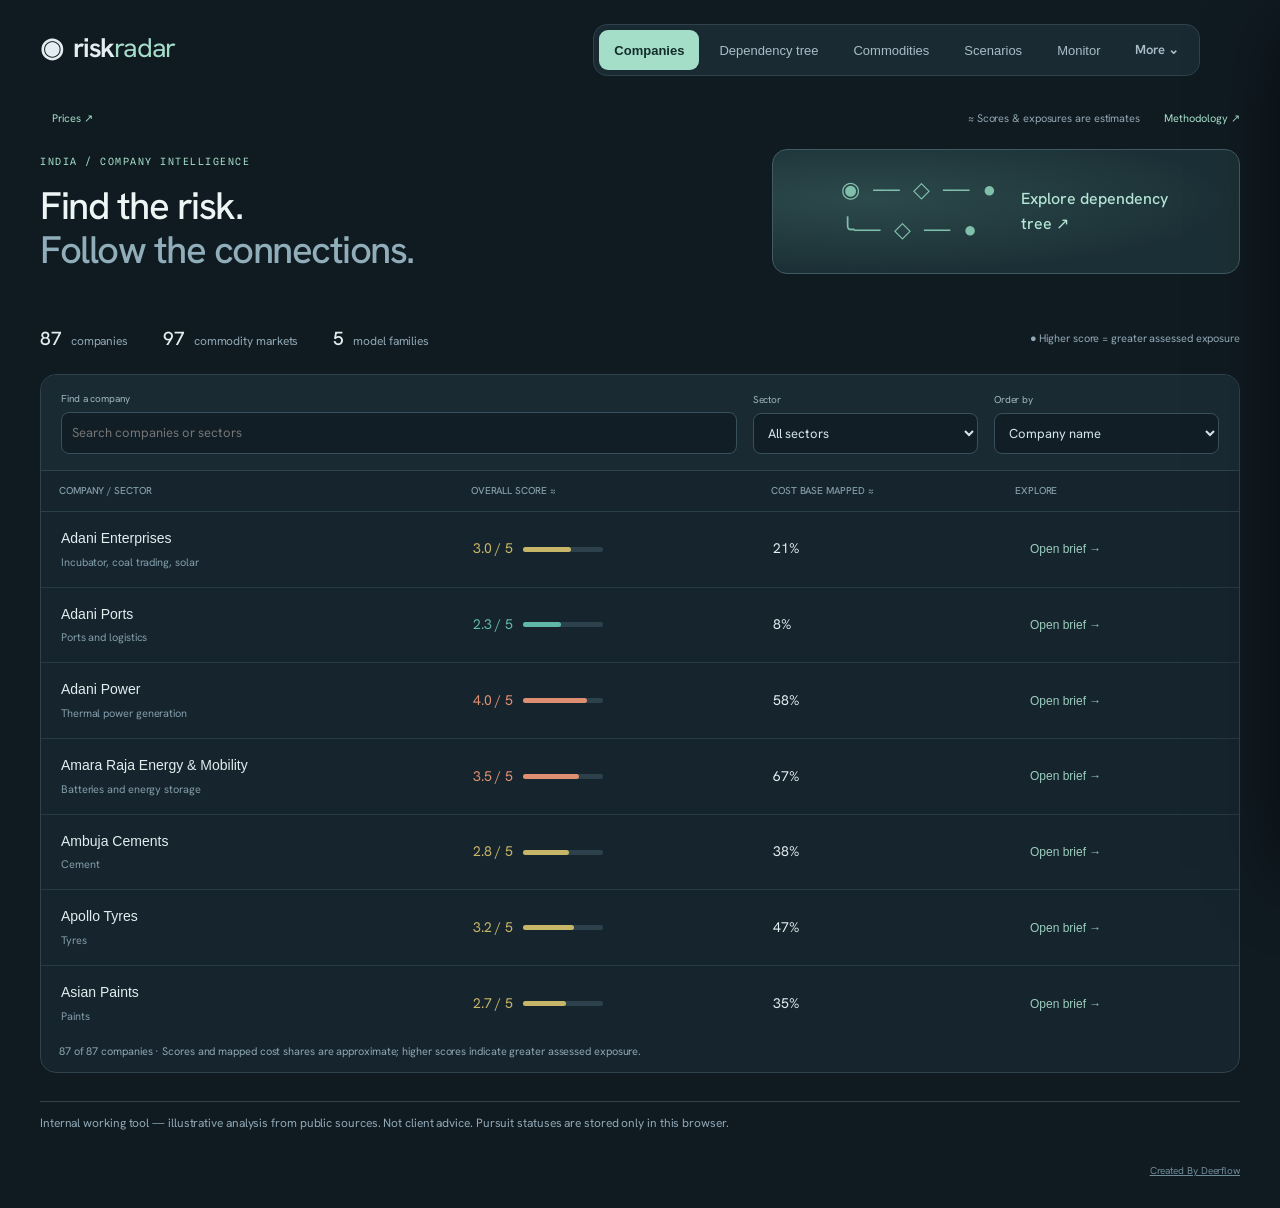
<file: index.html>
<!DOCTYPE html>
<html lang="en">
<head>
<meta charset="utf-8">
<meta name="viewport" content="width=device-width, initial-scale=1">
<title>Commodity &amp; Treasury Risk Radar — India</title>
<meta name="build" content="2026-09-07-engine-mcp-v19">
<link rel="icon" href="data:image/svg+xml,%3Csvg xmlns='http://www.w3.org/2000/svg' viewBox='0 0 100 100'%3E%3Ccircle cx='50' cy='50' r='44' fill='%23002FA7'/%3E%3Ccircle cx='50' cy='50' r='26' fill='none' stroke='white' stroke-width='7'/%3E%3Ccircle cx='50' cy='50' r='8' fill='white'/%3E%3C/svg%3E">
<link rel="preconnect" href="https://fonts.googleapis.com">
<link rel="preconnect" href="https://fonts.gstatic.com" crossorigin>
<link href="https://fonts.googleapis.com/css2?family=Instrument+Serif&family=Hanken+Grotesk:wght@400;500;600;700&family=Spline+Sans+Mono:wght@400;500;600&display=swap" rel="stylesheet">
<style>
:root{--bg:#faf9f5;--card:#ffffff;--ink:#1a1a19;--ink2:#52514e;--ink3:#898781;--line:rgba(0,0,0,.12);--accent:#185FA5;--red:#A32D2D;--redbg:#FCEBEB;--amber:#854F0B;--amberbg:#FAEEDA;--teal:#0F6E56;--tealbg:#E1F5EE}
@media(prefers-color-scheme:dark){:root{--bg:#1a1a19;--card:#242423;--ink:#f0efec;--ink2:#c3c2b7;--ink3:#898781;--line:rgba(255,255,255,.14);--accent:#85B7EB;--red:#F09595;--redbg:#501313;--amber:#FAC775;--amberbg:#412402;--teal:#9FE1CB;--tealbg:#04342C}}
*{box-sizing:border-box}
body{margin:0;background:var(--bg);color:var(--ink);font:15px/1.6 -apple-system,"Segoe UI",Roboto,sans-serif;padding:24px}
.wrap{max-width:960px;margin:0 auto}
h1{font-size:21px;font-weight:600;margin:0 0 2px}
h2{font-size:16px;font-weight:600;margin:26px 0 10px}
.sub{color:var(--ink3);font-size:13px;margin:0 0 20px}
.card{background:var(--card);border:1px solid var(--line);border-radius:12px;padding:16px 20px;margin:10px 0}
.grid{display:flex;flex-wrap:wrap;gap:8px;margin:12px 0}
.co{border:1px solid var(--line);border-radius:8px;padding:5px 12px;font-size:13px;cursor:pointer;background:var(--card);color:var(--ink)}
.co:hover{border-color:var(--accent)}
.co.on{border-color:var(--accent);color:var(--accent);font-weight:600}
.co .n{color:var(--ink3);font-weight:400;font-size:12px}
.badge{display:inline-block;font-size:12px;font-weight:600;padding:2px 10px;border-radius:6px;margin-left:8px;vertical-align:2px}
.b-urgent{background:var(--redbg);color:var(--red)}
.b-material{background:var(--amberbg);color:var(--amber)}
.b-watch{background:var(--tealbg);color:var(--teal)}
.b-none{background:var(--tealbg);color:var(--teal)}
.pill{display:inline-block;font-size:12px;border:1px solid var(--line);border-radius:6px;padding:2px 9px;margin:2px 4px 2px 0;color:var(--ink2)}
.lbl{font-size:12px;color:var(--ink3);text-transform:uppercase;letter-spacing:.04em;margin:14px 0 4px;font-weight:600}
.svc{border-left:3px solid var(--accent);padding:2px 0 2px 12px;margin:8px 0;font-size:14px}
ol,ul{margin:6px 0;padding-left:22px}
li{margin:6px 0}
a{color:var(--accent);word-break:break-all}
input[type=search]{width:100%;max-width:420px;padding:8px 12px;border:1px solid var(--line);border-radius:8px;background:var(--card);color:var(--ink);font-size:14px}
.meta{font-size:12px;color:var(--ink3)}
details{margin:8px 0}
summary{cursor:pointer;font-weight:600;font-size:14px}
.cite{font-size:12px;color:var(--ink3)}
.crow{display:flex;align-items:center;gap:10px;font-size:13px;margin:5px 0}
.crow .cn{width:150px;text-align:right}
.cbar{flex:1;height:10px;background:var(--bg);border:1px solid var(--line);border-radius:3px;overflow:hidden;max-width:180px}
.cbar span{display:block;height:100%;background:var(--accent)}
.tag{font-size:11px;font-weight:600;padding:1px 8px;border-radius:5px;white-space:nowrap}
.ptbl{display:flex;flex-wrap:wrap;gap:4px;margin:6px 0 2px}
.ptile{width:64px;height:52px;border:none;border-radius:8px;background:var(--card2);color:var(--ink);
  cursor:pointer;padding:4px 3px;display:flex;flex-direction:column;align-items:center;justify-content:center;
  line-height:1.1;transition:transform .12s,box-shadow .12s;border-left:3px solid transparent}
.ptile:hover{transform:translateY(-2px);box-shadow:0 6px 18px -8px rgba(16,16,19,.35)}
.ptile.on{outline:2px solid var(--accent);outline-offset:1px}
.ptile b{font-size:13px;font-weight:600;font-family:'Spline Sans Mono',monospace}
.ptile span{font-size:8.5px;color:var(--ink3);text-align:center;overflow:hidden;max-height:20px;margin-top:2px}
.pfam{display:flex;align-items:baseline;gap:8px;margin:14px 0 2px}
.pfam h4{margin:0;font-size:12px;font-weight:600;letter-spacing:.04em;text-transform:uppercase;color:var(--ink2)}
.pfam .n{font-size:11px;color:var(--ink3)}
.hbar{display:flex;height:20px;border-radius:5px;overflow:hidden;margin:4px 0 2px;max-width:520px}
.hbar span{display:block}
.sbar{display:flex;align-items:center;gap:8px;font-size:12px;margin:2px 0}
.sbar i{display:block;height:9px;border-radius:3px;background:var(--accent);opacity:.75;flex:none}
.sbar em{font-style:normal;color:var(--ink3);width:44px;text-align:right;font-family:'Spline Sans Mono',monospace}
.sbar u{text-decoration:none;flex:1;color:var(--ink2)}
.hedgecard{border-radius:10px;padding:12px 14px;margin:10px 0}
.tt{width:100%;border-collapse:collapse;font-size:12.5px}
.tt td{padding:5px 8px;border-top:1px solid var(--line);vertical-align:top}
.tt td:first-child{color:var(--ink3);white-space:nowrap;width:130px}
.mrow{display:flex;flex-wrap:wrap;gap:20px;margin:10px 0;font-size:13px;color:var(--ink2)}
.mrow b{color:var(--ink);font-weight:600;font-size:15px}
.cdot{display:inline-block;width:8px;height:8px;border-radius:2px;margin-right:7px;vertical-align:0}
.tabs{display:flex;gap:6px;flex-wrap:wrap;margin:18px 0 14px}
.tabbtn{border:1px solid var(--line);background:var(--card);color:var(--ink2);border-radius:8px;padding:6px 14px;font-size:13px;cursor:pointer;font-weight:600}
.tabbtn.on{color:var(--accent);border-color:var(--accent)}
.kpis{display:grid;grid-template-columns:repeat(auto-fit,minmax(140px,1fr));gap:10px;margin:12px 0}
.kpi{background:var(--card);border:1px solid var(--line);border-radius:10px;padding:12px 14px}
.kpi b{font-size:22px;font-weight:600;display:block}
.kpi span{font-size:12px;color:var(--ink3)}
table.t{width:100%;border-collapse:collapse;font-size:13px}
.t th{text-align:left;color:var(--ink3);font-size:12px;font-weight:600;padding:6px 8px;border-bottom:1px solid var(--line)}
.t td{padding:7px 8px;border-bottom:1px solid var(--line);vertical-align:top}
.t tr[data-go]{cursor:pointer}
.t tr[data-go]:hover td{background:var(--bg)}
select.st{padding:3px 6px;border:1px solid var(--line);border-radius:6px;background:var(--card);color:var(--ink);font-size:12px}
body{-webkit-font-smoothing:antialiased}
h1{letter-spacing:-0.015em}
.tabs{position:sticky;top:0;z-index:30;background:var(--bg);padding:10px 0;margin:14px 0 16px;border-bottom:1px solid var(--line)}
.tabbtn{transition:color .15s,border-color .15s}
.tabbtn:hover{border-color:var(--accent);color:var(--accent)}
.co{transition:border-color .15s,transform .12s,box-shadow .12s}
.co:hover{transform:translateY(-1px);box-shadow:0 2px 8px rgba(0,0,0,.10)}
.hub{transition:background .15s}
.card{box-shadow:0 1px 2px rgba(0,0,0,.05)}
button:focus-visible,select:focus-visible,input:focus-visible{outline:2px solid var(--accent);outline-offset:2px}
.kpi b{font-variant-numeric:tabular-nums}
.kcap{font-size:11.5px;color:var(--ink3);margin-top:4px;line-height:1.45}
.cbar span{border-radius:3px}
a{cursor:pointer}
@media print{body.brief .wrap>*:not(#tab-companies){display:none!important}body.brief #tab-companies>*:not(#panel){display:none!important}body{background:#fff}.no-print{display:none!important}}
:root{--bg:#FFFFFF;--card:#F5F5F3;--card2:#EBEBE8;--ink:#101013;--ink2:#43434A;--ink3:#6B6B72;--line:rgba(16,16,19,.08);--accent:#002FA7;--redbg:#F7E9E6;--red:#A63A22;--amberbg:#F3ECDC;--amber:#7D591A;--tealbg:#E4EFE8;--teal:#1E5F43}
@media(prefers-color-scheme:dark){:root{--bg:#0A0A0C;--card:#151518;--card2:#1E1E22;--ink:#F2F2F0;--ink2:#C0C0C6;--ink3:#9C9CA3;--line:rgba(242,242,240,.09);--accent:#6787FF;--redbg:#2A1410;--red:#F0937E;--amberbg:#251C0B;--amber:#E3B562;--tealbg:#0E241B;--teal:#82CDA6}}
body{font-family:'Inter',-apple-system,'Segoe UI',Roboto,sans-serif;padding:36px 40px;font-size:14.5px}
h1{font-size:26px;font-weight:700;letter-spacing:-0.03em;text-wrap:balance}
h2{font-size:11px;font-weight:600;letter-spacing:.1em;text-transform:uppercase;color:var(--ink3);margin:36px 0 14px}
.sub{font-size:13px;max-width:72ch}
.card{border:none;border-radius:16px;box-shadow:none;padding:22px 26px;margin:14px 0}
.kpi{border:none;border-radius:16px;padding:18px 20px;cursor:pointer;transition:transform .15s cubic-bezier(.22,1,.36,1),box-shadow .15s cubic-bezier(.22,1,.36,1)}
.kpi:hover{transform:scale(1.01);box-shadow:0 10px 32px -14px rgba(16,16,19,.22)}
.kpi b{font-size:34px;font-weight:700;letter-spacing:-0.025em}
.kpi span{text-transform:uppercase;letter-spacing:.08em;font-size:10px;font-weight:600}
.lbl{text-transform:uppercase;letter-spacing:.1em;font-size:10px;font-weight:600}
.mrow b{font-size:22px;letter-spacing:-0.015em}
.co{border:none;background:var(--card);border-radius:10px;padding:7px 14px;transition:transform .15s,box-shadow .15s,background .15s}
.co:hover{transform:translateY(-1px) scale(1.01);box-shadow:0 6px 20px -10px rgba(16,16,19,.28)}
.co.on{background:var(--accent);color:#fff;font-weight:600}
.pill{border:none;background:var(--card2)}
.tag{border:none}
.cbar{border:none;background:var(--card2)}
input[type=search]{border:none;background:var(--card);border-radius:10px;padding:10px 14px}
select.st{border:none;background:var(--card2)}
.t th{border-bottom:1px solid var(--line);text-transform:uppercase;letter-spacing:.07em;font-size:10px}
.svc{border-left:none;border-radius:10px;background:var(--card2);padding:9px 14px;margin:8px 0;font-size:13.5px}
.svc::before{content:"→ ";color:var(--accent);font-weight:700}
.badge{border-radius:7px}
.ghost{font-size:12px;font-weight:500;padding:6px 13px;border:none;border-radius:9px;background:var(--card2);color:var(--ink2);cursor:pointer;transition:background .15s,color .15s}
.ghost:hover{background:var(--accent);color:#fff}
.tabs{position:fixed;top:0;left:0;bottom:0;width:198px;flex-direction:column;gap:2px;padding:118px 14px 20px;margin:0;border-bottom:none;border-right:1px solid var(--line);background:var(--bg);z-index:40;overflow-y:auto}
.tabbtn{border:none;background:transparent;text-align:left;border-radius:9px;padding:8px 12px;color:var(--ink2);font-weight:500}
.tabbtn:hover{background:var(--card);color:var(--ink)}
.tabs .tabbtn.on{background:var(--card);color:var(--accent);font-weight:600}
.wrap{margin-left:222px;max-width:1010px}
.brand{position:fixed;top:20px;left:26px;z-index:41;width:170px;font-weight:700;font-size:14px;letter-spacing:-0.02em;display:flex;flex-direction:column;gap:7px;color:var(--ink)}
.brand .brow{display:flex;gap:6px;align-items:center;flex-wrap:wrap}
.kbd{font-size:10.5px;color:var(--ink3);border:1px solid var(--line);border-radius:6px;padding:2px 8px;cursor:pointer;background:var(--card);font-weight:500;align-self:flex-start}
#evb .tabbtn,.card .tabbtn{background:var(--card2);border-radius:999px;padding:6px 15px;text-align:center}
#evb .tabbtn.on,.card .tabbtn:hover,#evb .tabbtn:hover{background:var(--accent);color:#fff;box-shadow:none}
#cmdk{position:fixed;inset:0;background:rgba(10,10,14,.45);display:none;z-index:100;align-items:flex-start;justify-content:center;padding-top:13vh}
#cmdk.open{display:flex}
.cmdbox{width:580px;max-width:92vw;background:var(--bg);border-radius:16px;box-shadow:0 30px 90px -18px rgba(0,0,0,.4);overflow:hidden}
.cmdbox input{width:100%;border:none;background:transparent;padding:17px 22px;font-size:15px;color:var(--ink);outline:none;font-family:inherit}
.cmdlist{max-height:330px;overflow:auto;border-top:1px solid var(--line);padding:7px}
.cmditem{padding:10px 15px;border-radius:9px;font-size:13.5px;display:flex;gap:10px;align-items:baseline;cursor:pointer;color:var(--ink)}
.cmditem .k{color:var(--ink3);font-size:10px;margin-left:auto;text-transform:uppercase;letter-spacing:.07em}
.cmditem.sel,.cmditem:hover{background:var(--card)}
@media(max-width:920px){.tabs{position:sticky;top:0;left:auto;right:auto;bottom:auto;flex-direction:row;width:auto;border-right:none;border-bottom:1px solid var(--line);padding:10px 0;overflow-x:auto}.wrap{margin-left:0}.brand{display:none}body{padding:20px}}
@media print{.wrap{margin-left:0}.brand,#cmdk{display:none!important}}
@media(prefers-reduced-motion:reduce){*{transition-duration:.01ms!important;animation-duration:.01ms!important}}
:root{--bg:#0B100E;--card:#141B17;--card2:#1C2521;--ink:#ECEAE1;--ink2:#BCBFB3;--ink3:#8E948A;--line:rgba(236,234,225,.09);--accent:#5D8BFF;--redbg:#2B1512;--red:#F49380;--amberbg:#271F0C;--amber:#E8BC66;--tealbg:#10251C;--teal:#86D0A8}
body{font-family:'Spline Sans Mono',ui-monospace,'Cascadia Code',monospace;font-size:13.5px;letter-spacing:-0.006em}
.sub,.kcap,.meta,p{font-family:'Hanken Grotesk','Spline Sans Mono',sans-serif}
body::before{content:"";position:fixed;inset:0;pointer-events:none;z-index:0;background:radial-gradient(900px 520px at 12% -8%,rgba(93,139,255,.08),transparent 60%),repeating-linear-gradient(0deg,rgba(236,234,225,.013) 0 1px,transparent 1px 3px)}
.wrap{position:relative;z-index:1}
h1{font-family:'Instrument Serif',Georgia,serif;font-weight:400;font-size:36px;letter-spacing:0}
.brand{font-family:'Instrument Serif',Georgia,serif;font-weight:400;font-size:20px}
.kpi b,.mrow b{font-family:'Spline Sans Mono',ui-monospace,monospace;font-weight:600}
.kpi b{font-size:29px;letter-spacing:-0.02em}
.kbd,.cmditem .k{font-family:'Spline Sans Mono',ui-monospace,monospace}
.tabs{border-right-color:var(--line)}
::selection{background:var(--accent);color:#fff}
::-webkit-scrollbar{width:10px;height:10px}
::-webkit-scrollbar-thumb{background:var(--card2);border-radius:6px}
::-webkit-scrollbar-track{background:transparent}
@keyframes rise{from{opacity:0;transform:translateY(10px)}to{opacity:1;transform:none}}
h1{animation:rise .45s cubic-bezier(.22,1,.36,1) backwards}
.kpi{animation:rise .5s cubic-bezier(.22,1,.36,1) backwards}
.kpis .kpi:nth-child(1){animation-delay:.04s}.kpis .kpi:nth-child(2){animation-delay:.09s}.kpis .kpi:nth-child(3){animation-delay:.14s}.kpis .kpi:nth-child(4){animation-delay:.19s}.kpis .kpi:nth-child(5){animation-delay:.24s}.kpis .kpi:nth-child(6){animation-delay:.29s}
.tabs .tabbtn{animation:rise .4s cubic-bezier(.22,1,.36,1) backwards}
.tabs .tabbtn:nth-child(1){animation-delay:.02s}.tabs .tabbtn:nth-child(2){animation-delay:.05s}.tabs .tabbtn:nth-child(3){animation-delay:.08s}.tabs .tabbtn:nth-child(4){animation-delay:.11s}.tabs .tabbtn:nth-child(5){animation-delay:.14s}.tabs .tabbtn:nth-child(6){animation-delay:.17s}.tabs .tabbtn:nth-child(7){animation-delay:.2s}.tabs .tabbtn:nth-child(8){animation-delay:.23s}.tabs .tabbtn:nth-child(9){animation-delay:.26s}
@media print{:root{--bg:#fff;--card:#F5F5F3;--card2:#EBEBE8;--ink:#101013;--ink2:#43434A;--ink3:#6B6B72;--line:rgba(16,16,19,.1);--accent:#002FA7;--redbg:#F7E9E6;--red:#A63A22;--amberbg:#F3ECDC;--amber:#7D591A;--tealbg:#E4EFE8;--teal:#1E5F43}body::before{display:none}}
input[type=range]{-webkit-appearance:none;appearance:none;height:22px;background:transparent;cursor:pointer}
input[type=range]::-webkit-slider-runnable-track{height:4px;border-radius:3px;background:var(--card2)}
input[type=range]::-moz-range-track{height:4px;border-radius:3px;background:var(--card2)}
input[type=range]::-webkit-slider-thumb{-webkit-appearance:none;appearance:none;width:16px;height:16px;border-radius:50%;background:var(--accent);margin-top:-6px;box-shadow:0 0 0 4px color-mix(in srgb,var(--accent) 18%,transparent);transition:box-shadow .15s}
input[type=range]::-moz-range-thumb{width:16px;height:16px;border:none;border-radius:50%;background:var(--accent);box-shadow:0 0 0 4px color-mix(in srgb,var(--accent) 18%,transparent)}
input[type=range]:hover::-webkit-slider-thumb{box-shadow:0 0 0 6px color-mix(in srgb,var(--accent) 24%,transparent)}
input[type=range]:active::-webkit-slider-thumb{box-shadow:0 0 0 8px color-mix(in srgb,var(--accent) 28%,transparent)}
/* Editorial theme — units.gr-inspired bright minimalism: true off-white, charcoal ink, generous air, one confident accent */
body.editorial{--bg:#FBFBFA;--card:#F3F3F1;--card2:#EAEAE7;--ink:#16171A;--ink2:#54555B;--ink3:#87888E;--line:rgba(20,22,26,.09);--accent:#1B3BB3;--redbg:#F7E9E6;--red:#A3341C;--amberbg:#F3ECDA;--amber:#7A5410;--tealbg:#E2EFE7;--teal:#1B5E40}
body.editorial::before{background:radial-gradient(760px 440px at 88% -6%,rgba(27,59,179,.05),transparent 62%)}
body.editorial h1{letter-spacing:-0.035em}
body.editorial .card{box-shadow:0 1px 2px rgba(16,16,19,.05)}
body.editorial ::selection{background:var(--accent);color:#fff}
.themebtn{font-family:'Spline Sans Mono',ui-monospace,monospace;font-size:10px;letter-spacing:.06em;color:var(--ink3);border:1px solid var(--line);border-radius:6px;padding:3px 9px;cursor:pointer;background:var(--card);text-transform:uppercase}
.themebtn:hover{color:var(--accent);border-color:var(--accent)}
body.client .bd{display:none!important}
/* Per-tab hue, glass surfaces, hero cover art */
:root{--th:#5D8BFF}
#tabhero{position:relative;border-radius:16px;overflow:hidden;padding:24px 28px;margin:0 0 24px;min-height:96px;display:flex;flex-direction:column;justify-content:center;background:linear-gradient(115deg,color-mix(in srgb,var(--th) 20%,transparent),transparent 60%),color-mix(in srgb,var(--card) 82%,transparent);backdrop-filter:blur(10px);-webkit-backdrop-filter:blur(10px);animation:rise .5s cubic-bezier(.22,1,.36,1) backwards}
#tabhero .ht{font-family:'Instrument Serif',Georgia,serif;font-size:29px;line-height:1.05;position:relative;z-index:1;color:var(--ink)}
#tabhero .hs{font-family:'Hanken Grotesk',sans-serif;font-size:13px;color:var(--ink2);position:relative;z-index:1;max-width:62ch;margin-top:5px}
#tabhero .hmotif{position:absolute;right:0;top:0;bottom:0;width:44%;z-index:0;pointer-events:none;mask-image:linear-gradient(90deg,transparent,#000 55%);-webkit-mask-image:linear-gradient(90deg,transparent,#000 55%)}
.tabs{background:color-mix(in srgb,var(--bg) 66%,transparent);backdrop-filter:blur(18px) saturate(1.5);-webkit-backdrop-filter:blur(18px) saturate(1.5)}
.tabs .tabbtn.on{background:color-mix(in srgb,var(--th) 15%,transparent);color:var(--th);box-shadow:inset 2px 0 0 var(--th);font-weight:600}
.card{background:color-mix(in srgb,var(--card) 76%,transparent);backdrop-filter:blur(9px);-webkit-backdrop-filter:blur(9px)}
.kpi{background:color-mix(in srgb,var(--card) 72%,transparent);backdrop-filter:blur(9px);-webkit-backdrop-filter:blur(9px)}
.kpi:hover{box-shadow:0 12px 34px -14px color-mix(in srgb,var(--th) 55%,transparent)}
.pill{background:color-mix(in srgb,var(--card2) 68%,transparent);backdrop-filter:blur(6px);-webkit-backdrop-filter:blur(6px)}
#evb .tabbtn,.card .tabbtn{background:color-mix(in srgb,var(--card2) 64%,transparent);backdrop-filter:blur(6px);-webkit-backdrop-filter:blur(6px)}
#evb .tabbtn.on{background:var(--accent);color:#fff}
h2{color:var(--th)}
#live{box-shadow:inset 0 2px 0 color-mix(in srgb,var(--th) 50%,transparent)}
.cmdbox{background:color-mix(in srgb,var(--bg) 82%,transparent);backdrop-filter:blur(22px) saturate(1.5);-webkit-backdrop-filter:blur(22px) saturate(1.5)}
@media(max-width:920px){.tabs{backdrop-filter:blur(12px)}#tabhero .hmotif{display:none}}
/* Cockpit v1 — personas, priority risks, exposure heatmap, drawer, brief modal */
.persona{display:inline-flex;gap:2px;background:var(--card2);border-radius:9px;padding:3px}
.persona button{font-family:'Spline Sans Mono',ui-monospace,monospace;font-size:10.5px;letter-spacing:.04em;text-transform:uppercase;border:none;background:transparent;color:var(--ink3);padding:5px 11px;border-radius:7px;cursor:pointer;transition:background .15s,color .15s}
.persona button.on{background:var(--accent);color:#fff;font-weight:600}
.rk{background:color-mix(in srgb,var(--card) 76%,transparent);border-radius:14px;padding:16px 18px;cursor:pointer;transition:transform .15s,box-shadow .15s;position:relative;overflow:hidden}
.rk:hover{transform:translateY(-2px);box-shadow:0 14px 40px -18px rgba(0,0,0,.4)}
.rk::before{content:"";position:absolute;left:0;top:0;bottom:0;width:4px;background:var(--sv)}
.rk .rkt{font-size:15px;font-weight:600;color:var(--ink);line-height:1.25;font-family:'Spline Sans Mono',ui-monospace,monospace}
.chip{display:inline-flex;align-items:center;gap:4px;font-family:'Spline Sans Mono',ui-monospace,monospace;font-size:10px;font-weight:600;letter-spacing:.04em;text-transform:uppercase;padding:2px 8px;border-radius:6px}
.sev5{background:var(--redbg);color:var(--red)}.sev4{background:color-mix(in srgb,var(--red) 16%,transparent);color:var(--red)}.sev3{background:var(--amberbg);color:var(--amber)}.sev2{background:var(--tealbg);color:var(--teal)}.sev1{background:var(--card2);color:var(--ink3)}
.lab{font-family:'Spline Sans Mono',ui-monospace,monospace;font-size:9.5px;letter-spacing:.11em;text-transform:uppercase;color:var(--ink3);font-weight:600}
.hx{border-collapse:separate;border-spacing:3px;font-size:11px}
.hx th{font-weight:500;color:var(--ink3);font-size:10px;padding:3px;text-align:center;white-space:nowrap}
.hx th.rw{text-align:right;padding-right:8px;max-width:130px}
.hx td{width:52px;height:34px;text-align:center;border-radius:6px;cursor:pointer;font-family:'Spline Sans Mono',monospace;font-weight:600;font-size:11px;transition:transform .12s,outline .12s;position:relative}
.hx td:hover{transform:scale(1.08);outline:2px solid var(--ink);z-index:2}
.hx td .cnt{font-size:8.5px;opacity:.72;font-weight:400}
.oc{background:color-mix(in srgb,var(--card) 76%,transparent);border-radius:14px;padding:15px 17px;cursor:pointer;transition:transform .15s,box-shadow .15s}
.oc:hover{transform:translateY(-2px);box-shadow:0 12px 34px -16px color-mix(in srgb,var(--th) 60%,transparent)}
#scrim{position:fixed;inset:0;background:rgba(6,8,7,.5);z-index:90;display:none;backdrop-filter:blur(3px)}
#scrim.open{display:block}
.drawer{position:fixed;top:0;right:0;bottom:0;width:560px;max-width:94vw;background:color-mix(in srgb,var(--bg) 94%,transparent);backdrop-filter:blur(24px) saturate(1.4);-webkit-backdrop-filter:blur(24px) saturate(1.4);z-index:95;box-shadow:-24px 0 70px -30px rgba(0,0,0,.6);transform:translateX(100%);transition:transform .32s cubic-bezier(.22,1,.36,1);overflow-y:auto;padding:28px 30px}
.drawer.open{transform:none}
.drawer h3{font-family:'Instrument Serif',Georgia,serif;font-weight:400;font-size:25px;margin:0 0 2px;color:var(--ink)}
.dsect{margin:18px 0 0}
.dsect>.lab{display:block;margin-bottom:7px}
.path{display:flex;align-items:center;gap:7px;flex-wrap:wrap;font-size:12.5px}
.path .node{background:var(--card2);border-radius:7px;padding:4px 10px;font-family:'Spline Sans Mono',monospace}
.path .ar{color:var(--th);font-weight:700}
.ev{background:var(--card);border-radius:10px;padding:11px 13px;margin:7px 0;font-size:12.5px}
.ev .evh{display:flex;gap:8px;align-items:center;margin-bottom:4px;flex-wrap:wrap}
.act{background:var(--card);border-radius:10px;padding:11px 13px;margin:7px 0}
.act .acth{font-weight:600;font-size:13.5px;font-family:'Spline Sans Mono',monospace;color:var(--ink)}
.actmeta{display:flex;gap:14px;flex-wrap:wrap;font-size:11px;color:var(--ink3);margin-top:5px}
.actmeta b{color:var(--ink2);font-weight:600}
.btn{font-family:'Spline Sans Mono',ui-monospace,monospace;font-size:11.5px;font-weight:600;letter-spacing:.03em;border:none;border-radius:9px;padding:9px 15px;cursor:pointer;transition:transform .12s,box-shadow .15s}
.btn.pri{background:var(--accent);color:#fff}.btn.pri:hover{transform:translateY(-1px);box-shadow:0 8px 22px -10px var(--accent)}
.btn.sec{background:var(--card2);color:var(--ink2)}.btn.sec:hover{color:var(--accent)}
.modal{position:fixed;inset:0;z-index:100;display:none;align-items:flex-start;justify-content:center;padding:6vh 16px;background:rgba(6,8,7,.55);backdrop-filter:blur(4px);overflow-y:auto}
.modal.open{display:flex}
.mbox{width:760px;max-width:96vw;background:var(--bg);border-radius:16px;box-shadow:0 40px 100px -30px rgba(0,0,0,.6);overflow:hidden}
.mbox .mh{display:flex;align-items:center;gap:10px;padding:16px 22px;border-bottom:1px solid var(--line)}
.mbody{padding:8px 26px 22px;max-height:66vh;overflow-y:auto}
.mbody h4{font-family:'Spline Sans Mono',monospace;font-size:11px;letter-spacing:.09em;text-transform:uppercase;color:var(--th);margin:18px 0 5px}
.mbody p,.mbody li{font-family:'Hanken Grotesk',sans-serif;font-size:13.5px;line-height:1.6;color:var(--ink2)}
.mbody .doc-h1{font-family:'Instrument Serif',Georgia,serif;font-size:26px;color:var(--ink);margin:6px 0 2px}
@media(max-width:920px){.drawer{width:100%;padding:22px}}
</style>
<link rel="stylesheet" href="app/radar-workbench.css">
</head>
<body>
<div class="brand no-print"><span>Risk Radar</span><span class="brow"><button class="kbd" onclick="cmdOpen()" title="Open command menu">Ctrl K</button><button class="themebtn" id="themebtn" onclick="toggleTheme()" title="Switch visual theme">Terminal</button><button class="themebtn" id="clientbtn" onclick="toggleClient()" title="Client-safe mode hides the pipeline, pursuit statuses, talking points and rival activity">Internal</button></span></div>
<div class="wrap">
<div style="display:flex;justify-content:space-between;align-items:flex-start;gap:16px;flex-wrap:wrap">
  <div>
    <h1>Risk Radar</h1>
    <p class="sub" style="margin:2px 0 0">Commodity and treasury research for India large caps. Public sources and labelled research assumptions.</p>
  </div>
  <div class="no-print" style="display:flex;flex-direction:column;align-items:flex-end;gap:7px">
    <div class="persona" id="persona">
      <button data-persona="partner" class="on">Partner</button>
      <button data-persona="director">Director</button>
      <button data-persona="analyst">Analyst</button>
      <button data-persona="treasury">Treasury</button>
      <button data-persona="commodity">Commodity</button>
    </div>
    <span class="lab" id="lastupd">updated —</span>
  </div>
</div>

<div class="card" id="live">
  <div style="font-weight:600">Live market tracking <span class="meta" id="livestatus">connecting…</span></div>
  <div class="mrow" id="liverates"></div>
  <div id="livesignal" style="font-size:13px;color:var(--ink2)"></div>
</div>

<div class="tabs no-print">
  <button class="tabbtn on" data-tab="cockpit">Cockpit</button>
  <button class="tabbtn" data-tab="models">Model lab</button>
  <button class="tabbtn" data-tab="companies">Who is exposed</button>
  <button class="tabbtn" data-tab="deepdive">Company deep dive</button>
  <button class="tabbtn" data-tab="scenarios">Stress lab</button>
  <button class="tabbtn" data-tab="commodities">Commodity map</button>
  <button class="tabbtn bd" data-tab="pipeline">Advisory pipeline</button>
  <button class="tabbtn" data-tab="calendar">Deadlines</button>
  <button class="tabbtn" data-tab="overview">Risk landscape</button>
  <button class="tabbtn bd" data-tab="cycles">Evidence log</button>
  <button class="tabbtn" data-tab="methodology">Methodology</button>
</div>

<div id="tabhero" class="no-print"></div>

<div id="tab-cockpit">
  <div class="kpis" id="ckHero"></div>
  <div id="ckThresholds" style="margin:2px 0 4px"></div>
  <div id="ckBody"></div>
</div>

<div id="tab-models" style="display:none">
  <div style="display:flex;gap:12px;align-items:center;flex-wrap:wrap;margin:0 0 14px">
    <label class="lab">Risk item</label>
    <select id="mdlsel" style="min-width:280px;padding:8px 12px;border:none;border-radius:10px;background:var(--card);color:var(--ink);font-size:14px"></select>
    <span class="lab" id="mdlregime"></span>
  </div>
  <div id="mdltabs" style="display:flex;gap:6px;flex-wrap:wrap;margin:0 0 14px"></div>
  <div id="mdlbody"></div>
</div>

<div id="tab-overview" style="display:none">
  <p class="sub" id="firsttime" style="margin:0 0 10px;display:none">First time here? <a onclick="tab('methodology')">Open the 60-second reader's guide</a> — every term, color, and policy explained in plain English. <span class="lab" style="cursor:pointer" onclick="document.getElementById('firsttime').style.display='none';try{localStorage.setItem('tpm-seen','1')}catch(e){}">dismiss ✕</span></p>
  <div class="kpis" id="kpis"></div>
  <div id="gradestrip"></div>
  <h2>Risk landscape</h2>
  <div class="card" style="overflow-x:auto" id="quad"></div>
  <h2 class="bd">Priority targets</h2>
  <div class="card bd" style="overflow-x:auto"><table class="t" id="toptargets"></table></div>
  <h2>Next hard dates</h2>
  <div class="card" id="minical"></div>
</div>

<div id="tab-companies" style="display:none">
<p class="sub" style="margin-bottom:10px">Colored square = overall balanced risk across six lenses · badge = policy impact status from the latest cycle. Click a company for its full brief.</p>
<input type="search" id="q" placeholder="Filter companies — Titan, Tata Steel, HUL…">
<div class="grid" id="cogrid"></div>

<h2 style="margin-top:26px">Hedgeability matrix — what can actually be covered</h2>
<p class="sub" style="margin-bottom:10px">Every company's cost base crossed with whether an instrument exists for each input. Ranked by the share with <b>no market instrument at all</b> — the part of the risk that has to be managed by contract, inventory and sourcing rather than by treasury. Sorting by this rather than by exposure size surfaces a different, and usually more actionable, set of names. Click a row for the full brief.</p>
<div class="card" id="hedgetbl" style="overflow-x:auto"></div>

<div id="panel"></div>
</div>

<div id="tab-deepdive" style="display:none">
  <h2>Company deep dive</h2>
  <p class="sub" style="margin-bottom:10px">One company end to end: supply chain traced to source, product vulnerability, current policy exposure, and shock sensitivity.</p>
  <div style="margin:0 0 12px"><select id="ddsel" style="min-width:260px;padding:8px 12px;border:none;border-radius:10px;background:var(--card);color:var(--ink);font-size:14px"></select></div>
  <div id="ddout"></div>
</div>

<div id="tab-scenarios" style="display:none">
  <h2>Stress lab</h2>
  <p class="sub" style="margin-bottom:18px">Stack real events, then fine-tune with custom dials in either direction. Company margin impact applies sector-specific cost pass-through (editable below), not a flat rate. <b style="color:var(--ink2)">Modelled estimate, not a forecast.</b></p>
  <div class="lbl">Preset events — click to stack, combine as many as you like</div>
  <div id="evb" style="display:flex;flex-wrap:wrap;gap:7px;margin:10px 0 6px"></div>
  <div style="display:flex;gap:8px;flex-wrap:wrap;margin:12px 0 2px">
    <button class="ghost" onclick="scReset()">Reset all</button>
    <button class="ghost" onclick="scClearManual()">Clear custom dials</button>
  </div>
  <p id="evd" class="sub" style="margin:8px 0 22px;min-height:20px"></p>
  <div class="lbl">Custom shock dials — drag to override a preset or add your own</div>
  <div class="card" id="scdials" style="margin:10px 0 22px"></div>
  <div class="lbl">Assumption editor — how the shock hits margin</div>
  <div class="card" id="scassume" style="margin:10px 0 22px"></div>
  <div class="lbl">Saved configurations — freeze this shock + assumptions as a scoreable risk item</div>
  <div class="card" id="sccfg" style="margin:10px 0 22px">
    <div style="display:flex;gap:8px;flex-wrap:wrap;align-items:center">
      <input id="cfgname" type="text" placeholder="Name this configuration (e.g. FY27 budget stress)" style="flex:1;min-width:220px;padding:8px 12px;border:none;border-radius:10px;background:var(--card2);color:var(--ink);font-size:13px">
      <button class="btn pri" onclick="saveConfig()">Save configuration</button>
    </div>
    <div id="cfglist" style="margin-top:12px"></div>
  </div>
  <div class="lbl">Combined direct shock applied</div>
  <div id="evchips" style="display:flex;flex-wrap:wrap;gap:7px;margin:10px 0 26px;min-height:26px"></div>
  <h2 style="font-size:15px">Company margin impact — after pass-through, hedge & inventory</h2>
  <div class="card" id="evimp"></div>
  <h2 style="font-size:15px">Most exposed products</h2>
  <div class="card" id="evprod"></div>
</div>

<div id="tab-commodities" style="display:none">
  <h2>Commodity map — 97 markets, 10 families</h2>
  <p class="sub" style="margin-bottom:10px">Every market an Indian corporate cost base touches, broken down the way a commodity handbook does it — what it is, who supplies it, how it trades — plus the layer a handbook leaves out: <b>whether an Indian client can hedge it at all</b>, on which venue, in which currency, and what basis they inherit if they try. Tap any tile for the full profile.</p>
  <div class="card">
    <div style="display:flex;gap:14px;align-items:center;flex-wrap:wrap;font-size:12.5px;margin-bottom:2px">
      <span class="lbl" style="margin:0">Colour tiles by</span>
      <label style="cursor:pointer"><input type="radio" name="ptmode" value="hedge" checked onchange="ptMode(this.value)"> hedgeability</label>
      <label style="cursor:pointer"><input type="radio" name="ptmode" value="conc" onchange="ptMode(this.value)"> supply concentration</label>
      <label style="cursor:pointer"><input type="radio" name="ptmode" value="dep" onchange="ptMode(this.value)"> India import dependence</label>
      <label style="cursor:pointer"><input type="radio" name="ptmode" value="exp" onchange="ptMode(this.value)"> exposed companies</label>
      <span style="flex:1"></span>
      <input type="search" id="pq" placeholder="Filter — copper, jet fuel, urea…" style="padding:6px 10px;border:none;border-radius:8px;background:var(--card2);color:var(--ink);font-size:12.5px;min-width:180px">
    </div>
    <div id="ptlegend" class="meta" style="margin:4px 0 0"></div>
    <div id="ptable"></div>
  </div>
  <div class="card" id="comdetail"></div>
  <h2 style="margin-top:22px">Deep-tier supply chain — sector pilot</h2>
  <div style="display:flex;gap:12px;align-items:center;flex-wrap:wrap;margin:0 0 10px">
    <select id="sankeysel" style="min-width:260px;padding:8px 12px;border:none;border-radius:10px;background:var(--card);color:var(--ink);font-size:13.5px">
      <option value="chips">Semiconductors — machines that make the machines</option>
      <option value="steel">Steel — ore &amp; coking coal to construction</option>
      <option value="energy">Oil &amp; gas — crude sources to end demand</option>
      <option value="pharma">Pharma — China KSMs to global generics</option>
      <option value="battery">EV &amp; battery — mines to vehicles</option>
      <option value="gold">Gold &amp; jewellery — mines to weddings</option>
    </select>
    <span class="lab">six sectors · same template</span>
  </div>
  <div class="card" id="sankeybox" style="overflow-x:auto"></div>
  <div class="card" id="corrbox" style="overflow-x:auto"></div>
</div>


<div id="tab-pipeline" class="bd" style="display:none">
  <h2>Engagement pipeline</h2>
  <p class="sub" style="margin-bottom:10px">Opportunities generated by the service-mapper agent from the latest cycle. Pursuit status is saved locally in this browser and survives regeneration.</p>
  <div class="card" style="overflow-x:auto"><table class="t" id="pipetable"></table></div>
</div>

<div id="tab-calendar" style="display:none">
  <h2>Regulatory calendar</h2>
  <p class="sub" style="margin-bottom:10px">Hard dates from official documents; countdowns computed live each time the file opens.</p>
  <div class="card" style="overflow-x:auto" id="caltl"></div>
  <div class="card" style="overflow-x:auto"><table class="t" id="caltable"></table></div>
</div>

<div id="tab-cycles" class="bd" style="display:none">
<h2>Cycle reports</h2>
<div id="cycles"></div>
</div>

<div id="tab-methodology" style="display:none">
  <h2>Methodology and reader's guide</h2>

  <div class="card">
    <div style="font-weight:600;margin-bottom:6px">The 60-second tour</div>
    <p style="font-size:14px;margin:4px 0">This product answers: <b>what changed, who is exposed, how bad it gets under stress, what breached, and what to do next.</b> Suggested path: start on <b>Cockpit</b> (top movers, priority risks, breaches), switch persona to reframe it, click any risk for the drill-down drawer, then open the <b>Stress lab</b> to combine shocks and edit pass-through assumptions.</p>
    <details><summary>What each tab does</summary><ul style="font-size:14px">
      <li><b>Cockpit</b> — the workbench: top movers, composite-scored priority risks, exposure map, concentration and breach queues, and the output center. Reorders by persona.</li>
      <li><b>Who is exposed</b> — every company's full brief: composite risk scores, commodity dependencies, products, weaknesses, and policy impacts.</li>
      <li><b>Company deep dive</b> — one company end to end: where every input physically comes from, product-by-product vulnerability, and its sensitivity to every shock.</li>
      <li><b>Stress lab</b> — stack real or custom shocks in either direction, edit sector pass-through / hedge / inventory assumptions, and rank company margin impact by band.</li>
      <li><b>Commodity map</b> — the relationship map: what is made from what, whose prices move together, and which countries control supply.</li>
      <li><b>Advisory pipeline</b> — the resulting engagement opportunities with deadlines and a pursuit tracker.</li>
      <li><b>Deadlines</b> — dated regulatory obligations with live countdowns.</li>
      <li><b>Risk landscape / Evidence log</b> — the analytical quadrant, and the raw weekly research reports with every source cited.</li>
    </ul></details>
    <details><summary>How to read the colors and shapes</summary><ul style="font-size:14px">
      <li><b>Red / amber / green nodes and squares</b> — supply concentration: red means one country or a handful of suppliers controls the market (cobalt-style chokepoint); green means supply is spread out.</li>
      <li><b>Badges on companies</b> — "overall" is the blended six-lens risk grade; "policy" is how hard current regulation hits them (urgent / material / watch).</li>
      <li><b>Red bars vs green bars in scenarios</b> — red = input costs rise; green = the company produces that commodity and gains when its price spikes.</li>
      <li><b>Solid arrows on the map</b> — physical transformation ("becomes"): crude oil → diesel. <b>Dashed blue</b> — prices move together. <b>Dotted amber</b> — same country controls supply of both.</li>
      <li><b>Blue vs coral cells in the correlation matrix</b> — blue = prices historically move together; coral = they move opposite; the number is the strength (−1 to +1).</li>
    </ul></details>
  </div>

  <div class="card">
    <div style="font-weight:600;margin-bottom:6px">Glossary — the technical terms, in plain English</div>
    <details><summary>Money and risk basics</summary><ul style="font-size:14px">
      <li><b>Commodity</b> — a raw or semi-processed material bought in bulk where one supplier's tonne is like another's: crude oil, steel, cocoa, gold.</li>
      <li><b>Exposure</b> — how much money is at stake when a price moves. If palm oil is 12% of your costs and it rises 50%, you lose ~6% of your cost base.</li>
      <li><b>Cost base / input costs</b> — everything a company spends to make its products. "Steel = 14% of cost base" means 14 rupees of every 100 spent go to steel.</li>
      <li><b>Volatility</b> — how violently a price swings. Cocoa tripling in 2024 = extreme volatility; milk prices barely moving = low.</li>
      <li><b>Supply concentration</b> — how few places supply the world. DRC mines 73% of cobalt: one political crisis can reprice the whole market.</li>
      <li><b>Import dependence</b> — the share of India's consumption bought abroad. High import share means a weaker rupee directly raises costs even if the world price is flat.</li>
      <li><b>Chokepoint</b> — a single origin, plant, or route whose failure breaks the whole chain (Ukraine made ~half the world's chip-grade neon before 2022).</li>
      <li><b>Pass-through</b> — how much of a cost rise travels to the next buyer. Our model assumes 50% survives each processing step: crude +40% → diesel +20%.</li>
      <li><b>Correlation (ρ)</b> — a number from −1 to +1 measuring whether two prices move together. +0.8 = nearly always together; 0 = unrelated; −0.5 = tend to move opposite.</li>
      <li><b>Net beneficiary</b> — a company that produces a commodity gains when its price spikes. ONGC pumps oil, so an oil shock helps it — that's the green bar.</li>
      <li><b>Windfall levy</b> — an extra tax governments impose on producers when prices spike, capping the benefit.</li>
    </ul></details>
    <details><summary>Treasury and hedging terms</summary><ul style="font-size:14px">
      <li><b>Treasury</b> — the corporate function that manages cash, debt, currencies, and financial risk.</li>
      <li><b>Hedging</b> — paying a little today to lock a price for tomorrow; insurance against price and currency moves.</li>
      <li><b>Forward contract</b> — an agreement to exchange currency at a fixed rate on a future date; the workhorse of Indian corporate FX hedging.</li>
      <li><b>Cancel-and-rebook</b> — the old habit of cancelling a forward and re-striking it when the market moved your way. The RBI barred this on 1 April 2026 (A.P. (DIR Series) Circular No. 03) — which is why every corporate hedge policy needs a rewrite.</li>
      <li><b>NDF (non-deliverable forward)</b> — an offshore bet on the rupee settled in dollars, without actually exchanging rupees. The RBI barred banks from offering these to residents and non-residents on 1 April 2026, pushing hedging onshore.</li>
      <li><b>FCNR(B) deposit</b> — a foreign-currency account NRIs hold at Indian banks. From 8 June 2026 the RBI absorbed banks' full hedging cost (~280–300 bp) on fresh 3–5 year deposits via a swap facility, to pull dollars into India and defend the rupee. <b>The deposit window closed early on 31 Aug 2026</b> (announced 15 Aug, brought forward from 30 Sep) after the scheme drew $52.3bn of FCNR(B) money and $56.9bn across all three routes; banks had to 11 Sep to execute the swaps. The parallel <b>ECB and OFCB</b> legs — foreign-currency borrowing rather than deposits — run to 31 Dec 2026 and are where the remaining funding-cost opportunity sits.</li>
      <li><b>ECB (external commercial borrowing)</b> — a foreign-currency loan taken by an Indian company; cheap until the rupee falls and repayment gets expensive.</li>
      <li><b>UFCE (unhedged foreign currency exposure)</b> — an RBI rule forcing banks to hold extra capital against borrowers who haven't hedged their FX debt — which makes unhedged clients expensive for banks.</li>
      <li><b>EUA (EU emissions allowance)</b> — the tradeable permit price of one tonne of CO2 in Europe; the price CBAM bills are calculated from, and a brand-new hedgeable risk for Indian exporters.</li>
      <li><b>Natural hedge</b> — when exposures cancel out on their own: ONGC earns dollar-linked revenue, so its dollar costs hurt less.</li>
    </ul></details>
  </div>

  <div class="card">
    <div style="font-weight:600;margin-bottom:6px">Policy guide — each regulation in one breath</div>
    <details><summary>CBAM — the EU's carbon border tax (live since 1 Jan 2026)</summary><p style="font-size:14px">European factories pay for their CO2 emissions; CBAM makes importers pay the same, so foreign steel can't undercut European steel on carbon. Anyone selling steel, aluminum, cement, fertilizer, hydrogen, or electricity into the EU must count the emissions embedded in their goods and buy certificates priced off the EU carbon market. The liability started accruing 1 Jan 2026; certificates go on sale 1 Feb 2027; the first bill is due 30 Sep 2027. From 2027, importers must hold certificates covering 50% of embedded emissions each quarter (the Omnibus cut this from 80%), and 2027 purchases are priced off the 2026 quarterly-average ETS price. For Indian steel and aluminum exporters this is a new cost line and a new financial risk (the EUA price) their treasuries have never managed. Source: European Commission.</p></details>
    <details><summary>EUDR — the EU deforestation rule (applies 30 Dec 2026)</summary><p style="font-size:14px">To sell cocoa, coffee, palm oil, rubber, soy, wood, or cattle products in the EU, you must prove — with GPS coordinates of the farm plots — that the land wasn't deforested after 2020. Applies to large companies from 30 Dec 2026 (postponed twice; smaller firms mid-2027). For Indian FMCG and paper exporters this means traceability systems and possibly switching suppliers. Source: Regulation (EU) 2025/2650.</p></details>
    <details><summary>EU–India FTA — the trade deal (concluded 27 Jan 2026, not yet in force)</summary><p style="font-size:14px">The largest trade agreement either side has ever negotiated: tariffs dismantled both ways across a market of two billion people. Indian pharma, textiles, and auto components gain EU access; EU cars, wines, and machinery gain Indian access. It only takes effect after ratification (Council decision, EP consent, Indian Cabinet) — entry into force is expected in early 2027, with EU legal scrubbing concluding around July 2026. That timeline is the pitch window: companies whose euro revenue will grow are under-hedged today. Source: European Commission IP/26/184.</p></details>
    <details><summary>RBI 2026 rupee defense — April rules, June funding package</summary><p style="font-size:14px">With the rupee sliding past 95/$, the RBI moved in two steps. <b>1 April 2026</b> — A.P. (DIR Series) Circular No. 03: banks barred from offering INR NDFs to residents or non-residents, rebooking of cancelled INR forwards banned, related-party INR derivatives barred. Every corporate forward-rolling playbook became non-compliant that day. <b>5–8 June 2026</b> — the funding package: the RBI absorbed banks' full hedging cost (~280–300 bp) on fresh 3–5 year FCNR(B) deposits (USD deposit rates jumped to 5.5–7.1%), plus concessional currency swaps on state-owned companies' foreign loans. <b>Update 15 Aug 2026:</b> the FCNR(B) deposit leg was closed a month early, on 31 Aug instead of 30 Sep, after drawing $52.3bn ($56.9bn across all three routes to 13 Aug); swaps were executable to 11 Sep. The ECB and OFCB legs remain open to 31 Dec 2026. Net effect: the deposit arbitrage is gone, the borrowing arbitrage is live for another quarter, and the 1 April rules still make every unreformed forward-rolling policy non-compliant — that re-papering is now the durable trigger. Sources: RBI circular of 1 Apr 2026; RBI June 2026 package; Business Standard and Gulf News on the 15 Aug early closure.</p></details>
    <details><summary>US Section 232 — metal tariffs (restructured Apr–Jun 2026)</summary><p style="font-size:14px">US national-security tariffs on metals: 50% on goods that are almost entirely steel/aluminum/copper, 25% on metal-heavy derivatives, a temporary 15% on industrial equipment until end-2027, and exemption below 15% metal content. Keeps the US market expensive for Indian metal exporters — pushing volumes toward the EU, where CBAM is waiting. Source: White House proclamations, Apr and Jun 2026.</p></details>
    <details><summary>China export controls — the refining chokepoint</summary><p style="font-size:14px">China dominates the processing (not necessarily mining) of many critical inputs — ~65–70% of lithium refining, ~90% of graphite, most rare earths, the majority of India's pharma raw materials (APIs). Since 2023 it has progressively required export licenses on several of these. For India this is a supply-security risk that no hedge fixes — only dual sourcing and inventories. Sources: IEA; Dept of Pharmaceuticals.</p></details>
    <details><summary>India's own levers — gold duty and the carbon market</summary><p style="font-size:14px">India raised bullion import duty from 6% to 15% (10% basic customs duty + 5% AIDC, silver included) effective 13 May 2026, explicitly to slow dollar outflows and defend the rupee (gold imports hit a record $72B in FY26 — hitting jewellers like Titan directly). Separately, India's Carbon Credit Trading Scheme (CCTS) is phasing in a domestic carbon price that will eventually reach cement, steel, and power — CBAM logic, applied at home. Sources: CBIC/Commerce Ministry; Ministry of Power.</p></details>
  </div>

  <div class="card">
    <div class="lbl">Six-lens scoring (1 = low risk, 5 = high risk)</div>
    <table class="t">
      <tr><th>Lens</th><th>How it is scored</th></tr>
      <tr><td>Commodity</td><td>Computed: Σ (cost-base weight × 0.4 supply concentration + 0.4 India import share + 0.2 price volatility). Weights from annual reports where disclosed, otherwise labeled estimates; concentration and import shares from USGS, PPAC, IEA, USDA, ICCO, Ministry of Steel.</td></tr>
      <tr><td>Policy</td><td>Computed from the latest weekly cycle's impact status (urgent 5, material 4, watch 3, none 1). Official documents only.</td></tr>
      <tr><td>Currency</td><td>Qualitative rating from disclosed FX structures: foreign-currency debt, royalty flows, revenue/cost currency mismatch.</td></tr>
      <tr><td>Financial</td><td>Qualitative rating from disclosed balance-sheet posture (net cash vs capex leverage vs refinancing dependence).</td></tr>
      <tr><td>Concentration</td><td>Qualitative rating: product, customer, geography, or single-segment profit dependence per segment disclosures.</td></tr>
      <tr><td>Transition</td><td>Qualitative rating: decarbonization exposure, technology shifts, documented competitive disruption.</td></tr>
    </table>
    <div class="lbl">Data pipeline</div>
    <p style="font-size:14px">A six-agent research cycle (planner → document scout → risk analyst → company mapper → rival monitor → service mapper) scans EUR-Lex, European Commission DGs, Consilium, RBI, DGFT, CBIC, PIB, WTO, USTR, Federal Register, and exchange filings. Reasoning is recorded before conclusions in each cycle JSON. Secondary sources are tagged and queued for primary retrieval. Cycle cadence is currently manual — cycle 2026-W28 (7 Jul 2026) is embedded; scheduled weekly automation ships with the live-data pipeline. Live market data: a daily GitHub Actions pipeline (scripts/pipeline.py, 18:30 IST) writes data/latest.json — ECB daily reference FX (frankfurter), EIA Brent/WTI/Henry Hub and IMF PCPS commodity indices (FRED, keyless), the LBMA gold PM fix, spot FX/gold (open.er-api.com / gold-api.com), and EUA plus the official CBAM certificate reference as dated manual marks. The page fetches it same-origin, with the embedded dated snapshot as offline fallback; an optional Alpha Vantage key remains as an analyst override for the correlation matrix.</p>
    <div class="lbl">Live data pipeline — computed statistics</div>
    <ul style="font-size:14px">
      <li><b>Volatility</b> — daily series (Brent, WTI, Henry Hub, LBMA gold, USD/INR): EWMA σ with λ = 0.94 (RiskMetrics), monthly = daily × √21. Monthly series (IMF PCPS): rolling 36-month std of monthly log returns. Feeds the Monte-Carlo model's σ (clamped 2–25%/month) where a real series exists; ratings remain the fallback for steel, coking coal, APIs, TiO2 and lithium, which have no free series.</li>
      <li><b>Correlations</b> — Pearson on up to 60 overlapping monthly log returns (minimum 24) across ~15 series; drives the commodity-map edges and the copula model's dependence matrix.</li>
      <li><b>Regime</b> — 0.5 × average 5-year vol percentile (Brent, Henry Hub, gold, USD/INR) + 0.3 × INR 20-day momentum (+3% = max) + 0.2 × breadth (share of series moving &gt;5%); thresholds 45 / 60 / 75 → elevated / stressed / crisis.</li>
      <li><b>Velocity</b> — |20-day move|, capped (commodities 15%, FX 4%), where a daily series exists (the oil, gold and USD/INR risks); other risks keep curated velocity and are scored accordingly. Exposure and concentration remain curated in P1 — computing them from cost-base data is a P2 item.</li>
      <li><b>Score history</b> — each pipeline run appends every risk's composite score to data/history.json; sparklines and "what moved" read this real history (first point 17 Jul 2026).</li>
      <li><b>₹ figures</b> — modelled impact % × FY26 disclosed cost base (revenue − EBITDA) from data/financials.json; each entry carries its source and as-of date. Verified at entry — re-verify before client use.</li>
    </ul>
    <div class="lbl">Caveats</div>
    <ul style="font-size:14px">
      <li>Company cost-share weights are estimates where issuers do not disclose input-cost breakdowns; anchored figures cite their filing.</li>
      <li>Qualitative lens scores are structured judgments from public facts — a prioritization layer, not measurements.</li>
      <li>Scenario mathematics assume 50% cost pass-through per processing step, no hedging or inventories — structural exposure, not price forecasts.</li>
    </ul>
    <p class="meta">Illustrative analysis assembled from public official sources and company disclosures for internal business development. Not audit evidence, investment research, or client advice. Verify primary sources before any external use.</p>
  </div>

  <div class="card">
    <div style="font-weight:600;margin-bottom:6px">Model governance — inventory and validation status</div>
    <div style="overflow-x:auto"><table class="t"><tr><th>Model</th><th>Family</th><th>Version</th><th>Validation</th><th>Owner</th><th>Next review</th></tr>
      <tr><td>Objective rules</td><td>objective</td><td>1.2</td><td>Not yet validated — see Model lab → Validation</td><td>Risk analytics</td><td>Quarterly</td></tr>
      
      <tr><td>Monte Carlo quant</td><td>quant</td><td>1.2</td><td>Backtest harness; deterministic seed audit</td><td>Risk analytics</td><td>Quarterly</td></tr>
      <tr><td>EVT + copula tail</td><td>tail</td><td>2.0</td><td>Price-history tail fits where sufficient observations exist; inspect coverage and assumptions</td><td>Risk analytics</td><td>Quarterly</td></tr>
      <tr><td>Network contagion</td><td>network</td><td>1.1</td><td>Graph audit vs disclosed cost shares</td><td>Risk analytics</td><td>Semi-annual</td></tr>
      <tr><td>Regime pressure index</td><td>forecast</td><td>1.3 (heuristic)</td><td>Unfitted ranking coefficients — see Model lab → Validation</td><td>Risk analytics</td><td>Monthly until fitted</td></tr>
      <tr><td>Ensemble</td><td>ensemble</td><td>1.2</td><td>Disagreement monitoring live; weight optimization Phase 3</td><td>Head of risk</td><td>Quarterly</td></tr>
    </table></div>
    <p class="meta" style="margin:8px 0 0">Every model's constants and blind spots are disclosed in its card under "Parameters &amp; limits". No validation metrics exist yet: backtesting needs realised outcomes and the tool has not run long enough to have any. Model lab → Validation reports the real score history accumulating in data/history.json and states what is still missing. The previous synthetic-outcome backtest was removed because its mock was constructed so the ensemble won.</p>
  </div>
</div>

<p class="meta no-print" style="margin-top:28px;border-top:1px solid var(--line);padding-top:12px">Internal working tool — illustrative analysis from public sources. Not client advice. Pursuit statuses are stored only in this browser.</p>

<div id="cmdk" role="dialog" aria-label="Command menu"><div class="cmdbox"><input id="cmdq" placeholder="Jump to a company, commodity, scenario, or view…" autocomplete="off"><div class="cmdlist" id="cmdlist"></div></div></div>

<div id="scrim" onclick="closeDrawer()"></div>
<aside class="drawer" id="drawer" role="dialog" aria-label="Risk detail"></aside>
<div class="modal" id="briefmodal" role="dialog" aria-label="Generated brief"><div class="mbox"><div class="mh"><span class="lab" id="briefkind">brief</span><span style="flex:1"></span><button class="btn sec" onclick="copyBrief()">Copy</button><button class="btn sec" onclick="downloadBrief()">Download .md</button><button class="btn sec" onclick="printBriefDoc()">Print</button><button class="btn sec" onclick="closeBrief()">Close</button></div><div class="mbody" id="briefbody"></div></div></div>

<script>
const DATA = {
  companies: [
    {"id":"reliance","name":"Reliance Industries","sector":"Energy, petchem, retail, telecom"},
    {"id":"tcs","name":"TCS","sector":"IT services"},
    {"id":"hdfcbank","name":"HDFC Bank","sector":"Banking"},
    {"id":"bhartiairtel","name":"Bharti Airtel","sector":"Telecom"},
    {"id":"icicibank","name":"ICICI Bank","sector":"Banking"},
    {"id":"sbi","name":"State Bank of India","sector":"Banking"},
    {"id":"infosys","name":"Infosys","sector":"IT services"},
    {"id":"hul","name":"Hindustan Unilever","sector":"FMCG"},
    {"id":"itc","name":"ITC","sector":"FMCG, tobacco, paper"},
    {"id":"lic","name":"LIC","sector":"Insurance"},
    {"id":"bajajfinance","name":"Bajaj Finance","sector":"NBFC"},
    {"id":"bajajfinserv","name":"Bajaj Finserv","sector":"Financial services"},
    {"id":"lt","name":"Larsen & Toubro","sector":"Engineering and construction"},
    {"id":"hcltech","name":"HCL Tech","sector":"IT services"},
    {"id":"kotakbank","name":"Kotak Mahindra Bank","sector":"Banking"},
    {"id":"sunpharma","name":"Sun Pharma","sector":"Pharmaceuticals"},
    {"id":"maruti","name":"Maruti Suzuki","sector":"Automotive"},
    {"id":"mm","name":"Mahindra & Mahindra","sector":"Automotive and farm"},
    {"id":"ultratech","name":"UltraTech Cement","sector":"Cement"},
    {"id":"axisbank","name":"Axis Bank","sector":"Banking"},
    {"id":"ntpc","name":"NTPC","sector":"Power generation"},
    {"id":"titan","name":"Titan","sector":"Jewellery and watches"},
    {"id":"adaniports","name":"Adani Ports","sector":"Ports and logistics"},
    {"id":"wipro","name":"Wipro","sector":"IT services"},
    {"id":"tatamotors","name":"Tata Motors","sector":"Automotive"},
    {"id":"tatasteel","name":"Tata Steel","sector":"Steelmaking"},
    {"id":"jswsteel","name":"JSW Steel","sector":"Steelmaking"},
    {"id":"hindalco","name":"Hindalco","sector":"Aluminum and copper"},
    {"id":"nestleindia","name":"Nestlé India","sector":"Food"},
    {"id":"asianpaints","name":"Asian Paints","sector":"Paints"},
    {"id":"coalindia","name":"Coal India","sector":"Mining"},
    {"id":"powergrid","name":"Power Grid","sector":"Transmission"},
    {"id":"adanient","name":"Adani Enterprises","sector":"Incubator, coal trading, solar"},
    {"id":"ongc","name":"ONGC","sector":"Oil and gas production"},
    {"id":"interglobe","name":"InterGlobe Aviation (IndiGo)","sector":"Airlines"},
    {"id":"iocl","name":"Indian Oil Corporation","sector":"Refining and marketing"},
    {"id":"bpcl","name":"Bharat Petroleum","sector":"Refining and marketing"},
    {"id":"gail","name":"GAIL (India)","sector":"Gas transmission and petrochemicals"},
    {"id":"petronet","name":"Petronet LNG","sector":"LNG regasification"},
    {"id":"gujgas","name":"Gujarat Gas","sector":"City gas distribution"},
    {"id":"igl","name":"Indraprastha Gas","sector":"City gas distribution"},
    {"id":"tatapower","name":"Tata Power","sector":"Power generation and distribution"},
    {"id":"adanipower","name":"Adani Power","sector":"Thermal power generation"},
    {"id":"oilindia","name":"Oil India","sector":"Oil and gas production"},
    {"id":"vedanta","name":"Vedanta","sector":"Diversified natural resources"},
    {"id":"hindzinc","name":"Hindustan Zinc","sector":"Zinc, lead and silver mining"},
    {"id":"nalco","name":"National Aluminium","sector":"Alumina and aluminium"},
    {"id":"sail","name":"Steel Authority of India","sector":"Steelmaking"},
    {"id":"jindalsteel","name":"Jindal Steel & Power","sector":"Steelmaking"},
    {"id":"apollotyre","name":"Apollo Tyres","sector":"Tyres"},
    {"id":"mrf","name":"MRF","sector":"Tyres"},
    {"id":"balkrishna","name":"Balkrishna Industries","sector":"Off-highway tyres"},
    {"id":"coromandel","name":"Coromandel International","sector":"Fertilisers and crop protection"},
    {"id":"chambal","name":"Chambal Fertilisers","sector":"Urea and agri-inputs"},
    {"id":"srf","name":"SRF","sector":"Specialty chemicals and packaging films"},
    {"id":"tatachem","name":"Tata Chemicals","sector":"Soda ash and specialty chemicals"},
    {"id":"deepaknitrite","name":"Deepak Nitrite","sector":"Intermediates and phenolics"},
    {"id":"upl","name":"UPL","sector":"Crop protection"},
    {"id":"pidilite","name":"Pidilite Industries","sector":"Adhesives and construction chemicals"},
    {"id":"bergerpaints","name":"Berger Paints","sector":"Paints and coatings"},
    {"id":"britannia","name":"Britannia Industries","sector":"Packaged foods"},
    {"id":"marico","name":"Marico","sector":"Consumer staples"},
    {"id":"godrejcp","name":"Godrej Consumer Products","sector":"Home and personal care"},
    {"id":"awl","name":"AWL Agri Business","sector":"Edible oils and foods"},
    {"id":"tataconsumer","name":"Tata Consumer Products","sector":"Beverages and foods"},
    {"id":"varunbev","name":"Varun Beverages","sector":"Beverages bottling"},
    {"id":"balrampur","name":"Balrampur Chini Mills","sector":"Sugar and ethanol"},
    {"id":"polycab","name":"Polycab India","sector":"Wires and cables"},
    {"id":"havells","name":"Havells India","sector":"Electrical consumer goods"},
    {"id":"dixon","name":"Dixon Technologies","sector":"Electronics manufacturing"},
    {"id":"motherson","name":"Samvardhana Motherson","sector":"Auto components"},
    {"id":"bharatforge","name":"Bharat Forge","sector":"Forgings and defence"},
    {"id":"exide","name":"Exide Industries","sector":"Lead-acid and lithium batteries"},
    {"id":"amararaja","name":"Amara Raja Energy & Mobility","sector":"Batteries and energy storage"},
    {"id":"bajajauto","name":"Bajaj Auto","sector":"Two and three-wheelers"},
    {"id":"heromoto","name":"Hero MotoCorp","sector":"Two-wheelers"},
    {"id":"ambuja","name":"Ambuja Cements","sector":"Cement"},
    {"id":"gesco","name":"Great Eastern Shipping","sector":"Shipping"},
    {"id":"concor","name":"Container Corporation","sector":"Rail logistics"},
    {"id":"welspunliving","name":"Welspun Living","sector":"Home textiles"},
    {"id":"vardhman","name":"Vardhman Textiles","sector":"Yarn and fabric"},
    {"id":"jkpaper","name":"JK Paper","sector":"Paper and packaging board"},
    {"id":"waaree","name":"Waaree Energies","sector":"Solar module manufacturing"},
    {"id":"cipla","name":"Cipla","sector":"Pharmaceuticals"},
    {"id":"aurobindo","name":"Aurobindo Pharma","sector":"Pharmaceuticals"},
    {"id":"kalyan","name":"Kalyan Jewellers","sector":"Jewellery retail"},
    {"id":"supremeind","name":"Supreme Industries","sector":"Plastic piping and products"}
  ],
  commodities: {
    "gold":["Gold",3,2,99,[],"China 10% · Russia 10% · Australia 9% · India imports 99%"],
    "pallad":["Palladium",5,4,100,[],"Russia 44% · South Africa 35% · Canada 8% · India imports 100%"],
    "platinum":["Platinum",4,5,100,[],"South Africa 67% · Russia 11% · Zimbabwe 8% · India imports 100%"],
    "diamonds":["Rough Diamonds",3,3,100,[],"Russia 30% · Botswana 20% · Canada 13% · India imports 100%"],
    "silver":["Silver",4,3,85,[],"Mexico 24% · China 14% · Peru 13% · India imports 85%"],
    "alumina":["Alumina",4,4,15,["bauxite","caustic"],"China 57% · Australia 15% · Brazil 8% · India imports 15%"],
    "alum":["Aluminium",4,4,10,["alumina","elec"],"China 59% · India 6% · Russia 6% · India imports 10%"],
    "bauxite":["Bauxite",2,3,0,[],"Australia 27% · Guinea 24% · China 16%"],
    "cement":["Cement",2,1,0,["limestone","petcoke","coal","elec"],"China 51% · India 9% · Vietnam 3%"],
    "copper":["Copper",4,3,45,[],"Chile 23% · DRC 13% · Peru 11% · India imports 45%"],
    "ferroalloy":["Ferroalloys",3,4,30,["elec"],"China 55% · South Africa 12% · India 9% · India imports 30%"],
    "scrap":["Ferrous Scrap",3,3,25,[],"European Union 20% · United States 18% · Japan 8% · India imports 25%"],
    "hrc":["HRC Steel",4,3,5,["steel"],"China 53% · India imports 5%"],
    "ironore":["Iron Ore",4,2,0,[],"Australia 36% · Brazil 17% · China 14%"],
    "lead":["Lead",3,3,25,[],"China 44% · Australia 8% · United States 6% · India imports 25%"],
    "limestone":["Limestone",1,1,0,[],"China 45% · India 8%"],
    "nickel":["Nickel",5,4,100,[],"Indonesia 55% · Philippines 10% · Russia 5% · India imports 100%"],
    "steel":["Steel",3,3,5,["ironore","metcoal","elec","scrap"],"China 53% · India 8% · Japan 4% · India imports 5%"],
    "tin":["Tin",4,4,90,[],"China 25% · Indonesia 20% · Myanmar 15% · India imports 90%"],
    "tio2":["Titanium Dioxide",3,4,60,[],"China 55% · United States 10% · India imports 60%"],
    "zinc":["Zinc",4,2,5,[],"China 33% · Peru 11% · Australia 9% · India imports 5%"],
    "antimony":["Antimony & Tungsten",5,4,95,[],"China 48% · Tajikistan 15% · Russia 10% · India imports 95%"],
    "cobalt":["Cobalt",4,5,100,[],"DRC 74% · Indonesia 12% · India imports 100%"],
    "fluorspar":["Fluorspar",3,5,95,[],"China 63% · Mexico 15% · Mongolia 7% · India imports 95%"],
    "graphite":["Graphite",3,5,95,[],"China 77% · Madagascar 6% · Mozambique 5% · India imports 95%"],
    "lithium":["Lithium",5,5,100,[],"Australia 38% · Chile 24% · China 18% · India imports 100%"],
    "poly":["Polysilicon",4,5,100,["elec"],"China 93% · Germany 3% · United States 2% · India imports 100%"],
    "ree":["Rare Earths",4,5,95,[],"China 69% · United States 12% · Myanmar 8% · India imports 95%"],
    "chips":["Semiconductors",3,4,95,["poly","copper","pallad"],"Taiwan 60% · South Korea 17% · China 8% · India imports 95%"],
    "uranium":["Uranium",3,4,70,[],"Kazakhstan 43% · Canada 15% · Namibia 11% · India imports 70%"],
    "bitumen":["Bitumen",3,3,30,["crude"],"No exchange · India imports 30%"],
    "crude":["Crude Oil (Brent)",4,1,89,[],"United States 20% · Saudi Arabia 11% · Russia 11% · India imports 89%"],
    "diesel":["Diesel / Gasoil",4,3,0,["crude"],"ICE (Low Sulphur Gasoil) · CME (ULSD) · Platts Singapore (Gasoil 10ppm)"],
    "dubai":["Dubai / Oman Crude",4,4,89,[],"Saudi Arabia 25% · Iraq 15% · UAE 13% · India imports 89%"],
    "gasoline":["Gasoline",4,3,0,["crude"],"CME (RBOB) · Platts Singapore (Mogas 92/95)"],
    "jet":["Jet Fuel / ATF",4,3,0,["crude"],"Platts Singapore (Jet Kero) · ICE · CME - all via swaps rather than a dominant future"],
    "lpg":["LPG",4,3,60,["crude","natgas"],"United States 25% · Middle East 30% · India imports 60%"],
    "naphtha":["Naphtha",4,3,0,["crude"],"Platts (MOPJ, C+F Japan) · ICE swaps"],
    "petcoke":["Petcoke",4,3,35,["crude"],"United States 40% · China 15% · India 10% · India imports 35%"],
    "metcoal":["Coking Coal",5,5,85,[],"Australia 52% · United States 17% · Canada 10% · India imports 85%"],
    "apmgas":["Domestic APM Gas",1,2,0,[],"No exchange"],
    "elec":["Electricity",3,2,0,["coal","natgas"],"India generation mix - coal 70% · Renewables 15% · Hydro 8%"],
    "ttf":["Europe TTF Gas",5,4,0,[],"Norway 30% · United States (LNG) 25%"],
    "lng":["LNG (JKM)",5,3,50,["natgas"],"United States 22% · Qatar 20% · Australia 20% · India imports 50%"],
    "natgas":["Natural Gas (Henry Hub)",5,4,50,[],"United States 25% · Russia 15% · Iran 6% · India imports 50%"],
    "coal":["Thermal Coal",4,3,25,[],"China 52% · India 12% · Indonesia 9% · India imports 25%"],
    "benzene":["Benzene",4,2,45,["naphtha"],"China 30% · South Korea 12% · United States 10% · India imports 45%"],
    "carbonblack":["Carbon Black",3,3,20,["crude"],"China 45% · India 10% · United States 8% · India imports 20%"],
    "caustic":["Caustic Soda",3,3,15,["elec"],"China 45% · United States 12% · India 6% · India imports 15%"],
    "ethylene":["Ethylene",3,3,10,["naphtha","natgas"],"China 30% · United States 20% · Middle East 15% · India imports 10%"],
    "meg":["Ethylene Glycol",3,4,40,["ethylene"],"China 45% · Middle East 20% · United States 12% · India imports 40%"],
    "methanol":["Methanol",4,4,90,["natgas","coal"],"China 55% · Iran 10% · United States 6% · India imports 90%"],
    "pta":["PTA",3,5,25,["benzene"],"China 65% · India 8% · South Korea 5% · India imports 25%"],
    "pvc":["PVC",3,3,55,["ethylene","caustic"],"China 45% · United States 15% · India imports 55%"],
    "api":["Pharma APIs & KSMs",3,5,70,["benzene","methanol"],"China 55% · India 20% · European Union 10% · India imports 70%"],
    "phenol":["Phenol & Acetone",3,3,35,["benzene","propylene"],"China 40% · United States 15% · India imports 35%"],
    "plastics":["Polymers (PE / PP / PVC)",3,2,20,["ethylene","propylene"],"China 35% · United States 15% · Middle East 15% · India imports 20%"],
    "propylene":["Propylene",3,3,15,["naphtha","lpg"],"China 40% · United States 15% · India imports 15%"],
    "sodaash":["Soda Ash",3,3,25,["limestone","elec"],"China 40% · United States 25% · Turkey 10% · India imports 25%"],
    "styrene":["Styrene",4,3,85,["benzene","ethylene"],"China 40% · United States 15% · South Korea 10% · India imports 85%"],
    "sbr":["Synthetic Rubber",3,2,60,["crude","naphtha"],"China 35% · United States 12% · South Korea 10% · India imports 60%"],
    "vam":["Vinyl Acetate Monomer",4,2,100,["ethylene"],"United States 25% · China 25% · Taiwan 12% · India imports 100%"],
    "castor":["Castor Seed & Oil",4,2,0,[],"India 85% · Mozambique 5% · China 4%"],
    "cocoa":["Cocoa",5,3,75,[],"Cote d'Ivoire 38% · Ghana 15% · Ecuador 9% · India imports 75%"],
    "coffee":["Coffee",5,3,0,[],"Brazil 38% · Vietnam 17% · Colombia 8%"],
    "copra":["Copra & Coconut Oil",4,3,0,[],"Philippines 30% · Indonesia 28% · India 20%"],
    "cotton":["Cotton",4,2,0,[],"India 24% · China 23% · United States 13%"],
    "milk":["Dairy",3,1,0,[],"India 24% · European Union 18% · United States 12%"],
    "ethanol":["Ethanol",2,1,0,["sugar","maize"],"United States 50% · Brazil 27% · European Union 5%"],
    "tobacco":["Leaf Tobacco",2,1,0,[],"China 38% · India 11% · Brazil 11%"],
    "lumber":["Lumber & Timber",3,1,40,[],"United States 15% · Canada 10% · Russia 8% · India imports 40%"],
    "maize":["Maize / Corn",3,2,5,[],"United States 31% · China 24% · Brazil 11% · India imports 5%"],
    "mustard":["Mustard / Rapeseed",3,2,5,[],"European Union 25% · Canada 20% · China 17% · India imports 5%"],
    "natrub":["Natural Rubber",4,3,40,[],"Thailand 33% · Indonesia 22% · Vietnam 9% · India imports 40%"],
    "palm":["Palm Oil",4,5,96,[],"Indonesia 58% · Malaysia 26% · Thailand 4% · India imports 96%"],
    "pulp":["Pulp & Paper",3,2,50,[],"Brazil 25% · United States 15% · Canada 10% · India imports 50%"],
    "rice":["Rice",3,2,0,[],"India 25% · China 24% · Bangladesh 7%"],
    "shrimp":["Shrimp & Prawns",3,2,0,[],"Ecuador 25% · India 18% · Vietnam 12%"],
    "soyoil":["Soybean Oil",4,3,60,[],"China 30% · United States 20% · Brazil 17% · India imports 60%"],
    "spices":["Spices",4,2,0,[],"India 43% · China 12%"],
    "sugar":["Sugar",4,2,0,[],"Brazil 22% · India 18% · Thailand 7%"],
    "sunoil":["Sunflower Oil",5,3,90,[],"Ukraine 30% · Russia 27% · Argentina 7% · India imports 90%"],
    "tea":["Tea",3,2,0,[],"China 47% · India 21% · Kenya 8%"],
    "wheat":["Wheat",4,2,0,[],"China 17% · India 14% · Russia 11%"],
    "ammonia":["Ammonia",5,2,30,["natgas"],"China 30% · Russia 9% · United States 9% · India imports 30%"],
    "dap":["Phosphate (DAP)",4,2,60,["ammonia","sulphur"],"China 30% · Morocco 15% · United States 10% · India imports 60%"],
    "potash":["Potash (MOP)",3,3,100,[],"Canada 32% · Russia 20% · Belarus 15% · India imports 100%"],
    "sulphur":["Sulphur & Sulphuric Acid",5,1,90,["crude"],"China 18% · United States 12% · Russia 11% · India imports 90%"],
    "urea":["Urea",4,2,20,["natgas","ammonia"],"China 25% · India 15% · Russia 10% · India imports 20%"],
    "container":["Container Freight",5,5,0,["bunker"],"Baltic Exchange (index) · EEX and SGX (FFA clearing)"],
    "crudetanker":["Crude Tankers",5,4,0,["bunker"],"Baltic Exchange (index) · EEX and SGX (FFA clearing)"],
    "drybulk":["Dry Bulk Freight",5,4,0,["bunker"],"Baltic Exchange (index) · EEX and SGX (FFA clearing)"],
    "bunker":["Marine Fuel",4,3,0,["crude"],"Baltic Exchange (index) · EEX and SGX (FFA clearing)"],
    "eua":["EU Carbon Allowance",4,3,0,[],"ICE Endex (dominant) · EEX (primary auctions)"],
    "ccts":["India CCTS Carbon Credits",3,2,0,[],"Power exchanges (IEX, PXIL) under the Bureau of Energy Efficiency framework"],
    "rec":["Renewable Energy Certificates",2,2,0,[],"IEX and PXIL"],
    "vcm":["Voluntary Carbon Credits",3,3,0,[],"India 15% · China 12% · Brazil 10%"]
  },
  prod: {
    "ongc":{"crude":0.70,"natgas":0.15},
    "coalindia":{"coal":0.85},
    "tatasteel":{"steel":0.80},
    "jswsteel":{"steel":0.80},
    "hindalco":{"alum":0.45},
    "oilindia":{"crude": 0.62, "natgas": 0.22},
    "vedanta":{"alum": 0.3, "zinc": 0.18, "crude": 0.08, "silver": 0.04, "ironore": 0.04},
    "hindzinc":{"zinc": 0.62, "silver": 0.18, "lead": 0.12},
    "nalco":{"alumina": 0.38, "alum": 0.52},
    "sail":{"steel": 0.88},
    "jindalsteel":{"steel": 0.82},
    "tatachem":{"sodaash": 0.55},
    "balrampur":{"sugar": 0.6, "ethanol": 0.28},
    "gesco":{"crudetanker": 0.45, "drybulk": 0.25}
  },
  deps: {
    "reliance":{"crude":0.50,"natgas":0.04},
    "bhartiairtel":{"elec":0.05,"diesel":0.03,"chips":0.02,"copper":0.01},
    "hul":{"palm":0.12,"plastics":0.06,"tea":0.05,"sodaash":0.02,"milk":0.02},
    "itc":{"tobacco":0.08,"wheat":0.06,"pulp":0.05,"palm":0.03,"plastics":0.03,"milk":0.02},
    "lt":{"steel":0.12,"cement":0.08,"diesel":0.04,"copper":0.03,"alum":0.02},
    "sunpharma":{"api":0.18,"plastics":0.03},
    "maruti":{"steel":0.14,"plastics":0.07,"alum":0.05,"chips":0.05,"copper":0.03,"pallad":0.02,"natrub":0.01},
    "mm":{"steel":0.13,"plastics":0.06,"chips":0.05,"alum":0.04,"copper":0.03,"natrub":0.01},
    "ultratech":{"coal":0.12,"petcoke":0.10,"limestone":0.06,"diesel":0.06,"elec":0.06},
    "ntpc":{"coal":0.55,"natgas":0.03},
    "titan":{"gold":0.55,"diamonds":0.08},
    "adaniports":{"diesel":0.05,"elec":0.03},
    "tatamotors":{"steel":0.12,"chips":0.06,"plastics":0.06,"alum":0.05,"copper":0.03,"lithium":0.02,"pallad":0.02,"natrub":0.01},
    "tatasteel":{"metcoal":0.25,"elec":0.06,"ironore":0.05,"natgas":0.02},
    "jswsteel":{"metcoal":0.25,"ironore":0.22,"elec":0.06},
    "hindalco":{"alum":0.20,"coal":0.15,"bauxite":0.05},
    "nestleindia":{"milk":0.18,"wheat":0.05,"palm":0.04,"sugar":0.04,"cocoa":0.04,"coffee":0.03,"plastics":0.04},
    "asianpaints":{"tio2":0.18,"plastics":0.15,"diesel":0.02},
    "coalindia":{"diesel":0.08,"elec":0.02},
    "powergrid":{"alum":0.03,"steel":0.03},
    "adanient":{"coal":0.15,"diesel":0.03,"poly":0.03},
    "ongc":{"diesel":0.04,"steel":0.03},
    "interglobe":{"jet": 0.38, "elec": 0.01},
    "iocl":{"dubai": 0.7, "crude": 0.04, "natgas": 0.02, "elec": 0.02},
    "bpcl":{"dubai": 0.72, "crude": 0.04, "elec": 0.02},
    "gail":{"lng": 0.3, "apmgas": 0.18, "elec": 0.05, "ethylene": 0.04},
    "petronet":{"lng": 0.72, "elec": 0.03},
    "gujgas":{"lng": 0.42, "apmgas": 0.22, "elec": 0.03},
    "igl":{"apmgas": 0.42, "lng": 0.18, "elec": 0.03},
    "tatapower":{"coal": 0.3, "drybulk": 0.05, "poly": 0.04, "elec": 0.02},
    "adanipower":{"coal": 0.48, "drybulk": 0.08, "elec": 0.02},
    "oilindia":{"diesel": 0.05, "steel": 0.04, "elec": 0.03},
    "vedanta":{"alumina": 0.11, "coal": 0.14, "elec": 0.09, "bauxite": 0.04, "caustic": 0.03},
    "hindzinc":{"coal": 0.1, "elec": 0.08, "diesel": 0.05},
    "nalco":{"coal": 0.17, "elec": 0.14, "caustic": 0.06, "diesel": 0.03},
    "sail":{"metcoal": 0.27, "elec": 0.06, "ferroalloy": 0.03, "ironore": 0.02},
    "jindalsteel":{"metcoal": 0.23, "ironore": 0.11, "elec": 0.06},
    "apollotyre":{"natrub": 0.23, "carbonblack": 0.11, "sbr": 0.09, "crude": 0.02, "container": 0.02},
    "mrf":{"natrub": 0.25, "carbonblack": 0.11, "sbr": 0.08, "crude": 0.02},
    "balkrishna":{"natrub": 0.21, "carbonblack": 0.12, "sbr": 0.08, "container": 0.04},
    "coromandel":{"dap": 0.19, "ammonia": 0.15, "sulphur": 0.1, "potash": 0.08, "drybulk": 0.04},
    "chambal":{"natgas": 0.38, "potash": 0.06, "dap": 0.05},
    "srf":{"fluorspar": 0.13, "methanol": 0.05, "elec": 0.06, "pta": 0.05, "crude": 0.03},
    "tatachem":{"coal": 0.13, "elec": 0.1, "limestone": 0.05, "natgas": 0.05},
    "deepaknitrite":{"benzene": 0.21, "propylene": 0.08, "methanol": 0.05, "elec": 0.04},
    "upl":{"benzene": 0.07, "methanol": 0.05, "phenol": 0.04, "elec": 0.03, "container": 0.03},
    "pidilite":{"vam": 0.15, "plastics": 0.06, "crude": 0.03, "elec": 0.02},
    "bergerpaints":{"tio2": 0.16, "plastics": 0.13, "crude": 0.02, "elec": 0.02},
    "britannia":{"wheat": 0.15, "palm": 0.1, "sugar": 0.08, "milk": 0.07, "plastics": 0.05},
    "marico":{"copra": 0.21, "palm": 0.08, "crude": 0.04, "plastics": 0.06},
    "godrejcp":{"palm": 0.19, "plastics": 0.06, "sodaash": 0.03, "crude": 0.02},
    "awl":{"palm": 0.4, "soyoil": 0.17, "sunoil": 0.08, "plastics": 0.04, "drybulk": 0.03},
    "tataconsumer":{"tea": 0.17, "coffee": 0.08, "plastics": 0.04, "sugar": 0.03},
    "varunbev":{"sugar": 0.15, "plastics": 0.14, "alum": 0.05, "elec": 0.04},
    "balrampur":{"coal": 0.04, "elec": 0.03, "diesel": 0.02},
    "polycab":{"copper": 0.41, "alum": 0.09, "pvc": 0.1, "plastics": 0.04},
    "havells":{"copper": 0.19, "alum": 0.08, "plastics": 0.08, "steel": 0.06},
    "dixon":{"chips": 0.21, "plastics": 0.1, "copper": 0.06, "steel": 0.04},
    "motherson":{"plastics": 0.17, "copper": 0.1, "alum": 0.06, "steel": 0.05, "chips": 0.04},
    "bharatforge":{"steel": 0.34, "elec": 0.07, "natgas": 0.03, "container": 0.02},
    "exide":{"lead": 0.56, "plastics": 0.07, "elec": 0.03, "lithium": 0.02},
    "amararaja":{"lead": 0.54, "plastics": 0.07, "lithium": 0.03, "elec": 0.03},
    "bajajauto":{"steel": 0.15, "alum": 0.09, "plastics": 0.06, "natrub": 0.03, "chips": 0.03, "copper": 0.02},
    "heromoto":{"steel": 0.16, "alum": 0.08, "plastics": 0.06, "natrub": 0.03, "chips": 0.02},
    "ambuja":{"petcoke": 0.11, "coal": 0.1, "diesel": 0.06, "elec": 0.06, "limestone": 0.05},
    "gesco":{"bunker": 0.21, "elec": 0.01},
    "concor":{"diesel": 0.13, "elec": 0.06, "container": 0.03},
    "welspunliving":{"cotton": 0.4, "elec": 0.05, "plastics": 0.03, "container": 0.04},
    "vardhman":{"cotton": 0.53, "elec": 0.09, "plastics": 0.02},
    "jkpaper":{"pulp": 0.29, "coal": 0.1, "elec": 0.08, "caustic": 0.04},
    "waaree":{"poly": 0.33, "alum": 0.08, "silver": 0.05, "sodaash": 0.03, "container": 0.02},
    "cipla":{"api": 0.19, "plastics": 0.03, "elec": 0.02},
    "aurobindo":{"api": 0.23, "plastics": 0.03, "elec": 0.03},
    "kalyan":{"gold": 0.71, "diamonds": 0.05},
    "supremeind":{"pvc": 0.46, "plastics": 0.1, "elec": 0.03}
  },
  anchors: {
    "reliance":"O2C is the largest segment and crude the dominant cost (AR FY25). India imports 88.6% of its crude (PPAC).",
    "bhartiairtel":"Network energy (grid + tower diesel) is a disclosed cost line; imported electronics embed chip exposure.",
    "hul":"AR flags palm-oil derivatives and crude-linked chemicals as key input-cost drivers; India is the world's largest palm importer.",
    "itc":"AR names leaf tobacco, wheat, paperboard pulp, and edible oils as principal inputs; shares estimated.",
    "lt":"Steel and cement are the largest bought-out EPC materials (AR commentary); contracts often carry escalation clauses.",
    "sunpharma":"India imports ≥70% of many APIs/KSMs from China (Dept of Pharmaceuticals, 2026); in-house API plants partially offset.",
    "maruti":"Raw materials ≈ 75% of net sales (AR); steel largest. 2021 chip shortage forced production cuts.",
    "mm":"Estimated: AR names steel, aluminum, and semiconductors as key inputs; cost shares not disclosed.",
    "ultratech":"Energy (coal/petcoke) plus freight (diesel) ≈ half of cement cost (AR commentary); captive limestone.",
    "ntpc":"Fuel ≈ 60% of expenses but regulated tariffs pass fuel costs through to DISCOMs (AR).",
    "titan":"Jewellery ≈ 90% of revenue (AR); gold dominant. Record $72B national gold imports FY2025-26; duty 6%→15% w.e.f. 13 May 2026.",
    "adaniports":"Fuel and power are the main commodity inputs; low overall intensity.",
    "tatamotors":"Steel largest input (AR); JLR lost ~100k units to the 2021 chip shortage; EVs add lithium exposure.",
    "tatasteel":"Captive mines cover ~100% of Indian iron-ore needs; coking coal ~85% imported (Ministry of Steel). Produces steel — partly a price beneficiary.",
    "jswsteel":"Limited captive ore — buys iron ore domestically, imports most coking coal (AR). Produces steel.",
    "hindalco":"Smelters run on captive coal power; Novelis largely passes aluminum prices through (AR). Produces aluminum.",
    "nestleindia":"AR: fresh milk is the largest raw material; cocoa and coffee cost pressure flagged in FY2024-25.",
    "asianpaints":"Raw materials ≈ 55-60% of revenue (AR); TiO2 and crude-linked monomers dominate; TiO2 substantially imported.",
    "coalindia":"World's largest coal miner; diesel for mining equipment is the main input. Produces coal — beneficiary of coal spikes.",
    "powergrid":"Conductor metals matter for capex, not opex; regulated returns limit commodity risk.",
    "adanient":"Coal trading (IRM) legacy business; solar module manufacturing adds polysilicon exposure.",
    "ongc":"India's largest oil and gas producer — net beneficiary of energy price spikes; realizations track Brent.",
    "interglobe":"Fuel is the largest single line in an Indian carrier's cost base, typically 35-40% of operating cost (DGCA and company disclosure). Aircraft leases, a large share of maintenance and much of the spares bill are USD-denominated against almost entirely INR revenue - so a rupee move hits the P&L and the lease liability at the same time. Cost shares estimated from disclosed operating-cost breakdown.",
    "iocl":"Crude is essentially the entire cost base of a refiner. India's basket is roughly three-quarters Dubai/Oman-linked sour crude, so the correct benchmark is Dubai, not Brent or WTI. Retail fuel prices are administratively smoothed, which means the refining margin and the marketing margin move on different clocks.",
    "bpcl":"Same structure as IOC: crude-dominated cost base, Dubai-linked basket, administratively smoothed retail pricing. LPG under-recovery is a government-receivable timing exposure rather than a market one.",
    "gail":"GAIL's gas book mixes long-term oil-indexed LNG contracts (including US Henry-Hub-linked volumes), domestic administered APM gas, and spot JKM cargoes. Those are three different pricing regimes inside one portfolio, and each needs a different hedge. The petrochemical arm adds a gas-to-polymer spread on top.",
    "petronet":"Long-term Qatari and Australian contracts on Brent-slope pricing plus spot JKM cargoes. The tolling model insulates a large share of earnings, but the marketing margin on own-account cargoes carries direct price and volume risk - Indian buyers step away above roughly $10-12/MMBtu.",
    "gujgas":"Gujarat Gas serves an industrial customer base - Morbi ceramics above all - that switches to propane or coal gasifiers when spot LNG runs hot. So the exposure is not just cost but volume: a price spike destroys the demand it was meant to be passed through to.",
    "igl":"IGL's margin depends on how much cheap administered APM gas it is allocated versus how much it must buy at market rates. That allocation has been cut repeatedly, and each cut is a direct margin event with no market instrument against it.",
    "tatapower":"The Mundra imported-coal plant has been the recurring loss centre because the tariff was bid on a coal price assumption Indonesia later legislated away. The renewables and solar-manufacturing arms carry a polysilicon and module-cost exposure instead.",
    "adanipower":"Predominantly imported-coal generation, so landed cost is the entire story: seaborne coal price, calorific grade, ocean freight and the rupee, against PPAs whose fuel pass-through is contested and slow.",
    "oilindia":"An upstream producer, so it is long crude and gas - a price spike is an earnings gain, not a cost. The windfall levy on domestic crude, imposed and withdrawn episodically since 2022, is the policy risk that cuts the other way.",
    "vedanta":"A basket of long positions - aluminium, zinc, silver, oil, iron ore - against a short position in coal and power. That makes group-level commodity risk a net exposure across correlated markets rather than a sum of individual ones, which is exactly the case a copula model is for.",
    "hindzinc":"One of the world's lowest-cost zinc producers, and structurally long three metals at once - zinc, lead and by-product silver. Silver has become a material share of earnings as solar demand lifted the price.",
    "nalco":"Integrated from captive bauxite through alumina to metal, which makes it one of the few Indian smelters insulated from alumina price spikes - and a beneficiary of them, since it exports surplus alumina.",
    "sail":"Integrated blast-furnace producer with captive iron ore, so the exposure concentrates almost entirely in imported coking coal - roughly 85% Australian-origin - and in the rupee that pays for it.",
    "jindalsteel":"Partially integrated - captive coal and some iron ore - but still a large coking-coal importer. Spot iron ore purchases add a second unhedged input on top.",
    "apollotyre":"Roughly half the raw material bill is rubber - natural and synthetic - with carbon black adding another tenth. Natural rubber is the rare Indian input with a genuinely well-matched offshore hedge in SICOM TSR20, and European operations add a EUR leg.",
    "mrf":"The largest Indian tyre maker by revenue with the same rubber-plus-carbon-black cost structure. Historically conservative on derivatives, which makes the unhedged input exposure larger in absolute rupee terms than any peer.",
    "balkrishna":"An export business - the large majority of sales are outside India, mostly Europe - so it is short USD-priced inputs and long EUR and USD receivables. That partial natural offset is rarely quantified, and the residual is what should actually be hedged.",
    "coromandel":"A phosphatic fertiliser maker squeezed between internationally set input costs - phosphoric acid, ammonia, sulphur, all imported and USD-priced - and a domestically controlled maximum retail price, with a Nutrient Based Subsidy that adjusts on a lag. When world prices spike, the company funds the gap until the subsidy catches up.",
    "chambal":"A urea producer, so roughly 25-28 MMBtu of natural gas per tonne is the cost base - but gas is supplied under a pooled administered mechanism and urea sells at a statutorily fixed farmgate price with subsidy covering the gap. Almost every economic variable is administered, which changes the nature of the risk entirely.",
    "srf":"Fluorspar sits at the head of the fluorochemicals chain and India has essentially no domestic supply - it comes from China, Mexico, South Africa and Vietnam with no hedge available. The refrigerant business also carries a Kigali HFC phase-down schedule that is a demand risk, not a cost one.",
    "tatachem":"A soda ash producer - so it is long the price, with energy as the dominant input. Global operations in the UK, US and Kenya add currency and energy-regime exposure in three more jurisdictions.",
    "deepaknitrite":"Benzene is the dominant input and prices off FOB Korea assessments with no derivative available. The phenol-acetone plant substituted a large share of India's imports, which turned an import-cost exposure into a domestic-spread exposure.",
    "upl":"A global agrochemicals business with revenue in dozens of currencies, manufacturing concentrated in India and China, and a Latin American receivables book that carries both FX and credit risk on a long collection cycle.",
    "pidilite":"Vinyl acetate monomer is the single largest input and India imports 100% of it, from a global market with very little redundancy - plant outages in Taiwan, the US or Saudi Arabia have moved the price by multiples. There is no derivative anywhere in the world for VAM.",
    "bergerpaints":"Titanium dioxide is typically the largest single raw material in a paint formulation and India imports the majority. Anti-dumping duty on Chinese TiO2 cuts against paint makers - it protects domestic pigment producers and raises the coating industry's cost.",
    "britannia":"A four-commodity basket - wheat, palm oil, sugar and dairy - of which only palm has any hedging venue and that one is offshore, MYR-denominated and periodically suspended domestically. Wheat and sugar are policy-priced; dairy is unhedgeable.",
    "marico":"Copra is the largest single input and there is no copra derivative anywhere in the world. Marico buys a very large share of India's edible-grade copra, so it is exposed to the price and large enough to move it - a rare combination that makes procurement timing itself a market-impact problem.",
    "godrejcp":"Palm oil and its derivatives dominate the soap cost base, and the company also owns palm plantations in Indonesia - so it sits on both sides of the same commodity, an internal offset that group treasury should be netting rather than hedging twice.",
    "awl":"Effectively a physical commodity trading business with a consumer brand attached. Edible oil is around 60% import-dependent for India, the inventory position is large relative to margin, and SEBI's suspension of agricultural derivatives removed the domestic hedging venue for years.",
    "tataconsumer":"Tea is bought at auction with enormous quality dispersion, so there is no single price to hedge. Coffee is different - it is liquid on ICE, and the group has both a plantation side that is long and a roasting side that is short, an internal offset rarely netted.",
    "varunbev":"Sugar and PET resin are the two dominant inputs, with aluminium cans a growing third as packaging mix shifts. Sugar is policy-priced in India, PET tracks PTA and crude, and aluminium is fully hedgeable on MCX - three inputs with three completely different risk characters.",
    "balrampur":"A sugar mill whose economics are now set almost entirely by government: the Fair and Remunerative Price for cane on the input side, the minimum selling price and export quota for sugar, and the notified procurement price for ethanol by feedstock route. Ethanol has become the dominant earnings driver and it is 100% administratively priced.",
    "polycab":"Copper alone is over 40% of the cost base - one of the highest single-commodity intensities in Indian manufacturing - and MCX offers a liquid INR contract against it. The order book is typically priced with a copper pass-through, which means the real exposure is the lag between purchase and repricing, not the price level.",
    "havells":"A diversified electricals portfolio where copper and aluminium drive the cable and motor lines while plastics and steel drive appliances. Consumer-facing pricing means pass-through is slower than in the industrial cable business.",
    "dixon":"Contract manufacturing on thin margins, which makes input availability a bigger risk than input price - a component shortage stops a line, and unbuilt units are lost revenue rather than expensive cost. Most components are imported and USD-priced against INR customer contracts.",
    "motherson":"Operations in dozens of countries make this one of the most complex FX books among Indian-listed companies, with polymer and copper inputs bought locally in each region. Most customer contracts carry raw-material pass-through clauses, so the exposure is the lag and the clause coverage, not the price.",
    "bharatforge":"Alloy and special steel is the dominant input with no usable Indian hedge, and a large export book into Europe and North America creates EUR and USD receivables against an INR cost base.",
    "exide":"Lead is roughly 60-65% of a lead-acid battery's material cost - among the highest single-input intensities of any listed Indian manufacturer - and MCX offers a liquid INR-denominated lead contract. Recycled lead supplies over half of Indian demand, which adds an informal-sector ESG and regulatory dimension to the supply chain.",
    "amararaja":"The same lead-dominated cost structure as Exide, with a lithium gigafactory programme layering a second, completely different commodity risk on top - one that has no usable hedge and is priced CIF China.",
    "bajajauto":"A metal-intensive cost base with a substantial export book into Africa and Latin America - so it carries emerging-market currency risk on receivables alongside USD-linked input costs, and those markets are exactly where currency crises happen.",
    "heromoto":"The largest two-wheeler maker by volume with a domestic-heavy revenue base and a metal-intensive cost structure. Price sensitivity in the mass segment limits how much input inflation can be passed on.",
    "ambuja":"Cement itself is unhedgeable and regionally priced. The hedgeable part of the P&L is entirely upstream - petcoke and imported coal, both USD, plus diesel freight and power. The fuel-mix switch between coal and petcoke is a real option with a calculable threshold.",
    "gesco":"A shipowner is long freight rates and short bunker fuel - the mirror image of every importer on this list. Both legs are hedgeable: FFAs on the revenue side, Singapore bunker swaps on the cost side, both in USD, which is also the revenue currency, so the currency mismatch is small.",
    "concor":"Rail haulage charges paid to Indian Railways are the dominant cost and are administratively set; diesel and traction power are the market-linked remainder. Volume tracks EXIM trade, so container freight rates matter for demand rather than for cost.",
    "welspunliving":"Cotton is around 40% of cost with no functioning Indian derivative - SEBI's agri-derivative suspension removed it - and the customer base is concentrated in a small number of large US retailers, so the same shock hits input cost and negotiating position together.",
    "vardhman":"Over half the cost base is cotton, unhedgeable domestically, against yarn prices set by a global market where Chinese and Vietnamese demand is the swing factor. The MSP floor from the Cotton Corporation of India truncates the downside in a way no futures curve reflects.",
    "jkpaper":"Wood pulp is the dominant input and India imports around half of it, priced off index assessments with no derivative. Captive plantation and farm-forestry programmes are the structural hedge that Indian mills have pursued in place of a financial one.",
    "waaree":"Polysilicon and cells are the dominant input, made overwhelmingly in China, with silver paste and aluminium frames adding hedgeable components. ALMM domestic-content rules and customs duty make the landed cost a policy variable as much as a market one.",
    "cipla":"APIs and key starting materials are largely Chinese-sourced, and a large share of revenue is USD-denominated - which creates a natural offset between USD input costs and USD receivables that group treasury should be netting before hedging either.",
    "aurobindo":"Among the most API-intensive of the large Indian pharma companies, with substantial in-house API manufacturing that reduces but does not remove Chinese KSM dependence, and a US-heavy revenue base.",
    "kalyan":"Gold is over 70% of the cost base and India imports essentially all of it, so the exposure is metal price, rupee and import duty at once. The May 2026 duty hike from 6% to 15% repriced landed cost by roughly nine percentage points in a single session - and no listed instrument hedges a duty change.",
    "supremeind":"PVC resin is nearly half the cost base, India imports over half its PVC, and there is no accessible derivative. Anti-dumping duties and BIS quality control orders make the landed cost a regulatory variable, and inventory gains and losses on resin swings drive reported margin more than volume does.",
    "_default":"No material direct commodity inputs. Exposure is indirect — via loan books, client sectors, or investment portfolios."
  },
  watch: {
    "reliance":[
      {"t":"FX / funding","w":"Large USD borrowing program plus a crude import bill priced in USD — INR depreciation hits both debt service and working capital at once (AR).","a":"Pitch a consolidated FX-book review under the RBI 2026 cancel/rebook rules — few corporates have re-papered a book this size yet."},
      {"t":"Margin cyclicality","w":"O2C earnings swing with refining cracks and petchem spreads; product export levies have been imposed and removed episodically since 2022.","a":"Propose crack-spread hedging plus a levy-reintroduction scenario playbook for the export book."}
    ],
    "tcs":[
      {"t":"FX / concentration","w":"USD revenue ~half of book, BFSI clients ~30% of revenue (investor factsheet); INR strength compresses margin guidance.","a":"Receivables-hedging optimization: layered forward program tuned to the new NDF restrictions — low commodity risk does not mean low treasury need."}
    ],
    "infosys":[
      {"t":"FX / concentration","w":"US-heavy revenue and BFSI concentration mirror TCS; margin guidance is FX-sensitive (AR).","a":"Same receivables-hedging play; differentiate with volatility-regime triggers rather than static hedge ratios."}
    ],
    "hcltech":[{"t":"FX","w":"USD/EUR service exports with INR cost base; translation risk on guidance (AR).","a":"Layered receivables hedge review."}],
    "wipro":[{"t":"FX","w":"Same exporter profile; additionally mid-cycle restructuring pressure on margins.","a":"Hedge-ratio audit against peers as a benchmarking pitch."}],
    "hdfcbank":[
      {"t":"Regulatory / channel","w":"RBI's unhedged foreign currency exposure (UFCE) framework forces banks to collect borrower hedging data and hold capital against unhedged clients.","a":"Channel play: offer borrower-facing hedge audits that reduce the bank's UFCE provisioning — the bank sources clients, you deliver."},
      {"t":"Concentration","w":"Commodity-sector loan exposure (steel, power, infra) makes credit costs cyclical with commodity prices.","a":"Sector stress-testing service for the credit risk team using the commodity dependency data in this dashboard."}
    ],
    "icicibank":[{"t":"Regulatory / channel","w":"Same UFCE data-collection burden on corporate borrowers.","a":"Same channel play — borrower hedge audits co-branded with the bank."}],
    "sbi":[{"t":"Regulatory / channel","w":"Largest corporate loan book — biggest UFCE surface and PSU borrower base.","a":"UFCE audit channel play at scale; PSU ECB swap-window advisory (RBI June 2026) for its borrowers."}],
    "kotakbank":[{"t":"Channel","w":"Smaller corporate book; treasury products for mid-caps are a growth push.","a":"White-label hedging advisory for mid-cap clients the big banks underserve."}],
    "axisbank":[{"t":"Regulatory / channel","w":"UFCE framework as above.","a":"Borrower hedge-audit channel play."}],
    "lic":[{"t":"Concentration","w":"Outsized single-name equity positions and sovereign-linked mandate; limited commodity/FX advisory surface.","a":"Low priority — monitor only."}],
    "bajajfinance":[{"t":"Funding","w":"Wholesale funding cost sensitivity to rate cycles; no commodity surface.","a":"Low priority — monitor only."}],
    "bajajfinserv":[{"t":"Funding","w":"Holding-company structure; exposure via lending/insurance arms.","a":"Low priority — monitor only."}],
    "bhartiairtel":[
      {"t":"FX","w":"USD debt against INR/African-currency revenues; Nigerian naira and other African devaluations have repeatedly hit reported earnings (AR segment disclosures).","a":"Africa currency-risk framework: exposure mapping and proxy-hedge design where local markets are illiquid."},
      {"t":"Capex","w":"5G/network capex is import-heavy (equipment, chips) and USD-priced.","a":"Hedge the capex import schedule, not just opex — a commonly missed book."}
    ],
    "hul":[
      {"t":"FX / royalty","w":"Royalty and central-service fees to Unilever plc are GBP-linked and stepped up in recent years (disclosed); palm import bill is USD-priced.","a":"Combine palm+INR hedging with a royalty FX plan — one integrated cost-line review."},
      {"t":"Demand","w":"Rural volumes track monsoon and food inflation (management commentary).","a":"Monsoon-scenario stress tests linking commodity costs, pricing power, and FX."}
    ],
    "itc":[
      {"t":"Regulatory","w":"Majority of profit still from cigarettes — GST/compensation-cess changes are a recurring budget risk (AR segment data).","a":"Tax-shock scenario planning tied to cash-flow hedging of the agri/paper export book."},
      {"t":"Policy","w":"EUDR due-diligence on paper and agri exports from 30 Dec 2026.","a":"EUDR compliance costing with FX overlay (already in the service map)."}
    ],
    "lt":[
      {"t":"FX / orders","w":"Middle East hydrocarbon orders are a large order-book share — oil-price dependent, with AED/SAR/USD receivables (AR order-book disclosures).","a":"Project-currency hedging plus an escalation-clause audit across live EPC contracts."},
      {"t":"Working capital","w":"EPC working-capital cycles stretch when clients defer milestones.","a":"Milestone-linked hedge laddering."}
    ],
    "sunpharma":[
      {"t":"Regulatory","w":"US FDA inspection risk at key plants is a recurring, documented earnings risk (past warning letters disclosed); US is the largest market.","a":"FX contingency planning for remediation-cost scenarios; EUR build-out plan for the FTA opening."},
      {"t":"Supply chain","w":"China API/KSM dependence (≥70% for many molecules — DoP 2026).","a":"Dual-sourcing cost model with currency overlay (CNY vs INR vs domestic PLI)."}
    ],
    "maruti":[
      {"t":"FX","w":"JPY royalty to Suzuki plus JPY-linked component imports — a disclosed, structural INR/JPY exposure most peers do not carry.","a":"JPY hedge-program review under the new RBI derivative rules — a precise, differentiated pitch."},
      {"t":"Demand / transition","w":"Small-car demand weakness and a late EV ramp are public strategy risks.","a":"Capex-FX planning for the EV/battery import phase."}
    ],
    "mm":[
      {"t":"Climate / demand","w":"Tractor sales are monsoon-linked (disclosed cyclicality).","a":"Monsoon-scenario revenue stress tests tied to input-cost hedging."},
      {"t":"Transition","w":"EV ramp needs imported cells (battery, lithium chain).","a":"Battery import hedge design."}
    ],
    "ultratech":[
      {"t":"Energy / carbon","w":"Petcoke/coal and freight dominate costs; India's CCTS carbon market is being phased in — a future domestic carbon cost (official scheme).","a":"Fuel-mix hedging plus carbon-cost readiness — position before CCTS obligations bite."},
      {"t":"Capex","w":"Aggressive capacity expansion keeps the balance sheet working.","a":"Financing-mix and rate-hedge review."}
    ],
    "ntpc":[
      {"t":"Transition / funding","w":"Renewable pivot is funded partly via USD/green bonds while coal assets face long-run displacement (AR).","a":"Green-bond FX hedging advisory for the renewables subsidiary."},
      {"t":"Regulatory","w":"Fuel cost passes through, but capacity-charge recovery depends on plant availability and DISCOM payment discipline.","a":"Receivables-risk monitoring — smaller opportunity."}
    ],
    "titan":[
      {"t":"Commodity / FX","w":"Gold-on-lease funding leaves lease-rate and duty-change exposure; May 2026 duty hike proves the policy risk is live.","a":"Gold hedging architecture review (lease vs futures vs options) plus a duty-shock playbook — flagship pitch."},
      {"t":"Competition","w":"Lab-grown diamonds are pressuring the studded-jewellery mix (public industry data).","a":"Margin-mix stress test combining diamond demand and gold price scenarios."}
    ],
    "adaniports":[
      {"t":"Funding / FX","w":"USD bond maturities against INR cash flows; group-level governance episodes (2023) raised refinancing spreads (public).","a":"Refinancing-window FX hedge scheduling ahead of maturities."},
      {"t":"Trade flows","w":"Transshipment volumes sensitive to Red Sea/route disruptions (public 2024 episode).","a":"Volume-linked revenue stress scenarios."}
    ],
    "tatamotors":[
      {"t":"FX / structure","w":"JLR carries GBP costs against EUR/USD/CNY revenues, and the 2025 CV/PV demerger re-cut every treasury book (public).","a":"Post-demerger multi-currency hedge redesign — a natural, time-boxed mandate."},
      {"t":"Demand","w":"JLR China demand weakness is a recurring earnings risk (quarterly disclosures).","a":"CNY revenue-at-risk quantification."}
    ],
    "tatasteel":[
      {"t":"Funding / transition","w":"UK Port Talbot EAF transition (government-supported) and Dutch operations keep EUR/GBP funding and restructuring costs on the book (public, AR).","a":"EUR/GBP funding hedge plus CBAM certificate cash-flow planning to 2027 — combined pitch."},
      {"t":"Commodity","w":"Coking-coal import bill (~85% imported) against INR.","a":"Coking coal + INR combined hedge (already in service map)."}
    ],
    "jswsteel":[
      {"t":"Funding","w":"Capex-heavy growth funded partly by USD bonds — leverage plus FX rollover risk (AR).","a":"Refinancing-window hedge design; map bond maturities to export cash flows."},
      {"t":"Supply","w":"No large captive ore — spot iron-ore exposure on top of imported coal.","a":"Dual-commodity hedge overlay."}
    ],
    "hindalco":[
      {"t":"Structure / FX","w":"Novelis carries USD debt and US/EU demand exposure; scrap spreads drive its margin (AR).","a":"Consolidated group exposure map: LME aluminum, scrap spreads, USD debt — most reviews treat these separately."}
    ],
    "nestleindia":[
      {"t":"FX / royalty","w":"Royalty to Nestlé SA is CHF-linked and was publicly contested by shareholders (2024); cocoa/coffee import inflation hit FY25 margins (commentary).","a":"CHF royalty hedge plus import-basket program — specific and current."}
    ],
    "asianpaints":[
      {"t":"Competition","w":"Grasim's Birla Opus entry triggered a price war — margin compression is public and ongoing.","a":"Input-cost hedging matters more when pricing power is gone: TiO2+crude+INR program pitched as margin defense."}
    ],
    "coalindia":[
      {"t":"Transition","w":"Long-run thermal displacement by renewables; wage settlements are the main cost swing (AR).","a":"Limited treasury surface — monitor; diesel hedge is the only near-term item."}
    ],
    "powergrid":[
      {"t":"Rates","w":"Regulated returns make borrowing cost the main sensitivity; heavy transmission capex pipeline (AR).","a":"Rate-hedge review on the borrowing program — modest opportunity."}
    ],
    "adanient":[
      {"t":"Funding","w":"Incubator model funds airports/solar/roads with USD-heavy debt against INR cash flows (AR).","a":"Project-finance FX structuring per incubated vertical."},
      {"t":"Policy","w":"Solar module economics swing with customs duties and PLI terms (official notifications).","a":"Duty-scenario cost model for the solar supply chain."}
    ],
    "ongc":[
      {"t":"Regulatory","w":"APM gas price caps and episodic windfall levies compress realizations regardless of Brent (official notifications).","a":"Realization hedging within policy bands; ECB swap-window advisory (RBI June 2026) — time-limited."}
    ],
    "interglobe":[{"t": "Commodity / FX", "w": "ATF is 35-40% of cost with no Indian contract; the international leg is hedgeable through Singapore jet swaps but the fortnightly OMC price reset and state VAT mix are not. Historically Indian carriers hedge far less than global peers.", "a": "Design a three-part ATF hedge programme: Singapore jet swap for the international leg, an explicit basis budget for the OMC reset lag, and a route-weighted state-VAT model. Pair it with the USD lease-liability hedge in one board paper - flagship engagement."},{"t": "FX / regulatory", "w": "USD lease and maintenance obligations under the April 2026 NDF prohibition and cancel-and-rebook bar.", "a": "Re-paper the FX hedge book against the amended Master Direction; quantify the cost of the lost rebooking flexibility on a long-dated lease book."}],
    "iocl":[{"t": "Commodity basis", "w": "Hedging feedstock with WTI-settled MCX contracts leaves the Brent-Dubai and WTI-Dubai spreads unhedged - a spread that has moved several dollars a barrel through the Russian-discount era.", "a": "Quantify the grade-basis residual in the existing hedge book and rebuild the programme on Dubai swaps; this is a defensible, self-contained diagnostic."}],
    "bpcl":[{"t": "Commodity / FX", "w": "Combined crude and rupee exposure with a fortnightly retail price reset in between.", "a": "Joint crude-plus-INR stress test showing the P&L path through the reset lag rather than at a point in time."}],
    "gail":[{"t": "Commodity", "w": "One gas book spanning Henry-Hub-indexed, Brent-slope-indexed and JKM-spot pricing. A single hedge instrument against all three is the common error and fails effectiveness testing.", "a": "Decompose the gas book by pricing index and build a matched hedge per tranche - Henry Hub futures for US volumes, Brent for oil-indexed, JKM for spot. High-value and genuinely diagnostic."},{"t": "Margin", "w": "Petrochemical spread depends on the gas cost the transmission business passes through internally.", "a": "Transfer-pricing and spread-hedging review across the two segments."}],
    "petronet":[{"t": "Commodity / volume", "w": "Spot JKM exposure compounds with demand destruction: when the price rises, Indian offtake falls, so price and volume losses arrive together rather than offsetting.", "a": "Model the joint price-volume distribution rather than price alone - a Cash-Flow-at-Risk framing that a tolling-model treasury has usually never seen."}],
    "gujgas":[{"t": "Commodity / volume", "w": "Spot LNG price and Morbi volume are inversely linked, so a hedge on price alone leaves the larger exposure untouched.", "a": "Build a switching-threshold model - the LNG price at which ceramic customers move to propane - and hedge the volume-weighted exposure below it. Directly actionable and unusual."},{"t": "Concentration", "w": "Single-cluster customer concentration is a credit and volume risk at once.", "a": "Customer-concentration and receivables stress test alongside the commodity work."}],
    "igl":[{"t": "Regulatory", "w": "APM gas allocation cuts are the dominant margin driver and are entirely administrative - no hedge exists.", "a": "Scenario-model allocation cuts against the tariff pass-through mechanism; this is policy risk quantification, not hedging, and it is what the board actually needs."}],
    "tatapower":[{"t": "Commodity", "w": "Imported coal at Mundra plus dry bulk freight, both USD, against a regulated INR tariff with limited pass-through.", "a": "Landed-cost hedge combining Newcastle coal (calorific-adjusted for Indonesian grade) and a Capesize FFA - the freight leg alone is often 20% of landed cost and is almost never hedged."},{"t": "Transition", "w": "Solar manufacturing exposes the group to polysilicon and ALMM policy.", "a": "Module cost-curve and policy scenario pack for the manufacturing arm."}],
    "adanipower":[{"t": "Commodity", "w": "Imported coal plus dry bulk freight is the dominant cost, both USD, both hedgeable, neither typically hedged.", "a": "Calorific-adjusted Newcastle hedge plus Capesize FFA overlay, sized against actual annual tonnage. The clearest unexploited hedge in the Indian power sector."},{"t": "Regulatory", "w": "CCTS obligated-entity status adds a domestic carbon cost from the 2026 compliance cycle.", "a": "CCTS baseline and certificate-requirement modelling - most obligated entities have not yet quantified it."}],
    "oilindia":[{"t": "Policy", "w": "The special additional excise duty on domestic crude production converts a price gain into a fiscal transfer at unpredictable thresholds.", "a": "Model the effective realisation ceiling created by the levy - it caps the upside in a way that no price forecast captures."}],
    "vedanta":[{"t": "Commodity portfolio", "w": "Long aluminium, zinc, silver, oil and iron ore; short coal and power. The correlations between those legs determine the true group exposure, and a sum-of-parts view materially overstates it.", "a": "Portfolio-level VaR and Expected Shortfall across the whole commodity book using a real correlation matrix - the single most defensible piece of quantitative work available on this name."},{"t": "Financial", "w": "Holding-company leverage against commodity-cyclical cash flows.", "a": "Cash-Flow-at-Risk against the debt service schedule - link the commodity distribution directly to covenant headroom."}],
    "hindzinc":[{"t": "Commodity portfolio", "w": "Three correlated long positions plus a coal and power short. Silver's rising earnings share changes the risk profile from a zinc story to a precious-metals-linked one.", "a": "Multi-metal exposure decomposition and a producer-side hedge policy - the hedge direction here is short, which most Indian hedge policies are not written for."}],
    "nalco":[{"t": "Commodity", "w": "Long both alumina and aluminium with captive bauxite - the integrated position means an alumina spike is a gain, the opposite of a non-integrated smelter.", "a": "Integrated-margin hedging: the exposure to hedge is the alumina-to-metal spread and the power cost, not the metal price alone."}],
    "sail":[{"t": "Commodity", "w": "Coking coal at ~85% import dependence with a well-matched SGX hedge available and unused.", "a": "SGX premium HCC hedge programme with iron-ore overlay to construct a synthetic steel-spread hedge. The basis here is unusually small - this is the best-matched offshore hedge available to any Indian heavy industry."},{"t": "Regulatory", "w": "CCTS obligated entity plus CBAM on any EU-bound tonnes.", "a": "Dual carbon-cost model - EU certificate liability and domestic CCTS obligation in one framework."}],
    "jindalsteel":[{"t": "Commodity", "w": "Dual exposure to coking coal and spot iron ore, both hedgeable on SGX, neither typically hedged.", "a": "Dual-commodity hedge overlay constructed as a steel-spread position rather than two independent hedges - materially lower cost and better effectiveness."}],
    "apollotyre":[{"t": "Commodity", "w": "Natural rubber is roughly a quarter of raw material cost and SICOM TSR20 matches the imported grade closely - one of the cleanest hedges available to an Indian manufacturer. The Kerala domestic leg needs a partial ratio, not a full one.", "a": "Build a procurement-mix-weighted hedge ratio across imported TSR20 and domestic RSS4, with the carbon-black feedstock lag modelled alongside it. Concrete and quickly deliverable."},{"t": "Regulatory", "w": "EUDR traceability on natural rubber for European sales from December 2026.", "a": "EUDR sourcing-traceability readiness review with cost-of-compliance modelling."}],
    "mrf":[{"t": "Commodity", "w": "Largest absolute unhedged natural rubber exposure in the Indian tyre sector.", "a": "Hedge-policy design from a standing start: board mandate, instrument authorisation, effectiveness testing framework. A greenfield hedge programme rather than an optimisation."}],
    "balkrishna":[{"t": "FX", "w": "A three-currency book where input purchases in USD partly offset receivables in USD and EUR. Hedging the gross positions rather than the net residual is expensive and common.", "a": "Net-exposure FX programme: quantify the natural offset, hedge only the residual, and re-paper it under the April 2026 rules. Immediately measurable cost saving."},{"t": "Commodity", "w": "Rubber and carbon black exposure alongside the currency book.", "a": "Integrated commodity-plus-FX hedge rather than two separate programmes."}],
    "coromandel":[{"t": "Commodity / policy", "w": "The exposure is a squeeze between an international landed cost and an administered selling price, buffered by a subsidy rate revised with a lag. That lag is the actual risk and it is quantifiable.", "a": "Model the subsidy-lag working capital requirement across input-price scenarios, and size the short-term funding line against it. This converts a vague policy worry into a treasury number - exactly the deliverable a fertiliser CFO wants."},{"t": "Commodity", "w": "Ammonia, sulphur and phosphate all move with gas and refinery runs, plus dry bulk freight on top.", "a": "Landed-cost decomposition with a partial hedge on the components that have instruments - ammonia swaps and Capesize FFAs - and an explicit unhedgeable residual."}],
    "chambal":[{"t": "Policy", "w": "Both the input price and the output price are administered. The genuine exposure is the subsidy release cycle and the gas pooling formula, neither of which is a market risk.", "a": "Split the book into administered and market legs and model each properly. Treating the whole thing as a gas-price exposure produces answers a CFO will immediately recognise as wrong - and getting this distinction right is what establishes credibility on this account."}],
    "srf":[{"t": "Supply chain", "w": "Fluorspar is unhedgeable, import-dependent and concentrated in China. Availability, not price, is the risk that materialises.", "a": "Supplier-concentration mapping with a qualification-timeline model for alternative sources, plus inventory policy sized against a 60-90 day interruption."},{"t": "Transition", "w": "Kigali phase-down changes which refrigerants can be sold and when.", "a": "Product-portfolio transition model linking the phase-down schedule to segment revenue - a strategy-adjacent piece that opens a wider mandate."}],
    "tatachem":[{"t": "Commodity", "w": "Long soda ash, short energy, across four currency zones with different power markets and carbon regimes.", "a": "Multi-jurisdiction energy-cost and carbon-cost model; the UK ETS and Indian CCTS obligations need to sit in one framework."},{"t": "Demand", "w": "Solar glass has become a growth driver for soda ash demand.", "a": "Demand-scenario work linking Indian and global solar build-out to the soda ash order book."}],
    "deepaknitrite":[{"t": "Commodity", "w": "Benzene at over a fifth of cost with no hedging instrument anywhere - the exposure is a landed-cost formula.", "a": "Back-to-back pricing review: match input formula resets to customer contract resets so the spread, not the level, is what the P&L carries. A contractual solution where no financial one exists."}],
    "upl":[{"t": "FX / credit", "w": "Brazilian and Argentine receivables carry currency risk and counterparty risk on the same long cycle, against USD-denominated debt.", "a": "Combined FX-and-credit exposure model on the Latin American book, with a hedging cost-benefit analysis per currency - some of those hedges cost more than the risk they remove, which is worth demonstrating."},{"t": "Financial", "w": "Leverage against a volatile agrochemical cycle.", "a": "Cash-Flow-at-Risk against covenant thresholds."}],
    "pidilite":[{"t": "Commodity / concentration", "w": "A single unhedgeable imported monomer is the largest input line. This is the textbook case for a board-level input-concentration metric - and Pidilite survives it only because it has the brand pricing power to pass it through. A client with the same concentration and no pricing power would not.", "a": "Input-concentration diagnostic: quantify the Herfindahl of the input book, the pass-through lag actually achieved historically, and the inventory cover needed to bridge a supply interruption. Then generalise the framework to the client's whole portfolio - this is how a single finding becomes a standing mandate."}],
    "bergerpaints":[{"t": "Commodity / policy", "w": "TiO2 is unhedgeable and its Indian landed cost is set as much by anti-dumping duty decisions as by the world price.", "a": "Trade-remedy watch and duty-scenario model for the input basket - a policy exposure most paint treasuries track informally if at all."}],
    "britannia":[{"t": "Commodity", "w": "Four major inputs, one partial hedge. The realistic risk framework here is not hedging but forward procurement, formulation flexibility and pricing cadence.", "a": "Input-basket volatility model feeding a pricing-decision calendar: how much input inflation, over how long, before a price increase is required. That is the actual decision an FMCG board makes."}],
    "marico":[{"t": "Commodity / concentration", "w": "No hedge exists for copra anywhere. Procurement timing across the two harvest peaks, storage economics and shelf pricing are the only levers, and the company's own buying moves the price it pays.", "a": "Procurement-optimisation model across harvest seasonality and storage cost, with an explicit market-impact term. This is an operations-research problem dressed as a commodity problem, and framing it that way is what makes it solvable."},{"t": "Commodity", "w": "Palm oil adds a second, hedgeable-but-awkward edible oil exposure alongside copra.", "a": "Combined edible-oil basket view rather than two separate exposures."}],
    "godrejcp":[{"t": "Commodity", "w": "Long palm through Indonesian plantations and short palm through Indian soap manufacturing. The group's true exposure is the residual, and hedging the legs separately doubles the cost.", "a": "Group-level net commodity exposure consolidation across the plantation and manufacturing arms - immediate and quantifiable hedging cost reduction."},{"t": "FX", "w": "African subsidiary currencies have delivered repeated translation shocks.", "a": "Emerging-market translation exposure review with a hedge-versus-accept cost analysis."}],
    "awl":[{"t": "Commodity", "w": "Thin margins on a large inventory position, in a commodity where the Indian derivative market has been switched off by the regulator and the offshore alternative carries currency, grade and origin basis.", "a": "Full basis decomposition of the palm hedge - MYR currency leg, crude-versus-refined grade, Malaysian-versus-Indonesian origin, and regulatory availability - then size the hedgeable share honestly. Most clients believe they are hedged; this shows what they actually carry."},{"t": "Financial", "w": "Inventory value swings dominate earnings and drive the working capital line.", "a": "Inventory-at-Risk model linking price distribution to funding requirement."}],
    "tataconsumer":[{"t": "Commodity", "w": "Coffee is genuinely hedgeable on ICE and the group is naturally long through plantations and short through roasting. Netting first, hedging second is the cheaper order of operations.", "a": "Internal net-position consolidation across plantation and branded businesses, then a residual hedge with an explicit direction mandate - hedge policies that assume a short position get this wrong."},{"t": "Regulatory", "w": "EUDR applies to coffee for EU-bound flows from December 2026.", "a": "EUDR traceability readiness for the coffee export chain."}],
    "varunbev":[{"t": "Commodity", "w": "Three inputs with three different hedgeability profiles: sugar is administered, PET is index-linked, aluminium has a liquid MCX contract nobody uses.", "a": "Hedgeability triage across the input basket - hedge what is hedgeable (aluminium), contract for what is not (PET formula pricing), and scenario-model the administered leg (sugar). A clean demonstration of the framework."},{"t": "Regulatory", "w": "Extended Producer Responsibility obligations on plastic packaging.", "a": "EPR compliance cost model as packaging mix shifts between PET, glass and cans."}],
    "balrampur":[{"t": "Policy", "w": "Every material price in this business - cane, sugar, ethanol - is administered. There is no commodity hedge to recommend, and saying so plainly is more valuable than proposing one.", "a": "Policy-scenario model across FRP revisions, MSP changes, export quota decisions and ethanol procurement-price notifications, mapped to the mill's feedstock mix. Delivered as a board-level sensitivity pack rather than a hedging proposal."},{"t": "Concentration", "w": "Ethanol is now the earnings engine and depends on one procurement decision each year.", "a": "Single-point-of-policy-failure analysis with a diversification options review."}],
    "polycab":[{"t": "Commodity", "w": "Copper at over 40% of cost with a liquid onshore INR hedge available. The exposure that matters is the timing gap between inventory purchase and contract repricing, which a simple price hedge does not address.", "a": "Inventory-timing hedge design: match hedge tenor to the actual purchase-to-invoice lag rather than to the fiscal year. Also worth flagging that MCX copper bundles metal and currency risk - a client already hedging USDINR separately may be double-counting."},{"t": "Commodity", "w": "PVC compounds add a second unhedgeable input on top.", "a": "Formula-pricing review for the PVC leg where no instrument exists."}],
    "havells":[{"t": "Commodity", "w": "Metal inputs are hedgeable on MCX but consumer pricing cadence is slower than industrial pass-through, so the margin absorbs more of the move.", "a": "Pass-through-lag quantification by segment, feeding a segment-specific hedge ratio rather than one company-wide ratio."}],
    "dixon":[{"t": "Supply chain", "w": "On a thin conversion margin, a small input-cost move or a component shortage consumes the entire margin. This is business-interruption risk more than price risk.", "a": "Margin-at-Risk model combining component price, availability and customer contract terms; the output is a required buffer, not a hedge ratio."},{"t": "FX", "w": "USD component purchases against INR contracts with limited pass-through.", "a": "Short-tenor rolling FX programme sized to the procurement cycle, re-papered under the April 2026 rules."}],
    "motherson":[{"t": "FX", "w": "A genuinely multi-currency operating footprint where translation and transaction exposure need different treatment.", "a": "Separate the translation exposure (accept or hedge as a capital decision) from transaction exposure (hedge on the operating cycle). Conflating them is the most common error in multinational Indian treasuries and is expensive."},{"t": "Commodity", "w": "Pass-through clause coverage varies by customer and region.", "a": "Contract-clause audit: what share of the input book is actually covered by pass-through, at what lag. Frequently the answer surprises the CFO."}],
    "bharatforge":[{"t": "Commodity", "w": "Special steel at a third of cost with no liquid Indian contract and only a loose CME HRC proxy.", "a": "Steel escalation-clause review across the customer contract book, plus a synthetic input hedge using SGX iron ore and coking coal where clause coverage is thin."},{"t": "FX", "w": "Export receivables in two hard currencies against an INR cost base.", "a": "Layered receivables programme re-papered under the amended FX rules."}],
    "exide":[{"t": "Commodity", "w": "A 20% lead move is a double-digit hit to gross margin, and MCX Lead would have neutralised it. Persistent under-hedging of an available, liquid, onshore, INR-denominated contract is the clearest single finding available on this name.", "a": "Straightforward hedge programme design - board mandate, MCX Lead instrument authorisation, Ind AS 109 effectiveness framework, and a hedge ratio tied to the actual procurement calendar. Low complexity, high measurable value, and an easy first engagement that opens the account."},{"t": "Supply chain / ESG", "w": "Over half of Indian lead supply is secondary, with substantial informal-sector smelting.", "a": "Supply-chain due diligence on the recycled lead channel - increasingly a lender and customer requirement, not just a reputational one."}],
    "amararaja":[{"t": "Commodity", "w": "Lead is hedgeable onshore and typically under-hedged; lithium is not hedgeable at all and is the input for the growth business.", "a": "Two-track approach: a conventional MCX Lead programme for the legacy book, and supply-agreement price collars plus scenario modelling for the lithium book. Presenting them as one integrated framework is the differentiator."}],
    "bajajauto":[{"t": "FX", "w": "Export receivables in Nigerian naira, Egyptian pound and Latin American currencies - markets where devaluation is a recurring event and forward markets are thin or nonexistent.", "a": "Frontier-currency exposure review: where hedging is possible, where it is not, and where the right answer is pricing and payment-terms redesign rather than a derivative. This is the honest answer and clients respect it."},{"t": "Commodity", "w": "Metal inputs are hedgeable on MCX but pass-through to price-sensitive two-wheeler buyers is limited.", "a": "Pass-through-constrained hedge ratio: hedge the share the market will not absorb."}],
    "heromoto":[{"t": "Commodity", "w": "Metal input inflation in a segment with limited pricing power - the margin absorbs what the customer will not.", "a": "Quantify historical pass-through elasticity by segment and set the hedge ratio to cover the unabsorbable share. Uses the client's own price history, which makes it hard to argue with."}],
    "ambuja":[{"t": "Commodity", "w": "The client will ask about cement prices; the answer is that the exposure is petcoke, coal, freight and power.", "a": "Kiln fuel-mix optimisation: the coal-versus-petcoke switching threshold in rupees per million kcal, updated with live prices, plus a landed-cost hedge on the imported leg. Reframing the question correctly is itself the value here."},{"t": "Regulatory", "w": "CCTS greenhouse-gas intensity targets from the 2026 compliance cycle.", "a": "CCTS baseline and certificate-requirement model with an abatement cost curve."}],
    "gesco":[{"t": "Commodity", "w": "Long freight, short bunkers, both hedgeable in the same currency as revenue - the cleanest hedging setup of any company in this universe.", "a": "Integrated spread hedge across FFAs and bunker swaps rather than two independent programmes; the correlation between the legs materially reduces required hedge notional."},{"t": "Regulatory", "w": "EU ETS maritime phase-in and FuelEU Maritime add a compliance cost per EU-touching voyage.", "a": "Voyage-level carbon cost model feeding into charter pricing."}],
    "concor":[{"t": "Policy", "w": "Haulage charges are set by Indian Railways, not by a market - the largest cost line has no hedge and no negotiation.", "a": "Sensitivity model on haulage revisions against contracted customer rates; identifies the repricing lag the P&L absorbs."}],
    "welspunliving":[{"t": "Commodity", "w": "Cotton at 40% of cost with the domestic hedge switched off by the regulator and ICE Cotton No. 2 pricing a different continent's crop.", "a": "Honest hedgeability assessment - quantify the ICE basis against Indian Shankar-6 and show where a hedge does and does not work, then build the inventory and forward-contracting policy that has to substitute for it."},{"t": "Concentration", "w": "Customer concentration and US tariff exposure on the same revenue base.", "a": "Combined customer-concentration and tariff-scenario stress test."}],
    "vardhman":[{"t": "Commodity", "w": "Cotton at over half of cost, no domestic derivative, and an MSP floor that makes the downside distribution non-normal - which breaks any VaR calculation that assumes it is.", "a": "Rebuild the cotton risk model with the MSP floor as an explicit boundary condition rather than a normal distribution. Technically correct and immediately visible as more credible than the standard output."}],
    "jkpaper":[{"t": "Commodity", "w": "Imported pulp with no hedging instrument; the effective hedge is agroforestry, which is a capital allocation decision with a multi-year payback.", "a": "Model the plantation programme as a real hedge: compare the capital cost of farm-forestry expansion against the volatility it removes, expressed as a hedge cost per tonne. Reframes a capex proposal as a risk decision."}],
    "waaree":[{"t": "Commodity / policy", "w": "Polysilicon has no accessible hedge and Chinese overcapacity has crushed the price - good for developers, bad for Indian cell makers. The company's own backward integration changes which side of that it sits on.", "a": "Landed-cost model across the ALMM and customs-duty policy space, with a make-versus-buy breakeven for the backward integration programme."},{"t": "Commodity", "w": "Silver paste and aluminium frames are hedgeable on MCX and usually overlooked in a polysilicon-focused discussion.", "a": "Hedge the hedgeable components - silver and aluminium - while managing the polysilicon leg contractually. Simple, and it demonstrates the triage framework."}],
    "cipla":[{"t": "Supply chain", "w": "Chinese API dependence is an availability risk more than a price risk - an export restriction or environmental shutdown stops production regardless of price.", "a": "Molecule-level supply-chain map identifying single-source KSMs, with a 60-90 day interruption scenario run against the product portfolio and its revenue contribution."},{"t": "FX", "w": "USD costs and USD revenue on different tenors.", "a": "Net-exposure analysis before hedging - the gross positions materially overstate what needs covering."}],
    "aurobindo":[{"t": "Supply chain", "w": "Backward integration into APIs still leaves KSM dependence on China one step further up the chain - a tier-2 exposure that is often not mapped.", "a": "Tier-2 supply-chain mapping: the KSMs behind the in-house APIs. Most companies have mapped tier 1 and stopped."}],
    "kalyan":[{"t": "Commodity / policy", "w": "MCX Gold hedges the metal but not the duty, and the duty moved more than the metal did in May 2026. Gold-on-lease funding adds a separate lease-rate exposure that the metal hedge does not cover either.", "a": "Three-layer gold exposure decomposition - metal, currency, duty - with a hedging structure for the first two and a policy playbook for the third. Compare lease, futures and options funding structures on an all-in cost basis. Flagship jewellery-sector engagement."},{"t": "Financial", "w": "Gold metal loans are both a funding instrument and a commodity position.", "a": "Treat the metal loan book as a commodity exposure in its own right - most jewellers account for it as funding and never risk-manage it as metal."}],
    "supremeind":[{"t": "Commodity", "w": "Half the cost base in an unhedgeable, import-dependent resin whose landed price is set partly by trade-remedy decisions. Reported margin is dominated by inventory revaluation.", "a": "Inventory-at-Risk model that separates operating margin from resin revaluation - management and the board frequently cannot tell them apart, and separating them changes how performance is judged."},{"t": "Policy", "w": "Anti-dumping duty and BIS quality control orders on PVC change landed cost and supplier availability.", "a": "Trade-remedy and QCO watch with a supplier-qualification contingency plan."}]
  },
  snapshot: {date:"16 Jul 2026", usdinr:96.3, gold:3997, brent:84.6, note:"Rupee 2026 range 89.9-96.6; Brent ~$84.6, +21.7% y/y on Strait-of-Hormuz risk; gold ~$4,000/oz (Trading Economics / open.er-api.com / gold-api.com, 16 Jul 2026)"},
  lenses: {
    "reliance":{fx:[4,"USD debt program plus USD-priced crude bill (AR)"],fin:[2,"Deleveraged since 2021; strong FCF"],conc:[2,"Diversified: O2C, retail, Jio"],trans:[3,"O2C long-run transition; new-energy build underway"]},
    "tcs":{fx:[3,"USD receivables vs INR costs — translation swings guidance"],fin:[1,"Net cash"],conc:[3,"BFSI ~30% of revenue (factsheet)"],trans:[2,"GenAI pricing-model disruption watch"]},
    "hdfcbank":{fx:[2,"Institutionally hedged"],fin:[3,"Post-merger funding mix still normalizing"],conc:[3,"Mortgage-heavy book"],trans:[2,"Fintech competition"]},
    "bhartiairtel":{fx:[4,"USD debt; African currency earnings (naira episodes disclosed)"],fin:[3,"Deleveraging but capex-heavy"],conc:[2,"India + Africa spread"],trans:[2,"Technology refresh cycles"]},
    "icicibank":{fx:[2,"Institutionally hedged"],fin:[2,"Strong capital"],conc:[3,"Domestic credit cycle"],trans:[2,"Fintech competition"]},
    "sbi":{fx:[2,"Institutionally hedged"],fin:[3,"PSU capital-raise cycles"],conc:[3,"Largest corporate book — commodity sector credit"],trans:[2,"Fintech competition"]},
    "infosys":{fx:[3,"USD/EUR receivables"],fin:[1,"Net cash"],conc:[3,"BFSI concentration"],trans:[2,"GenAI disruption watch"]},
    "hul":{fx:[3,"USD palm bill + GBP-linked royalty (disclosed)"],fin:[1,"Net cash"],conc:[2,"Broad category spread"],trans:[2,"Rural demand cyclicality"]},
    "itc":{fx:[2,"Modest net FX book"],fin:[1,"Net cash"],conc:[4,"Cigarettes still the profit engine (segment data)"],trans:[3,"Tobacco secular decline; FMCG pivot ongoing"]},
    "lic":{fx:[2,"Domestic liabilities"],fin:[2,"Sovereign-linked"],conc:[4,"Outsized single-name equity positions"],trans:[2,"Private insurer share gains"]},
    "bajajfinance":{fx:[2,"Domestic book"],fin:[3,"Wholesale funding cost cycle"],conc:[3,"Consumer credit cycle"],trans:[2,"Fintech competition"]},
    "bajajfinserv":{fx:[2,"Domestic"],fin:[3,"Holding structure"],conc:[3,"Arms' cycles correlated"],trans:[2,"Competition"]},
    "lt":{fx:[3,"Gulf receivables (AED/SAR/USD) on hydrocarbon orders"],fin:[2,"Working-capital cycles"],conc:[3,"Middle East hydrocarbon order share"],trans:[2,"Green EPC pipeline building"]},
    "hcltech":{fx:[3,"USD/EUR receivables"],fin:[1,"Net cash"],conc:[3,"Client concentration typical of IT"],trans:[2,"GenAI watch"]},
    "kotakbank":{fx:[2,"Institutionally hedged"],fin:[2,"Conservative underwriting"],conc:[3,"Domestic cycle"],trans:[2,"Competition"]},
    "sunpharma":{fx:[3,"US revenue dominant; CNY-linked API costs"],fin:[1,"Net cash"],conc:[3,"US specialty portfolio weight"],trans:[3,"FDA inspection history; generic price erosion"]},
    "maruti":{fx:[4,"JPY royalty + JPY component imports (AR) — structural"],fin:[1,"Net cash"],conc:[3,"Small-car mix in a SUV market"],trans:[4,"Late EV ramp; hybrid bridge strategy"]},
    "mm":{fx:[2,"Moderate import book"],fin:[2,"Comfortable leverage"],conc:[3,"Tractor cycle is monsoon-linked"],trans:[3,"EV cell imports; farm-cycle swings"]},
    "ultratech":{fx:[3,"USD petcoke/coal imports"],fin:[3,"Expansion capex on the balance sheet"],conc:[2,"Pan-India spread"],trans:[4,"Carbon intensity; India CCTS obligations coming"]},
    "axisbank":{fx:[2,"Institutionally hedged"],fin:[3,"Capital adequate, cost of funds cyclical"],conc:[3,"Domestic cycle"],trans:[2,"Competition"]},
    "ntpc":{fx:[3,"USD/green bond funding for RE pivot"],fin:[3,"Regulated leverage — high but stable"],conc:[3,"Coal fleet dominance"],trans:[4,"Coal-to-renewables pivot execution risk"]},
    "titan":{fx:[4,"Gold ~99% imported; duty-change shocks (May 2026 live)"],fin:[2,"Gold-on-lease funding structure"],conc:[3,"Jewellery ~90% of revenue"],trans:[3,"Lab-grown diamond pressure on studded mix"]},
    "adaniports":{fx:[4,"USD bonds vs INR cash flows"],fin:[3,"Group refinancing spread episodes (2023, public)"],conc:[2,"Diversified cargo and coasts"],trans:[2,"Route disruption sensitivity"]},
    "wipro":{fx:[3,"USD receivables"],fin:[1,"Net cash"],conc:[3,"Client concentration"],trans:[3,"Growth lag vs peers"]},
    "tatamotors":{fx:[5,"JLR: GBP costs vs EUR/USD/CNY revenues; multi-currency book (AR)"],fin:[2,"Auto net debt cleared FY25 (disclosed)"],conc:[4,"JLR dominates earnings"],trans:[4,"JLR EV transition + Sep 2025 cyberattack recovery (public)"]},
    "tatasteel":{fx:[4,"EUR/GBP funding + USD coking coal"],fin:[3,"European restructuring costs (Port Talbot EAF, public)"],conc:[3,"Europe drag vs India strength"],trans:[5,"EAF conversion + CBAM compliance to 2027"]},
    "jswsteel":{fx:[4,"USD bonds + USD coal imports"],fin:[4,"Capex-led leverage (AR)"],conc:[3,"Domestic steel cycle"],trans:[4,"Carbon intensity + CBAM on EU exports"]},
    "hindalco":{fx:[4,"Novelis USD debt; LME-priced flows"],fin:[3,"Novelis leverage"],conc:[3,"Novelis ~2/3 of EBITDA"],trans:[3,"Smelter coal power vs decarbonization"]},
    "nestleindia":{fx:[3,"CHF-linked royalty + cocoa/coffee imports"],fin:[1,"Net cash"],conc:[3,"Few mega-brands drive profit"],trans:[2,"Nutrition regulation watch"]},
    "asianpaints":{fx:[3,"TiO2 + crude-derivative imports"],fin:[1,"Net cash"],conc:[3,"Decorative paint core"],trans:[4,"Birla Opus price war compressing margins (public)"]},
    "coalindia":{fx:[1,"Domestic revenue and costs"],fin:[1,"Cash-rich"],conc:[4,"Single commodity"],trans:[5,"Structural thermal-coal decline"]},
    "powergrid":{fx:[2,"Mostly INR borrowing"],fin:[3,"Regulated leverage"],conc:[3,"Single network business (also a moat)"],trans:[2,"Grid buildout is transition-aligned"]},
    "adanient":{fx:[4,"USD-heavy project debt vs INR cash flows"],fin:[4,"Incubation leverage across verticals"],conc:[3,"Multiple early-stage bets"],trans:[3,"Solar policy/duty swings"]},
    "ongc":{fx:[2,"USD-linked realizations are a natural hedge"],fin:[2,"Strong cash generation"],conc:[4,"Hydrocarbon single-sector"],trans:[4,"Long-run demand + APM caps/windfall levies"]},
    "interglobe":{fx:[5,"USD lease liabilities, USD MRO and USD fuel against INR ticket revenue - the deepest structural mismatch in Indian corporate India"],fin:[3,"Lease liabilities dominate the balance sheet; operating cash flow is strong but the obligation is long-dated and dollar-denominated"],conc:[4,"Single fleet family, single home market, one dominant route network"],trans:[3,"SAF blending mandates and EU ETS exposure on Europe-bound routes"]},
    "iocl":{fx:[4,"USD crude purchases against INR-denominated administered retail revenue"],fin:[3,"Large working capital swing with crude; subsidy receivable timing on LPG"],conc:[3,"State-owned marketing network is a strength and a constraint"],trans:[4,"Long-run demand transition plus a mandated ethanol and green-hydrogen build"]},
    "bpcl":{fx:[4,"USD crude bill against INR revenue"],fin:[3,"Crude-driven working capital swings"],conc:[3,"Concentrated in fuels; petchem diversification underway"],trans:[4,"Refining asset transition risk over the long run"]},
    "gail":{fx:[4,"USD-denominated LNG contracts against INR domestic tariffs"],fin:[2,"Regulated transmission tariffs provide a stable cash floor"],conc:[3,"Dominant pipeline network but concentrated in one fuel"],trans:[3,"Long-run gas demand is a transition beneficiary, then a stranded-asset question"]},
    "petronet":{fx:[4,"USD LNG purchase obligations against INR regasification revenue"],fin:[2,"Take-or-pay structures provide contracted cash flow"],conc:[4,"Two terminals, a narrow customer set and a single commodity"],trans:[3,"Gas is a transition fuel with a finite runway"]},
    "gujgas":{fx:[4,"USD spot LNG purchases against INR industrial tariffs"],fin:[2,"Asset-light distribution with regulated returns on part of the book"],conc:[5,"Heavy concentration in one industrial cluster with a ready substitute fuel"],trans:[3,"CNG demand grows; industrial demand is exposed to fuel switching"]},
    "igl":{fx:[3,"Partial USD exposure on the non-APM slice"],fin:[2,"Strong cash generation, low leverage"],conc:[4,"Single-city concentration with regulated tariffs"],trans:[3,"EV adoption in Delhi NCR erodes the CNG volume base over time"]},
    "tatapower":{fx:[4,"USD coal imports and USD-denominated equipment against INR tariffs"],fin:[3,"Capex-heavy renewable build programme"],conc:[3,"Diversified across generation, distribution and renewables"],trans:[2,"Best-positioned Indian utility for the transition"]},
    "adanipower":{fx:[5,"Coal and freight in USD against INR PPA tariffs with contested pass-through"],fin:[4,"High leverage against long-dated PPA cash flows"],conc:[5,"Single fuel, single technology"],trans:[4,"Thermal generation faces a structural transition and now a CCTS carbon cost"]},
    "oilindia":{fx:[2,"USD-linked realisations against INR costs - a natural long"],fin:[2,"Strong cash generation"],conc:[4,"Single upstream basin concentration"],trans:[4,"Long-run oil demand transition"]},
    "vedanta":{fx:[4,"USD-linked LME realisations against INR costs and a large USD debt stack"],fin:[5,"High holding-company leverage with a demanding refinancing schedule"],conc:[3,"Genuinely diversified across metals, oil and power"],trans:[3,"Aluminium is power-intensive and now carbon-exposed"]},
    "hindzinc":{fx:[3,"USD-linked LME and silver realisations against INR costs - a natural long"],fin:[2,"Cash-generative with low debt"],conc:[4,"Single mining complex in Rajasthan"],trans:[2,"Zinc for galvanising and silver for solar are both transition-supported"]},
    "nalco":{fx:[3,"USD-linked LME and alumina export realisations against INR costs"],fin:[1,"Debt-free with strong cash generation"],conc:[4,"Single commodity chain, single location"],trans:[3,"Power-intensive smelting faces a carbon cost under CCTS"]},
    "sail":{fx:[4,"USD coking coal imports against largely INR revenue"],fin:[4,"High working capital intensity and legacy leverage"],conc:[5,"Single commodity, blast-furnace route only"],trans:[4,"Blast-furnace route is the hardest steel technology to decarbonise; CBAM and CCTS both apply"]},
    "jindalsteel":{fx:[4,"USD coking coal against domestic INR steel realisations"],fin:[3,"Deleveraged materially but capex cycle is active"],conc:[4,"Single commodity chain"],trans:[4,"Blast-furnace transition exposure plus CBAM and CCTS"]},
    "apollotyre":{fx:[4,"USD rubber and carbon black inputs, EUR revenue from European operations, INR cost base"],fin:[3,"Capex cycle in Europe and India"],conc:[3,"Concentrated in one product category across two geographies"],trans:[3,"EUDR applies to natural rubber for EU-bound goods"]},
    "mrf":{fx:[3,"USD rubber and carbon black inputs against a largely domestic INR revenue base"],fin:[1,"Very strong balance sheet, minimal debt"],conc:[3,"Single product category, domestic-heavy"],trans:[2,"Replacement-market demand is resilient"]},
    "balkrishna":{fx:[5,"EUR and USD receivables against USD-priced inputs and an INR cost base - a three-currency book"],fin:[2,"Low leverage, strong margins"],conc:[4,"Concentrated in one niche category and one export region"],trans:[3,"EUDR on natural rubber; European agricultural demand cycle"]},
    "coromandel":{fx:[5,"Fully USD-priced imported inputs against an INR price ceiling set by government"],fin:[4,"Subsidy receivable timing drives large working capital swings and short-term borrowing"],conc:[4,"Concentrated in phosphatics with a narrow supplier set"],trans:[3,"Nutrient-use-efficiency policy shifts and the move toward nano and specialty products"]},
    "chambal":{fx:[3,"Partial USD exposure through imported gas in the pool and traded fertiliser"],fin:[4,"Subsidy payment cycle drives working capital"],conc:[4,"Single product concentration"],trans:[3,"Green ammonia and energy-efficiency norms reshape the cost curve over time"]},
    "srf":{fx:[4,"USD-priced imported inputs with substantial export revenue - a partial natural offset worth netting"],fin:[2,"Comfortable leverage against a heavy capex programme"],conc:[3,"Three distinct segments: chemicals, packaging films, technical textiles"],trans:[4,"HFC phase-down under Kigali restructures the refrigerant portfolio over the next decade"]},
    "tatachem":{fx:[4,"GBP, USD and KES operations alongside the Indian base"],fin:[3,"Moderate leverage with a capex programme"],conc:[3,"Soda ash concentration with specialty diversification"],trans:[3,"Energy-intensive production faces CCTS in India and ETS in the UK"]},
    "deepaknitrite":{fx:[4,"USD-priced aromatic feedstocks against a mix of domestic and export sales"],fin:[2,"Low leverage"],conc:[3,"Concentrated in the aromatics chain"],trans:[2,"Import substitution supports the domestic position"]},
    "upl":{fx:[5,"Revenue across many emerging-market currencies against USD debt and INR costs - one of the most complex FX books in Indian corporate India"],fin:[5,"High leverage against a working-capital-intensive Latin American receivables cycle"],conc:[4,"Latin American concentration in both revenue and credit exposure"],trans:[3,"Regulatory pressure on legacy actives in Europe"]},
    "pidilite":{fx:[4,"Fully USD-denominated imported VAM against domestic INR revenue"],fin:[1,"Net cash, very strong balance sheet"],conc:[5,"Extreme single-input concentration with no substitute and no hedge"],trans:[2,"Construction and repair demand is structurally supported"]},
    "bergerpaints":{fx:[3,"USD-priced pigment and resin inputs against domestic INR revenue"],fin:[2,"Moderate leverage"],conc:[3,"Decorative paints concentration in a market facing new entrants"],trans:[2,"Water-based and low-VOC formulation shift"]},
    "britannia":{fx:[3,"USD and MYR palm purchases; the rest is domestic INR"],fin:[1,"Net cash"],conc:[3,"Biscuits dominate the portfolio"],trans:[2,"Rural demand cyclicality tied to monsoon"]},
    "marico":{fx:[3,"Largely domestic INR inputs with a USD palm leg and international operations"],fin:[1,"Net cash"],conc:[4,"Heavy dependence on one input and a small number of hero brands"],trans:[2,"Premiumisation and category expansion underway"]},
    "godrejcp":{fx:[4,"USD and IDR palm exposure, African currency operations, INR domestic base"],fin:[2,"Moderate leverage"],conc:[3,"Soaps and household insecticides dominate"],trans:[3,"EUDR applies to palm for any EU-bound flow"]},
    "awl":{fx:[5,"USD and MYR oil purchases financed short-term against INR sales - the classic importer squeeze"],fin:[4,"Very high inventory and working capital intensity relative to margin"],conc:[4,"Edible oil dominates the revenue mix"],trans:[3,"EUDR on palm for any export flow; biofuel policy shifts in Indonesia"]},
    "tataconsumer":{fx:[3,"USD and GBP exposure through international brands, INR domestic base"],fin:[2,"Comfortable leverage"],conc:[3,"Tea and salt dominate the domestic portfolio"],trans:[2,"Premiumisation and packaged-foods expansion"]},
    "varunbev":{fx:[3,"International territory operations in Africa alongside the INR domestic base"],fin:[3,"Capex-heavy expansion programme"],conc:[4,"Single-franchise concentration with strong seasonality"],trans:[3,"Sugar-content regulation and plastic packaging EPR rules"]},
    "balrampur":{fx:[1,"Almost entirely domestic INR"],fin:[3,"Cane payment obligations create a seasonal working capital cycle"],conc:[5,"Single crop, single geography, single set of policy levers"],trans:[3,"Ethanol blending policy is both the opportunity and the concentration risk"]},
    "polycab":{fx:[3,"USD-linked LME copper flows through MCX pricing; largely INR revenue"],fin:[1,"Net cash, strong working capital discipline"],conc:[3,"Wires and cables dominate the mix"],trans:[2,"Electrification and grid capex are structural tailwinds"]},
    "havells":{fx:[3,"USD-linked metal inputs against domestic INR consumer revenue"],fin:[1,"Net cash"],conc:[2,"Broad product portfolio"],trans:[2,"Energy-efficiency standards drive product refresh"]},
    "dixon":{fx:[4,"USD component imports on thin INR-denominated conversion margins"],fin:[3,"Working-capital-intensive with a heavy capex programme"],conc:[4,"Customer concentration is high in contract manufacturing"],trans:[3,"PLI scheme dependence and the domestic value-addition trajectory"]},
    "motherson":{fx:[5,"Manufacturing and revenue across many currencies with a consolidated INR reporting base"],fin:[3,"Acquisition-driven leverage"],conc:[3,"Diversified across customers and geographies"],trans:[3,"EV transition reshapes the component mix"]},
    "bharatforge":{fx:[4,"EUR and USD export receivables against an INR cost base"],fin:[3,"Capex programme across defence and e-mobility diversification"],conc:[3,"Commercial vehicle cycle exposure moderated by defence growth"],trans:[3,"Powertrain content declines as vehicles electrify"]},
    "exide":{fx:[3,"USD-linked LME lead flowing through MCX pricing against INR revenue"],fin:[2,"Comfortable leverage with a lithium capex programme"],conc:[5,"Extreme single-input concentration in a single product technology"],trans:[4,"Lithium substitution in starter and backup applications is a long-run structural threat"]},
    "amararaja":{fx:[3,"USD-linked lead and lithium inputs against INR revenue"],fin:[3,"Gigafactory capex against an established cash-generating base"],conc:[5,"Single dominant input in the legacy business"],trans:[4,"Managing a technology transition while the legacy product still funds it"]},
    "bajajauto":{fx:[4,"Emerging-market export receivables in fragile currencies against USD-linked inputs"],fin:[1,"Net cash"],conc:[3,"Two-wheeler concentration with meaningful export dependence"],trans:[3,"Electrification of two and three-wheelers"]},
    "heromoto":{fx:[2,"Largely domestic INR with USD-linked input costs"],fin:[1,"Net cash"],conc:[3,"Two-wheeler and domestic-market concentration"],trans:[3,"Electric two-wheeler transition and new entrants"]},
    "ambuja":{fx:[3,"USD petcoke and coal imports against domestic INR realisations"],fin:[2,"Strong balance sheet post-acquisition"],conc:[3,"Regional market concentration typical of cement"],trans:[4,"CCTS obligated entity; cement is among the hardest sectors to decarbonise"]},
    "gesco":{fx:[2,"USD revenue and USD costs - one of the few naturally currency-matched Indian businesses"],fin:[2,"Conservative leverage through the cycle"],conc:[4,"Highly cyclical single-sector exposure"],trans:[4,"IMO decarbonisation rules and EU ETS extension to shipping"]},
    "concor":{fx:[2,"Largely domestic INR"],fin:[1,"Net cash"],conc:[4,"EXIM trade concentration with a single infrastructure counterparty"],trans:[2,"Dedicated freight corridors improve the structural position"]},
    "welspunliving":{fx:[4,"USD export receivables against INR cotton procurement"],fin:[3,"Working-capital-intensive with cotton inventory cycles"],conc:[5,"Concentrated in a handful of large US retail customers"],trans:[3,"Cotton traceability and forced-labour import rules in the US and EU"]},
    "vardhman":{fx:[3,"Export receivables in USD against INR cotton procurement"],fin:[3,"Inventory-heavy with seasonal cotton buying"],conc:[4,"Single-fibre and single-industry concentration"],trans:[2,"China-plus-one sourcing shifts favour Indian textiles"]},
    "jkpaper":{fx:[3,"USD pulp imports against domestic INR realisations"],fin:[3,"Capex cycle in packaging board"],conc:[3,"Paper and board concentration"],trans:[3,"Packaging demand grows as single-use plastic is restricted"]},
    "waaree":{fx:[4,"USD-denominated cell and wafer imports against INR module sales"],fin:[3,"Heavy capex on backward integration into cells and wafers"],conc:[4,"Single technology, and policy-dependent domestic demand"],trans:[2,"Structurally supported by India's renewable capacity targets"]},
    "cipla":{fx:[3,"USD API purchases against substantial USD revenue - a natural offset worth quantifying"],fin:[1,"Net cash"],conc:[3,"US generics concentration alongside a strong domestic franchise"],trans:[3,"US price erosion and regulatory inspection risk"]},
    "aurobindo":{fx:[3,"USD-heavy revenue against USD KSM purchases"],fin:[3,"Capex-heavy across API and injectables"],conc:[4,"US generics concentration"],trans:[3,"Price erosion and inspection risk in the US market"]},
    "kalyan":{fx:[4,"USD gold purchases and gold-on-lease funding against INR retail revenue"],fin:[3,"Inventory-heavy with gold metal loan funding"],conc:[5,"Single commodity dominates the cost base"],trans:[2,"Formalisation of the jewellery market favours organised retail"]},
    "supremeind":{fx:[3,"USD-priced imported PVC against domestic INR sales"],fin:[1,"Net cash"],conc:[4,"Piping dominates the mix; demand is monsoon and agriculture-linked"],trans:[2,"Infrastructure and irrigation spending are structural drivers"]}
  },
  mitigants: {
    "reliance":["Diversified earnings — retail and Jio cushion O2C cycles","Deleveraged balance sheet since 2021","Feedstock sourcing flexibility (discounted crude)"],
    "tcs":["Net cash balance sheet","Annuity-like long-tenor contracts","INR weakness lifts margins"],
    "hdfcbank":["Deposit franchise scale","Granular, diversified loan book"],
    "bhartiairtel":["Market duopoly with rising ARPU","Consistent deleveraging trajectory"],
    "icicibank":["Strong capital ratios","Granular retail book"],
    "sbi":["Sovereign backing","Structural deposit-cost advantage"],
    "infosys":["Net cash","Geographic client diversification"],
    "hul":["Net cash","Unmatched distribution moat","Pricing power in premium tiers"],
    "itc":["Net cash; FMCG share of profit rising","Deep agri-sourcing network"],
    "lic":["Sovereign backing","Distribution scale"],
    "bajajfinance":["Granular retail book","Consumer-credit pricing power"],
    "bajajfinserv":["Diversified financial arms"],
    "lt":["Record, diversified order book","Escalation clauses in most EPC contracts"],
    "hcltech":["Net cash","Engineering/ER&D niche"],
    "kotakbank":["Capital strength","Conservative underwriting record"],
    "sunpharma":["Net cash","Specialty portfolio margin buffer","In-house API capability"],
    "maruti":["Net cash","Suzuki platform scale; hybrid bridge","Export ramp diversifies INR revenue"],
    "mm":["SUV franchise momentum","Farm + auto diversification"],
    "ultratech":["Scale leadership on the cost curve","Captive limestone; growing green-power mix"],
    "axisbank":["Improved capital and retail mix"],
    "ntpc":["Regulated fuel-cost pass-through","Sovereign-linked offtake"],
    "titan":["Brand and hallmark trust moat","Gold price largely passes through to consumers","Net cash core business"],
    "adaniports":["Dominant network with long concessions","Cargo mix diversification"],
    "wipro":["Net cash","Large-deal pipeline stabilizing"],
    "tatamotors":["Auto net debt eliminated (FY25, disclosed)","JLR brand pricing power","Post-demerger focused capital allocation"],
    "tatasteel":["Captive iron ore in India — structural cost moat","India volumes growing at industry-leading margins"],
    "jswsteel":["Cost-efficient converter model","Domestic infra-capex demand tailwind"],
    "hindalco":["Novelis recycling moat (scrap spreads)","Captive coal and bauxite for Indian operations"],
    "nestleindia":["Net cash","Category leadership in noodles and nutrition"],
    "asianpaints":["Net cash","Distribution moat; still the category leader"],
    "coalindia":["Cash-rich near-monopoly","Prices at a discount to imports — volume security"],
    "powergrid":["Regulated RoE — high cash-flow visibility","Monopoly network position"],
    "adanient":["Incubation track record (ports, energy spun out)","Airport traffic growth"],
    "ongc":["USD-linked revenue natural hedge","Cash generation across the cycle"],
    "interglobe":["Market-leading share supports fare pass-through", "Young, fuel-efficient fleet", "Growing ancillary and cargo revenue"],
    "iocl":["Integrated refining-plus-marketing offsets margin swings", "Sovereign ownership supports funding cost"],
    "bpcl":["Integrated marketing network", "Petrochemical expansion diversifies the margin base"],
    "gail":["Regulated tariff base", "Diversified across transmission, LPG and petrochemicals"],
    "petronet":["Take-or-pay contracts", "Dominant regasification market share"],
    "gujgas":["Regulated city gas exclusivity in its geographies", "Growing CNG segment is less price-elastic"],
    "igl":["Regulated exclusivity in the NCR", "Strong balance sheet"],
    "tatapower":["Diversified generation mix", "Regulated distribution provides a cash floor", "Leading renewable portfolio"],
    "adanipower":["Long-dated PPAs", "Supercritical fleet efficiency"],
    "oilindia":["Natural long position in a rising commodity market", "Sovereign ownership"],
    "vedanta":["Diversification across uncorrelated metal cycles", "Low-cost zinc and aluminium assets"],
    "hindzinc":["Lowest-quartile cost position", "Silver by-product credit lowers effective zinc cost"],
    "nalco":["Full backward integration to captive bauxite", "Debt-free balance sheet"],
    "sail":["Captive iron ore", "Domestic demand growth from infrastructure spending"],
    "jindalsteel":["Partial raw material integration", "Modern capacity with competitive conversion cost"],
    "apollotyre":["Pricing power in the replacement market", "European operations diversify the demand cycle"],
    "mrf":["Premium brand pricing power", "Fortress balance sheet absorbs input swings"],
    "balkrishna":["Niche market leadership with pricing power", "Export diversification across geographies"],
    "coromandel":["Backward integration into phosphoric acid", "Crop protection segment diversifies the earnings base"],
    "chambal":["Efficient plants under the gas pooling mechanism", "Trading and crop protection diversification"],
    "srf":["Diversified across three segments", "Strong position in fluorochemical intermediates"],
    "tatachem":["Natural long position in a tightening soda ash market", "Geographic diversification"],
    "deepaknitrite":["Import substitution position in phenol", "Integrated aromatics chain"],
    "upl":["Global scale and distribution reach", "Diversified active-ingredient portfolio"],
    "pidilite":["Dominant brand with demonstrated pricing power", "Net cash balance sheet absorbs input spikes"],
    "bergerpaints":["Established distribution network", "Broad product portfolio"],
    "britannia":["Strong brand pricing power", "Net cash balance sheet"],
    "marico":["Category-leading brands with pricing power", "Net cash balance sheet"],
    "godrejcp":["Vertical integration into palm plantations", "Diversified geographic footprint"],
    "awl":["Scale advantage in procurement", "Branded portfolio supports margin over pure trading"],
    "tataconsumer":["Diversified beverage and food portfolio", "Backward integration into plantations"],
    "varunbev":["Exclusive bottling territories", "Growing international footprint"],
    "balrampur":["Integrated sugar, ethanol and cogeneration", "Efficient cane catchment in Uttar Pradesh"],
    "polycab":["Copper pass-through clauses in most contracts", "Net cash balance sheet", "Market leadership supports pricing"],
    "havells":["Diversified portfolio across industrial and consumer", "Strong brand and distribution"],
    "dixon":["PLI scheme support", "Scale across multiple product categories"],
    "motherson":["Raw material pass-through clauses in most OEM contracts", "Diversification across customers, geographies and products"],
    "bharatforge":["Defence and aerospace diversification", "Long-standing global OEM relationships"],
    "exide":["Market leadership in automotive batteries", "Recycling integration lowers input cost"],
    "amararaja":["Established automotive battery franchise", "Early mover in Indian lithium cell manufacturing"],
    "bajajauto":["Net cash balance sheet", "Premium and export mix supports margin"],
    "heromoto":["Scale and distribution depth", "Net cash balance sheet"],
    "ambuja":["Captive limestone reserves", "Strong balance sheet and cost position"],
    "gesco":["Natural currency match between revenue and cost", "Conservative balance sheet through the cycle"],
    "concor":["Net cash balance sheet", "Dedicated freight corridor connectivity"],
    "welspunliving":["Vertically integrated from spinning to finished product", "Established relationships with large global retailers"],
    "vardhman":["Vertical integration from spinning to fabric", "Scale advantage in procurement"],
    "jkpaper":["Captive plantation and farm-forestry programme", "Packaging board growth offsets writing-paper decline"],
    "waaree":["Backward integration reduces cell import dependence", "Domestic content advantage under ALMM"],
    "cipla":["Natural USD revenue offset against USD input costs", "Strong domestic branded franchise"],
    "aurobindo":["Backward integration into API manufacturing", "Broad product and geographic portfolio"],
    "kalyan":["Hedged inventory model reduces price risk versus unhedged peers", "Organised-sector share gains"],
    "supremeind":["Net cash balance sheet", "Market leadership in plastic piping"]
  },
  products: {
    "reliance":[
      {"p":"O2C — fuels and petrochemicals","share":0.60,"mix":{"crude":0.80,"natgas":0.06}},
      {"p":"Retail","share":0.25,"mix":{"plastics":0.05,"diesel":0.03}},
      {"p":"Digital services (Jio)","share":0.15,"mix":{"elec":0.08,"chips":0.04}}
    ],
    "bhartiairtel":[
      {"p":"India mobile and broadband","share":0.70,"mix":{"elec":0.06,"diesel":0.03,"chips":0.03}},
      {"p":"Africa operations","share":0.30,"mix":{"diesel":0.06,"elec":0.05}}
    ],
    "hul":[
      {"p":"Beauty and personal care","share":0.40,"mix":{"palm":0.25,"plastics":0.08}},
      {"p":"Home care","share":0.30,"mix":{"sodaash":0.10,"plastics":0.08,"palm":0.05}},
      {"p":"Foods and refreshment","share":0.30,"mix":{"tea":0.12,"milk":0.06,"palm":0.05,"sugar":0.04}}
    ],
    "itc":[
      {"p":"Cigarettes","share":0.40,"mix":{"tobacco":0.30,"pulp":0.05}},
      {"p":"FMCG — foods and personal care","share":0.35,"mix":{"wheat":0.15,"palm":0.06,"plastics":0.05,"milk":0.04}},
      {"p":"Paperboards and packaging","share":0.12,"mix":{"pulp":0.30,"coal":0.06}},
      {"p":"Agri business","share":0.13,"mix":{"wheat":0.12,"tobacco":0.05}}
    ],
    "lt":[
      {"p":"Infrastructure projects","share":0.75,"mix":{"steel":0.15,"cement":0.10,"diesel":0.05,"copper":0.03,"alum":0.02}},
      {"p":"Energy and hydrocarbon EPC","share":0.15,"mix":{"steel":0.12,"copper":0.05}},
      {"p":"Hi-tech manufacturing","share":0.10,"mix":{"steel":0.08,"chips":0.04}}
    ],
    "sunpharma":[
      {"p":"US specialty and generics","share":0.35,"mix":{"api":0.20,"plastics":0.03}},
      {"p":"India branded formulations","share":0.32,"mix":{"api":0.15,"plastics":0.03}},
      {"p":"Emerging markets and ROW","share":0.33,"mix":{"api":0.18,"plastics":0.03}}
    ],
    "maruti":[
      {"p":"Hatchbacks and small cars","share":0.45,"mix":{"steel":0.16,"plastics":0.08,"alum":0.04,"chips":0.04,"natrub":0.01}},
      {"p":"SUVs and MPVs","share":0.45,"mix":{"steel":0.14,"plastics":0.07,"alum":0.05,"chips":0.06,"pallad":0.02}},
      {"p":"Spares and services","share":0.10,"mix":{"steel":0.06,"plastics":0.04}}
    ],
    "mm":[
      {"p":"SUVs and pickups","share":0.50,"mix":{"steel":0.14,"plastics":0.07,"chips":0.06,"alum":0.04}},
      {"p":"Tractors and farm machinery","share":0.30,"mix":{"steel":0.12,"natrub":0.02}},
      {"p":"Other mobility and services","share":0.20,"mix":{"steel":0.08,"plastics":0.04}}
    ],
    "ultratech":[
      {"p":"Grey cement","share":0.88,"mix":{"coal":0.13,"petcoke":0.11,"limestone":0.07,"diesel":0.07,"elec":0.06}},
      {"p":"White cement and RMC","share":0.12,"mix":{"limestone":0.05,"coal":0.08,"diesel":0.05}}
    ],
    "ntpc":[
      {"p":"Coal-fired generation","share":0.85,"mix":{"coal":0.60}},
      {"p":"Gas and renewables","share":0.15,"mix":{"natgas":0.20,"poly":0.04}}
    ],
    "titan":[
      {"p":"Jewellery (Tanishq)","share":0.89,"mix":{"gold":0.68,"diamonds":0.10}},
      {"p":"Watches and wearables","share":0.08,"mix":{"steel":0.10,"chips":0.08,"plastics":0.05}},
      {"p":"Eyecare","share":0.03,"mix":{"plastics":0.10}}
    ],
    "adaniports":[
      {"p":"Port operations","share":0.80,"mix":{"diesel":0.06,"elec":0.04}},
      {"p":"Logistics and rail","share":0.20,"mix":{"diesel":0.08}}
    ],
    "tatamotors":[
      {"p":"JLR (UK/global luxury)","share":0.70,"mix":{"steel":0.10,"alum":0.07,"chips":0.07,"plastics":0.05,"pallad":0.02,"lithium":0.02}},
      {"p":"India commercial vehicles","share":0.20,"mix":{"steel":0.14,"plastics":0.04,"natrub":0.02}},
      {"p":"India passenger vehicles and EVs","share":0.10,"mix":{"steel":0.13,"chips":0.05,"lithium":0.03}}
    ],
    "tatasteel":[
      {"p":"India flat and long products","share":0.65,"mix":{"metcoal":0.28,"ironore":0.05,"elec":0.06}},
      {"p":"Europe and UK operations","share":0.35,"mix":{"ironore":0.18,"metcoal":0.25,"elec":0.08,"natgas":0.04}}
    ],
    "jswsteel":[
      {"p":"Domestic steel","share":0.85,"mix":{"ironore":0.22,"metcoal":0.25,"elec":0.06}},
      {"p":"Overseas operations","share":0.15,"mix":{"metcoal":0.20,"elec":0.06}}
    ],
    "hindalco":[
      {"p":"Novelis — rolled and recycled aluminum","share":0.60,"mix":{"alum":0.35}},
      {"p":"India aluminum smelting","share":0.30,"mix":{"bauxite":0.08,"coal":0.20}},
      {"p":"Copper smelting","share":0.10,"mix":{"copper":0.45}}
    ],
    "nestleindia":[
      {"p":"Prepared dishes (Maggi)","share":0.30,"mix":{"wheat":0.12,"palm":0.08,"plastics":0.04}},
      {"p":"Milk products and nutrition","share":0.40,"mix":{"milk":0.25,"sugar":0.04}},
      {"p":"Confectionery (KitKat)","share":0.15,"mix":{"cocoa":0.15,"sugar":0.08,"milk":0.05}},
      {"p":"Beverages (Nescafé)","share":0.15,"mix":{"coffee":0.18,"milk":0.04}}
    ],
    "asianpaints":[
      {"p":"Decorative paints","share":0.85,"mix":{"tio2":0.18,"plastics":0.16,"diesel":0.02}},
      {"p":"Industrial coatings","share":0.15,"mix":{"tio2":0.15,"plastics":0.18}}
    ],
    "coalindia":[
      {"p":"Coal mining and sales","share":1.00,"mix":{"diesel":0.09,"elec":0.02,"steel":0.02}}
    ],
    "powergrid":[
      {"p":"Transmission network","share":1.00,"mix":{"alum":0.04,"steel":0.04}}
    ],
    "adanient":[
      {"p":"Integrated resources (coal trading)","share":0.50,"mix":{"coal":0.30}},
      {"p":"New energy (solar manufacturing)","share":0.20,"mix":{"poly":0.12,"alum":0.05}},
      {"p":"Airports","share":0.20,"mix":{"elec":0.05,"diesel":0.03}},
      {"p":"Roads and materials","share":0.10,"mix":{"steel":0.08,"cement":0.06}}
    ],
    "ongc":[
      {"p":"Crude oil production","share":0.75,"mix":{"steel":0.04,"diesel":0.05}},
      {"p":"Natural gas production","share":0.25,"mix":{"steel":0.03,"diesel":0.03}}
    ]
  },
  impacts: {},
  cycles: []
};
</script>
<script id="impacts-data" type="application/json">
</script>
<script>
DATA.impacts = {
  "tatasteel": [{"cycle":"2026-W28","policies":["CBAM","Section 232","RBI FX rules (Apr–Jun 2026)"],"exposure":"EU is a core market (incl. own EU operations); CBAM liability accrues on Indian-origin exports from Jan 2026; coking coal ~85% imported adds INR cost risk under rupee pressure.","risk":"urgent","services":["CBAM cost quantification and EUA exposure advisory","Hedge-policy redesign under RBI April 2026 FX rules","Combined commodity + currency stress testing"]}],
  "jswsteel": [{"cycle":"2026-W28","policies":["CBAM","Section 232","RBI FX rules (Apr–Jun 2026)"],"exposure":"Exports to EU face certificate liability; US derivatives tariffs push diversion; large USD borrowing base affected by hedging-rule changes.","risk":"urgent","services":["CBAM cost quantification and EUA exposure advisory","Hedge-policy redesign under RBI April 2026 FX rules","Combined commodity + currency stress testing"]}],
  "hindalco": [{"cycle":"2026-W28","policies":["CBAM","Section 232"],"exposure":"Aluminum in CBAM scope; Novelis straddles US/EU tariff regimes; energy-intensive smelting sensitive to carbon-cost signals.","risk":"material","services":["CBAM cost quantification and EUA exposure advisory"]}],
  "reliance": [{"cycle":"2026-W28","policies":["RBI FX rules (Apr–Jun 2026)","EU-India FTA"],"exposure":"Largest corporate FX book in the universe (crude imports, USD debt); forwards cancel/rebook bar forces hedge-program redesign; petchem exports gain under FTA.","risk":"material","services":["Hedge-policy redesign under RBI April 2026 FX rules"]}],
  "titan": [{"cycle":"2026-W28","policies":["Gold duty hike May 2026","RBI FX rules (Apr–Jun 2026)"],"exposure":"Gold ~55% of cost base, ~99% imported; duty hike raises landed cost directly; INR pressure compounds; gold-lease hedging structures touched by derivative rules.","risk":"urgent","services":["Hedge-policy redesign under RBI April 2026 FX rules","Combined commodity + currency stress testing (gold+INR)"]}],
  "sunpharma": [{"cycle":"2026-W28","policies":["EU-India FTA","RBI FX rules (Apr–Jun 2026)"],"exposure":"Pharma is a headline FTA winner — EU revenue share set to grow, expanding EUR exposure beyond current hedge sizing.","risk":"material","services":["EUR-INR exposure build-out planning for FTA winners"]}],
  "maruti": [{"cycle":"2026-W28","policies":["EU-India FTA","RBI FX rules (Apr–Jun 2026)"],"exposure":"EU auto tariff dismantling raises import competition; JPY royalty and import exposure meets new hedging constraints.","risk":"watch","services":["Hedge-policy redesign under RBI April 2026 FX rules"]}],
  "tatamotors": [{"cycle":"2026-W28","policies":["EU-India FTA","CBAM","RBI FX rules (Apr–Jun 2026)"],"exposure":"JLR gives direct EU/UK revenue exposure; group steel/battery inputs; multi-currency book under new RBI rules.","risk":"material","services":["Hedge-policy redesign under RBI April 2026 FX rules","EUR-INR exposure build-out planning for FTA winners"]}],
  "mm": [{"cycle":"2026-W28","policies":["EU-India FTA","RBI FX rules (Apr–Jun 2026)"],"exposure":"EU competition in SUVs/tractors post-FTA; moderate import book.","risk":"watch","services":["Hedge-policy redesign under RBI April 2026 FX rules"]}],
  "hul": [{"cycle":"2026-W28","policies":["EUDR","RBI FX rules (Apr–Jun 2026)"],"exposure":"Palm derivatives ~96% import-linked; EUDR traceability flows through Unilever group sourcing; INR pressure on the palm bill.","risk":"material","services":["Combined commodity + currency stress testing (palm+INR)","EUDR sourcing-shift cost modeling with FX overlay","Hedge-policy redesign under RBI April 2026 FX rules"]}],
  "itc": [{"cycle":"2026-W28","policies":["EUDR"],"exposure":"Paperboard (wood), coffee and agri exports to EU require due-diligence statements from 30 Dec 2026.","risk":"watch","services":["EUDR sourcing-shift cost modeling with FX overlay"]}],
  "nestleindia": [{"cycle":"2026-W28","policies":["EUDR","RBI FX rules (Apr–Jun 2026)"],"exposure":"Cocoa and coffee inputs are EUDR commodities; import-cost INR risk on cocoa (75% imported).","risk":"watch","services":["EUDR sourcing-shift cost modeling with FX overlay"]}],
  "ongc": [{"cycle":"2026-W28","policies":["RBI FX rules (Apr–Jun 2026)"],"exposure":"PSU ECB concessional swap facility is a direct funding-cost opportunity; USD revenue partially natural-hedges.","risk":"watch","services":["FCNR(B)/ECB funding-cost optimization"]}],
  "ultratech": [{"cycle":"2026-W28","policies":["CBAM"],"exposure":"Cement is CBAM-covered — relevant only for any EU-bound clinker/cement volumes (small today), but sets carbon-cost precedent for domestic pricing.","risk":"watch","services":["CBAM cost quantification (precedent monitoring)"]}]
};
DATA.cycles = [
  {
    "cycle":"2026-W28","dated":"2026-07-07",
    "planning_questions":[
      "Scope confirmed with user 2026-07-07: treasury & FX advisory services, all commodity classes, India large- and mid-cap universe (expanded from the original top-34 to 87 names, adding those with material input exposure below the large-cap line), weekly cloud automation.",
      "Open: should banks be treated as prospects for the FCNR(B) window advisory, or only as distribution channel? Currently marked 'channel'.",
      "Open: track EU-India FTA chapter-level tariff schedules when the legal text publishes in the Official Journal?",
      "Open: add Tier-2 CBAM exposure (Indian suppliers of EU manufacturers) from cycle 2?",
      "Open: gold duty hike currently cited to CNBC — primary CBIC notification to be pulled next cycle."
    ],
    "document_summary":[
      {"item":"EU-India FTA — negotiations concluded 27 Jan 2026 (New Delhi summit); largest deal either side has concluded; pending legal scrubbing, Council decision, EP consent, Indian Cabinet approval.","citations":["https://ec.europa.eu/commission/presscorner/detail/en/ip_26_184","https://policy.trade.ec.europa.eu/eu-trade-relationships-country-and-region/countries-and-regions/india/eu-india-agreements/memo-eu-india-free-trade-agreement-chapter-chapter-summary_en"]},
      {"item":"CBAM definitive regime in force 1 Jan 2026; 9 implementing/delegated acts adopted 17 Dec 2025; certificate sales open 1 Feb 2027; first surrender 30 Sep 2027 for 2026 imports; 50 t/yr de-minimis; downstream scope extension proposed.","citations":["https://taxation-customs.ec.europa.eu/news/cbam-successfully-entered-force-1-january-2026-2026-01-14_en","https://trade.ec.europa.eu/access-to-markets/en/news/start-definitive-period-cbam-eu"]},
      {"item":"EUDR postponed to 30 Dec 2026 for large operators via Regulation (EU) 2025/2650 (OJ 23 Dec 2025); simplification package (May 2026) claims ~75% compliance-cost cut. Covers cattle, cocoa, coffee, palm oil, rubber, soya, wood.","citations":["https://www.consilium.europa.eu/en/press/press-releases/2025/12/18/deforestation-council-signs-off-targeted-revision-to-simplify-and-postpone-the-regulation/","https://trade.ec.europa.eu/access-to-markets/en/news/delay-until-december-2026-and-other-developments-implementation-eudr-regulation"]},
      {"item":"RBI FX regime moved in two steps — (i) 1 Apr 2026, A.P. (DIR Series) Circular No. 03: INR NDFs barred for residents and non-residents; rebooking of cancelled INR derivatives banned; related-party INR derivatives barred. (ii) 5-8 Jun 2026 package: RBI absorbs ~280-300bp hedging cost on fresh 3-5y FCNR(B) deposits (deposit window originally to 30 Sep 2026; CRR/SLR exempt; rate ceiling withdrawn 17 Jun) [Corrected 2026-09-07: RBI brought the deposit window forward to 31 Aug 2026, announced 15 Aug, after $56.9bn of inflows; ECB/OFCB legs run to 31 Dec 2026]; concessional FX swaps for PSU ECBs. [Corrected 2026-07-16: earlier text misdated the April rules into the June package, and the prior RBI citation resolved to a withdrawn 2011 Master Circular]","citations":["https://worldtradescanner.com/03-RBI%20Circular-01.04.2026.htm","https://www.business-standard.com/finance/news/rbi-opens-fcnr-b-swap-window-to-attract-foreign-currency-deposits-126060900723_1.html","https://www.mufgresearch.com/fx/india-shoring-up-the-indian-rupee-rbi-june-2026-measures-8-june-2026/"]},
      {"item":"US Section 232 restructuring: 2 Apr 2026 proclamation (50%/25%/15% tiers, sub-15% metal content exempt); further adjustment 1 Jun 2026 effective 8 Jun 2026.","citations":["https://www.whitehouse.gov/fact-sheets/2026/04/fact-sheet-president-donald-j-trump-strengthens-tariffs-on-steel-aluminum-and-copper-imports/","https://www.whitecase.com/insight-alert/united-states-modifies-steel-aluminum-and-copper-section-232-tariffs"]},
      {"item":"India raised bullion import duty 6%→15% (BCD 10% + AIDC 5%, silver included) effective 13 May 2026 to arrest the rupee slide; gold imports a record USD 71.98 bn in FY2025-26. [secondary — CBIC notification to be pulled]","citations":["https://www.cnbc.com/2026/05/13/india-hikes-bullion-import-duties-to-arrest-rupee-slide.html","https://www.gold.org/goldhub/gold-focus/2026/05/india-gold-market-update-import-tightening"]}
    ],
    "risk_and_impact_analysis":[
      "Step 1 — CBAM: certificate liability accrues on 2026 EU imports of steel/aluminum/cement etc., cash-settled from Sep 2027 and priced off EUA auctions. Creates a new cost line AND a new hedgeable risk (EUA price) for Indian metal exporters; accrual starts now, settlement later — a classic deferred-P&L trap.",
      "Step 2 — FTA: concluded, unratified. On entry into force, EUR revenue share grows for pharma/textiles/auto components (EUR hedging undersized) while EU autos gain Indian access (domestic pricing pressure). Trigger to watch: ratification steps, not the announcement.",
      "Step 3 — EUDR: from 30 Dec 2026 large operators placing cocoa, coffee, palm, rubber, wood products on the EU market need geolocation-verified due diligence; Indian FMCG and paper exporters face traceability and sourcing-shift costs.",
      "Step 4 — RBI FX rules: the 1 Apr 2026 circular's rebooking bar breaks the default Indian corporate forward-rolling playbook and its NDF bar forces flows onshore (non-compliance runs from April, not June); the June FCNR(B) subsidized window is a dated funding arbitrage [Corrected 2026-09-07: the deposit leg closed 31 Aug 2026; the ECB/OFCB legs run to 31 Dec 2026]. Demand shock for hedge-policy redesign across all importers.",
      "Step 5 — Section 232: US market stays penalized for metal derivatives, diverting Indian volumes toward the EU (where CBAM waits) and home market; export currency mix and margin volatility shift.",
      "Step 6 — Rupee: duty hikes and the RBI package are officially framed as rupee defense — policy signals sustained INR pressure on import-heavy cost bases (crude 88.6% import-dependent per PPAC; gold ~99%; palm ~96%)."
    ],
    "rival_activity_analysis":[
      "IBSFINtech named Leader in IDC MarketScape for AI-enabled embedded trade financing (Feb 2026); 400+ entities, USD 1tn+ processed — deepening reach into target treasury offices.",
      "Kyriba pushing 'AI-orchestrated treasury' (KyribaLive 2026) with embedded FX/rates data — TMS vendors moving from execution toward analytics.",
      "So-what: software rivals automate execution, not policy interpretation. RBI-2026 hedge-policy redesign and CBAM/EUA advisory are whitespace before vendors ship compliance modules."
    ],
    "affected_companies":["Tata Steel (urgent)","JSW Steel (urgent)","Titan (urgent)","Hindalco (material)","Reliance Industries (material)","Sun Pharma (material)","Tata Motors (material)","Hindustan Unilever (material)","Maruti Suzuki (watch)","Mahindra & Mahindra (watch)","ITC (watch)","Nestlé India (watch)","ONGC (watch)","UltraTech Cement (watch)"],
    "suggested_services":[
      "1. Hedge-policy redesign under RBI April 2026 FX rules — Reliance, Titan, Tata Motors, Maruti, JSW, Tata Steel, HUL (rules already in force; highest urgency).",
      "2. FCNR(B)/ECB funding-cost optimization — ONGC, large USD borrowers, banks as channel. [Corrected 2026-09-07: the FCNR(B) deposit window closed early on 31 Aug 2026, not 30 Sep; the concessional ECB/OFCB legs run to 31 Dec 2026 and carry the remaining opportunity.]",
      "3. CBAM cost quantification and EUA exposure advisory — Tata Steel, JSW Steel, Hindalco (before FY27 audit planning; certificates sell from Feb 2027).",
      "4. EUR-INR exposure build-out planning for FTA winners — Sun Pharma, Tata Motors, auto-component exporters (pre-ratification window).",
      "5. Combined commodity + currency stress testing — Titan (gold+INR), HUL (palm+INR), steelmakers (coking coal+INR).",
      "6. EUDR sourcing-shift cost modeling with FX overlay — HUL, ITC, Nestlé India (H2 2026 budgeting)."
    ],
    "sources":[
      "https://ec.europa.eu/commission/presscorner/detail/en/ip_26_184",
      "https://policy.trade.ec.europa.eu/eu-trade-relationships-country-and-region/countries-and-regions/india/eu-india-agreements/memo-eu-india-free-trade-agreement-chapter-chapter-summary_en",
      "https://taxation-customs.ec.europa.eu/news/cbam-successfully-entered-force-1-january-2026-2026-01-14_en",
      "https://taxation-customs.ec.europa.eu/carbon-border-adjustment-mechanism_en",
      "https://trade.ec.europa.eu/access-to-markets/en/news/start-definitive-period-cbam-eu",
      "https://www.consilium.europa.eu/en/press/press-releases/2025/12/18/deforestation-council-signs-off-targeted-revision-to-simplify-and-postpone-the-regulation/",
      "https://trade.ec.europa.eu/access-to-markets/en/news/delay-until-december-2026-and-other-developments-implementation-eudr-regulation",
      "https://environment.ec.europa.eu/topics/forests/deforestation/regulation-deforestation-free-products_en",
      "https://www.mufgresearch.com/fx/india-shoring-up-the-indian-rupee-rbi-june-2026-measures-8-june-2026/",
      "https://worldtradescanner.com/03-RBI%20Circular-01.04.2026.htm",
      "https://www.business-standard.com/finance/news/rbi-opens-fcnr-b-swap-window-to-attract-foreign-currency-deposits-126060900723_1.html",
      "https://www.whitehouse.gov/fact-sheets/2026/04/fact-sheet-president-donald-j-trump-strengthens-tariffs-on-steel-aluminum-and-copper-imports/",
      "https://www.whitecase.com/insight-alert/united-states-modifies-steel-aluminum-and-copper-section-232-tariffs",
      "https://www.cnbc.com/2026/05/13/india-hikes-bullion-import-duties-to-arrest-rupee-slide.html",
      "https://www.gold.org/goldhub/gold-focus/2026/05/india-gold-market-update-import-tightening",
      "https://www.ibsfintech.com/",
      "https://www.kyriba.com/news/kyribalive-2026-ai-orchestrated-treasury/"
    ]
  }
];

const worst = im => im.some(x=>x.risk==='urgent') ? 'urgent' : im.some(x=>x.risk==='material') ? 'material' : im.some(x=>x.risk==='watch') ? 'watch' : 'none';
const order = {urgent:0, material:1, watch:2, none:3};
const cscore = id => { const d = DATA.deps[id]||{}; let s = 0; for (const c in d) { const m = DATA.commodities[c]; s += d[c] * (0.4*m[2]/5 + 0.4*m[3]/100 + 0.2*m[1]/5) * 100; } return s; };
const cgrade = s => s>=22 ? ['Very high','#E24B4A'] : s>=12 ? ['High','#D85A30'] : s>=5 ? ['Moderate','#BA7517'] : ['Low','#1D9E75'];
const concTag = v => v>=5 ? ['high conc','b-urgent'] : v>=3 ? ['medium conc','b-material'] : ['low conc','b-watch'];
const LENS = ['Commodity','Policy','Currency','Financial','Concentration','Transition'];
function lensScores(id) {
  const cs = cscore(id); const cl = cs>=22?5:cs>=12?4:cs>=5?3:cs>=2?2:1;
  const w = worst(DATA.impacts[id]||[]); const pl = w==='urgent'?5:w==='material'?4:w==='watch'?3:1;
  const q = DATA.lenses[id]||{}; const d = [2,'No specific factor identified'];
  return [[cl,'Weighted dependency, supply concentration, import share'],[pl,'Latest weekly-cycle policy impact status'],q.fx||d,q.fin||d,q.conc||d,q.trans||d];
}
const oavg = id => lensScores(id).reduce((t,x)=>t+x[0],0)/6;
const ograde = a => a>=3.75 ? ['Very high','#E24B4A'] : a>=3 ? ['High','#D85A30'] : a>=2.25 ? ['Moderate','#BA7517'] : ['Low','#1D9E75'];
{ const _lc = document.getElementById('lastcycle'); if (_lc) _lc.textContent = DATA.cycles[DATA.cycles.length-1].cycle; }
const grid = document.getElementById('cogrid'), panel = document.getElementById('panel');
let current = null;

function drawGrid(filter) {
  const f = (filter||'').toLowerCase();
  const cos = DATA.companies.slice().sort((a,b)=>{
    const ra = order[worst(DATA.impacts[a.id]||[])], rb = order[worst(DATA.impacts[b.id]||[])];
    return ra-rb || oavg(b.id)-oavg(a.id) || a.name.localeCompare(b.name);
  }).filter(c=>!f || c.name.toLowerCase().includes(f) || c.sector.toLowerCase().includes(f));
  grid.innerHTML = cos.map(c=>{
    const w = worst(DATA.impacts[c.id]||[]);
    const g = ograde(oavg(c.id));
    const dot = w==='none' ? '' : `<span class="badge b-${w}" style="margin-left:6px">${w}</span>`;
    return `<button class="co${current===c.id?' on':''}" data-id="${c.id}"><span class="cdot" style="background:${g[1]}" title="Overall balanced risk: ${g[0]}"></span>${c.name}${dot}</button>`;
  }).join('');
}

function show(id) {
  current = id;
  drawGrid(document.getElementById('q').value);
  const c = DATA.companies.find(x=>x.id===id);
  const im = DATA.impacts[id]||[];
  const w = worst(im);
  const g = cgrade(cscore(id));
  const ls = lensScores(id), avg = oavg(id), og = ograde(avg);
  const deps = DATA.deps[id]||{};
  const keys = Object.keys(deps).sort((a,b)=>deps[b]-deps[a]);
  let h = `<div class="card"><span class="no-print" style="float:right;display:flex;gap:6px"><button class="ghost" onclick="goDeep('${id}')">Deep dive</button><button class="ghost" onclick="printBrief()">Print client brief</button></span><div style="font-size:18px;font-weight:600">${c.name}<span class="badge" style="background:${og[1]};color:#fff">overall: ${og[0].toLowerCase()}</span><span class="badge" style="background:transparent;border:1px solid ${g[1]};color:${g[1]}">commodity: ${g[0].toLowerCase()}</span><span class="badge b-${w}">${w==='none'?'no policy impact':'policy: '+w}</span></div><div class="meta">${c.sector}</div>`;
  h += `<div class="lbl">Balanced risk scorecard — ${avg.toFixed(1)} / 5 across six lenses</div>`;
  h += `<div style="display:flex;gap:20px;align-items:flex-start;flex-wrap:wrap"><div>${radarSVG(id,192)}</div><div style="flex:1;min-width:300px">`;
  ls.forEach((s,i)=>{
    const col = s[0]>=4 ? '#E24B4A' : s[0]>=3 ? '#BA7517' : '#1D9E75';
    h += `<div class="crow"><span class="cn">${LENS[i]}</span><span class="cbar"><span style="width:${s[0]*20}%;background:${col}"></span></span><span style="width:22px;font-weight:600">${s[0]}</span><span class="meta" style="flex:1.4;min-width:200px">${s[1]}</span></div>`;
  });
  h += `</div></div>`;
  const mit = DATA.mitigants[id]||[];
  if (mit.length) {
    h += `<div class="lbl">Strengths and mitigants</div><ul style="font-size:14px;margin:4px 0 2px">${mit.map(m=>`<li>${m}</li>`).join('')}</ul>`;
  }
  h += `<div class="lbl">Commodity dependency risk</div>`;
  if (!keys.length) {
    h += `<p style="font-size:14px;color:var(--ink2);margin:6px 0">${DATA.anchors._default}</p>`;
  } else {
    let sw = 0, sc = 0, si = 0;
    keys.forEach(k=>{ const m = DATA.commodities[k]; sw += deps[k]; sc += deps[k]*m[2]; si += deps[k]*m[3]; });
    h += `<div class="mrow"><span>Cost base mapped<br><b>${Math.round(sw*100)}%</b></span><span>Supply concentration<br><b>${(sc/sw).toFixed(1)} / 5</b></span><span>Import dependence<br><b>${Math.round(si/sw)}%</b></span><span>Overall<br><b style="color:${g[1]}">${g[0]}</b></span></div>`;
    h += `<p class="kcap" style="margin:0 0 8px">How to weigh these: cost base mapped = how much of spending is commodity-driven; concentration near 5 = chokepoint supply that reprices instantly on disruption; import dependence = the share paid in foreign currency, which rupee weakness hits directly. The overall grade blends all three, weighted by cost share.</p>`;
    keys.forEach(k=>{
      const m = DATA.commodities[k], t = concTag(m[2]);
      h += `<div class="crow"><span class="cn">${m[0]}</span><span class="cbar"><span style="width:${Math.min(100,Math.round(deps[k]/0.6*100))}%"></span></span><span style="width:38px;font-weight:600">${Math.round(deps[k]*100)}%</span><span class="tag ${t[1]}">${t[0]}</span><span class="meta" style="width:96px">${m[3]}% imported</span></div>`;
    });
    h += `<p class="meta" style="margin:8px 0 0">${DATA.anchors[id]||''}</p>`;
  }
  h += hedgeCard(id);
  h += prodHTML(id);
  const wt = DATA.watch[id]||[];
  if (wt.length) {
    h += `<div class="lbl">Risk factors and action openings</div>`;
    wt.forEach(r=>{
      h += `<div style="margin:10px 0"><span class="pill">${r.t}</span><p style="font-size:14px;margin:6px 0 4px">${r.w}</p><div class="svc bd">Act: ${r.a}</div></div>`;
    });
  }
  if (!im.length) {
    h += `<div class="lbl">Policy impacts</div><p style="color:var(--ink2);font-size:14px">No policy impact recorded in any cycle to date. This company stays in the weekly scan.</p></div>`;
  } else {
    im.slice().reverse().forEach(f=>{
      h += `<div class="lbl">Policy impact — cycle ${f.cycle}</div>
      <div>${f.policies.map(p=>`<span class="pill">${p}</span>`).join('')}</div>
      <p style="font-size:14px;margin:8px 0">${f.exposure}</p>
      <div class="bd"><div class="lbl">Suggested services</div>
      ${f.services.map(s=>`<div class="svc">${s}</div>`).join('')}</div>`;
    });
    h += `</div>`;
  }
  panel.innerHTML = h;
  panel.scrollIntoView({behavior:'smooth', block:'nearest'});
}

grid.addEventListener('click', e=>{ const b=e.target.closest('[data-id]'); if(b) show(b.dataset.id); });
document.getElementById('q').addEventListener('input', e=>drawGrid(e.target.value));

document.getElementById('cycles').innerHTML = DATA.cycles.slice().reverse().map(cy=>`
  <div class="card">
    <div style="font-weight:600">${cy.cycle} <span class="meta">— ${cy.dated}</span></div>
    <details open><summary>Planning and open questions</summary><ul>${cy.planning_questions.map(x=>`<li>${x}</li>`).join('')}</ul></details>
    <details><summary>Document summary (${cy.document_summary.length})</summary><ul>${cy.document_summary.map(d=>`<li>${d.item}<br><span class="cite">${d.citations.map(u=>`<a href="${u}" target="_blank" rel="noopener">${u}</a>`).join(' · ')}</span></li>`).join('')}</ul></details>
    <details><summary>Risk and impact analysis (step-by-step)</summary><ol>${cy.risk_and_impact_analysis.map(x=>`<li>${x.replace(/^Step \d+ — /,'')}</li>`).join('')}</ol></details>
    <details><summary>Rival activity</summary><ul>${cy.rival_activity_analysis.map(x=>`<li>${x}</li>`).join('')}</ul></details>
    <details><summary>Affected companies</summary><div style="margin-top:6px">${cy.affected_companies.map(x=>`<span class="pill">${x}</span>`).join('')}</div></details>
    <details><summary>Suggested services (ranked)</summary><ul>${cy.suggested_services.map(x=>`<li>${x}</li>`).join('')}</ul></details>
    <details><summary>Sources (${cy.sources.length})</summary><ul>${cy.sources.map(u=>`<li><a href="${u}" target="_blank" rel="noopener">${u}</a></li>`).join('')}</ul></details>
  </div>`).join('');

async function loadLive() {
  const el = document.getElementById('liverates'), st = document.getElementById('livestatus'), sig = document.getElementById('livesignal');
  const snap = DATA.snapshot;
  const cell = (l,v,d) => `<span>${l}<br><b>${v}</b>${d!=null?`<br><span class="meta" style="color:${d>=0?'#E24B4A':'#1D9E75'}">${d>=0?'+':''}${d.toFixed(2)}% vs ${snap.date}</span>`:''}</span>`;
  let rates = null, gold = null, src = [];
  try { const r = await fetch('https://open.er-api.com/v6/latest/USD'); const j = await r.json(); if (j && j.rates && j.rates.INR) { rates = j.rates; src.push('open.er-api.com'); } } catch(e) {}
  if (!rates) { try { const r = await fetch('https://api.frankfurter.dev/v1/latest?base=USD&symbols=INR,EUR,GBP,JPY,CHF'); const j = await r.json(); if (j && j.rates) { rates = j.rates; rates.USD = 1; src.push('frankfurter.dev (ECB)'); } } catch(e) {} }
  try { const r = await fetch('https://api.gold-api.com/price/XAU'); const j = await r.json(); if (j && j.price) { gold = j.price; src.push('gold-api.com'); } } catch(e) {}
  let h = '';
  let inrMove = null;
  if (rates) {
    window.LASTRATES = rates;
    const usdinr = rates.INR;
    inrMove = (usdinr / snap.usdinr - 1) * 100;
    h += cell('USD/INR', usdinr.toFixed(2), inrMove);
    if (rates.EUR) h += cell('EUR/INR', (usdinr/rates.EUR).toFixed(2), null);
    if (rates.GBP) h += cell('GBP/INR', (usdinr/rates.GBP).toFixed(2), null);
    if (rates.JPY) h += cell('JPY/INR ×100', (usdinr/rates.JPY*100).toFixed(2), null);
    if (rates.CHF) h += cell('CHF/INR', (usdinr/rates.CHF).toFixed(2), null);
  }
  if (gold) h += cell('Gold $/oz', Math.round(gold).toLocaleString(), (gold/snap.gold-1)*100);
  if (h) {
    const sp = (typeof CDATA !== 'undefined' && CDATA) ? CDATA.spot : null;
    if (sp && sp.brent) h += cell('Brent $/bbl · EOD ' + sp.brent.asof, sp.brent.v.toFixed(1), null);
    else h += cell('Brent $/bbl — snapshot ' + snap.date, snap.brent.toFixed(1), null);
    if (sp && sp.eua) h += cell('EUA €/t · ' + sp.eua.asof, sp.eua.v.toFixed(1), null);
    if (sp && sp.gold_inr_10g) h += cell('Gold ₹/10g (derived)', sp.gold_inr_10g.v.toLocaleString('en-IN'), null);
    el.innerHTML = h;
    st.textContent = 'live — ' + src.join(' + ') + (sp ? ' + pipeline ' + (CDATA.generated||'').slice(0,10) : '') + ', fetched ' + new Date().toLocaleString();
    if (inrMove != null && Math.abs(inrMove) >= 0.3) {
      const exposed = DATA.companies.map(c => {
        const d = DATA.deps[c.id]||{}; let si = 0;
        for (const k in d) si += d[k] * DATA.commodities[k][3];
        return [c.id, c.name, si];
      }).filter(x => x[2] > 5).sort((a,b) => b[2]-a[2]).slice(0,6);
      const dir = inrMove > 0 ? 'weaker' : 'stronger';
      sig.innerHTML = `Rupee is ${Math.abs(inrMove).toFixed(1)}% ${dir} than the ${snap.date} baseline. ` +
        (inrMove > 0 ? 'Estimated import-cost pressure if this holds: ' : 'Import-cost relief for: ') +
        exposed.map(x => `<span class="pill" data-id="${x[0]}" style="cursor:pointer">${x[1]} ${inrMove>0?'+':''}${(x[2]*inrMove/10000*100).toFixed(2)}%</span>`).join(' ');
      sig.addEventListener('click', e => { const p = e.target.closest('[data-id]'); if (p) show(p.dataset.id); });
    } else if (inrMove != null) {
      sig.textContent = 'Rupee within 0.3% of the ' + snap.date + ' baseline — no acute import-cost signal.';
    }
  } else {
    st.textContent = 'offline — showing ' + snap.date + ' snapshot';
    el.innerHTML = cell('USD/INR', snap.usdinr.toFixed(2), null) + cell('Gold $/oz', snap.gold.toLocaleString(), null) + cell('Brent $/bbl', snap.brent.toFixed(1), null);
    sig.textContent = snap.note;
  }
}
const TABS = ['cockpit','models','overview','companies','deepdive','scenarios','commodities','pipeline','calendar','cycles','methodology'];
const THUE = { cockpit:'#5D8BFF', models:'#C99BE0', overview:'#7FA8FF', companies:'#E8A24A', deepdive:'#86D0A8', scenarios:'#F49380', commodities:'#B39DFF', pipeline:'#5DBE9E', calendar:'#E8BC66', cycles:'#7FA8FF', methodology:'#9CA3AF' };
const THERO = {
  cockpit:['Risk cockpit','What changed, who is exposed, how bad it gets under stress, and what to do next — one screen from signal to client-ready action.'],
  models:['Model lab','Five model lenses plus a regime-aware ensemble. Shared inputs mean these lenses are not independent. Compare estimates and inspect their assumptions.'],
  overview:['Risk landscape','The analytical picture across the full company universe — quadrant, grade mix, and the priority table.'],
  companies:['Company briefs','Six-lens risk assessment, commodity dependencies, product vulnerability, and policy exposure for every name.'],
  deepdive:['Company deep dive','One company end to end — supply chain traced to source, product flowchart, and sensitivity to every shock.'],
  scenarios:['Stress lab','Stack real events and dial custom moves in either direction; watch the impact cascade through the supply chain live.'],
  commodities:['Commodity intelligence','How inputs connect, whose prices move together, and which country chokepoints control supply.'],
  pipeline:['Engagement pipeline','Every advisory opportunity the analysis surfaces, deadline-ranked, with a live pursuit tracker.'],
  calendar:['Regulatory calendar','Hard dates and live countdowns drawn from official documents.'],
  cycles:['Research cycles','The raw research-cycle reports — reasoning first, every claim cited to an official source.'],
  methodology:['Methodology & reader’s guide','How every number is built, plus a plain-English guide to the terms, colors, and policies.']
};
const TMOTIF = { cockpit:'wave', models:'net', overview:'bars', companies:'bars', pipeline:'bars', scenarios:'wave', cycles:'wave', commodities:'net', deepdive:'net', calendar:'grid', methodology:'grid' };
function motif(kind) {
  const s = 'var(--th)';
  if (kind === 'bars') { let b=''; [30,55,40,70,50,85,60,95,72,58].forEach((h,i)=>b+=`<rect x="${i*28+8}" y="${100-h}" width="15" height="${h}" rx="3" fill="${s}" opacity="${(0.22+i*0.045).toFixed(2)}"/>`); return `<svg viewBox="0 0 290 100" preserveAspectRatio="xMaxYMid slice" width="100%" height="100%">${b}</svg>`; }
  if (kind === 'wave') return `<svg viewBox="0 0 290 100" preserveAspectRatio="xMaxYMid slice" width="100%" height="100%"><polyline points="0,72 42,54 84,63 126,28 168,46 210,16 252,36 290,9" fill="none" stroke="${s}" stroke-width="2.5" opacity="0.55"/><polyline points="0,86 42,81 84,72 126,75 168,60 210,65 252,49 290,55" fill="none" stroke="${s}" stroke-width="1.5" opacity="0.3"/></svg>`;
  if (kind === 'net') { const n=[[40,32],[112,60],[72,86],[184,40],[152,82],[248,56],[214,20]]; let e=''; [[0,1],[1,2],[1,3],[3,4],[3,5],[3,6],[5,4]].forEach(p=>e+=`<line x1="${n[p[0]][0]}" y1="${n[p[0]][1]}" x2="${n[p[1]][0]}" y2="${n[p[1]][1]}" stroke="${s}" stroke-width="1.2" opacity="0.35"/>`); let c=''; n.forEach((p,i)=>c+=`<circle cx="${p[0]}" cy="${p[1]}" r="${5+i%3}" fill="${s}" opacity="0.5"/>`); return `<svg viewBox="0 0 290 100" preserveAspectRatio="xMaxYMid slice" width="100%" height="100%">${e}${c}</svg>`; }
  let g=''; for (let x=0;x<10;x++) for (let y=0;y<4;y++) g+=`<circle cx="${x*30+12}" cy="${y*26+14}" r="2.4" fill="${s}" opacity="${(0.14+((x+y)%4)*0.08).toFixed(2)}"/>`; return `<svg viewBox="0 0 300 100" preserveAspectRatio="xMaxYMid slice" width="100%" height="100%">${g}</svg>`;
}
function updateHero(t) {
  const h = document.getElementById('tabhero'); if (!h) return;
  const info = THERO[t] || ['',''];
  h.innerHTML = `<div class="hmotif">${motif(TMOTIF[t]||'grid')}</div><div class="ht">${info[0]}</div><div class="hs">${info[1]}</div>`;
}
function tab(t) {
  TABS.forEach(x => {
    document.getElementById('tab-'+x).style.display = x===t ? '' : 'none';
    document.querySelector(`[data-tab="${x}"]`).classList.toggle('on', x===t);
  });
  document.documentElement.style.setProperty('--th', THUE[t] || '#5D8BFF');
  updateHero(t);
}
document.querySelector('.tabs').addEventListener('click', e => { const b = e.target.closest('[data-tab]'); if (b) tab(b.dataset.tab); });
function goCompany(id) { tab('companies'); show(id); }

const SVCMAP = [['RBI April 2026','In force since 1 Apr 2026',1],['FCNR','Deposit leg closed 31 Aug 2026; ECB/OFCB to 31 Dec 2026',1],['CBAM','Certificates Feb 2027; surrender Sep 2027',2],['EUR-INR','FTA in force expected early 2027',3],['stress testing','Risk-committee cycle',3],['EUDR','Applies 30 Dec 2026',4]];
const svcMeta = s => { for (const m of SVCMAP) if (s.includes(m[0])) return m; return ['','Ongoing',3]; };
function pipeRows() {
  const rows = [];
  for (const id in DATA.impacts) DATA.impacts[id].forEach(f => f.services.forEach(s => {
    const m = svcMeta(s);
    rows.push({id: id, co: DATA.companies.find(c=>c.id===id).name, svc: s, trig: f.policies.join(', '), win: m[1], u: m[2], risk: f.risk});
  }));
  rows.sort((a,b) => a.u-b.u || (order[a.risk]-order[b.risk]) || a.co.localeCompare(b.co));
  return rows;
}
const STAT = ['New','Pitched','In discussion','Won','Parked'];
function renderPipeline() {
  const rows = pipeRows();
  document.getElementById('pipetable').innerHTML =
    `<tr><th>#</th><th>Company</th><th>Opportunity</th><th>Trigger</th><th>Window</th><th>Status</th></tr>` +
    rows.map((r,i) => {
      const key = 'tpm:' + r.id + ':' + r.svc.slice(0,40);
      let cur = 'New'; try { cur = localStorage.getItem(key) || 'New'; } catch(e) {}
      return `<tr><td>${i+1}</td><td data-go="${r.id}" style="font-weight:600;white-space:nowrap">${r.co}</td><td>${r.svc}</td><td class="meta">${r.trig}</td><td style="white-space:nowrap">${r.win}</td><td><select class="st" data-key="${key}">${STAT.map(s=>`<option${s===cur?' selected':''}>${s}</option>`).join('')}</select></td></tr>`;
    }).join('');
}
document.getElementById('pipetable').addEventListener('change', e => { const s = e.target.closest('select.st'); if (s) try { localStorage.setItem(s.dataset.key, s.value); } catch(err) {} });
document.getElementById('pipetable').addEventListener('click', e => { const r = e.target.closest('[data-go]'); if (r) goCompany(r.dataset.go); });

const CAL = [
  {d:'2026-12-31', t:'RBI concessional ECB / OFCB swap window closes', s:'RBI June 2026 package; FCNR(B) leg closed early 31 Aug 2026', a:'The live funding-cost play — foreign-currency borrowing, not deposits'},
  {d:'2026-12-30', t:'EUDR applies to large operators', s:'Regulation (EU) 2025/2650, OJ 23 Dec 2025', a:'EUDR sourcing-shift modeling for HUL, ITC, Nestlé India'},
  {d:'2027-02-01', t:'CBAM certificate sales open (central EU platform)', s:'EC implementing acts, 17 Dec 2025', a:'EUA hedging design decisions due before purchases begin'},
  {d:'2027-06-30', t:'EUDR applies to micro and small operators', s:'Regulation (EU) 2025/2650', a:'Supplier-tier readiness for exporters'},
  {d:'2027-09-30', t:'First CBAM declaration and surrender (2026 imports)', s:'EC CBAM definitive regime', a:'Cash-flow and accrual planning for steel and aluminum exporters'},
  {d:'2027-12-31', t:'US Section 232 transitional 15% rate expires', s:'Proclamation of 2 Apr 2026', a:'Export-margin scenarios for metal derivatives'},
  {d:null, t:'EU-India FTA ratification (Council decision, EP consent, Indian Cabinet)', s:'Concluded 27 Jan 2026 — entry into force expected early 2027; EU legal scrubbing ~Jul 2026', a:'EUR-INR build-out planning window'}
];
function renderCalendar() {
  const now = Date.now();
  const html = `<tr><th>Date</th><th>Countdown</th><th>Event</th><th>Source</th><th>Why it matters</th></tr>` + CAL.map(e => {
    let dd = '—', hot = '';
    if (e.d) { const days = Math.ceil((new Date(e.d) - now)/86400000); dd = days + ' days'; hot = days <= 120 ? 'color:#E24B4A;font-weight:600' : days <= 300 ? 'color:#BA7517;font-weight:600' : ''; }
    return `<tr><td style="white-space:nowrap">${e.d||'TBD'}</td><td style="${hot};white-space:nowrap">${dd}</td><td>${e.t}</td><td class="meta">${e.s}</td><td>${e.a}</td></tr>`;
  }).join('');
  document.getElementById('caltable').innerHTML = html;
  document.getElementById('minical').innerHTML = `<table class="t"><tr><th>Date</th><th>Countdown</th><th>Event</th></tr>` +
    CAL.filter(e=>e.d).slice(0,3).map(e => { const days = Math.ceil((new Date(e.d)-now)/86400000); return `<tr><td style="white-space:nowrap">${e.d}</td><td style="${days<=120?'color:#E24B4A;font-weight:600':''};white-space:nowrap">${days} days</td><td>${e.t}</td></tr>`; }).join('') + `</table>`;
}

function renderOverview() {
  let urgent = 0, material = 0, watch = 0;
  for (const id in DATA.impacts) { const w = worst(DATA.impacts[id]); if (w==='urgent') urgent++; else if (w==='material') material++; else if (w==='watch') watch++; }
  let openings = 0; for (const id in DATA.watch) openings += DATA.watch[id].length;
  const pr = pipeRows().length;
  const days = Math.ceil((new Date('2026-12-31') - Date.now())/86400000);
  const kpi = (v,l,cap,go,cls) => `<div class="kpi${cls?' '+cls:''}"${go?` data-goto="${go}" role="button" tabindex="0"`:''}><b>${v}</b><span>${l}</span>${cap?`<div class="kcap">${cap}</div>`:''}</div>`;
  document.getElementById('kpis').innerHTML =
    kpi(DATA.companies.length,'companies tracked','Large listed Indian names across the covered sectors — any top-25 cut is a subset','companies') +
    kpi(urgent,'urgent policy impacts','Rules already in force that compel action now','companies') +
    kpi(material,'material impacts','Significant exposure with an open action window','companies') +
    kpi(openings,'action openings','Documented weaknesses mapped to a sellable service','companies','bd') +
    kpi(pr,'pipeline opportunities','Deadline-ranked in the Pipeline tab','pipeline','bd') +
    kpi(days + 'd','to ECB/OFCB window close','Hard RBI deadline 31 Dec 2026. The FCNR(B) deposit leg closed early on 31 Aug 2026 after $56.9bn of inflows — the borrowing legs stay open','calendar');
  const score = id => { const w = worst(DATA.impacts[id]||[]); return (w==='urgent'?3:w==='material'?2:w==='watch'?1:0)*2 + oavg(id); };
  const top = DATA.companies.slice().sort((a,b)=>score(b.id)-score(a.id)).slice(0,6);
  document.getElementById('toptargets').innerHTML =
    `<tr><th>Company</th><th>Overall risk</th><th>Policy status</th><th>Openings</th><th>Lead opportunity</th></tr>` +
    top.map(c => {
      const g = ograde(oavg(c.id)), w = worst(DATA.impacts[c.id]||[]);
      const svc = (DATA.impacts[c.id] && DATA.impacts[c.id][0].services[0]) || '—';
      return `<tr data-go="${c.id}"><td style="font-weight:600;white-space:nowrap"><span class="cdot" style="background:${g[1]}"></span>${c.name}</td><td style="color:${g[1]};font-weight:600">${g[0]}</td><td>${w==='none'?'—':w}</td><td>${(DATA.watch[c.id]||[]).length}</td><td>${svc}</td></tr>`;
    }).join('');
  document.getElementById('toptargets').addEventListener('click', e => { const r = e.target.closest('[data-go]'); if (r) goCompany(r.dataset.go); });
}

function printBrief() { document.body.classList.add('brief'); tab('companies'); setTimeout(() => window.print(), 50); }
window.addEventListener('afterprint', () => document.body.classList.remove('brief'));

function prodHTML(id) {
  const prods = DATA.products[id]||[];
  if (!prods.length) return '';
  let o = `<div class="lbl">Product vulnerability breakdown</div>`;
  prods.forEach(p=>{
    let ps = 0, tot = 0;
    for (const k in p.mix) { const m = DATA.commodities[k]; ps += p.mix[k]*(0.4*m[2]/5 + 0.4*m[3]/100 + 0.2*m[1]/5)*100; tot += p.mix[k]; }
    const pg = cgrade(ps);
    const segs = Object.keys(p.mix).sort((a,b)=>p.mix[b]-p.mix[a]);
    o += `<div style="margin:10px 0 14px">
      <div style="display:flex;align-items:baseline;gap:10px;flex-wrap:wrap"><span style="font-weight:600;font-size:14px">${p.p}</span><span class="meta">~${Math.round(p.share*100)}% of revenue (est.)</span><span class="tag" style="background:transparent;border:1px solid ${pg[1]};color:${pg[1]}">vulnerability: ${pg[0].toLowerCase()}</span></div>
      <div style="display:flex;gap:2px;height:14px;border-radius:4px;overflow:hidden;margin:6px 0;max-width:440px">${segs.map(k=>{const m=DATA.commodities[k];const col=m[2]>=5?'#E24B4A':m[2]>=3?'#BA7517':'#1D9E75';return `<span title="${m[0]} — ${Math.round(p.mix[k]*100)}% of product input cost, ${m[3]}% imported" style="width:${(p.mix[k]/tot*100).toFixed(1)}%;background:${col}"></span>`;}).join('')}</div>
      <div style="display:flex;flex-wrap:wrap;gap:6px">${segs.map(k=>{const m=DATA.commodities[k];return `<span class="pill" data-com="${k}" style="cursor:pointer">${m[0]} ${Math.round(p.mix[k]*100)}% · ${m[3]}% imp</span>`;}).join('')}</div>
    </div>`;
  });
  o += `<p class="meta" style="margin:2px 0 6px">Revenue shares and product input mixes are estimates from segment disclosures; commodity ratings from the sourced reference data. Bar segment color = supply concentration of that input; segment width = share of the product's mapped input cost.</p>`;
  return o;
}

const CONS = {};
for (const k in DATA.commodities) (DATA.commodities[k][4]||[]).forEach(i => { (CONS[i] = CONS[i]||[]).push(k); });
function closureOf(coId) {
  const s = new Set(), st = Object.keys(DATA.deps[coId]||{});
  while (st.length) { const c = st.pop(); if (!s.has(c)) { s.add(c); (DATA.commodities[c][4]||[]).forEach(i => st.push(i)); } }
  return s;
}
const EV = {
  inr:['Rupee −10% (currency stress)', null, 'Rupee depreciation applied as +10% × each commodity\'s import share — the India-specific stress. The rupee has already slid from 89.9 to ~96.3 in 2026; the gold-duty hike and the RBI April/June measures are official rupee defense.'],
  oil22:['2022 oil shock (actual)', {crude:48, natgas:100}, 'Brent +48% to $139 after the Feb 2022 invasion; record Asian LNG prices. Crude is among India\'s largest import bills (PPAC).'],
  coal22:['2021–22 coal crunch (actual)', {coal:120, metcoal:120}, 'Newcastle thermal coal hit ~$440/t and Australian coking coal ~$670/t; Indian power plants ran critical stock levels in Oct 2021.'],
  cocoa24:['2024 cocoa crisis (actual)', {cocoa:177}, 'West African crop failure: cocoa +177% in 2024 to a record $12,646/t (ICCO / CNBC).'],
  palm22:['2022 Indonesia palm ban (actual)', {palm:50}, 'Indonesia banned palm-oil exports in Apr 2022; CPO hit record highs. India imports ~96% of its palm oil.'],
  gold25:['2025 gold rally (actual)', {gold:50}, 'Gold crossed $4,000/oz in Oct 2025, up ~50% for the year; India\'s gold import bill hit a record $72B in FY2025-26.'],
  china:['China export curbs (policy)', {api:40, tio2:20, lithium:25}, 'Modeled: China supplies ≥70% of many Indian APIs (DoP 2026), most TiO2 imports, and refines ~65-70% of lithium (IEA).'],
  chip21:['2021 chip shortage (actual)', {chips:20}, 'Maruti cut output up to ~40% in some months; JLR lost ~100k units. Modeled as +20% component cost.'],
  oil25:['Oil +25% shock', {crude:25, natgas:40}, 'A sharper crude spike — supply disruption or geopolitical escalation.'],
  usdinr5:['USD/INR −5% (rupee)', null, 'Rupee depreciates 5% — applied pro-rata to each commodity’s India import share; import-heavy sectors most exposed.', 'fx', 5],
  usdinr10:['USD/INR −10% (rupee)', null, 'Rupee depreciates 10% — the India-specific import-cost stress.', 'fx', 10],
  alu15:['Aluminium +15%', {alum:15}, 'Aluminium price spike — LME squeeze or energy-cost driven; metals and autos exposed.'],
  tariff:['Metals tariff +10%', {steel:10, alum:10}, 'A 10% import-tariff pass-through into domestic steel and aluminium prices.'],
  cbamcost:['CBAM cost shock', {steel:8, alum:8}, 'Modelled CBAM certificate cost as an effective price add on EU-bound steel and aluminium.'],
  redsea:['Red Sea / freight +15%', {diesel:15}, 'Shipping disruption lifts freight and bunker costs; diesel-linked logistics and import lead-times hit.']
};
function evDirect(id) {
  const e = EV[id]; if (!e) return {};
  if (e[3] === 'fx' || id === 'inr') { const p = e[4] || 10; const d = {}; for (const c in DATA.commodities) if (DATA.commodities[c][3] > 0) d[c] = p * DATA.commodities[c][3] / 100; return d; }
  return e[1] || {};
}
function propagate(direct) {
  const sh = Object.assign({}, direct);
  for (let k = 0; k < 6; k++) for (const c in DATA.commodities) {
    let m = 0;
    (DATA.commodities[c][4]||[]).forEach(i => { if (sh[i] && Math.abs(sh[i]*0.5) > Math.abs(m)) m = sh[i] * 0.5; });
    if (Math.abs(m) > Math.abs(sh[c]||0)) sh[c] = m;
  }
  return sh;
}
function netImpact(coId, sh) {
  const d = DATA.deps[coId]||{}, pr = DATA.prod[coId]||{};
  let t = 0;
  for (const k in d) t += d[k] * (sh[k]||0);
  for (const k in pr) t -= pr[k] * (sh[k]||0);
  return t;
}
const SCDIALS = ['crude','natgas','coal','metcoal','ironore','steel','alum','copper','gold','lithium','chips','pallad','api','tio2','palm','cocoa','coffee','natrub','wheat','sugar'];
let scActive = new Set(), scManual = {};
function presetVec() { const v = {}; scActive.forEach(id => { const d = evDirect(id); for (const c in d) if (Math.abs(d[c]) > Math.abs(v[c]||0)) v[c] = d[c]; }); return v; }
function combinedDirect() { const v = presetVec(); for (const c in scManual) v[c] = scManual[c]; const out = {}; for (const c in v) if (v[c]) out[c] = v[c]; return out; }
window.scToggle = id => { if (scActive.has(id)) scActive.delete(id); else scActive.add(id); scSync(); };
window.scReset = () => { scActive.clear(); scManual = {}; scSync(); };
window.scClearManual = () => { scManual = {}; scSync(); };
function scSetDial(c, v) { scManual[c] = v; scSync(); }
function simulate(id) { scActive = new Set([id]); scManual = {}; scSync(); }
function renderDials() {
  document.getElementById('scdials').innerHTML = `<div style="display:grid;grid-template-columns:repeat(auto-fit,minmax(280px,1fr));gap:4px 26px">` + SCDIALS.map(c => {
    const m = DATA.commodities[c];
    return `<div style="display:flex;align-items:center;gap:12px;margin:6px 0"><span style="width:104px;font-size:12.5px;color:var(--ink2)">${m[0]}</span><input type="range" id="dial-${c}" min="-100" max="150" step="5" value="0" data-dial="${c}" style="flex:1;min-width:80px"><span id="dialv-${c}" style="width:52px;text-align:right;font-family:'Spline Sans Mono',ui-monospace,monospace;font-weight:600;font-size:12.5px;color:var(--ink3)">0%</span></div>`;
  }).join('') + `</div>`;
}
function scSync() {
  const pv = presetVec();
  document.querySelectorAll('#evb [data-ev]').forEach(b => b.classList.toggle('on', scActive.has(b.dataset.ev)));
  SCDIALS.forEach(c => {
    const man = scManual[c] !== undefined, eff = man ? scManual[c] : (pv[c]||0), r = Math.round(eff);
    const sl = document.getElementById('dial-'+c); if (sl) sl.value = r;
    const out = document.getElementById('dialv-'+c);
    if (out) { out.textContent = (r>0?'+':r<0?'−':'') + Math.abs(r) + '%'; out.style.color = r<0?'var(--teal)':r>=60?'#E24B4A':r>=25?'#BA7517':r>0?'var(--ink)':'var(--ink3)'; out.style.textDecoration = man && r!==0 ? 'underline' : 'none'; }
  });
  const names = [...scActive].map(id => EV[id][0]), nm = Object.keys(scManual).filter(c=>scManual[c]).length;
  document.getElementById('evd').textContent = names.length
    ? 'Stacked: ' + names.join('  +  ') + (nm ? '  +  ' + nm + ' custom dial' + (nm>1?'s':'') : '') + '. Overlapping shocks combine at the larger magnitude; drag a dial below zero for a price fall.'
    : (nm ? 'Custom shock — ' + nm + ' dial' + (nm>1?'s':'') + ' set. Negative = price fall (cost relief); positive = price spike.' : 'Pick one or more preset events, or drag a dial either way — up for a price spike, down for a fall.');
  scCompute();
}
function scCompute() {
  const sh = propagate(combinedDirect());
  const keys = Object.keys(sh).filter(c=>Math.abs(sh[c])>=0.05).sort((a,b)=>Math.abs(sh[b])-Math.abs(sh[a]));
  const sgn = v => (v>=0?'+':'−') + (Math.abs(v)<10?Math.abs(v).toFixed(1):Math.round(Math.abs(v)));
  document.getElementById('evchips').innerHTML = keys.length
    ? keys.slice(0,10).map(c=>`<span class="pill" data-com="${c}" style="cursor:pointer${sh[c]<0?';color:var(--teal)':''}">${DATA.commodities[c][0]} ${sgn(sh[c])}%</span>`).join('')
    : `<span class="meta">No shock applied yet.</span>`;
  const arr = DATA.companies.map(c => [c.id, c.name, marginImpact(c.id, sh), netImpact(c.id, sh)]).sort((a,b)=>b[2]-a[2]);
  const mx = Math.max(Math.abs(arr[0][2]), Math.abs(arr[arr.length-1][2]), 0.1);
  const shown = arr.filter((r,i)=>(i<12 && r[2]>0.05) || r[2]<-0.05);
  const costRise = shown.filter(r=>r[2]>0).length >= shown.filter(r=>r[2]<0).length;
  const avgAbs = shown.length ? shown.reduce((s,r)=>s+Math.abs(r[2]),0)/shown.length : 0;
  const dir = (up)=>up?'<b style="color:var(--red)">▲</b>':'<b style="color:var(--teal)">▼</b>';
  const summary = shown.length ? `<div style="display:flex;gap:16px;flex-wrap:wrap;align-items:center;margin-bottom:12px;padding-bottom:12px;border-bottom:1px solid var(--line)"><span>${bandChip(avgAbs*(costRise?1:-1))} portfolio</span><span style="font-size:12px;color:var(--ink3)">COGS ${dir(costRise)} · EBITDA / margin ${dir(!costRise)} · working capital ${dir(costRise)}</span><span style="font-size:12px;color:var(--ink3);margin-left:auto">Most exposed: <b style="color:var(--ink)">${shown[0][1]}</b> ${shown[0][2]>0?'+':'−'}${Math.abs(shown[0][2]).toFixed(1)}% ${typeof inrChip==='function'?inrChip(shown[0][0],shown[0][2]):''}</span></div>` : '';
  document.getElementById('evimp').innerHTML = summary + (shown.length ? shown.map(r=>{
    const neg = r[2]<0, v = Math.abs(r[2]);
    return `<div class="crow"><span class="cn" data-dd="${r[0]}" style="cursor:pointer">${r[1]}${r[0]==='ntpc'?'*':''}</span><span class="cbar" style="max-width:280px"><span style="width:${Math.min(100,Math.round(v/mx*100))}%;background:${neg?'#1D9E75':'#E24B4A'}"></span></span><span style="width:66px;font-weight:600;color:${neg?'#1D9E75':'var(--ink)'};white-space:nowrap;text-align:right">${neg?'−':'+'}${v.toFixed(1)}%</span>${bandChip(r[2])} ${typeof inrChip==='function'?inrChip(r[0],r[2]):''}</div>`;
  }).join('') : `<p class="meta">Build a shock above to see company impact.</p>`) + `<p class="meta" style="margin:10px 0 0">Bar = estimated margin/COGS impact after sector pass-through, hedge and inventory. Band: Low / Moderate / High / Severe. Green = tailwind (cost relief, or a producer gaining). ₹ figures apply the impact to FY26 disclosed cost bases (revenue − EBITDA, data/financials.json) — companies without verified financials show % only. * NTPC recovers fuel via regulated tariffs. Modelled estimate, not a forecast — click a company for its deep dive.</p>`;
  const rows = [];
  for (const co in DATA.products) DATA.products[co].forEach(p => { let t = 0; for (const k in p.mix) t += p.mix[k] * (sh[k]||0); if (Math.abs(t) > 0.5) rows.push([co, DATA.companies.find(x=>x.id===co).name, p.p, t]); });
  rows.sort((a,b)=>Math.abs(b[3])-Math.abs(a[3]));
  const pm = rows.length ? Math.abs(rows[0][3]) : 1;
  document.getElementById('evprod').innerHTML = rows.slice(0,10).map(r=>{ const neg = r[3]<0;
    return `<div class="crow"><span class="cn" data-dd="${r[0]}" style="cursor:pointer;width:260px">${r[1]} — ${r[2]}</span><span class="cbar" style="max-width:300px"><span style="width:${Math.round(Math.abs(r[3])/pm*100)}%;background:${neg?'#1D9E75':'#E24B4A'}"></span></span><span style="font-weight:600;white-space:nowrap;color:${neg?'#1D9E75':'var(--ink)'}">${neg?'−':'+'}${Math.abs(r[3]).toFixed(1)}%</span></div>`;
  }).join('') || '<p class="meta">No product crosses the ±0.5% input-cost threshold in this shock.</p>';
}
function renderAssume() {
  const passLabel = ASSUME.pass==null ? 'sector default' : ASSUME.pass+'%';
  const ctl=(label,id,val,min,max,step,disp,note)=>`<div><div style="display:flex;justify-content:space-between;align-items:baseline"><span style="font-size:12.5px;color:var(--ink2)">${label}</span><span id="av-${id}" style="font-family:'Spline Sans Mono',monospace;font-weight:600;font-size:12.5px">${disp}</span></div><input type="range" id="as-${id}" min="${min}" max="${max}" step="${step}" value="${val}" style="width:100%"><div class="meta">${note}</div></div>`;
  document.getElementById('scassume').innerHTML =
    `<div style="display:grid;grid-template-columns:repeat(auto-fit,minmax(210px,1fr));gap:14px 26px">
      ${ctl('Cost pass-through (retained)','pass',ASSUME.pass==null?-1:ASSUME.pass,-1,100,5,passLabel,'−1 = sector default (airlines 80% · pharma 70% · FMCG 45% · steel 30%)')}
      ${ctl('Hedge coverage','hedge',ASSUME.hedge,0,100,5,ASSUME.hedge+'%','Share of exposure already hedged')}
      ${ctl('Hedge horizon','horizon',ASSUME.horizon,3,18,1,ASSUME.horizon+' mo','Longer horizon = hedge protection rolls off (effective cover decays)')}
      ${ctl('Inventory buffer','inv',ASSUME.inv,0,80,5,ASSUME.inv+'%','Near-term cover damping the first-order impact')}
      ${ctl('Pricing power','price',ASSUME.price,0,100,5,ASSUME.price+'%','Escalation clauses / repricing recovering up to 60% of the hit')}
      ${ctl('Demand elasticity','elast',ASSUME.elast,0,60,5,ASSUME.elast+'%','Volume lost when passing prices on — amplifies the EBITDA hit')}
    </div>
    <p class="meta" style="margin:12px 0 0">Effective hedge = coverage × roll-off. Cost impact = gross × retained × (1−hedge) × (1−inventory) × (1−0.6·pricing) × (1+0.5·elasticity). Modelled estimate, not a forecast.</p>`;
}
// ---- Commodity reference sheet -------------------------------------------
// Structure follows the Commodities 101 fact-sheet breakdown (family, symbol,
// how-it-trades, producers / consumers / importers, uses, price drivers, key
// stats) with the India hedgeability layer added. Fetched same-origin; the
// scoring array above is embedded so the models never depend on this file.
let CREF = null, CFAM = null, CHEDGE = null;
const PT = { mode: 'hedge', sel: null, q: '' };

const HEDGE_LABEL = ['no financial hedge', 'OTC / index only', 'proxy hedge only', 'offshore USD only', 'onshore INR contract'];
const HEDGE_COL   = ['var(--red)', '#B4541F', 'var(--amber)', 'var(--accent)', 'var(--teal)'];

fetch('./data/commodities.json', { cache: 'no-store' })
  .then(r => r.ok ? r.json() : Promise.reject(r.status))
  .then(d => { CREF = d.commodities; CFAM = d.families; CHEDGE = d._meta.hedgeScale;
               renderPeriodic(); renderHedgeTable(); if (PT.sel) showCom(PT.sel); })
  .catch(() => { const e = document.getElementById('ptlegend');
                 if (e) e.innerHTML = '<span class="chip sev3">reference sheet unavailable</span> Showing embedded scoring data only — trading terms and hedgeability need data/commodities.json.'; });

function ptCol(k) {
  const m = DATA.commodities[k], r = CREF && CREF[k];
  if (PT.mode === 'hedge') return r ? HEDGE_COL[r.ind.hedge] : 'var(--ink3)';
  if (PT.mode === 'conc') return m[2] >= 5 ? 'var(--red)' : m[2] >= 4 ? '#B4541F' : m[2] >= 3 ? 'var(--amber)' : 'var(--teal)';
  if (PT.mode === 'dep') return m[3] >= 85 ? 'var(--red)' : m[3] >= 50 ? 'var(--amber)' : m[3] > 0 ? 'var(--accent)' : 'var(--teal)';
  const n = comUsers(k).length;
  return n >= 12 ? 'var(--red)' : n >= 5 ? 'var(--amber)' : n >= 1 ? 'var(--accent)' : 'var(--ink3)';
}
function ptLegend() {
  const sw = (c, t) => `<span style="display:inline-flex;align-items:center;gap:5px;margin-right:12px"><i style="width:9px;height:9px;border-radius:2px;background:${c};display:inline-block"></i>${t}</span>`;
  if (PT.mode === 'hedge') return HEDGE_COL.map((c, i) => sw(c, i + ' — ' + HEDGE_LABEL[i])).reverse().join('') +
    '<br>Hedgeability is the question a treasurer actually asks: is there an instrument, is it onshore, and what currency leg comes with it.';
  if (PT.mode === 'conc') return sw('var(--red)', '5 chokepoint') + sw('#B4541F', '4') + sw('var(--amber)', '3') + sw('var(--teal)', '1–2 fragmented') +
    '<br>Computed from producer shares (Herfindahl band), with documented overrides where world shares misstate India’s sourcing.';
  if (PT.mode === 'dep') return sw('var(--red)', '85%+ imported') + sw('var(--amber)', '50–84%') + sw('var(--accent)', '1–49%') + sw('var(--teal)', 'domestic');
  return sw('var(--red)', '12+ companies exposed') + sw('var(--amber)', '5–11') + sw('var(--accent)', '1–4') + sw('var(--ink3)', 'none in universe');
}
function comUsers(k) { return DATA.companies.filter(c => (DATA.deps[c.id] || {})[k] != null); }

function renderPeriodic() {
  const box = document.getElementById('ptable'); if (!box) return;
  document.getElementById('ptlegend').innerHTML = ptLegend();
  const fams = CFAM || { _: { n: 'All commodities' } };
  const q = PT.q.toLowerCase();
  let h = '';
  for (const fk in fams) {
    const ids = Object.keys(DATA.commodities).filter(k => {
      const r = CREF && CREF[k];
      if (CFAM && (!r || r.fam !== fk)) return false;
      if (!q) return true;
      return (DATA.commodities[k][0] + ' ' + (r ? r.sym + ' ' + r.hook : '')).toLowerCase().includes(q);
    }).sort((a, b) => DATA.commodities[a][0].localeCompare(DATA.commodities[b][0]));
    if (!ids.length) continue;
    h += `<div class="pfam"><h4>${fams[fk].n}</h4><span class="n">${ids.length}</span></div><div class="ptbl">`;
    h += ids.map(k => {
      const m = DATA.commodities[k], r = CREF && CREF[k];
      const tip = r ? `${m[0]} · ${r.trade.venue} · hedge ${r.ind.hedge}/4 — ${HEDGE_LABEL[r.ind.hedge]}` : m[0];
      return `<button class="ptile${PT.sel === k ? ' on' : ''}" data-com="${k}" title="${esc(tip)}" style="border-left-color:${ptCol(k)}"><b>${r ? esc(r.sym) : m[0].slice(0, 3)}</b><span>${esc(m[0])}</span></button>`;
    }).join('') + '</div>';
  }
  box.innerHTML = h || '<p class="meta">No commodity matches that filter.</p>';
}
window.ptMode = v => { PT.mode = v; renderPeriodic(); };
function esc(s) { return String(s).replace(/&/g, '&amp;').replace(/</g, '&lt;').replace(/>/g, '&gt;').replace(/"/g, '&quot;'); }

function shareBars(rows, cap) {
  if (!rows || !rows.length) return '';
  const mx = Math.max(...rows.map(r => r[1])) || 1;
  return `<div class="lbl">${cap}</div>` + rows.map(r =>
    `<div class="sbar"><i style="width:${(r[1] / mx * 120).toFixed(0)}px"></i><em>${r[1]}%</em><u>${esc(r[0])}</u></div>`).join('');
}

function showCom(k) {
  PT.sel = k;
  const m = DATA.commodities[k], r = CREF && CREF[k], box = document.getElementById('comdetail');
  const pill = (id, label) => `<span class="pill" data-com="${id}" style="cursor:pointer">${label}</span>`;
  const made = (m[4] || []).map(i => pill(i, DATA.commodities[i][0])).join(' ');
  const feeds = (CONS[k] || []).map(i => pill(i, DATA.commodities[i][0])).join(' ');
  const users = DATA.companies.filter(c => closureOf(c.id).has(k)).map(c => {
    const w = (DATA.deps[c.id] || {})[k];
    return `<span class="pill" data-dd="${c.id}" style="cursor:pointer">${c.name}${w ? ' · ' + Math.round(w * 100) + '%' : ' · indirect'}</span>`;
  }).join(' ');
  const row = (l, v) => v ? `<div class="lbl">${l}</div><div style="display:flex;flex-wrap:wrap;gap:6px">${v}</div>` : '';

  let h = '';
  if (r) {
    const fam = CFAM[r.fam];
    h += `<div style="display:flex;align-items:baseline;gap:10px;flex-wrap:wrap">
      <span style="font-family:'Spline Sans Mono',monospace;font-size:22px;font-weight:600">${esc(r.sym)}</span>
      <span style="font-size:19px;font-weight:600">${esc(r.n)}</span>
      <span class="badge" style="background:var(--card2);color:var(--ink2)">${esc(fam.n)}</span>
      <span class="badge" style="background:transparent;border:1px solid var(--line);color:var(--ink3)">${esc(r.trade.venue)}</span>
      ${r.tier === 'A' ? '' : '<span class="badge" style="background:transparent;border:1px solid var(--line);color:var(--ink3)">map entry — structural facts only</span>'}
    </div>
    <p style="font-size:14.5px;color:var(--ink2);margin:8px 0 4px">${esc(r.hook)}</p>`;

    const hc = HEDGE_COL[r.ind.hedge];
    h += `<div class="hedgecard" style="background:var(--card2);border-left:4px solid ${hc}">
      <div style="display:flex;align-items:baseline;gap:10px;flex-wrap:wrap">
        <span class="lbl" style="margin:0">Can an Indian client hedge this?</span>
        <b style="color:${hc};font-size:14px">${r.ind.hedge} / 4 — ${HEDGE_LABEL[r.ind.hedge]}</b>
      </div>
      <p style="font-size:12.5px;color:var(--ink3);margin:6px 0 4px">${esc(CHEDGE[String(r.ind.hedge)])}</p>
      <div class="lbl" style="margin:10px 0 2px">Indian contract</div>
      <div style="font-size:13px">${esc(r.ind.contract)}</div>
      <div class="lbl" style="margin:10px 0 2px">Basis a hedger inherits</div>
      <div style="font-size:13.5px;color:var(--ink2)">${esc(r.ind.basis)}</div>
      ${r.ind.note ? `<div class="lbl" style="margin:10px 0 2px">Who carries it</div><div style="font-size:13px;color:var(--ink2)">${esc(r.ind.note)}</div>` : ''}
    </div>`;

    h += `<div class="mrow"><span>Price volatility<br><b>${m[1]} / 5</b></span>
      <span>Supply concentration<br><b>${m[2]} / 5</b></span>
      <span>India import dependence<br><b>${m[3]}%</b></span>
      <span>Companies exposed<br><b>${comUsers(k).length} direct</b></span></div>
    <p class="meta" style="margin:-4px 0 8px">Concentration: ${esc(r.concWhy)}${r.concCalc != null && r.concCalc !== m[2] ? ` (Herfindahl band alone would give ${r.concCalc}).` : '.'}</p>`;

    const t = r.trade;
    h += `<div class="lbl">How it trades</div><table class="tt">
      <tr><td>Venue</td><td>${esc(t.venue)}</td></tr>
      <tr><td>Benchmark</td><td>${esc(t.bench)}</td></tr>
      <tr><td>Contract size</td><td>${esc(t.lot)}</td></tr>
      <tr><td>Price terms</td><td>${esc(t.terms)}</td></tr>
      <tr><td>Settlement</td><td>${esc(t.settle)}</td></tr>
      <tr><td>Typical curve</td><td>${esc(t.curve)}</td></tr>
      <tr><td>Liquidity</td><td>${esc(t.liq)}</td></tr></table>`;

    h += `<div style="display:flex;gap:26px;flex-wrap:wrap;margin-top:4px">
      <div style="flex:1;min-width:230px">${shareBars(r.prod, 'Top producers')}</div>
      <div style="flex:1;min-width:230px">${shareBars(r.use, 'Main uses')}</div>
      <div style="flex:1;min-width:230px">${shareBars(r.imp, 'Top importers')}</div></div>`;

    h += `<div class="lbl">What moves the price</div><ul style="font-size:13.5px;margin:4px 0;color:var(--ink2)">` +
      r.drv.map(d => `<li>${esc(d)}</li>`).join('') + `</ul>`;

    if (r.stats && r.stats.length) h += `<div class="lbl">Key stats</div><table class="tt">` +
      r.stats.map(s => `<tr><td>${esc(s[0])}</td><td><b>${esc(s[1])}</b> <span class="meta">${esc(s[2])}</span></td></tr>`).join('') + `</table>`;
  } else {
    h += `<div style="font-size:17px;font-weight:600">${esc(m[0])}</div>
      <div class="mrow"><span>Price volatility<br><b>${m[1]} / 5</b></span><span>Supply concentration<br><b>${m[2]} / 5</b></span><span>India import dependence<br><b>${m[3]}%</b></span></div>`;
  }

  h += `<div style="font-size:13px;color:var(--ink3);margin:8px 0 0">Supply origin: ${esc(m[5])}</div>`;
  h += row('Made from', made) + row('Feeds into', feeds) + row('Used by (direct % of cost base, or indirect via the chain)', users);
  if (r) h += `<p class="meta" style="margin:12px 0 0;border-top:1px solid var(--line);padding-top:8px">Sources: ${esc(r.src)}. Shares are indicative and dated — verify against the primary source before client-facing use.</p>`;
  box.innerHTML = h;
  renderPeriodic();
  box.scrollIntoView({ behavior: 'smooth', block: 'nearest' });
}

function chainHTML(k, depth, w) {
  const m = DATA.commodities[k];
  let o = `<div style="display:flex;gap:10px;align-items:baseline;flex-wrap:wrap;padding:4px 0 4px ${depth*24}px;${depth?'':'border-top:1px solid var(--line)'}">` +
    `<span style="font-weight:${depth?400:600};font-size:13px">${depth?'↳ ':''}${m[0]}</span>` +
    (w != null ? `<span style="font-weight:600;font-size:13px">${Math.round(w*100)}%</span>` : '') +
    `<span class="meta">${m[5]} · ${m[3]}% imported</span></div>`;
  if (depth < 2) (m[4]||[]).forEach(i => o += chainHTML(i, depth+1, null));
  return o;
}
function flowSVG(id) {
  const deps = DATA.deps[id]||{};
  const direct = Object.keys(deps).sort((a,b)=>deps[b]-deps[a]);
  if (!direct.length) return '';
  const depth = {};
  const walk = (k,d) => { if (depth[k]==null || d>depth[k]) { depth[k]=d; if (d<3) (DATA.commodities[k][4]||[]).forEach(i=>walk(i,d+1)); } };
  direct.forEach(k=>walk(k,1));
  const maxd = Math.max.apply(null, Object.values(depth));
  const W = 900, colW = (W-16)/(maxd+1), nodeW = Math.min(185, Math.round(colW-18));
  const cols = []; for (let i=0;i<=maxd;i++) cols.push([]);
  cols[1] = direct.slice();
  const rowIdx = {}; cols[1].forEach((k,i)=>rowIdx[k]=i);
  for (let d=2; d<=maxd; d++) {
    const ids = Object.keys(depth).filter(k=>depth[k]===d);
    ids.sort((a,b)=>{ const key = k => Math.min.apply(null,(CONS[k]||[]).filter(c=>rowIdx[c]!=null).map(c=>rowIdx[c]).concat([99])); return key(a)-key(b); });
    cols[d] = ids; ids.forEach((k,i)=>rowIdx[k]=i);
  }
  const maxRows = Math.max.apply(null, cols.map(c=>c.length||1));
  const H = maxRows*58 + 16;
  const pos = {};
  for (let d=1; d<=maxd; d++) cols[d].forEach((k,i)=>pos[k]={x: Math.round(8+d*colW+9), y: 8+i*58});
  const coY = Math.max(8, H/2 - 24);
  let edges = '', nodes = '';
  direct.forEach(k=>{
    const p = pos[k], ew = Math.min(5, 1+deps[k]*16);
    edges += `<path d="M ${8+nodeW} ${coY+24} C ${8+nodeW+42} ${coY+24}, ${p.x-42} ${p.y+24}, ${p.x} ${p.y+24}" fill="none" stroke="var(--ink3)" stroke-opacity="0.5" stroke-width="${ew.toFixed(1)}"/>`;
  });
  for (const k in depth) (DATA.commodities[k][4]||[]).forEach(inp=>{
    if (depth[inp]!=null && depth[inp]>depth[k]) {
      const a = pos[k], b = pos[inp];
      edges += `<path d="M ${a.x+nodeW} ${a.y+24} C ${a.x+nodeW+42} ${a.y+24}, ${b.x-42} ${b.y+24}, ${b.x} ${b.y+24}" fill="none" stroke="var(--ink3)" stroke-opacity="0.32" stroke-width="1.2"/>`;
    }
  });
  const ci = DATA.companies.find(x=>x.id===id);
  nodes += `<g><rect x="8" y="${coY}" width="${nodeW}" height="48" rx="8" fill="var(--accent)" fill-opacity="0.12" stroke="var(--accent)"/><text x="${8+nodeW/2}" y="${coY+20}" text-anchor="middle" font-size="12.5" font-weight="600" fill="var(--ink)">${ci.name.length>22?ci.name.slice(0,21)+'…':ci.name}</text><text x="${8+nodeW/2}" y="${coY+36}" text-anchor="middle" font-size="10.5" fill="var(--ink3)">${ci.sector.split(',')[0]}</text></g>`;
  for (const k in pos) {
    const m = DATA.commodities[k], p = pos[k], w = deps[k];
    const col = m[2]>=5?'#E24B4A':m[2]>=3?'#BA7517':'#1D9E75';
    nodes += `<g data-com="${k}" style="cursor:pointer"><rect x="${p.x}" y="${p.y}" width="${nodeW}" height="48" rx="8" fill="${col}" fill-opacity="0.12" stroke="${col}"/><text x="${p.x+nodeW/2}" y="${p.y+19}" text-anchor="middle" font-size="12" font-weight="600" fill="var(--ink)">${m[0].length>21?m[0].slice(0,20)+'…':m[0]}</text><text x="${p.x+nodeW/2}" y="${p.y+35}" text-anchor="middle" font-size="10.5" fill="var(--ink3)">${w?Math.round(w*100)+'% of cost base · ':''}${m[3]}% imported</text><title>${m[0]} — ${m[5]}</title></g>`;
  }
  return `<div class="lbl">Commodity flowchart — inputs traced upstream</div><div style="overflow-x:auto"><svg viewBox="0 0 ${W} ${H}" width="100%" style="min-width:700px" role="img" aria-label="Flowchart of ${ci.name} commodity inputs traced back to raw sources">${edges}${nodes}</svg></div><p class="meta" style="margin:2px 0 10px">Edge thickness = share of cost base. Node color = supply concentration (red = chokepoint). Hover a node for its supply origin; click it for the full commodity profile.</p>`;
}
// ---- Hedgeability matrix --------------------------------------------------
// Crosses each company's cost-base map with the hedgeability rating in the
// commodity reference sheet. Buckets, coarsest first:
//   onshore  (4) MCX / NCDEX contract in INR - no FX leg, lightest permissions
//   offshore (3) liquid contract but USD/EUR only - RBI permission + FX leg
//   proxy    (2) correlated contract only - material basis, Ind AS 109 risk
//   contract (1) OTC swap or index-linked supply contract - no exchange
//   none     (0) no financial hedge exists at all
// Shares are of MAPPED cost base, not of revenue: they answer "of the input
// spend we can see, what is coverable", which is the question a hedge policy
// has to start from.
const HB_KEYS = ['none', 'contract', 'proxy', 'offshore', 'onshore'];
const HB_META = {
  onshore:  { l: 'Onshore INR contract', c: 'var(--teal)',   d: 'MCX or NCDEX listed. Hedge in rupees, no currency leg, lightest permission burden.' },
  offshore: { l: 'Offshore USD/EUR only', c: 'var(--accent)', d: 'Liquid contract exists but only abroad. Needs an offshore commodity derivative under the RBI Master Direction plus a currency leg — and that leg sits under the April 2026 NDF prohibition.' },
  proxy:    { l: 'Proxy hedge only',      c: 'var(--amber)',  d: 'Only a correlated contract is available. Assess basis risk, the economic relationship, credit risk and the designated hedge ratio; correlation alone does not establish hedge-accounting eligibility.' },
  contract: { l: 'OTC / index-linked',    c: '#B4541F',       d: 'No exchange. Manageable through formula pricing or a bilateral swap, with counterparty credit attached.' },
  none:     { l: 'No hedge exists',       c: 'var(--red)',    d: 'No financial instrument anywhere. Contractual and operational levers only: pass-through clauses, indexation, inventory, dual sourcing.' }
};

function hedgeSplit(id) {
  if (!CREF) return null;
  const deps = DATA.deps[id] || {};
  const out = { onshore: 0, offshore: 0, proxy: 0, contract: 0, none: 0, total: 0, unknown: 0, items: [] };
  for (const k in deps) {
    const w = deps[k], r = CREF[k];
    out.total += w;
    if (!r) { out.unknown += w; continue; }
    const b = HB_KEYS[r.ind.hedge];
    out[b] += w;
    out.items.push({ k: k, n: DATA.commodities[k][0], w: w, b: b, h: r.ind.hedge, contract: r.ind.contract, basis: r.ind.basis });
  }
  out.items.sort((a, b) => (a.h - b.h) || (b.w - a.w));
  return out.total ? out : null;
}
// Share of mapped cost base with no instrument at all, or only an index-linked one.
function unhedgeableShare(id) {
  const s = hedgeSplit(id);
  return s ? (s.none + s.contract) / s.total : null;
}

function hedgeBar(s, maxw) {
  const seg = HB_KEYS.slice().reverse().filter(b => s[b] > 0).map(b =>
    `<span title="${HB_META[b].l} — ${Math.round(s[b] / s.total * 100)}% of mapped cost base" style="width:${(s[b] / s.total * 100).toFixed(1)}%;background:${HB_META[b].c}"></span>`).join('');
  return `<div class="hbar" style="max-width:${maxw || 520}px">${seg}</div>`;
}

function hedgeCard(id) {
  const s = hedgeSplit(id);
  if (!s) return CREF ? '' : '<p class="meta">Hedgeability needs the commodity reference sheet (data/commodities.json).</p>';
  const pct = b => Math.round(s[b] / s.total * 100);
  const cov = pct('onshore') + pct('offshore');
  const stuck = pct('none') + pct('contract');
  let h = `<div class="lbl">Hedgeability of the cost base</div>
    <p class="kcap" style="margin:0 0 6px">Of the ${Math.round(s.total * 100)}% of the cost base mapped here, this is how much has an instrument behind it. Read it as the opening page of a hedge policy: what can be covered, what needs an offshore permission and a currency leg, and what has to be managed by contract because no market exists.</p>
    ${hedgeBar(s)}
    <div style="display:flex;flex-wrap:wrap;gap:14px;font-size:12px;margin:6px 0 10px">` +
    HB_KEYS.slice().reverse().filter(b => s[b] > 0).map(b =>
      `<span style="display:inline-flex;align-items:center;gap:5px"><i style="width:9px;height:9px;border-radius:2px;background:${HB_META[b].c};display:inline-block"></i>${HB_META[b].l} <b>${pct(b)}%</b></span>`).join('') +
    `</div>
    <div class="mrow" style="margin-top:0"><span>Coverable with a listed contract<br><b>${cov}% of mapped cost base</b></span>
      <span>Needs an offshore permission and an FX leg<br><b>${pct('offshore')}%</b></span>
      <span>No market instrument exists<br><b style="color:${stuck >= 40 ? 'var(--red)' : 'var(--ink)'}">${stuck}%</b></span></div>`;
  h += `<details style="margin:2px 0 6px"><summary style="font-size:13px;color:var(--ink2)">Input by input — instrument, and the basis that comes with it</summary><table class="tt">` +
    s.items.map(it => `<tr><td><b>${esc(it.n)}</b><br><span class="meta">${Math.round(it.w * 100)}% of cost base</span></td>
      <td><span style="color:${HB_META[it.b].c};font-weight:600">${HB_META[it.b].l}</span> — ${esc(it.contract)}
      <p style="font-size:12.5px;color:var(--ink2);margin:4px 0 0">${esc(it.basis)}</p></td></tr>`).join('') +
    `</table></details>`;
  if (s.unknown > 0.005) h += `<p class="meta">${Math.round(s.unknown * 100)}% of the cost base maps to an input with no reference entry yet — excluded from the split rather than assumed hedgeable.</p>`;
  return h;
}

function renderHedgeTable() {
  const box = document.getElementById('hedgetbl');
  if (!box) return;
  if (!CREF) { box.innerHTML = '<p class="meta">Loading the commodity reference sheet…</p>'; return; }
  const rows = DATA.companies.map(c => [c, hedgeSplit(c.id)]).filter(r => r[1])
    .sort((a, b) => ((b[1].none + b[1].contract) / b[1].total) - ((a[1].none + a[1].contract) / a[1].total));
  const pct = (s, b) => Math.round(s[b] / s.total * 100);
  box.innerHTML = `<table class="t"><tr><th>Company</th><th>Mapped cost base</th><th>Hedgeability split</th><th>No instrument</th><th>Needs offshore + FX leg</th></tr>` +
    rows.map(([c, s]) => {
      const stuck = pct(s, 'none') + pct(s, 'contract');
      return `<tr data-go="${c.id}" style="cursor:pointer"><td style="font-weight:600;white-space:nowrap">${esc(c.name)}</td>
        <td>${Math.round(s.total * 100)}%</td>
        <td style="min-width:180px">${hedgeBar(s, 200)}</td>
        <td style="font-weight:600;color:${stuck >= 50 ? 'var(--red)' : stuck >= 25 ? 'var(--amber)' : 'var(--ink2)'}">${stuck}%</td>
        <td>${pct(s, 'offshore')}%</td></tr>`;
    }).join('') + `</table>`;
}

function renderDeep(id) {
  document.getElementById('ddsel').value = id;
  const c = DATA.companies.find(x=>x.id===id);
  const deps = DATA.deps[id]||{};
  const g = ograde(oavg(id));
  let h = `<div class="card"><span style="float:right;margin:-6px -6px 4px 10px">${radarSVG(id,152)}</span><div style="font-size:18px;font-weight:600">${c.name} <span class="badge" style="background:${g[1]};color:#fff">overall: ${g[0].toLowerCase()}</span></div><div class="meta">${c.sector} · ${DATA.anchors[id]||DATA.anchors._default}</div>`;
  const keys = Object.keys(deps).sort((a,b)=>deps[b]-deps[a]);
  if (keys.length) {
    h += flowSVG(id);
    h += `<details style="margin:0 0 8px"><summary style="font-size:13px;color:var(--ink2)">Text view — every input with origin and source detail</summary>`;
    keys.forEach(k => h += chainHTML(k, 0, deps[k]));
    h += `<p class="meta" style="margin:6px 0 0">Bold rows = direct inputs with share of cost base; indented rows = upstream inputs and their supply origin.</p></details>`;
  } else {
    h += `<p style="font-size:14px;color:var(--ink2)">${DATA.anchors._default}</p>`;
  }
  h += prodHTML(id);
  const im = DATA.impacts[id]||[];
  h += hedgeCard(id);
  h += `<div class="lbl">Current policy exposure</div>`;
  if (im.length) im.forEach(f => {
    h += `<div style="margin:6px 0">${f.policies.map(p=>`<span class="pill">${p}</span>`).join('')}<span class="badge b-${f.risk}" style="margin-left:6px">${f.risk}</span><p style="font-size:14px;margin:6px 0">${f.exposure}</p></div>`;
  });
  else h += `<p style="font-size:14px;color:var(--ink2)">No policy impact recorded in the cycles to date.</p>`;
  h += `<div class="lbl">Shock sensitivity — all scenarios</div>`;
  const sens = Object.keys(EV).map(e => [EV[e][0], netImpact(id, propagate(evDirect(e)))]).sort((a,b)=>b[1]-a[1]);
  const smx = Math.max(sens[0][1], 0.1);
  sens.forEach(s => {
    const neg = s[1] < 0, v = Math.abs(s[1]);
    h += `<div class="crow"><span class="cn" style="width:230px">${s[0]}</span><span class="cbar" style="max-width:260px"><span style="width:${Math.min(100,Math.round(v/smx*100))}%;background:${neg?'#1D9E75':v<0.05?'var(--line)':'#E24B4A'}"></span></span><span style="font-weight:600;color:${neg?'#1D9E75':'var(--ink)'};white-space:nowrap">${neg?'tailwind ≈ '+v.toFixed(1)+'%':'+'+v.toFixed(1)+'%'}</span></div>`;
  });
  h += `</div>`;
  if (window.CBAMCO && window.CBAMCO[id]) h += window.cbamCard(id);
  document.getElementById('ddout').innerHTML = h;
  if (window.CBAMCO && window.CBAMCO[id] && window.cbamCalc) cbamCalc(id);
}
function goDeep(id) { tab('deepdive'); renderDeep(id); }
document.getElementById('ddsel').innerHTML = DATA.companies.slice().sort((a,b)=>a.name.localeCompare(b.name)).map(c=>`<option value="${c.id}">${c.name} — ${c.sector}</option>`).join('');
document.getElementById('ddsel').addEventListener('change', e => renderDeep(e.target.value));
document.getElementById('evb').innerHTML = Object.keys(EV).map(id=>`<button class="tabbtn" data-ev="${id}" title="${EV[id][2]}">${EV[id][0]}</button>`).join('');
renderDials();
document.getElementById('scdials').addEventListener('input', e => { const s = e.target.closest('[data-dial]'); if (s) scSetDial(s.dataset.dial, +s.value); });
document.getElementById('scassume').addEventListener('input', e => {
  const t = e.target; if (!t.id || !t.id.startsWith('as-')) return; const k = t.id.slice(3), v = +t.value;
  if (k==='pass') { ASSUME.pass = v<0?null:v; document.getElementById('av-pass').textContent = v<0?'sector default':v+'%'; }
  else { ASSUME[k] = v; const out = document.getElementById('av-'+k); if (out) out.textContent = k==='horizon' ? v+' mo' : v+'%'; }
  scCompute();
});
document.getElementById('tab-scenarios').addEventListener('click', e => {
  const ev = e.target.closest('[data-ev]'); if (ev) { scToggle(ev.dataset.ev); return; }
  const cm = e.target.closest('[data-com]'); if (cm) { tab('commodities'); showCom(cm.dataset.com); return; }
  const dd = e.target.closest('[data-dd]'); if (dd) goDeep(dd.dataset.dd);
});
document.getElementById('tab-commodities').addEventListener('click', e => {
  const cm = e.target.closest('[data-com]');
  if (cm) { showCom(cm.dataset.com); return; }
  const dd = e.target.closest('[data-dd]'); if (dd) goDeep(dd.dataset.dd);
});
document.getElementById('tab-deepdive').addEventListener('click', e => {
  const cm = e.target.closest('[data-com]'); if (cm) { tab('commodities'); showCom(cm.dataset.com); }
});
document.getElementById('panel').addEventListener('click', e => {
  const cm = e.target.closest('[data-com]'); if (cm) { tab('commodities'); showCom(cm.dataset.com); }
});

let LIVECORR = {};
const liveR = (a,b) => LIVECORR[a+'|'+b] !== undefined ? LIVECORR[a+'|'+b] : (LIVECORR[b+'|'+a] !== undefined ? LIVECORR[b+'|'+a] : null);

const AVSER = [['crude','BRENT','Brent'],['natgas','NATURAL_GAS','US gas'],['copper','COPPER','Copper'],['alum','ALUMINUM','Aluminum'],['wheat','WHEAT','Wheat'],['sugar','SUGAR','Sugar'],['coffee','COFFEE','Coffee'],['gold',null,'Gold']];
const avName = id => { const s = AVSER.find(x=>x[0]===id); return s ? s[2] : id; };
function pearson(xs, ys) {
  const n = xs.length;
  const mx = xs.reduce((a,b)=>a+b,0)/n, my = ys.reduce((a,b)=>a+b,0)/n;
  let num = 0, dx = 0, dy = 0;
  for (let i=0;i<n;i++) { const a = xs[i]-mx, b = ys[i]-my; num += a*b; dx += a*a; dy += b*b; }
  return num / (Math.sqrt(dx*dy) || 1);
}
function buildCorr(series, when, warn) {
  const ids = AVSER.map(s=>s[0]).filter(id => series[id] && series[id].length > 24);
  LIVECORR = {};
  for (let i=0;i<ids.length;i++) for (let j=i+1;j<ids.length;j++) {
    const ma = new Map(series[ids[i]]), mb = new Map(series[ids[j]]);
    const months = [...ma.keys()].filter(m=>mb.has(m)).sort().slice(-61);
    if (months.length < 25) continue;
    const ra = [], rb = [];
    for (let k=1;k<months.length;k++) {
      const a0=ma.get(months[k-1]), a1=ma.get(months[k]), b0=mb.get(months[k-1]), b1=mb.get(months[k]);
      if (a0>0 && a1>0 && b0>0 && b1>0) { ra.push(Math.log(a1/a0)); rb.push(Math.log(b1/b0)); }
    }
    if (ra.length >= 24) LIVECORR[ids[i]+'|'+ids[j]] = pearson(ra, rb);
  }  renderPeriodic();
}

function radarSVG(id, size) {
  const ls = lensScores(id);
  const R = size/2 - 28, cx = size/2, cy = size/2 + 2;
  const P = (i,v) => { const a = -Math.PI/2 + i*Math.PI/3; const r = R*v/5; return [cx + r*Math.cos(a), cy + r*Math.sin(a)]; };
  const ring = v => Array.from({length:6},(_,i)=>P(i,v).map(n=>n.toFixed(1)).join(',')).join(' ');
  const val = ls.map((s,i)=>P(i,s[0]).map(n=>n.toFixed(1)).join(',')).join(' ');
  const SH = ['Cmdty','Policy','FX','Fin','Conc','Trans'];
  let s = `<svg viewBox="0 0 ${size} ${size}" width="${size}" role="img" aria-label="Six-lens risk radar">`;
  s += `<polygon points="${ring(5)}" fill="none" stroke="var(--line)"/><polygon points="${ring(2.5)}" fill="none" stroke="var(--line)"/>`;
  for (let i=0;i<6;i++) { const e = P(i,5), l = P(i,6.4); s += `<line x1="${cx}" y1="${cy}" x2="${e[0].toFixed(1)}" y2="${e[1].toFixed(1)}" stroke="var(--line)" stroke-opacity="0.6"/><text x="${l[0].toFixed(1)}" y="${(l[1]+3).toFixed(1)}" text-anchor="middle" font-size="9" fill="var(--ink3)">${SH[i]}</text>`; }
  s += `<polygon points="${val}" fill="var(--accent)" fill-opacity="0.16" stroke="var(--accent)" stroke-width="1.6"><title>${ls.map((x,i)=>SH[i]+' '+x[0]+'/5').join(' · ')}</title></polygon>`;
  ls.forEach((sc,i)=>{ const p = P(i,sc[0]); s += `<circle cx="${p[0].toFixed(1)}" cy="${p[1].toFixed(1)}" r="3" fill="var(--accent)"/>`; });
  return s + `</svg>`;
}
function renderGradeStrip() {
  const G = ['Very high','High','Moderate','Low'], GC = ['#E24B4A','#D85A30','#BA7517','#1D9E75'];
  const counts = [0,0,0,0];
  DATA.companies.forEach(c => counts[G.indexOf(ograde(oavg(c.id))[0])]++);
  document.getElementById('gradestrip').innerHTML =
    `<div style="display:flex;gap:2px;height:26px;border-radius:8px;overflow:hidden;margin:14px 0 6px;cursor:pointer" onclick="tab('companies')" title="Open companies">` +
    counts.map((n,i)=> n ? `<div style="width:${(n/DATA.companies.length*100).toFixed(1)}%;background:${GC[i]};opacity:.85;display:flex;align-items:center;justify-content:center;font-family:'Spline Sans Mono',monospace;font-size:11px;font-weight:600;color:#fff">${n}</div>` : '').join('') + `</div>` +
    `<div style="display:flex;gap:16px;flex-wrap:wrap;font-size:11px;color:var(--ink3)">` + G.map((g,i)=>`<span><span class="cdot" style="background:${GC[i]}"></span>${g} · ${counts[i]}</span>`).join('') + `</div>`;
}
function renderQuad() {
  const pts = DATA.companies.map(c => {
    const d = DATA.deps[c.id]||{}; let sw = 0, si = 0;
    for (const k in d) { sw += d[k]; si += d[k]*DATA.commodities[k][3]; }
    return { id: c.id, name: c.name, x: sw*100, y: sw ? si/sw : 0, w: worst(DATA.impacts[c.id]||[]) };
  }).filter(p => p.x > 2);
  const W = 860, H = 400, L = 56, Rm = 26, T = 26, B = 46, xmax = 62, ymax = 100;
  const X = v => L + (v/xmax)*(W-L-Rm), Y = v => H-B - (v/ymax)*(H-T-B);
  const col = { urgent:'#E24B4A', material:'#D85A30', watch:'#BA7517', none:'#8E948A' };
  let s = `<line x1="${L}" y1="${H-B}" x2="${W-Rm}" y2="${H-B}" stroke="var(--line)"/><line x1="${L}" y1="${T}" x2="${L}" y2="${H-B}" stroke="var(--line)"/>`;
  s += `<line x1="${X(30)}" y1="${T}" x2="${X(30)}" y2="${H-B}" stroke="var(--line)" stroke-dasharray="3,5"/><line x1="${L}" y1="${Y(50)}" x2="${W-Rm}" y2="${Y(50)}" stroke="var(--line)" stroke-dasharray="3,5"/>`;
  [0,20,40,60].forEach(v => s += `<text x="${X(v)}" y="${H-B+16}" text-anchor="middle" font-size="9.5" font-family="'Spline Sans Mono',monospace" fill="var(--ink3)">${v}</text>`);
  [0,50,100].forEach(v => s += `<text x="${L-8}" y="${Y(v)+3}" text-anchor="end" font-size="9.5" font-family="'Spline Sans Mono',monospace" fill="var(--ink3)">${v}</text>`);
  s += `<text x="${(L+W-Rm)/2}" y="${H-8}" text-anchor="middle" font-size="10" fill="var(--ink3)">commodity share of cost base % →</text>`;
  s += `<text x="${L}" y="${T-10}" font-size="10" fill="var(--ink3)">import dependence of that basket % ↑</text>`;
  s += `<text x="${W-Rm}" y="${T-10}" text-anchor="end" font-size="9.5" fill="var(--ink3)">top-right = price-driven and rupee-exposed</text>`;
  s += pts.map((p,i) => `<g data-co="${p.id}" style="cursor:pointer"><circle cx="${X(p.x).toFixed(1)}" cy="${Y(p.y).toFixed(1)}" r="${p.w==='urgent'?8:7}" fill="${col[p.w]}" fill-opacity="0.9" stroke="var(--bg)" stroke-width="2"/><text x="${X(p.x).toFixed(1)}" y="${(Y(p.y)+(i%2?18:-11)).toFixed(1)}" text-anchor="middle" font-size="9.5" fill="var(--ink3)">${p.name.split(' ')[0]}</text><title>${p.name} — ${Math.round(p.x)}% of cost base is commodity-linked; that basket is ${Math.round(p.y)}% import-dependent · policy status: ${p.w}</title></g>`).join('');
  document.getElementById('quad').innerHTML =
    `<svg viewBox="0 0 ${W} ${H}" width="100%" style="min-width:700px" role="img" aria-label="Scatter of companies by commodity intensity and import dependence">${s}</svg>` +
    `<div style="display:flex;gap:16px;flex-wrap:wrap;font-size:11px;color:var(--ink3);margin-top:4px">` +
    [['urgent','#E24B4A'],['material','#D85A30'],['watch','#BA7517'],['no policy impact','#8E948A']].map(x=>`<span><span class="cdot" style="background:${x[1]}"></span>${x[0]}</span>`).join('') +
    `<span style="margin-left:auto">Financials and IT sit at the origin and are omitted. Click a dot for the company brief.</span></div>`;
}
function renderTimeline() {
  const dated = CAL.filter(e => e.d);
  const t0 = Date.now(), t1 = new Date('2028-02-01').getTime();
  const W = 860, H = 168, ax = 88;
  const X = d => 34 + ((new Date(d).getTime()-t0)/(t1-t0))*(W-68);
  let s = `<line x1="26" y1="${ax}" x2="${W-26}" y2="${ax}" stroke="var(--line)" stroke-width="1.5"/>`;
  s += `<circle cx="34" cy="${ax}" r="4" fill="var(--accent)"/><text x="34" y="${ax+18}" text-anchor="middle" font-size="9" font-family="'Spline Sans Mono',monospace" fill="var(--accent)">today</text>`;
  dated.forEach((e,i) => {
    const x = X(e.d), days = Math.ceil((new Date(e.d)-t0)/86400000);
    const c = days<=120 ? '#E24B4A' : days<=300 ? '#BA7517' : '#8E948A';
    const up = i%2===0, ly = up ? ax-34 : ax+34;
    const t = e.t.length>34 ? e.t.slice(0,33)+'…' : e.t;
    s += `<line x1="${x.toFixed(1)}" y1="${ax}" x2="${x.toFixed(1)}" y2="${ly+(up?8:-8)}" stroke="${c}" stroke-opacity="0.5"/><circle cx="${x.toFixed(1)}" cy="${ax}" r="5" fill="${c}"/><text x="${x.toFixed(1)}" y="${up?ly-10:ly+16}" text-anchor="middle" font-size="9" font-family="'Spline Sans Mono',monospace" fill="${c}">${e.d} · ${days}d</text><text x="${x.toFixed(1)}" y="${up?ly+2:ly+28}" text-anchor="middle" font-size="10" fill="var(--ink2)">${t}</text><title>${e.t} — ${e.s}</title>`;
  });
  document.getElementById('caltl').innerHTML = `<svg viewBox="0 0 ${W} ${H}" width="100%" style="min-width:720px" role="img" aria-label="Timeline of regulatory deadlines from today to 2028">${s}</svg>`;
}
document.getElementById('quad').addEventListener('click', e => { const g = e.target.closest('[data-co]'); if (g) goCompany(g.dataset.co); });

const TLBL = {};
document.querySelectorAll('.tabs [data-tab]').forEach(b => TLBL[b.dataset.tab] = b.textContent);
const CMD = [];
TABS.forEach(t => CMD.push({ l: TLBL[t] || t, k: 'view', run: () => tab(t) }));
DATA.companies.forEach(c => {
  CMD.push({ l: c.name, k: 'company', run: () => goCompany(c.id) });
  CMD.push({ l: c.name + ' — deep dive', k: 'deep dive', run: () => goDeep(c.id) });
});
Object.keys(DATA.commodities).forEach(k => CMD.push({ l: DATA.commodities[k][0], k: 'commodity', run: () => { tab('commodities'); showCom(k); } }));
Object.keys(EV).forEach(e => CMD.push({ l: EV[e][0], k: 'scenario', run: () => { tab('scenarios'); simulate(e); } }));
let cmdSel = 0, cmdF = [];
function cmdOpen() { document.getElementById('cmdk').classList.add('open'); const i = document.getElementById('cmdq'); i.value = ''; cmdFilter(''); i.focus(); }
function cmdClose() { document.getElementById('cmdk').classList.remove('open'); }
function cmdFilter(q) { q = q.toLowerCase(); const hideBD = document.body.classList.contains('client'); cmdF = CMD.filter(c => c.l.toLowerCase().includes(q)).filter(c => !(hideBD && (c.l === TLBL['pipeline'] || c.l === TLBL['cycles']))).slice(0, 12); cmdSel = 0; cmdRender(); }
function cmdRender() { document.getElementById('cmdlist').innerHTML = cmdF.map((c, i) => `<div class="cmditem${i === cmdSel ? ' sel' : ''}" data-ci="${i}">${c.l}<span class="k">${c.k}</span></div>`).join('') || `<div class="cmditem" style="color:var(--ink3);cursor:default">No matches</div>`; }
document.addEventListener('keydown', e => {
  if ((e.ctrlKey || e.metaKey) && e.key.toLowerCase() === 'k') { e.preventDefault(); cmdOpen(); return; }
  if (!document.getElementById('cmdk').classList.contains('open')) return;
  if (e.key === 'Escape') cmdClose();
  else if (e.key === 'ArrowDown') { cmdSel = Math.min(cmdSel + 1, cmdF.length - 1); cmdRender(); e.preventDefault(); }
  else if (e.key === 'ArrowUp') { cmdSel = Math.max(cmdSel - 1, 0); cmdRender(); e.preventDefault(); }
  else if (e.key === 'Enter' && cmdF[cmdSel]) { cmdClose(); cmdF[cmdSel].run(); }
});
document.getElementById('cmdk').addEventListener('mousedown', e => { if (e.target.id === 'cmdk') cmdClose(); });
document.getElementById('cmdlist').addEventListener('click', e => { const it = e.target.closest('[data-ci]'); if (it && cmdF[+it.dataset.ci]) { cmdClose(); cmdF[+it.dataset.ci].run(); } });
document.getElementById('cmdq').addEventListener('input', e => cmdFilter(e.target.value));
document.getElementById('kpis').addEventListener('click', e => { const k = e.target.closest('[data-goto]'); if (k) tab(k.dataset.goto); });
document.getElementById('kpis').addEventListener('keydown', e => { if (e.key === 'Enter') { const k = e.target.closest('[data-goto]'); if (k) tab(k.dataset.goto); } });

// ===== Risk intelligence layer (v1 cockpit) =====
const SECTORS = {
  autos:['Autos',['maruti','mm','tatamotors']],
  steel:['Steel',['tatasteel','jswsteel']],
  metals:['Metals',['hindalco']],
  paints:['Paints',['asianpaints']],
  jewellery:['Jewellery',['titan']],
  pharma:['Pharma',['sunpharma']],
  fmcg:['FMCG',['hul','itc','nestleindia']],
  cement:['Cement',['ultratech']],
  power:['Power',['ntpc','powergrid']],
  energy:['Energy',['reliance','ongc','coalindia','adanient']],
  infra:['Infra/EPC',['lt','adaniports']],
  banks:['Banks/NBFC',['hdfcbank','icicibank','sbi','kotakbank','axisbank','bajajfinance','bajajfinserv','lic']],
  it:['IT/Telecom',['tcs','infosys','hcltech','wipro','bhartiairtel']]
};
const secOf = id => { for (const k in SECTORS) if (SECTORS[k][1].includes(id)) return k; return null; };
// RiskSignal: signal → commodity/FX/reg → sector → company → channel → impact → action → evidence → advisory
const RISKS = [
  { id:'rbi-fx', title:'RBI 2026 FX derivative rules — hedging regime overhaul', cat:'regulation', sev:5, prev:3, conf:'High', detected:'2026-04-01', updated:'2026-07-16',
    whyNow:'The 1 Apr 2026 circular barred INR NDFs (residents and non-residents), rebooking of cancelled INR forwards, and related-party INR derivatives — the default corporate forward-rolling playbook has been non-compliant since April, and most books have still not been re-papered. The FCNR(B) deposit leg of the June funding package closed early on 31 Aug 2026; the concessional ECB and OFCB legs run to 31 Dec 2026.',
    commodities:['crude','gold'], fx:['USDINR'], countries:['India'],
    sectors:{energy:3,jewellery:3,autos:2,fmcg:2,metals:2,steel:2,it:1}, companies:['reliance','titan','tatamotors','maruti','hul','jswsteel','ongc'],
    channels:['Forward-book documentation','Cancel/rebook restriction','FCNR(B) funding window'], impact:'Re-papering of hedge policy across every large importer; the remaining time-boxed funding arbitrage is the ECB/OFCB leg to 31 Dec 2026.',
    thresholds:['Regulatory change in force','Deadline within 90 days'],
    actions:['hedge-review','funding-window','board-note'],
    evidence:[
      {t:'RBI A.P. (DIR Series) Circular No. 03 — Risk Management and Inter-Bank Dealings (Revised)',ty:'official',d:'2026-04-01',u:'https://worldtradescanner.com/03-RBI%20Circular-01.04.2026.htm',fact:'ADs barred from offering INR NDFs to residents or non-residents; rebooking of cancelled INR derivative contracts prohibited; related-party INR derivatives barred; deliverable hedges permitted only without offsetting NDF positions. Effective immediately.',assume:'Full-text reproduction; pin the rbi.org.in notification URL next cycle.',conf:'High',ver:'2026-07-16',chg:'Corrected 2026-07-16 — previously misdated to the June package; prior citation resolved to a withdrawn 2011 Master Circular'},
      {t:'RBI FCNR(B) swap facility — June 2026 funding package',ty:'official',d:'2026-06-08',u:'https://www.business-standard.com/finance/news/rbi-opens-fcnr-b-swap-window-to-attract-foreign-currency-deposits-126060900723_1.html',fact:'RBI ran USD-INR swaps absorbing ~280–300 bp hedging cost on fresh 3–5y FCNR(B) deposits from 8 Jun 2026; CRR/SLR exempt; deposit-rate ceiling withdrawn 17 Jun. On 15 Aug 2026 the RBI brought the deposit-mobilisation deadline forward to 31 Aug (from 30 Sep) after $52.3bn of FCNR(B) inflows and $56.9bn across all three routes to 13 Aug; banks had until 11 Sep to execute the swaps. The ECB and OFCB legs remain open to 31 Dec 2026.',assume:'Announced at the 5 Jun MPC; operational guidelines 8 Jun; early closure reported 15–17 Aug. Primary RBI press-release links still to be pinned for both the June package and the August closure.',conf:'High',ver:'2026-09-07',chg:'Corrected 2026-09-07: the deposit window closed 31 Aug, not 30 Sep — the dashboard had been counting down to a window that had already shut'} ],
    adv:{buyer:'Group CFO / Treasurer',project:'Hedge-policy redesign and FCNR(B) funding-cost optimization',value:'High',status:'pursue',talk:'Your forward-rolling programme has been non-compliant since the 1 April RBI circular and most books still have not been re-papered. The subsidised FCNR(B) deposit window shut early on 31 August, but the concessional ECB and OFCB legs run to 31 December — worth a 2-week policy re-paper that also sizes the borrowing window before it closes.'} },
  { id:'cbam', title:'CBAM definitive regime live — EU carbon border cost', cat:'regulation', sev:4, prev:4, conf:'High', detected:'2026-01-01', updated:'2026-07-01',
    whyNow:'Certificate liability accrues on 2026 EU-bound steel and aluminium now; certificates go on sale 1 Feb 2027 and first surrender is 30 Sep 2027 — a P&L item and a brand-new EUA price exposure Indian treasuries have never carried.',
    commodities:['steel','alum'], fx:['EURINR'], countries:['EU','India'],
    sectors:{steel:3,metals:3,cement:1}, companies:['tatasteel','jswsteel','hindalco','ultratech'],
    channels:['Embedded-emissions certificate cost','EUA price exposure','Export margin'], impact:'New cost line on EU exports plus an unhedged carbon-price risk; unmanaged 2026 accrual becomes a 2027 surprise.',
    thresholds:['Regulation in force','Deadline within 12 months'],
    actions:['cbam-diagnostic','hedge-review','board-note'],
    evidence:[ {t:'European Commission — CBAM entered definitive phase',ty:'official',d:'2026-01-14',u:'https://taxation-customs.ec.europa.eu/news/cbam-successfully-entered-force-1-january-2026-2026-01-14_en',fact:'Definitive regime in force 1 Jan 2026; certificate sales open 1 Feb 2027; first surrender 30 Sep 2027; 50t de-minimis; quarterly certificate-holding requirement cut 80%→50% (Omnibus).',assume:'Indian mills’ EU volumes carry the liability pro-rata to embedded emissions.',conf:'High',ver:'2026-07-01',chg:'Stable — monitoring 9 implementing acts for OJ publication'} ],
    adv:{buyer:'CFO / Head of Exports',project:'CBAM cost quantification and EUA hedging design',value:'High',status:'qualify',talk:'Your 2026 EU shipments are already accruing CBAM liability priced off EUAs — a quantification and hedge-design sprint now avoids a 2027 P&L shock.'} },
  { id:'oil', title:'Brent crude +10% move — COGS pressure across the chain', cat:'commodity', sev:4, prev:3, conf:'Medium', detected:'2026-07-02', updated:'2026-07-07',
    whyNow:'OPEC+ supply signalling plus geopolitical risk premium; India imports ~89% of its crude, so a move transmits straight into diesel, packaging, paints and freight.',
    commodities:['crude','diesel','plastics'], fx:['USDINR'], countries:['India','Saudi Arabia','Russia'],
    sectors:{paints:3,fmcg:2,autos:2,infra:2,energy:2}, companies:['asianpaints','hul','nestleindia','tatamotors','lt','reliance'],
    channels:['Crude-derivative input cost','Diesel/freight','Packaging resin'], impact:'Directional COGS pressure for paints and FMCG; net beneficiary is upstream (ONGC, Reliance O2C).',
    thresholds:['Commodity move >10%'],
    actions:['pricing-review','hedge-review','procurement'],
    evidence:[ {t:'PPAC — India crude import dependence',ty:'official',d:'2026-05-31',u:'https://ppac.gov.in/import-export',fact:'Import dependence 88.6% (FY2025-26); Russia ~31% of imports.',assume:'10% Brent move passes ~50% into first-order derivatives per processing step.',conf:'Medium',ver:'2026-07-07',chg:'Severity 3→4 on renewed supply risk'} ],
    adv:{buyer:'CFO / Procurement head',project:'Input-cost pass-through and hedge review for paints/FMCG',value:'Medium',status:'identify',talk:'A sustained 10% crude move erodes paints and FMCG gross margin through resin and freight — a pricing and hedge review protects the quarter.'} },
  { id:'usdinr', title:'USD/INR depreciation — import-heavy cost inflation', cat:'FX', sev:4, prev:3, conf:'High', detected:'2026-06-20', updated:'2026-07-16',
    whyNow:'Rupee at record lows (~96.3/$, from 89.9 in Jan); the gold-duty hike and the RBI April/June measures are explicit rupee defence, signalling sustained pressure on import bills.',
    commodities:['crude','gold','palm','lithium','api'], fx:['USDINR'], countries:['India'],
    sectors:{jewellery:3,energy:3,fmcg:2,pharma:2,autos:2}, companies:['titan','reliance','hul','sunpharma','maruti'],
    channels:['Landed cost of imports','USD debt service','Working capital'], impact:'Every import-heavy cost base inflates in rupee terms; gold (~99% imported) and crude (~89%) worst hit.',
    thresholds:['USDINR moved >3% in quarter','Exposure score >4/5'],
    actions:['hedge-review','working-capital','pricing-review'],
    evidence:[ {t:'FBIL/RBI FX reference rate history / market data',ty:'market-data',d:'2026-07-16',u:'https://www.fbil.org.in/',fact:'USD/INR ~96.3 (16 Jul 2026), 2026 range 89.9–96.6.',assume:'A 10% depreciation applied pro-rata to each commodity’s import share.',conf:'High',ver:'2026-07-16',chg:'Severity 3→4 as rupee breaks prior range'} ],
    adv:{buyer:'Treasurer',project:'Import-basket FX exposure map and layered hedge',value:'High',status:'pursue',talk:'With the rupee in policy-defended territory, your import basket carries un-sized FX risk — a two-week exposure map and hedge ladder is timely.'} },
  { id:'china', title:'China export controls — API, battery and rare-earth risk', cat:'geopolitics', sev:4, prev:3, conf:'Medium', detected:'2026-05-15', updated:'2026-07-01',
    whyNow:'China licenses exports of graphite, rare earths and specialty inputs, and supplies ≥70% of many Indian pharma APIs — a supply-security risk no hedge fixes, only dual sourcing.',
    commodities:['api','lithium','tio2'], fx:[], countries:['China','India'],
    sectors:{pharma:3,autos:2,paints:2}, companies:['sunpharma','tatamotors','asianpaints'],
    channels:['API/KSM sourcing','Battery-metal refining','TiO2 imports'], impact:'Availability and cost risk on pharma inputs and EV battery chain; margin and continuity exposure.',
    thresholds:['Single-country dependence >70%'],
    actions:['supplier-diversification','procurement','board-note'],
    evidence:[ {t:'Dept of Pharmaceuticals — API import dependence tabled in Parliament',ty:'official',d:'2026-03-01',u:'https://www.policycircle.org/industry/bulk-drugs-india-api-dependence/',fact:'China ≥70% of Indian imports for many APIs/KSMs in FY24 and FY25.',assume:'IEA: China refines ~65–70% of lithium, ~90% of graphite.',conf:'Medium',ver:'2026-07-01',chg:'Severity 3→4 on widened control list'} ],
    adv:{buyer:'COO / Head of Supply Chain',project:'Dual-sourcing diagnostic with FX overlay (PLI vs China)',value:'Medium',status:'qualify',talk:'Your API supply is a single-country dependence the government is now flagging — a dual-sourcing and cost diagnostic de-risks continuity.'} },
  { id:'coal', title:'Coking coal supply/price risk — Australia concentration', cat:'supply-chain', sev:3, prev:3, conf:'Medium', detected:'2026-06-10', updated:'2026-07-05',
    whyNow:'India imports ~85% of coking coal, concentrated in Australia; weather or freight disruption transmits directly to steelmaking cash cost.',
    commodities:['metcoal','steel'], fx:['USDINR'], countries:['Australia','India'],
    sectors:{steel:3,autos:1}, companies:['tatasteel','jswsteel'],
    channels:['Coking-coal cash cost','USD import bill'], impact:'Steel cash-cost pressure; JSW more exposed (limited captive ore), Tata cushioned by captive iron ore.',
    thresholds:['Single-country dependence >80%'],
    actions:['procurement','hedge-review'],
    evidence:[ {t:'Ministry of Steel — coking coal import reliance',ty:'official',d:'2026-04-01',u:'https://steel.gov.in',fact:'~85% coking-coal import dependence; Australia dominant supplier.',assume:'Spot proxy; contracts smooth transmission.',conf:'Medium',ver:'2026-07-05',chg:'Stable'} ],
    adv:{buyer:'CFO — steel',project:'Coking-coal + INR combined hedge and sourcing review',value:'Medium',status:'identify',talk:'Coking-coal concentration plus rupee weakness is a compound cash-cost risk worth a combined hedge and sourcing look.'} },
  { id:'gold', title:'Gold rally + import-duty hike — jewellery margin & funding', cat:'commodity', sev:3, prev:2, conf:'High', detected:'2026-05-13', updated:'2026-07-06',
    whyNow:'Gold around $4,000/oz and a record $72bn Indian import bill (FY26) prompted the 13 May 2026 duty hike (6%→15%); jewellers face landed-cost and gold-lease funding pressure.',
    commodities:['gold'], fx:['USDINR'], countries:['India'],
    sectors:{jewellery:3}, companies:['titan'],
    channels:['Landed gold cost','Gold-on-lease funding','Duty'], impact:'Direct COGS and working-capital pressure for Titan; largely passed to consumers but funding structure exposed.',
    thresholds:['Commodity move >10%','Policy change in force'],
    actions:['hedge-review','working-capital'],
    evidence:[ {t:'CNBC / WGC — India gold duty and import bill',ty:'news',d:'2026-05-13',u:'https://www.cnbc.com/2026/05/13/india-hikes-bullion-import-duties-to-arrest-rupee-slide.html',fact:'Bullion duty raised 6%→15% (BCD 10% + AIDC 5%, silver included) w.e.f. 13 May 2026; imports a record $71.98bn FY26.',assume:'Gold ~99% imported; ~55% of Titan cost base.',conf:'High',ver:'2026-07-16',chg:'Severity 2→3 on duty change'} ],
    adv:{buyer:'CFO — Titan',project:'Gold hedging architecture and duty-shock playbook',value:'Medium',status:'identify',talk:'The duty change makes gold-lease vs futures hedging a live board question — a short architecture review pays for itself.'} },
  { id:'rates', title:'Rate path & leverage risk — NBFCs and capex-heavy names', cat:'rates', sev:3, prev:3, conf:'Medium', detected:'2026-06-05', updated:'2026-07-04',
    whyNow:'Rupee-defence measures constrain policy easing; funding-cost and refinancing risk rises for leveraged, capex-heavy and wholesale-funded balance sheets.',
    commodities:[], fx:['USDINR'], countries:['India'],
    sectors:{banks:3,infra:2,metals:2,power:1}, companies:['bajajfinance','jswsteel','adanient','adaniports','hindalco'],
    channels:['Funding cost','Refinancing wall','Covenant headroom'], impact:'Margin and covenant pressure for wholesale-funded NBFCs and USD-bond-reliant capex names.',
    thresholds:['Refinancing within 12 months','Leverage above sector norm'],
    actions:['covenant-check','working-capital','board-note'],
    evidence:[ {t:'RBI monetary policy / MUFG rate commentary',ty:'analyst-estimate',d:'2026-06-08',u:'https://www.mufgresearch.com',fact:'Rupee-defence package limits near-term easing room.',assume:'Directional; no company-specific rate model applied.',conf:'Medium',ver:'2026-07-04',chg:'Stable'} ],
    adv:{buyer:'CFO / Treasurer',project:'Refinancing-window and covenant stress review',value:'Medium',status:'identify',talk:'A tighter-for-longer rupee-defence stance raises refinancing risk on your USD-bond wall — a covenant and window stress test is prudent now.'} }
];
const SEVL = ['—','Info','Low','Medium','High','Critical'];
const CUSTOMRISKS = [];
const RID = id => RISKS.find(r => r.id === id) || CUSTOMRISKS.find(r => r.id === id);
// Recommended-action playbook
const PLAY = {
  'hedge-review':['Hedge policy review','Re-paper the FX/commodity hedge programme for compliance and cover ratio.','Urgent','Treasurer','1–2 weeks','High','Hedge policy memo'],
  'funding-window':['ECB/OFCB funding-cost play','The FCNR(B) deposit leg closed 31 Aug 2026; the concessional ECB and OFCB swap legs run to 31 Dec 2026.','Urgent','Treasurer','1 week','High','Funding action note'],
  'pricing-review':['Pricing / pass-through review','Assess ability to pass input-cost inflation into price.','High','Commercial / CFO','2–3 weeks','Medium','Pricing memo'],
  'procurement':['Procurement renegotiation','Reopen supplier terms and index clauses on the exposed input.','High','Procurement','3–4 weeks','Medium','Sourcing plan'],
  'supplier-diversification':['Supplier diversification','Qualify alternate-country sources to cut single-origin dependence.','High','COO / Supply chain','1–2 quarters','High','Dual-sourcing roadmap'],
  'working-capital':['Working-capital review','Size inventory and receivables impact of the shock.','Medium','Finance','2 weeks','Medium','WC diagnostic'],
  'covenant-check':['Covenant & refinancing check','Test covenant headroom and refinancing timing under stress.','High','Treasurer','2 weeks','High','Covenant note'],
  'cbam-diagnostic':['CBAM compliance diagnostic','Quantify certificate liability and design EUA hedge.','High','CFO / Exports','3–4 weeks','High','CBAM cost model'],
  'board-note':['Board risk note','Brief the board on the exposure and mitigation plan.','Medium','CFO','1 week','Medium','Board memo'],
  'client-outreach':['Client outreach','Open the conversation with the exposed client.','High','Partner','2 days','High','Talking points']
};
// Persona emphasis: section order for ckA..ckE
const PERSONA = {
  partner:  ['movers','risks','watchlist','breaches','advisory','outputs'],
  director: ['movers','exposure','limits','breaches','scenario','concentration','actions','outputs'],
  analyst:  ['movers','risks','exposure','limits','concentration','breaches','evidence','outputs'],
  treasury: ['breaches','limits','watchlist','exposure','concentration','scenario','actions','outputs'],
  commodity:['exposure','concentration','scenario','movers','watchlist','actions']
};
let PMODE = 'partner';
try { PMODE = localStorage.getItem('tpm-persona') || 'partner'; } catch(e) {}
// Watchlist with custom triggers (competitor-parity: continuous monitoring alerts)
let WATCHL = [];
try { WATCHL = JSON.parse(localStorage.getItem('tpm-watch')||'[]'); } catch(e) {}
const wSave = () => { try { localStorage.setItem('tpm-watch', JSON.stringify(WATCHL)); } catch(e) {} };
const isWatched = id => WATCHL.some(w=>w.id===id);
window.toggleWatch = id => { const i=WATCHL.findIndex(w=>w.id===id); if(i>=0) WATCHL.splice(i,1); else WATCHL.push({id, score:70, delta:10}); wSave(); renderCockpit(); };
window.setWatchTrig = (id,k,v) => { const w=WATCHL.find(w=>w.id===id); if(w){ w[k]=+v||0; wSave(); renderCockpit(); } };
const sevClass = s => 'sev'+s;
const deltaTag = r => { const d = r.sev - r.prev; if (d>0) return `<span class="chip" style="background:var(--redbg);color:var(--red)">▲ ${SEVL[r.prev]}→${SEVL[r.sev]}</span>`; if (d<0) return `<span class="chip sev2">▼ eased</span>`; return `<span class="chip sev1">● stable</span>`; };
const rkSectors = r => Object.keys(r.sectors).sort((a,b)=>r.sectors[b]-r.sectors[a]);
// ---- Composite dynamic risk score (0-100): 0.30 sev + 0.20 vel + 0.25 exp + 0.15 conc + 0.10 conf ----
const CONFN = { High:90, Medium:60, Low:30 };
// per-risk score inputs (velocity, exposure, concentration 0-100; prev = prior composite; dl = days to relevant deadline; why = what moved)
const RSCORE = {
  'rbi-fx': {vel:85, exp:78, con:70, prev:71, dlDate:'2026-12-31', why:'The 1 Apr circular put the rules in force; the concessional ECB/OFCB funding window is the live deadline (the FCNR(B) deposit leg closed 31 Aug).'},
  'cbam':   {vel:45, exp:72, con:74, prev:70, dlDate:'2027-02-01', why:'Severity stable, but exposure is rising as 2026 EU shipments accrue certificate liability.'},
  'oil':    {vel:70, exp:66, con:58, prev:62, dl:null,why:'Renewed OPEC+ supply risk lifted velocity; the crude import bill widens the exposure base.'},
  'usdinr': {vel:80, exp:82, con:64, prev:69, dl:null,why:'Rupee broke its prior range; fast velocity and import-heavy exposure now dominate the score.'},
  'china':  {vel:55, exp:60, con:88, prev:63, dl:null,why:'Widened control list; single-country (China) concentration is the key upward driver.'},
  'coal':   {vel:40, exp:55, con:80, prev:55, dl:null,why:'Stable severity; Australia supply concentration keeps the score elevated.'},
  'gold':   {vel:60, exp:48, con:72, prev:52, dl:null,why:'Import-duty change and a record import bill lifted velocity and severity together.'},
  'rates':  {vel:50, exp:58, con:50, prev:55, dl:null,why:'Tighter-for-longer rupee-defence stance raises refinancing exposure for leveraged names.'}
};
function rsc(r){ const base = RSCORE[r.id] || {vel:50,exp:55,con:55,prev:null,dl:null,why:'No change recorded since last refresh.'};
  if (typeof CDATA !== 'undefined' && CDATA && CDATA.velocity && CDATA.velocity[r.id] != null)
    return Object.assign({}, base, {vel: CDATA.velocity[r.id], velSrc: 'market'});
  return base; }
function compo(r){ const s=rsc(r), sevN=r.sev/5*100; return Math.round(0.30*sevN + 0.20*s.vel + 0.25*s.exp + 0.15*s.con + 0.10*(CONFN[r.conf]||60)); }
function prevCompo(r){ if (typeof CDATA !== 'undefined' && CDATA && CDATA.history && CDATA.history.scores) { const h = CDATA.history.scores[r.id]; if (h && h.length >= 2) return h[h.length-2]; } const s=rsc(r); return s.prev!=null ? s.prev : compo(r); }
function scoreDelta(r){ return compo(r) - prevCompo(r); }
function drivers(r){ const s=rsc(r), sevN=r.sev/5*100;
  return [['severity',0.30*sevN],['velocity',0.20*s.vel],['exposure',0.25*s.exp],['concentration',0.15*s.con],['confidence',0.10*(CONFN[r.conf]||60)]]
    .sort((a,b)=>b[1]-a[1]).slice(0,2).map(x=>x[0]); }
const clamp = (v,a,b)=>Math.max(a,Math.min(b,v));
function actionability(r){ return clamp((r.actions||[]).length*25 + (r.conf==='High'?20:0), 0, 100); }
// Deadline proximity. Prefer a dated deadline so the number cannot go stale on
// the shelf — a hard-coded day count silently becomes wrong every night, which
// is how the FCNR(B) countdown survived a month past the event it counted to.
function deadlineDays(r){ const s=rsc(r);
  if (s.dlDate) return Math.ceil((new Date(s.dlDate) - Date.now())/86400000);
  return s.dl!=null ? s.dl : null; }
function deadlineProx(r){ const dl=deadlineDays(r); return dl==null ? 20 : clamp(100 - dl/3.65, 0, 100); }
function priority(r){ return 0.40*compo(r) + 0.25*clamp(scoreDelta(r)*4,0,100) + 0.20*deadlineProx(r) + 0.15*actionability(r); }
const rkScore = r => priority(r);
const scoreColor = v => v>=80?'var(--red)':v>=60?'var(--amber)':v>=40?'var(--teal)':'var(--ink3)';
// ---- Dynamic sector-specific cost pass-through (retained-cost share) replacing flat 50% for company margin impact ----
const SECRETAIN = { autos:0.5, steel:0.3, metals:0.4, paints:0.6, jewellery:0.65, pharma:0.7, fmcg:0.45, cement:0.55, power:0.2, energy:0.3, infra:0.5, banks:0.1, it:0.15 };
let ASSUME = { pass:null, hedge:0, inv:0, price:0, elast:0, horizon:6 };  // pass=null → sector default
function retainOf(id){ if(ASSUME.pass!=null) return ASSUME.pass/100; const s=secOf(id); return SECRETAIN[s]!=null?SECRETAIN[s]:0.5; }
function hedgeEff(){ return (ASSUME.hedge/100)*clamp(1-(ASSUME.horizon-6)/18,0.4,1); }  // hedge protection rolls off over longer horizons
function marginImpact(coId, sh){ const gross=netImpact(coId,sh);
  const h=1-hedgeEff(), iv=1-ASSUME.inv/100, pp=1-(ASSUME.price/100)*0.6, el=1+(ASSUME.elast/100)*0.5;
  return gross<0 ? gross*h : gross*retainOf(coId)*h*iv*pp*el; }  // cost rise: retain × hedge × inventory × pricing-power recovery × elasticity amplifier; relief passes through hedge only
function impactBand(v){ const a=Math.abs(v); return a>=12?'Severe':a>=6?'High':a>=2.5?'Moderate':a>=0.5?'Low':'Minimal'; }
function bandChip(v){ const b=impactBand(v), c=b==='Severe'?'sev5':b==='High'?'sev4':b==='Moderate'?'sev3':b==='Low'?'sev2':'sev1'; return `<span class="chip ${c}">${b}</span>`; }

function breaches() {
  const now = Date.now(), out = [];
  RISKS.forEach(r => (r.thresholds||[]).forEach(t => out.push({r:r.id, t, sev:r.sev})));
  CAL.forEach(e => { if (e.d) { const dd = Math.ceil((new Date(e.d)-now)/86400000); if (dd>0 && dd<=45) out.push({cal:e, t:'Regulatory deadline within 45 days', days:dd}); } });
  return out;
}
function renderThresholds() {
  const b = breaches().filter(x=>x.cal || x.sev>=4);
  const el = document.getElementById('ckThresholds');
  if (!b.length) { el.innerHTML=''; return; }
  const near = breaches().filter(x=>x.cal).sort((a,b)=>a.days-b.days)[0];
  el.innerHTML = `<div class="card" style="padding:12px 16px;display:flex;gap:14px;align-items:center;flex-wrap:wrap;background:var(--redbg)"><span class="chip sev5">● ${b.length} live breaches</span>${near?`<span style="font-size:12.5px;color:var(--red)"><b>Nearest deadline:</b> ${near.cal.t} — ${near.days} days</span>`:''}<span class="lab" style="margin-left:auto;cursor:pointer" onclick="tab('calendar')">See all deadlines →</span></div>`;
}
function riskCard(r, idx) {
  const secs = rkSectors(r).slice(0,3).map(s=>SECTORS[s][0]).join(' · ');
  const topAct = PLAY[(r.actions||[])[0]];
  const sc = compo(r), d = scoreDelta(r), drv = drivers(r);
  const srcN = (r.evidence||[]).length;
  return `<div class="rk" data-risk="${r.id}" style="--sv:${sc>=80?'var(--red)':sc>=60?'var(--amber)':'var(--teal)'}">
    <div style="display:flex;gap:10px;align-items:baseline;margin-bottom:4px"><span style="font-family:'Spline Sans Mono',monospace;font-size:26px;font-weight:700;color:${scoreColor(sc)}">${sc}</span>${spark(hseries(r.id),74,20,scoreColor(sc))}<span class="chip ${d>0?'sev5':d<0?'sev2':'sev1'}">${d>0?'+':''}${d}</span>${idx!=null?`<span class="lab">#${idx+1} priority</span>`:''}<span style="margin-left:auto;display:flex;gap:8px;align-items:center"><span class="lab">${srcN} src</span><span data-watch="${r.id}" title="${isWatched(r.id)?'Remove from watchlist':'Add to watchlist with triggers'}" style="cursor:pointer;font-size:15px;color:${isWatched(r.id)?'var(--amber)':'var(--ink3)'}">${isWatched(r.id)?'★':'☆'}</span></span></div>
    <div class="rkt">${r.title}</div>
    <div style="font-size:11.5px;color:var(--ink3);margin:6px 0 7px"><span class="lab">Top drivers:</span> ${drv.join(' · ')} · <span class="lab">conf</span> ${r.conf}</div>
    <div style="font-size:12px;color:var(--ink3);margin-bottom:7px"><b style="color:var(--th)">Why now:</b> ${r.whyNow}</div>
    <div style="font-size:11.5px;color:var(--ink2);margin-bottom:7px"><span class="lab">Affected:</span> ${secs} · ${r.companies.length} co · <span class="chip ${sevClass(r.sev)}" style="padding:1px 6px">${SEVL[r.sev]}</span></div>
    ${topAct?`<div style="font-size:12px;color:var(--ink2)"><span class="lab">Next:</span> ${topAct[0]}</div>`:''}
    <div style="display:flex;gap:6px;margin-top:11px;flex-wrap:wrap"><button class="btn sec" data-open="${r.id}">Detail</button><button class="btn sec" data-scen="${r.id}">Scenario</button><button class="btn pri" data-brief="${r.id}">Brief</button></div>
  </div>`;
}
function secRisks() {
  const ranked = RISKS.slice().sort((a,b)=>priority(b)-priority(a));
  const n = (PMODE==='partner')?5:RISKS.length;
  return `<h2>Priority risks — ranked by composite score</h2><p class="sub" style="margin:0 0 10px">Priority = 0.40 score + 0.25 severity delta + 0.20 deadline proximity + 0.15 actionability. Score = 0.30 severity + 0.20 velocity + 0.25 exposure + 0.15 concentration + 0.10 confidence, all 0–100.</p><div style="display:grid;grid-template-columns:repeat(auto-fit,minmax(300px,1fr));gap:12px">${ranked.slice(0,n).map(riskCard).join('')}</div>`;
}
function secMovers() {
  const moved = RISKS.filter(r=>Math.abs(scoreDelta(r))>=1).sort((a,b)=>Math.abs(scoreDelta(b))-Math.abs(scoreDelta(a))).slice(0,4);
  if (!moved.length) return '';
  return `<h2>Top movers — what changed since last update</h2><div class="card" style="overflow-x:auto"><table class="t"><tr><th>Risk</th><th>Prev</th><th>Now</th><th>Δ</th><th>Why it moved</th><th>Next action</th></tr>
  ${moved.map(r=>{const d=scoreDelta(r),a=PLAY[(r.actions||[])[0]];return `<tr data-open="${r.id}" style="cursor:pointer"><td style="font-weight:600">${r.title.split('—')[0]}</td><td style="font-family:'Spline Sans Mono',monospace">${prevCompo(r)}</td><td style="font-family:'Spline Sans Mono',monospace;font-weight:600;color:${scoreColor(compo(r))}">${compo(r)}</td><td><span class="chip ${d>0?'sev5':d<0?'sev2':'sev1'}">${d>0?'+':''}${d}</span></td><td style="font-size:11.5px">${rsc(r).why}</td><td class="lab">${a?a[0]:'—'}</td></tr>`;}).join('')}</table></div>`;
}
// ---- Concentration index: 0.40 top-1 share + 0.30 top-3 share + 0.20 substitution difficulty + 0.10 data confidence ----
function concScore(id){ const d=DATA.deps[id]||{}; const ks=Object.keys(d); if(!ks.length) return null;
  const tot=ks.reduce((s,k)=>s+d[k],0); const sorted=ks.slice().sort((a,b)=>d[b]-d[a]);
  const top1=d[sorted[0]]/tot*100; const top3=sorted.slice(0,3).reduce((s,k)=>s+d[k],0)/tot*100;
  const subDiff=Math.min(100, sorted.slice(0,3).reduce((s,k)=>s+DATA.commodities[k][2]/5*100*d[k],0)/sorted.slice(0,3).reduce((s,k)=>s+d[k],0)); // weighted supply concentration
  const dataConf=60; return Math.round(0.40*top1 + 0.30*top3 + 0.20*subDiff + 0.10*dataConf); }
function concStatus(s){ return s==null?['insufficient','var(--ink3)']:s>=70?['critical','var(--red)']:s>=50?['concentrated','var(--amber)']:['diversified','var(--teal)']; }
function secConcentration() {
  const rows = DATA.companies.map(c=>({c,s:concScore(c.id)})).filter(x=>x.s!=null).sort((a,b)=>b.s-a.s).slice(0,10);
  return `<h2>Concentration risk — dependency on few inputs</h2><div class="card" style="overflow-x:auto"><table class="t"><tr><th>Company</th><th>Concentration</th><th>Top input</th><th>Status</th></tr>
  ${rows.map(({c,s})=>{const st=concStatus(s);const d=DATA.deps[c.id];const top=Object.keys(d).sort((a,b)=>d[b]-d[a])[0];return `<tr data-dd="${c.id}" style="cursor:pointer"><td style="font-weight:600">${c.name}</td><td><span style="display:inline-block;width:44px;font-family:'Spline Sans Mono',monospace;font-weight:600;color:${st[1]}">${s}</span><span class="cbar" style="width:120px;display:inline-block;vertical-align:middle"><span style="width:${s}%;background:${st[1]}"></span></span></td><td>${DATA.commodities[top][0]} ${Math.round(d[top]*100)}%</td><td><span class="chip" style="background:color-mix(in srgb,${st[1]} 16%,transparent);color:${st[1]}">${st[0]}</span></td></tr>`;}).join('')}</table>
  <p class="meta" style="margin:8px 0 0">Index = 0.40 top-1 share + 0.30 top-3 share + 0.20 substitution difficulty + 0.10 data confidence. Red ≥70 critical · amber ≥50 concentrated · green diversified.</p></div>`;
}
// ---- Threshold breach & escalation queue ----
function allBreaches(){ const now=Date.now(), out=[];
  RISKS.forEach(r=>{ const sc=compo(r), d=scoreDelta(r);
    if(sc>80) out.push({sev:'urgent',type:'Risk score > 80',trig:r.title.split('—')[0]+' ('+sc+')',ent:rkSectors(r).map(s=>SECTORS[s][0]).slice(0,2).join(', '),act:PLAY[(r.actions||[])[0]]?PLAY[(r.actions||[])[0]][0]:'Review',owner:PLAY[(r.actions||[])[0]]?PLAY[(r.actions||[])[0]][3]:'CFO',dl:'This week',rid:r.id});
    if(d>10) out.push({sev:'warning',type:'Score moved > 10',trig:r.title.split('—')[0]+' (+'+d+')',ent:rkSectors(r).slice(0,1).map(s=>SECTORS[s][0]).join(''),act:'Validate & brief',owner:'Analyst',dl:'48h',rid:r.id});
    if(r.conf==='Low'&&r.sev>=4) out.push({sev:'warning',type:'Low confidence + high impact',trig:r.title.split('—')[0],ent:'—',act:'Data validation request',owner:'Analyst',dl:'This week',rid:r.id}); });  CAL.forEach(e=>{ if(e.d){const dd=Math.ceil((new Date(e.d)-now)/86400000); if(dd>0&&dd<=30) out.push({sev:'urgent',type:'Deadline within 30 days',trig:e.t+' ('+dd+'d)',ent:e.s,act:e.a,owner:'CFO',dl:e.d});} });
  const rank={urgent:0,warning:1}; return out.sort((a,b)=>(rank[a.sev]-rank[b.sev])); }
function secBreaches() {
  const b = allBreaches();
  return `<h2>Breaches & escalation queue — what tripped</h2><div class="card" style="overflow-x:auto"><table class="t"><tr><th>Sev</th><th>Breach type</th><th>Trigger</th><th>Affected entity</th><th>Required action</th><th>Owner</th><th>By</th></tr>
  ${b.map(x=>{const c=x.sev==='urgent'?'var(--red)':'var(--amber)';return `<tr${x.rid?` data-open="${x.rid}" style="cursor:pointer"`:''}><td><span class="chip" style="background:color-mix(in srgb,${c} 16%,transparent);color:${c}">${x.sev}</span></td><td style="font-weight:600;font-size:12px">${x.type}</td><td style="font-size:11.5px">${x.trig}</td><td style="font-size:11.5px">${x.ent}</td><td style="font-size:11.5px">${x.act}</td><td class="lab">${x.owner}</td><td class="lab">${x.dl}</td></tr>`;}).join('')}</table>
  <p class="meta" style="margin:8px 0 0">Red = breach/urgent · amber = warning. Click a row to drill into the underlying risk.</p></div>`;
}
// ---- Recommended action queue (aggregated across risks) ----
function secActions() {
  const seen={}, rows=[];
  RISKS.slice().sort((a,b)=>priority(b)-priority(a)).forEach(r=>(r.actions||[]).forEach(a=>{const p=PLAY[a];if(p&&!seen[a]){seen[a]=1;rows.push({p,r});}}));
  return `<h2>Recommended actions — what to do next</h2><div style="display:grid;grid-template-columns:repeat(auto-fit,minmax(280px,1fr));gap:12px">${rows.slice(0,6).map(({p,r})=>`<div class="rk" data-open="${r.id}" style="--sv:${p[2]==='Urgent'?'var(--red)':p[2]==='High'?'var(--amber)':'var(--teal)'}"><div style="display:flex;gap:8px;align-items:center"><span class="chip ${p[2]==='Urgent'?'sev5':p[2]==='High'?'sev3':'sev2'}">${p[2]}</span><span class="lab" style="margin-left:auto">${p[5]} value</span></div><div class="rkt" style="font-size:14px;margin-top:6px">${p[0]}</div><div style="font-size:11.5px;color:var(--ink3);margin:5px 0 7px">${p[1]}</div><div class="actmeta"><span>owner <b>${p[3]}</b></span><span>time <b>${p[4]}</b></span><span>output <b>${p[6]}</b></span></div><div style="font-size:11px;color:var(--ink3);margin-top:6px"><span class="lab">Trigger:</span> ${r.title.split('—')[0]}</div></div>`).join('')}</div>`;
}
function exposureLevel(riskRow, secKey) { return riskRow.sectors[secKey]||0; }
function secExposure() {
  const rows = RISKS.slice().sort((a,b)=>rkScore(b)-rkScore(a));
  const cols = Object.keys(SECTORS);
  const cell = (r, sk) => {
    const lv = exposureLevel(r, sk);
    if (!lv) return `<td style="background:var(--card2);opacity:.35" title="No material exposure"></td>`;
    const cnt = r.companies.filter(c=>SECTORS[sk][1].includes(c)).length;
    const bg = lv>=3?'var(--red)':lv>=2?'var(--amber)':'var(--teal)';
    const dir = r.sev>r.prev?'▲':r.sev<r.prev?'▼':'';
    return `<td data-cell="${r.id}|${sk}" style="background:color-mix(in srgb,${bg} ${lv>=3?90:lv>=2?62:40}%,transparent);color:#fff" title="${r.title} → ${SECTORS[sk][0]}: ${['','low','medium','high'][lv]} exposure, ${cnt} companies">${dir}<div class="cnt">${cnt||''}</div></td>`;
  };
  return `<h2>Exposure map — who is exposed</h2>
    <div class="card" style="overflow-x:auto"><table class="hx"><tr><th class="rw"></th>${cols.map(c=>`<th>${SECTORS[c][0]}</th>`).join('')}</tr>
    ${rows.map(r=>`<tr><th class="rw" title="${r.title}">${r.title.split('—')[0].split(' ').slice(0,3).join(' ')}</th>${cols.map(c=>cell(r,c)).join('')}</tr>`).join('')}</table>
    <div style="display:flex;gap:14px;flex-wrap:wrap;font-size:11px;color:var(--ink3);margin-top:10px"><span><span class="cdot" style="background:var(--teal)"></span>low</span><span><span class="cdot" style="background:var(--amber)"></span>medium</span><span><span class="cdot" style="background:var(--red)"></span>high</span><span>▲/▼ = severity trend · number = affected companies in universe · click a cell to drill in</span></div></div>`;
}
function secScenario() {
  return `<h2>Under stress — how bad could it get</h2><p class="sub" style="margin:0 0 10px">Jump to the stress lab to stack shocks and dial custom moves either way. Quick presets:</p>
  <div style="display:flex;flex-wrap:wrap;gap:7px">${['oil22','usdinr10','coal22','china','gold25','cbamcost'].map(id=>`<button class="btn sec" data-scen2="${id}">${EV[id]?EV[id][0]:id}</button>`).join('')}</div>`;
}
const OUTPUTS = [
  ['partner-brief','Partner brief','Top risks, scores, why-now, business impact, talking points'],
  ['director-note','Director action note','Exposure, breaches, scenario impact, actions with owners'],
  ['analyst-pack','Analyst evidence pack','Sources, assumptions, methodology, change log'],
  ['treasury-note','Treasury risk note','FX / hedge / funding actions, limits, deadlines'],
  ['client-talking','Client talking points','Punchy why-now points to open a client conversation']
];
function secOutputs() {
  return `<h2>What to send — output center</h2><div style="display:grid;grid-template-columns:repeat(auto-fit,minmax(210px,1fr));gap:12px">${OUTPUTS.map(o=>`<div class="oc${o[0]==='client-talking'?' bd':''}" data-out="${o[0]}"><div style="font-weight:600;font-size:14px;color:var(--ink);margin-bottom:5px">${o[1]}</div><div style="font-size:11.5px;color:var(--ink3)">${o[2]}</div><div class="btn pri" style="display:inline-block;margin-top:11px">Generate ↗</div></div>`).join('')}</div>`;
}
function secAdvisory() {
  const ranked = RISKS.filter(r=>r.adv).sort((a,b)=>rkScore(b)-rkScore(a)).slice(0, PMODE==='partner'?6:4);
  const vC = v => v==='High'?'sev5':v==='Medium'?'sev3':'sev2';
  return `<h2>Advisory opportunities — top clients to call</h2><div class="card" style="overflow-x:auto"><table class="t"><tr><th>Trigger</th><th>Likely buyer</th><th>Possible project</th><th>Value</th><th>Status</th></tr>
  ${ranked.map(r=>`<tr data-open="${r.id}" style="cursor:pointer"><td style="font-weight:600">${r.title.split('—')[0]}</td><td>${r.adv.buyer}</td><td>${r.adv.project}</td><td><span class="chip ${vC(r.adv.value)}">${r.adv.value}</span></td><td class="lab">${r.adv.status}</td></tr>`).join('')}</table>
  <p class="meta" style="margin:8px 0 0">Click a row for the drill-down, evidence, and a first talking point.</p></div>`;
}
function secEvidence() {
  const all = RISKS.flatMap(r=>r.evidence.map(e=>({r,e})));
  return `<h2>Evidence & assumptions</h2><div class="card">${all.map(({r,e})=>`<div class="ev"><div class="evh"><span class="chip sev1">${e.ty}</span><b style="font-size:12.5px">${e.t}</b><span class="lab" style="margin-left:auto">${e.d}</span></div><div style="font-size:12px;color:var(--ink2)"><b>Fact:</b> ${e.fact}</div><div style="font-size:11.5px;color:var(--ink3);margin-top:3px"><b>Assumption:</b> ${e.assume} · conf ${e.conf} · verified ${e.ver} · ${e.chg}</div><div style="font-size:11px;margin-top:4px"><a href="${e.u}" target="_blank" rel="noopener">${e.u}</a></div></div>`).join('')}</div>`;
}
function secWatchlist() {
  if (!WATCHL.length) return `<h2>Watchlist — custom triggers</h2><p class="sub" style="margin:0">Star any risk card (☆) to track it. Each watched item alerts when its score or delta crosses your thresholds.</p>`;
  return `<h2>Watchlist — custom triggers</h2><div class="card" style="overflow-x:auto"><table class="t"><tr><th>Risk</th><th>Trend (real)</th><th>Score</th><th>Alert if score ≥</th><th>or Δ ≥</th><th>Status</th></tr>
  ${WATCHL.map(w=>{ const r=RID(w.id); if(!r) return ''; const sc=compo(r), d=scoreDelta(r);
    const fired = sc>=w.score || d>=w.delta;
    return `<tr><td data-open="${r.id}" style="font-weight:600;cursor:pointer">${r.title.split('—')[0]}</td><td>${spark(hseries(r.id),70,18,scoreColor(sc))}</td><td style="font-family:'Spline Sans Mono',monospace;font-weight:600;color:${scoreColor(sc)}">${sc}</td><td><input type="number" value="${w.score}" min="0" max="100" onchange="setWatchTrig('${w.id}','score',this.value)" style="width:58px;padding:3px 6px;border:none;border-radius:6px;background:var(--card2);color:var(--ink);font-family:'Spline Sans Mono',monospace"></td><td><input type="number" value="${w.delta}" min="0" max="50" onchange="setWatchTrig('${w.id}','delta',this.value)" style="width:52px;padding:3px 6px;border:none;border-radius:6px;background:var(--card2);color:var(--ink);font-family:'Spline Sans Mono',monospace"></td><td>${fired?`<span class="chip sev5">▲ TRIGGERED</span>`:`<span class="chip sev1">quiet</span>`}</td></tr>`; }).join('')}</table>
  <p class="meta" style="margin:8px 0 0">Alerts evaluate on every refresh; the weekly agent will push these as notifications once history is wired. Un-star from any risk card.</p></div>`;
}
// Risk-appetite / KRI limits (GRC-parity: Archer / MetricStream style)
const KRI = { commodity:65, FX:70, regulation:75, geopolitics:60, rates:60, 'supply-chain':60, 'custom-scenario':70 };
function secLimits() {
  const cats = Object.keys(KRI).filter(c=>RISKS.some(r=>r.cat===c));
  return `<h2>Risk appetite — limits by category</h2><div class="card" style="overflow-x:auto"><table class="t"><tr><th>Category</th><th>Appetite limit</th><th>Current max</th><th>Utilization</th><th>State</th></tr>
  ${cats.map(c=>{ const rs=RISKS.filter(r=>r.cat===c); const cur=Math.max(...rs.map(r=>compo(r))); const worstR=rs.find(r=>compo(r)===cur);
    const util=Math.round(cur/KRI[c]*100); const col=util>100?'var(--red)':util>=85?'var(--amber)':'var(--teal)';
    return `<tr data-open="${worstR.id}" style="cursor:pointer"><td style="font-weight:600">${c}</td><td style="font-family:'Spline Sans Mono',monospace">${KRI[c]}</td><td style="font-family:'Spline Sans Mono',monospace;color:${scoreColor(cur)}">${cur}</td><td><span class="cbar" style="width:120px;display:inline-block;vertical-align:middle"><span style="width:${Math.min(100,util)}%;background:${col}"></span></span> <span style="font-family:'Spline Sans Mono',monospace;font-weight:600;color:${col}">${util}%</span></td><td>${util>100?'<span class="chip sev5">breach</span>':util>=85?'<span class="chip sev3">near limit</span>':'<span class="chip sev2">within appetite</span>'}</td></tr>`; }).join('')}</table>
  <p class="meta" style="margin:8px 0 0">Limits express board risk appetite per category — the highest composite score in each category is tested against them. Utilization >100% = appetite breach (escalate per policy). Illustrative thresholds; set your own in config.</p></div>`;
}
const SECTITLE = { movers:'Top movers', risks:'Priority risks', exposure:'Exposure map', concentration:'Concentration risk', breaches:'Breaches & escalation', scenario:'Stress scenarios', actions:'Recommended actions', outputs:'Output center', advisory:'Advisory opportunities', evidence:'Evidence & assumptions', watchlist:'Watchlist', limits:'Risk appetite limits' };
const SECFN = { movers:secMovers, risks:secRisks, exposure:secExposure, concentration:secConcentration, breaches:secBreaches, scenario:secScenario, actions:secActions, outputs:secOutputs, advisory:secAdvisory, evidence:secEvidence, watchlist:secWatchlist, limits:secLimits };
function renderCockpit() {
  const urgent = RISKS.filter(r=>compo(r)>80).length;
  const movers = RISKS.filter(r=>scoreDelta(r)>=10).length;
  const brc = allBreaches().length;
  const now = Date.now();
  const dl = CAL.filter(e=>e.d && (()=>{const d=Math.ceil((new Date(e.d)-now)/86400000);return d>0&&d<=30;})()).length;
  const avg0 = Math.round(RISKS.reduce((s,r)=>s+prevCompo(r),0)/RISKS.length), avg1 = Math.round(RISKS.reduce((s,r)=>s+compo(r),0)/RISKS.length);
  const kpi = (v,l,delta,go)=>`<div class="kpi"${go?` data-goto="${go}" role="button" tabindex="0"`:''}><b>${v}</b><span>${l}</span>${delta!=null?`<div class="kcap" style="color:${delta>0?'var(--red)':delta<0?'var(--teal)':'var(--ink3)'}">${delta>0?'▲ +':delta<0?'▼ ':'● '}${delta!==0?Math.abs(delta):''} since last update</div>`:''}</div>`;
  document.getElementById('ckHero').innerHTML =
    kpi(urgent,'urgent risks (score > 80)',urgent-RISKS.filter(r=>prevCompo(r)>80).length) +
    kpi(movers,'top movers (Δ ≥ 10)',null) +
    kpi(brc,'live breaches',null) +
    kpi(dl,'deadlines ≤ 30d',null,'calendar') +
    kpi(avg1,'avg risk score',avg1-avg0);
  renderThresholds();
  document.getElementById('ckBody').innerHTML = (PERSONA[PMODE]||PERSONA.partner).map((k,i)=>{
    if (!SECFN[k]) return '';
    const html = SECFN[k]();
    const bd = k==='advisory' ? ' class="bd"' : '';
    if (i < 4) return `<div${bd} style="margin-top:6px">${html}</div>`;
    return `<details${bd} style="margin-top:14px"><summary class="lab" style="cursor:pointer;padding:6px 0;font-size:11px">▸ ${SECTITLE[k]||k} — expand</summary>${html}</details>`;
  }).join('');
  document.querySelectorAll('#persona button').forEach(b=>b.classList.toggle('on', b.dataset.persona===PMODE));
}
// ----- Drill-down drawer -----
function openRisk(id, focusSec) {
  const r = RID(id); if (!r) return;
  const path = [r.commodities[0]?DATA.commodities[r.commodities[0]][0]:(r.fx[0]||r.cat), rkSectors(r)[0]?SECTORS[rkSectors(r)[0]][0]:'sector', 'company P&L'].filter(Boolean);
  const cos = r.companies.map(c=>{const ci=DATA.companies.find(x=>x.id===c);return ci?`<span class="pill" data-dd="${c}" style="cursor:pointer">${ci.name}</span>`:'';}).join(' ');
  const acts = (r.actions||[]).map(a=>{const p=PLAY[a];return p?`<div class="act"><div class="acth">${p[0]}</div><div style="font-size:12px;color:var(--ink2);margin-top:3px">${p[1]}</div><div class="actmeta"><span>urgency <b>${p[2]}</b></span><span>owner <b>${p[3]}</b></span><span>time <b>${p[4]}</b></span><span>value <b>${p[5]}</b></span><span>output <b>${p[6]}</b></span></div></div>`:'';}).join('');
  const ev = r.evidence.map(e=>`<div class="ev"><div class="evh"><span class="chip sev1">${e.ty}</span><b style="font-size:12.5px">${e.t}</b><span class="lab" style="margin-left:auto">${e.d}</span></div><div style="font-size:12px;color:var(--ink2)"><b>Fact:</b> ${e.fact}</div><div style="font-size:11.5px;color:var(--ink3);margin-top:3px"><b>Assumption:</b> ${e.assume} · conf ${e.conf} · verified ${e.ver}</div><div style="font-size:11.5px;color:var(--th);margin-top:3px"><b>Changed:</b> ${e.chg}</div><div style="font-size:11px;margin-top:4px"><a href="${e.u}" target="_blank" rel="noopener">${e.u}</a></div></div>`).join('');
  document.getElementById('drawer').innerHTML =
    `<div style="display:flex;justify-content:space-between;align-items:flex-start;gap:10px"><div><div style="display:flex;gap:7px;margin-bottom:4px"><span class="chip ${sevClass(r.sev)}">${SEVL[r.sev]}</span>${deltaTag(r)}<span class="lab">${r.cat} · conf ${r.conf}</span></div><h3>${r.title}</h3></div><button class="btn sec" onclick="closeDrawer()">✕</button></div>
    <div style="display:flex;gap:10px;align-items:center;margin:8px 0 0"><span class="lab">score history · real</span>${spark(hseries(r.id),150,26,scoreColor(compo(r)))}<span style="font-family:'Spline Sans Mono',monospace;font-weight:700;color:${scoreColor(compo(r))}">${compo(r)}</span></div>
    <p style="font-size:13px;color:var(--ink2);margin:8px 0 0"><b style="color:var(--th)">Why now:</b> ${r.whyNow}</p>
    <div class="dsect"><span class="lab">Exposure pathway</span><div class="path">${path.map((n,i)=>`${i?'<span class="ar">→</span>':''}<span class="node">${n}</span>`).join('')}</div><p style="font-size:12.5px;color:var(--ink2);margin-top:8px">${r.impact}</p><div style="font-size:11.5px;color:var(--ink3);margin-top:5px"><b>Channels:</b> ${(r.channels||[]).join(' · ')}</div></div>
    <div class="dsect"><span class="lab">Affected companies (${r.companies.length})</span><div style="display:flex;flex-wrap:wrap;gap:6px">${cos}</div></div>
    <div class="dsect"><span class="lab">Recommended actions</span>${acts}</div>
    <div class="dsect"><span class="lab">Evidence</span>${ev}</div>
    ${r.adv?`<div class="dsect bd"><span class="lab">Advisory opportunity</span><div class="act"><div class="acth">${r.adv.project}</div><div class="actmeta"><span>buyer <b>${r.adv.buyer}</b></span><span>value <b>${r.adv.value}</b></span><span>status <b>${r.adv.status}</b></span></div><p style="font-size:12px;color:var(--ink2);margin-top:7px"><b>First talking point:</b> ${r.adv.talk}</p></div></div>`:''}
    <div style="display:flex;gap:8px;margin:20px 0 6px;flex-wrap:wrap"><button class="btn pri" data-brief="${r.id}">Generate brief</button><button class="btn sec" data-scen="${r.id}">Run in stress lab</button></div>`;
  document.getElementById('scrim').classList.add('open');
  document.getElementById('drawer').classList.add('open');
  if (focusSec) {}
}
function closeDrawer(){ document.getElementById('drawer').classList.remove('open'); document.getElementById('scrim').classList.remove('open'); }
// ----- Brief generator -----
let BRIEFTEXT = '', BRIEFTITLE = 'brief';
function scenFromRisk(id){ const r=RID(id); if(!r)return; scReset(); if(r.commodities.includes('crude')) scActive.add('oil22'); if(r.commodities.includes('metcoal')) scActive.add('coal22'); if(r.commodities.includes('gold')) scActive.add('gold25'); if(r.commodities.includes('api')||r.commodities.includes('lithium')) scActive.add('china'); if(r.commodities.includes('steel')||r.commodities.includes('alum')) scActive.add('cbamcost'); if(r.fx.includes('USDINR')) scActive.add('usdinr10'); if(!scActive.size) scActive.add('usdinr10'); scSync(); tab('scenarios'); }
function briefFor(kind, riskId) {
  const r = riskId ? RID(riskId) : RISKS.slice().sort((a,b)=>rkScore(b)-rkScore(a))[0];
  const date = new Date().toLocaleDateString('en-GB',{day:'numeric',month:'long',year:'numeric'});
  const secs = rkSectors(r).map(s=>SECTORS[s][0]).join(', ');
  const cos = r.companies.map(c=>{const ci=DATA.companies.find(x=>x.id===c);return ci?ci.name:c;});
  const acts = (r.actions||[]).map(a=>PLAY[a]).filter(Boolean);
  const ev = r.evidence;
  const kindName = (OUTPUTS.find(o=>o[0]===kind)||[null,kind])[1];
  const persona = kind==='analyst-pack'?'analyst':kind==='director-note'?'director':kind==='treasury-note'?'treasury':kind==='client-talking'?'client':'partner';
  const sc = compo(r), d = scoreDelta(r);
  const brk = allBreaches().filter(x=>x.rid===r.id);
  const forWho = {analyst:'the engagement team',director:'the engagement lead',treasury:'the treasury committee',client:'a client conversation',partner:'partner review'}[persona];
  let md = `# ${kindName}\n**Risk Radar** · ${date} · prepared for ${forWho}\n\n`;
  md += `## Executive summary\n${r.title}. Composite risk score ${sc}/100 (${d>0?'up '+d:d<0?'down '+Math.abs(d):'unchanged'} since last update), severity ${SEVL[r.sev]}, confidence ${r.conf}. Top drivers: ${drivers(r).join(' and ')}. ${r.impact}\n\n`;
  md += `## What changed\nScore moved ${prevCompo(r)} → ${sc} (${d>=0?'+':''}${d}). ${rsc(r).why}\n\n`;
  md += `## Who is exposed\n- Sectors: ${secs}\n- Companies: ${cos.join(', ')}\n- Channels: ${(r.channels||[]).join('; ')}\n- Commodities / FX: ${[...r.commodities.map(c=>DATA.commodities[c]?DATA.commodities[c][0]:c),...r.fx].join(', ')||'—'}\n\n`;
  md += `## Scenario impact (directional — modelled estimate)\n${r.impact} Company margin impact applies sector-specific cost pass-through (airlines ~80%, pharma ~70%, FMCG ~45%, steel ~30%), adjustable for hedge cover and inventory. Directional bands (Low / Moderate / High / Severe), not point forecasts.\n\n`;
  if (brk.length) md += `## Threshold breaches\n${brk.map(x=>`- **${x.type}** — ${x.trig} → ${x.act} (owner ${x.owner}, by ${x.dl})`).join('\n')}\n\n`;
  md += `## Recommended actions\n${acts.map(a=>`- **${a[0]}** — ${a[1]} (owner: ${a[3]}, ${a[4]}, value ${a[5]}, output: ${a[6]})`).join('\n')||'- Review exposure and brief the risk owner.'}\n\n`;
  if (persona==='client') { md += `## Talking points\n- ${r.adv?r.adv.talk:r.whyNow}\n- ${r.impact}\n- We can quantify your specific exposure in a short diagnostic.\n\n`; }
  md += `## Evidence & assumptions\n${ev.map(e=>`- [${e.ty}] ${e.t} (${e.d}) — ${e.fact}${persona==='analyst'?` — assumption: ${e.assume} (conf ${e.conf}, verified ${e.ver})`:''} — ${e.u}`).join('\n')}\n\n`;
  if (persona==='analyst') { md += `## Change log\n${ev.map(e=>`- ${e.chg}`).join('\n')}\n\n`; }
  md += `## Open questions / what would change our view\n- A confirmed hedge cover ratio materially above assumption would lower the score.\n- Disclosed cost shares differing from estimates would reprice exposure.\n- A reversal in the underlying driver (${drivers(r)[0]}) would cut velocity.\n\n`;
  if (persona!=='client') { md += `## Suggested consulting intervention\n${r.adv?`**${r.adv.project}** for ${r.adv.buyer} (value ${r.adv.value}, status ${r.adv.status}).\nFirst talking point: "${r.adv.talk}"`:'Scope a short diagnostic on the exposure and mitigation options.'}\n`; }
  md += `\n---\n*Illustrative analysis from public official sources and company disclosures. Directional estimates, not audit evidence or investment advice. Verify primary sources before external use.*`;
  BRIEFTEXT = md; BRIEFTITLE = `${kindName} — ${r.title.split('—')[0].trim()}`;
  const html = md.replace(/^# (.*)$/gm,'<div class="doc-h1">$1</div>').replace(/^## (.*)$/gm,'<h4>$1</h4>').replace(/^\- (.*)$/gm,'<li>$1</li>').replace(/\*\*(.+?)\*\*/g,'<b>$1</b>').replace(/\[([^\]]+)\]\(([^)]+)\)/g,'$1').replace(/\n\n/g,'</p><p>').replace(/(<li>.*?<\/li>)/gs,m=>'<ul>'+m+'</ul>');
  document.getElementById('briefkind').textContent = kindName;
  document.getElementById('briefbody').innerHTML = '<p>'+html+'</p>';
  document.getElementById('briefmodal').classList.add('open');
}
function closeBrief(){ document.getElementById('briefmodal').classList.remove('open'); }
function copyBrief(){ navigator.clipboard && navigator.clipboard.writeText(BRIEFTEXT); const b=event.target; const o=b.textContent; b.textContent='Copied ✓'; setTimeout(()=>b.textContent=o,1200); }
function downloadBrief(){ const blob=new Blob([BRIEFTEXT],{type:'text/markdown'}); const a=document.createElement('a'); a.href=URL.createObjectURL(blob); a.download=BRIEFTITLE.replace(/[^a-z0-9]+/gi,'-').toLowerCase()+'.md'; a.click(); }
function printBriefDoc(){ const w=window.open('','_blank'); w.document.write('<pre style="font-family:Georgia,serif;white-space:pre-wrap;max-width:720px;margin:40px auto;padding:0 20px;line-height:1.5">'+BRIEFTEXT.replace(/[<>]/g,'')+'</pre>'); w.document.close(); w.print(); }
window.closeDrawer=closeDrawer; window.closeBrief=closeBrief; window.copyBrief=copyBrief; window.downloadBrief=downloadBrief; window.printBriefDoc=printBriefDoc;
// Cockpit event delegation
document.getElementById('tab-cockpit').addEventListener('click', e => {
  if (e.target.closest('input')) return;
  const wt=e.target.closest('[data-watch]'); if(wt){ e.stopPropagation(); toggleWatch(wt.dataset.watch); return; }
  const b=e.target.closest('[data-brief]'); if(b){ e.stopPropagation(); briefFor('partner-brief', b.dataset.brief); return; }
  const s=e.target.closest('[data-scen]'); if(s){ e.stopPropagation(); scenFromRisk(s.dataset.scen); return; }
  const s2=e.target.closest('[data-scen2]'); if(s2){ scReset(); scActive.add(s2.dataset.scen2); scSync(); tab('scenarios'); return; }
  const cell=e.target.closest('[data-cell]'); if(cell){ openRisk(cell.dataset.cell.split('|')[0]); return; }
  const out=e.target.closest('[data-out]'); if(out){ briefFor(out.dataset.out); return; }
  const dd=e.target.closest('[data-dd]'); if(dd){ goDeep(dd.dataset.dd); return; }
  const op=e.target.closest('[data-open]'); if(op){ openRisk(op.dataset.open); return; }
  const k=e.target.closest('[data-goto]'); if(k){ tab(k.dataset.goto); return; }
  const rk=e.target.closest('[data-risk]'); if(rk){ openRisk(rk.dataset.risk); return; }
});
document.getElementById('drawer').addEventListener('click', e => {
  const b=e.target.closest('[data-brief]'); if(b){ briefFor('partner-brief', b.dataset.brief); return; }
  const s=e.target.closest('[data-scen]'); if(s){ closeDrawer(); scenFromRisk(s.dataset.scen); return; }
  const dd=e.target.closest('[data-dd]'); if(dd){ closeDrawer(); goDeep(dd.dataset.dd); return; }
});
document.getElementById('persona').addEventListener('click', e => { const b=e.target.closest('[data-persona]'); if(b){ PMODE=b.dataset.persona; try{localStorage.setItem('tpm-persona',PMODE);}catch(err){} renderCockpit(); } });
document.addEventListener('keydown', e => { if(e.key==='Escape'){ closeDrawer(); closeBrief(); } });
try { const _n=new Date(); document.getElementById('lastupd').textContent = 'opened ' + _n.toLocaleDateString('en-GB',{day:'numeric',month:'short',year:'numeric'}) + ', ' + _n.toLocaleTimeString('en-GB',{hour:'2-digit',minute:'2-digit'}) + ' · data cycle 2026-W28'; } catch(e){}
try { if (!localStorage.getItem('tpm-seen')) document.getElementById('firsttime').style.display = ''; } catch(e){ document.getElementById('firsttime').style.display=''; }

// ---- Deep-tier sector Sankeys — weighted by estimated supplier spending ----
const SANKEYS = {};
SANKEYS.chips = {
 tiers:['Materials, components & IP','Equipment & substrates','Fabs & memory','Chip designers'],
 note:`This is the deep-tier expansion of the <a onclick="showCom('chips')">Semiconductors</a> node below: Toto's electrostatic chucks, Ajinomoto's ABF film, Zeiss optics, SK Hynix HBM, and TSMC packaging are each effective single-source chokepoints. Monopoly power up-chain is offset by monopsony power down-chain — until a shock tests it.`,
 nodes:{
  toto:[0,'Toto — ceramic chucks','JP'], ajinomoto:[0,'Ajinomoto — ABF film','JP'], zeiss:[0,'Zeiss SMT — optics','DE'], trumpf:[0,'Trumpf — lasers','DE'], cymer:[0,'Cymer — EUV source','US'], vat:[0,'VAT Group — vacuum valves','CH'], pfeiffer:[0,'Pfeiffer Vacuum','DE'], mks:[0,'MKS Instruments','US'],
  shinetsu:[0,'Shin-Etsu — wafers','JP'], sumco:[0,'SUMCO — wafers','JP'], jsr:[0,'JSR — photoresist','JP'], entegris:[0,'Entegris — materials','US'], gases:[0,'Air Liquide / Linde — gases','EU'], hoya:[0,'Hoya — mask blanks','JP'],
  synopsys:[0,'Synopsys — EDA','US'], cadence:[0,'Cadence — EDA','US'], arm:[0,'Arm — IP','UK'],
  asml:[1,'ASML — lithography','NL'], amat:[1,'Applied Materials','US'], lam:[1,'Lam Research — etch','US'], tel:[1,'Tokyo Electron','JP'], kla:[1,'KLA — metrology','US'], screen:[1,'Screen Holdings','JP'], ibiden:[1,'Ibiden — substrates','JP'], unimicron:[1,'Unimicron — substrates','TW'], shinko:[1,'Shinko Electric','JP'],
  tsmc:[2,'TSMC','TW'], sfoundry:[2,'Samsung Foundry','KR'], intelf:[2,'Intel Fabs','US'], gf:[2,'GlobalFoundries','US'], smem:[2,'Samsung Memory','KR'], skh:[2,'SK Hynix — HBM','KR'], micron:[2,'Micron','US'],
  nvidia:[3,'Nvidia','US'], apple:[3,'Apple','US'], amd:[3,'AMD','US'], broadcom:[3,'Broadcom','US'], qualcomm:[3,'Qualcomm','US'], mediatek:[3,'MediaTek','TW'], intelp:[3,'Intel — products','US']
 },
 links:[
  ['zeiss','asml',5.5],['trumpf','asml',2],['cymer','asml',2],
  ['vat','asml',0.4],['vat','amat',0.3],['vat','lam',0.3],
  ['pfeiffer','asml',0.4],['pfeiffer','amat',0.4],
  ['mks','amat',1.2],['mks','lam',0.8],['mks','asml',0.5],
  ['toto','amat',0.3],['toto','lam',0.2],
  ['ajinomoto','ibiden',0.5],['ajinomoto','unimicron',0.4],['ajinomoto','shinko',0.3],
  ['shinetsu','tsmc',5],['shinetsu','smem',2],['shinetsu','skh',1.5],['shinetsu','micron',1],['shinetsu','intelf',0.5],
  ['sumco','tsmc',1.5],['sumco','micron',0.8],['sumco','skh',0.7],
  ['jsr','tsmc',1],['jsr','smem',0.5],
  ['entegris','tsmc',1.5],['entegris','intelf',0.8],['entegris','micron',0.9],
  ['gases','tsmc',1.5],['gases','smem',1],['gases','skh',1],
  ['hoya','tsmc',1],['hoya','sfoundry',0.5],
  ['synopsys','nvidia',1.5],['synopsys','apple',1],['synopsys','amd',1],['synopsys','broadcom',1.5],['synopsys','qualcomm',1.5],['synopsys','mediatek',0.5],
  ['cadence','nvidia',1],['cadence','apple',0.8],['cadence','amd',0.8],['cadence','broadcom',1],['cadence','qualcomm',1],['cadence','mediatek',0.4],
  ['arm','apple',1.2],['arm','qualcomm',1],['arm','mediatek',0.8],['arm','nvidia',0.5],
  ['asml','tsmc',20],['asml','smem',4],['asml','sfoundry',3],['asml','intelf',4],['asml','skh',2],['asml','micron',1],
  ['amat','tsmc',10],['amat','smem',6],['amat','skh',5],['amat','intelf',3],['amat','micron',3],['amat','gf',1],
  ['lam','smem',5],['lam','skh',5],['lam','tsmc',4],['lam','micron',3],['lam','intelf',1],
  ['tel','tsmc',7],['tel','smem',4],['tel','skh',3],['tel','micron',2],['tel','intelf',1],
  ['kla','tsmc',5],['kla','sfoundry',2],['kla','intelf',2],['kla','skh',1],['kla','micron',1],
  ['screen','tsmc',2],['screen','sfoundry',1],['screen','skh',1],
  ['ibiden','tsmc',2],['ibiden','intelf',1.5],
  ['unimicron','tsmc',3],['unimicron','gf',1.5],
  ['shinko','intelf',1.2],['shinko','tsmc',0.8],
  ['tsmc','nvidia',45],['tsmc','apple',17],['tsmc','amd',10],['tsmc','qualcomm',10],['tsmc','broadcom',10],['tsmc','mediatek',8],
  ['sfoundry','qualcomm',6],['sfoundry','nvidia',3],['sfoundry','broadcom',2],['sfoundry','mediatek',3],
  ['gf','qualcomm',3],['gf','amd',2],['gf','broadcom',2.5],
  ['intelf','intelp',18],
  ['smem','nvidia',20],['smem','apple',15],['smem','qualcomm',12],['smem','amd',10],['smem','broadcom',8],['smem','mediatek',7],
  ['skh','nvidia',40],['skh','amd',10],['skh','apple',8],['skh','broadcom',5],['skh','qualcomm',5],
  ['micron','nvidia',14],['micron','apple',8],['micron','amd',5],['micron','qualcomm',5],['micron','broadcom',3],['micron','mediatek',2]
 ]};
SANKEYS.steel = {
 tiers:['Raw materials & mining','Intermediates & energy','Steelmakers (India)','End-use demand'],
 note:`Deep-tier expansion of the <a onclick="showCom('steel')">Steel</a> chain: the Australian coking-coal trunk is the chokepoint (~85% import dependence), and captive iron ore is why <a onclick="goDeep('tatasteel')">Tata Steel</a> and <a onclick="goDeep('jswsteel')">JSW</a> carry different risk profiles. EU-bound flows now carry CBAM certificate cost.`,
 nodes:{
  oreN:[0,'Iron ore — NMDC & merchant','IN'], oreC:[0,'Iron ore — captive mines','IN'], ccAU:[0,'Coking coal — Australia','AU'], ccOT:[0,'Coking coal — US/Moz/Russia','—'], thc:[0,'Thermal coal — domestic + imports','IN/ID'], scrap:[0,'Scrap — domestic & imported','—'], ferro:[0,'Ferroalloys — Mn/Cr/Si','IN/ZA'], lime:[0,'Limestone & fluxes','IN'], refr:[0,'Refractories & electrodes','IN/EU'],
  pellet:[1,'Pellets & sinter','IN'], coke:[1,'Coke ovens','IN'], dri:[1,'DRI / sponge iron','IN'], power:[1,'Captive power','IN'],
  tata:[2,'Tata Steel','IN'], jsw:[2,'JSW Steel','IN'], sail:[2,'SAIL','IN'], jspl:[2,'JSPL','IN'], amns:[2,'AM/NS India','IN'], second:[2,'Secondary / EAF mills','IN'],
  constr:[3,'Construction & infrastructure','IN'], auto:[3,'Automotive','IN'], rail:[3,'Railways','IN'], capg:[3,'Capital goods & machinery','IN'], pipes:[3,'Pipes, energy & projects','IN'], dur:[3,'Consumer durables','IN'], eu:[3,'EU exports — CBAM','EU']
 },
 links:[
  ['oreN','pellet',3],['oreN','jsw',2.5],['oreN','second',1],['oreC','tata',3],['oreC','sail',2.5],['oreC','jspl',0.8],
  ['ccAU','coke',8],['ccOT','coke',3],
  ['thc','power',4],['thc','dri',2],
  ['pellet','jsw',2],['pellet','amns',1.5],['pellet','tata',1.5],
  ['coke','jsw',4],['coke','tata',3.5],['coke','sail',2.5],['coke','amns',1.5],['coke','jspl',1],
  ['power','tata',1],['power','jsw',1.2],['power','sail',1],['power','second',0.8],
  ['dri','second',3],['dri','jspl',1],
  ['scrap','second',4],['scrap','jsw',0.8],
  ['ferro','tata',0.8],['ferro','jsw',0.9],['ferro','sail',0.7],['ferro','second',0.6],
  ['lime','tata',0.5],['lime','jsw',0.5],['lime','sail',0.4],
  ['refr','tata',0.4],['refr','jsw',0.4],['refr','sail',0.3],
  ['tata','constr',6],['tata','auto',4],['tata','capg',2.5],['tata','pipes',1.5],['tata','eu',2],
  ['jsw','constr',7],['jsw','auto',3.5],['jsw','pipes',2.5],['jsw','capg',2],['jsw','dur',1],['jsw','eu',1],
  ['sail','constr',5],['sail','rail',3],['sail','capg',2],['sail','pipes',2],
  ['jspl','constr',3],['jspl','rail',1.5],['jspl','pipes',1.5],
  ['amns','auto',3],['amns','constr',2.5],['amns','pipes',1.5],['amns','dur',1],
  ['second','constr',6],['second','dur',2],['second','capg',2]
 ]};
SANKEYS.energy = {
 tiers:['Crude & gas sources','Refiners (India)','Product streams','End-use demand'],
 note:`Deep-tier expansion of the <a onclick="showCom('crude')">Crude oil</a> chain — India imports ~89% of crude (Russia ~31%), so the source tier is the rupee-risk tier. <a onclick="goDeep('reliance')">Reliance</a> Jamnagar is the single largest private trunk; export streams hedge some of the FX exposure.`,
 nodes:{
  meast:[0,'Middle East crude — Iraq/Saudi/UAE','ME'], rus:[0,'Russian crude — Urals','RU'], usafr:[0,'US, Africa & LatAm crude','—'], dom:[0,'Domestic crude — ONGC/OIL','IN'], lng:[0,'LNG — Qatar/US/UAE','—'], domgas:[0,'Domestic gas — ONGC','IN'],
  ril:[1,'Reliance — Jamnagar','IN'], ioc:[1,'IOC refineries','IN'], bpcl:[1,'BPCL','IN'], hpcl:[1,'HPCL','IN'], nayara:[1,'Nayara (Rosneft)','IN'],
  fuels:[2,'Transport fuels — petrol/diesel','IN'], petchem:[2,'Petrochemicals & polymers','IN'], lpg:[2,'LPG & kerosene','IN'], atf:[2,'Aviation fuel (ATF)','IN'], expp:[2,'Refined product exports','—'], citygas:[2,'City gas & power','IN'],
  transport:[3,'Road transport & freight','IN'], agri:[3,'Agriculture — diesel pumps','IN'], industry:[3,'Industry, plastics & chemicals','IN'], homes:[3,'Households — LPG','IN'], aviation:[3,'Aviation','IN'], global:[3,'Export markets','—'], powerg:[3,'Power & city gas distribution','IN']
 },
 links:[
  ['meast','ioc',25],['meast','ril',20],['meast','bpcl',10],['meast','hpcl',9],
  ['rus','ril',18],['rus','ioc',10],['rus','nayara',8],
  ['usafr','ril',8],['usafr','ioc',5],['usafr','bpcl',3],
  ['dom','ioc',4],['dom','bpcl',2],['dom','hpcl',2],
  ['ril','fuels',22],['ril','petchem',15],['ril','expp',15],['ril','atf',3],
  ['ioc','fuels',30],['ioc','lpg',6],['ioc','petchem',4],['ioc','atf',5],
  ['bpcl','fuels',15],['bpcl','lpg',3],['bpcl','atf',2],
  ['hpcl','fuels',14],['hpcl','lpg',3],['hpcl','atf',1],
  ['nayara','fuels',7],['nayara','expp',3],
  ['lng','citygas',12],['domgas','citygas',6],
  ['fuels','transport',70],['fuels','agri',10],['fuels','industry',8],
  ['petchem','industry',19],
  ['lpg','homes',12],
  ['atf','aviation',11],
  ['expp','global',18],
  ['citygas','powerg',18]
 ]};
SANKEYS.pharma = {
 tiers:['Starting materials & APIs','API manufacturing','Formulators (India)','Markets'],
 note:`Deep-tier expansion of the <a onclick="showCom('api')">Pharma APIs</a> chain: China supplies ≥70% of many KSMs — the chokepoint the PLI parks are built to break. <a onclick="goDeep('sunpharma')">Sun Pharma's</a> in-house API capability is its structural hedge; the EU-India FTA opens the fourth market column.`,
 nodes:{
  cnKSM:[0,'KSMs & intermediates — China','CN'], cnAPI:[0,'Bulk APIs — China','CN'], pli:[0,'Domestic API parks — PLI','IN'], solv:[0,'Solvents & reagents — crude-linked','—'], excip:[0,'Excipients & packaging','IN/EU'], euAPI:[0,'Specialty APIs — EU/CH','EU'],
  apimk:[1,'Indian API makers — Divi’s, Aurobindo','IN'], sunapi:[1,'Sun Pharma — in-house API','IN'], impapi:[1,'Imported finished APIs','—'],
  sun:[2,'Sun Pharma','IN'], cipla:[2,'Cipla','IN'], drl:[2,'Dr Reddy’s','IN'], lupin:[2,'Lupin','IN'], others:[2,'Other formulators','IN'],
  us:[3,'US — generics & specialty','US'], india:[3,'India branded market','IN'], emg:[3,'Emerging markets','—'], eufta:[3,'EU — FTA upside','EU']
 },
 links:[
  ['cnKSM','apimk',3],['cnKSM','sunapi',0.5],['cnAPI','impapi',2.5],
  ['pli','apimk',1.5],['solv','apimk',1],['excip','others',1],['excip','sun',0.3],['euAPI','sun',0.4],['euAPI','drl',0.3],
  ['apimk','sun',0.8],['apimk','cipla',0.7],['apimk','drl',0.6],['apimk','lupin',0.5],['apimk','others',2.4],
  ['sunapi','sun',1.7],
  ['impapi','others',1.5],['impapi','cipla',0.6],['impapi','lupin',0.4],
  ['sun','us',2.4],['sun','india',1.9],['sun','emg',1.4],['sun','eufta',0.3],
  ['cipla','india',1.4],['cipla','us',0.9],['cipla','emg',0.9],
  ['drl','us',1.5],['drl','india',0.8],['drl','emg',0.9],['drl','eufta',0.2],
  ['lupin','us',1],['lupin','india',0.9],['lupin','emg',0.6],
  ['others','india',6],['others','emg',3.5],['others','us',1.5],['others','eufta',1]
 ]};
SANKEYS.battery = {
 tiers:['Mined minerals','Refining & cell materials','Cells & packs','Vehicles & storage'],
 note:`Deep-tier expansion of the <a onclick="showCom('lithium')">Lithium</a> / battery chain: minerals are mined everywhere but ~70% refined in China — the single fattest chokepoint in the diagram. India's PLI cell plants are the thin green shoots; <a onclick="goDeep('tatamotors')">Tata Motors</a> EVs sit at the end of it.`,
 nodes:{
  li:[0,'Lithium — Australia/Chile','AU/CL'], co:[0,'Cobalt — DRC','CD'], ni:[0,'Nickel — Indonesia','ID'], gr:[0,'Graphite — China','CN'], mn:[0,'Manganese & rare earths','—'], cual:[0,'Copper & aluminium foils','—'],
  refcn:[1,'Refining — China (~70%)','CN'], cath:[1,'Cathode makers — CN/KR/JP','—'], an:[1,'Anode — China','CN'], elec:[1,'Electrolyte & separators','CN/KR'],
  catl:[2,'CATL','CN'], lgbyd:[2,'LG / BYD / Panasonic','KR/CN/JP'], incell:[2,'India cells — PLI (Ola/Exide/ARE)','IN'],
  tatam:[3,'Tata Motors EVs','IN'], mgm:[3,'M&M EVs','IN'], twow:[3,'2W/3W — Ola/TVS/Bajaj','IN'], stor:[3,'Grid storage & telecom','IN'], gexp:[3,'Global OEMs','—']
 },
 links:[
  ['li','refcn',6],['co','refcn',2.5],['ni','refcn',3],['gr','an',2],['mn','cath',1],
  ['refcn','cath',5.5],['refcn','elec',1.5],['refcn','an',1],
  ['cual','catl',1],['cual','lgbyd',0.7],['cual','incell',0.2],
  ['cath','catl',6],['cath','lgbyd',4],['cath','incell',0.8],
  ['an','catl',1.5],['an','lgbyd',1],['an','incell',0.3],
  ['elec','catl',1.2],['elec','lgbyd',0.8],
  ['catl','gexp',7],['catl','stor',1.5],['catl','tatam',0.8],['catl','twow',0.7],['catl','mgm',0.5],
  ['lgbyd','gexp',4],['lgbyd','tatam',1],['lgbyd','mgm',0.8],['lgbyd','twow',0.7],['lgbyd','stor',0.5],
  ['incell','twow',0.8],['incell','stor',0.4],['incell','tatam',0.3]
 ]};
SANKEYS.gold = {
 tiers:['Mining & recycling','Refining & bullion','Trade & fabrication','Demand (India)'],
 note:`Deep-tier expansion of the <a onclick="showCom('gold')">Gold</a> chain behind India's record $72B import bill: Swiss refiners and the Dubai hub feed bullion banks, and <a onclick="goDeep('titan')">Titan</a> competes with a vast unorganized fabricator base. The May 2026 duty hike taxes every ribbon on this page.`,
 nodes:{
  mines:[0,'Mines — CN/AU/RU/Africa','—'], dore:[0,'Doré imports — Africa/LatAm','—'], recyc:[0,'Recycled gold — domestic','IN'],
  swiss:[1,'Swiss refiners — Valcambi/PAMP','CH'], uae:[1,'UAE / Dubai bullion hub','AE'], domref:[1,'Indian refiners — MMTC-PAMP','IN'],
  banks:[2,'Bullion banks & nominated agencies','IN'], titan:[2,'Titan (Tanishq)','IN'], org:[2,'Organized fabricators','IN'], artis:[2,'Artisanal / unorganized','IN'],
  wed:[3,'Wedding & festive jewellery','IN'], inv:[3,'Bars & coins — investment','IN'], jexp:[3,'Jewellery exports — UAE/US','—'], indl:[3,'Electronics & industrial','—']
 },
 links:[
  ['mines','swiss',30],['mines','uae',15],['dore','domref',6],['recyc','domref',5],
  ['swiss','banks',28],['swiss','indl',1],['uae','banks',13],['domref','banks',8],
  ['banks','org',22],['banks','artis',15],['banks','titan',6],['banks','inv',6],
  ['titan','wed',5],['titan','jexp',0.5],['titan','inv',0.5],
  ['org','wed',12],['org','jexp',8],['org','inv',2],
  ['artis','wed',13],['artis','inv',2]
 ]};
function skFmt(v){ return v>=1 ? '$'+(Math.round(v*10)/10)+'B' : '$'+Math.round(v*1000)+'M'; }
function renderSankey(key){
 const sel=document.getElementById('sankeysel');
 key = key || (sel?sel.value:'chips');
 const D=SANKEYS[key]||SANKEYS.chips, W=1340, H=880, colX=[70,415,760,1105], NW=13, PADT=46, PADB=20;
 const inn={}, out={};
 D.links.forEach(l=>{ out[l[0]]=(out[l[0]]||0)+l[2]; inn[l[1]]=(inn[l[1]]||0)+l[2]; });
 const nv={}; for(const id in D.nodes) nv[id]=Math.max(inn[id]||0, out[id]||0);
 const tiers=[[],[],[],[]]; for(const id in D.nodes) tiers[D.nodes[id][0]].push(id);
 let scale=Infinity;
 tiers.forEach(t=>{ const s=t.reduce((a,id)=>a+nv[id],0); scale=Math.min(scale,(H-PADT-PADB-(t.length-1)*6)/s); });
 const pos={};
 tiers.forEach((t,ti)=>{ const s=t.reduce((a,id)=>a+nv[id],0), used=s*scale;
   const gap=Math.min(42,(H-PADT-PADB-used)/Math.max(1,t.length-1));
   let y=PADT+(H-PADT-PADB-used-gap*(t.length-1))/2;
   t.forEach(id=>{ pos[id]={x:colX[ti], y, h:Math.max(2,nv[id]*scale), ti}; y+=Math.max(2,nv[id]*scale)+gap; }); });
 const links=D.links.map(l=>({s:l[0],t:l[1],v:l[2]}));
 const bySrc={}, byTgt={};
 links.forEach(l=>{ (bySrc[l.s]=bySrc[l.s]||[]).push(l); (byTgt[l.t]=byTgt[l.t]||[]).push(l); });
 for(const s in bySrc){ bySrc[s].sort((a,b)=>pos[a.t].y-pos[b.t].y); let o=0; bySrc[s].forEach(l=>{ l.sy=o; o+=l.v*scale; }); }
 for(const t in byTgt){ byTgt[t].sort((a,b)=>pos[a.s].y-pos[b.s].y); let o=0; byTgt[t].forEach(l=>{ l.ty=o; o+=l.v*scale; }); }
 const COLS=['#9B8CFF','#34C08B','#E0559A','#A7D129'];
 let rib='', nod='', lab='';
 links.forEach(l=>{ const s=pos[l.s], t=pos[l.t], th=Math.max(1,l.v*scale);
  const x0=s.x+NW, x1=t.x, y0=s.y+l.sy, y1=t.y+l.ty, mx=(x0+x1)/2;
  rib+=`<path d="M ${x0} ${y0.toFixed(1)} C ${mx} ${y0.toFixed(1)}, ${mx} ${y1.toFixed(1)}, ${x1} ${y1.toFixed(1)} L ${x1} ${(y1+th).toFixed(1)} C ${mx} ${(y1+th).toFixed(1)}, ${mx} ${(y0+th).toFixed(1)}, ${x0} ${(y0+th).toFixed(1)} Z" fill="${COLS[s.ti]}" opacity="0.4" style="transition:opacity .15s" onmouseover="this.style.opacity=0.75" onmouseout="this.style.opacity=0.4"><title>${D.nodes[l.s][1]} → ${D.nodes[l.t][1]} — ${skFmt(l.v)} est. annual spend</title></path>`; });
 for(const id in pos){ const p=pos[id], n=D.nodes[id];
  nod+=`<rect x="${p.x}" y="${p.y.toFixed(1)}" width="${NW}" height="${p.h.toFixed(1)}" fill="${COLS[p.ti]}" rx="1.5"><title>${n[1]} · ${n[2]} — ${skFmt(nv[id])}</title></rect>`;
  lab+=`<text x="${p.x+NW+6}" y="${(p.y+Math.max(p.h/2+3.5,8)).toFixed(1)}" font-size="10" font-family="'Spline Sans Mono',monospace" fill="var(--ink2)">${n[1]} <tspan fill="var(--ink3)">${skFmt(nv[id])}</tspan></text>`; }
 let hdr=''; D.tiers.forEach((t,i)=>{ hdr+=`<text x="${colX[i]}" y="24" font-size="12" font-weight="600" font-family="'Spline Sans Mono',monospace" fill="var(--ink)">${t}</text>`; });
 document.getElementById('sankeybox').innerHTML =
  `<svg viewBox="0 0 ${W} ${H}" width="100%" style="min-width:1150px" role="img" aria-label="Deep-tier supply chain Sankey weighted by estimated supplier spending">${hdr}${rib}${nod}${lab}</svg>
  <p class="meta" style="margin:8px 0 0">Weighted by estimated annual supplier spending. Several of these companies are private, so figures are delayed or inferred by working backwards from listed suppliers among the public companies — a structural picture, not audited numbers. ${D.note||''} Hover any ribbon or node for the flow.</p>`;
}
document.getElementById('sankeysel').addEventListener('change', () => renderSankey());
drawGrid('');
show('tatasteel');
renderOverview();
renderGradeStrip();
renderQuad();
renderPipeline();
renderCalendar();
renderTimeline();
window.toggleTheme = () => { const ed = document.body.classList.toggle('editorial'); document.getElementById('themebtn').textContent = ed ? 'Editorial' : 'Terminal'; try { localStorage.setItem('tpm-theme', ed ? 'editorial' : 'terminal'); } catch(e) {} };
try { if (localStorage.getItem('tpm-theme') === 'editorial') { document.body.classList.add('editorial'); document.getElementById('themebtn').textContent = 'Editorial'; } } catch(e) {}
window.toggleClient = () => {
  const on = document.body.classList.toggle('client');
  document.getElementById('clientbtn').textContent = on ? 'Client-safe' : 'Internal';
  try { localStorage.setItem('tpm-client', on ? '1' : ''); } catch(e) {}
  if (on) { const cur = TABS.find(t => document.getElementById('tab-'+t).style.display !== 'none'); if (cur === 'pipeline' || cur === 'cycles') tab('cockpit'); }
};
try { if (localStorage.getItem('tpm-client') === '1') { document.body.classList.add('client'); document.getElementById('clientbtn').textContent = 'Client-safe'; } } catch(e) {}
renderPeriodic();
  renderPeriodic();
renderSankey();
showCom('crude');
renderDeep('titan');
// ============ Multi-model risk engine: 5 model families + regime-aware ensemble ============
// The structured-judgment family was removed - it claimed an expert panel that
// did not exist and drew its ratings from the same inputs as the objective
// model, so it added no independent information while inflating agreement.
const capPct=(v,cap)=>clamp(100*v/cap,0,100);
const riskVol=r=>{ if (typeof riskRealVolM === 'function') { const rv = riskRealVolM(r); if (rv != null) return capPct(rv*100, 12); } const cs=r.commodities.filter(c=>DATA.commodities[c]); return cs.length? cs.reduce((s,c)=>s+DATA.commodities[c][1]/5*100,0)/cs.length : 50; };
const ctrlStrength=r=>clamp(40+(r.actions||[]).length*10+(r.conf==='High'?15:r.conf==='Medium'?5:0),0,100);
const detectability=r=>clamp(100-(r.conf==='High'?70:r.conf==='Medium'?50:30),0,100);
const dataQ=r=>CONFN[r.conf]||60;
const dirOf=r=>{ const d=scoreDelta(r); return d>2?'up':d<-2?'down':'flat'; };
const sigmoid=x=>1/(1+Math.exp(-x));
function detectRegime(){ if (typeof CDATA !== 'undefined' && CDATA && CDATA.regime && CDATA.regime.label) return CDATA.regime.label; const v=RISKS.reduce((s,r)=>s+rsc(r).vel,0)/RISKS.length; return v>=75?'crisis':v>=62?'stressed':v>=48?'elevated':'normal'; }
// Real score history from the data pipeline (data/history.json, one point per run).
function hseries(id){ if (typeof CDATA !== 'undefined' && CDATA && CDATA.history && CDATA.history.scores) { const h = CDATA.history.scores[id]; if (h && h.length >= 2) return h.slice(-12); } return []; }
function spark(pts,w,h,col){ w=w||84; h=h||22; if(!pts.length){ const days=(typeof CDATA!=='undefined'&&CDATA&&CDATA.history&&CDATA.history.dates)?CDATA.history.dates.length:0; return days?`<span class="lab" title="Real score history began ${CDATA.history.dates[0]} — the sparkline appears from the second pipeline run">real hist · day ${days}</span>`:''; }
  const mn=Math.min(...pts), mx=Math.max(...pts), rg=(mx-mn)||1;
  const P=pts.map((p,i)=>`${(i/(pts.length-1)*(w-4)).toFixed(1)},${(h-3-(p-mn)/rg*(h-7)).toFixed(1)}`).join(' ');
  const ly=(h-3-(pts[pts.length-1]-mn)/rg*(h-7)).toFixed(1);
  return `<svg width="${w}" height="${h}" viewBox="0 0 ${w} ${h}" style="vertical-align:middle"><title>Real composite-score history — one point per pipeline run (data/history.json)</title><polyline points="${P}" fill="none" stroke="${col||'var(--th)'}" stroke-width="1.6" opacity="0.85"/><circle cx="${w-4}" cy="${ly}" r="2.4" fill="${col||'var(--th)'}"/></svg>`; }
// deterministic per-risk RNG so Monte Carlo scores are stable and auditable across renders
function mulberry(seed){ return function(){ seed|=0; seed=seed+0x6D2B79F5|0; let t=Math.imul(seed^seed>>>15,1|seed); t=t+Math.imul(t^t>>>7,61|t)^t; return ((t^t>>>14)>>>0)/4294967296; }; }
const seedOf=s=>{ let h=2166136261; for(let i=0;i<s.length;i++){ h^=s.charCodeAt(i); h=Math.imul(h,16777619); } return h>>>0; };
function gaussR(rnd){ let u=0,v=0; while(u===0)u=rnd(); while(v===0)v=rnd(); return Math.sqrt(-2*Math.log(u))*Math.cos(2*Math.PI*v); }
function pctile(sorted,p){ return sorted[clamp(Math.floor(p/100*sorted.length),0,sorted.length-1)]; }
function std(id,fam,r,score,dir,conf,factors,assumptions,warnings,dq,raw){
  const f=factors.map(x=>({factor:x[0],contribution:Math.round(x[1]*10)/10})).sort((a,b)=>b.contribution-a.contribution).slice(0,3);
  return {model_id:id,model_family:fam,risk_id:r.id,score_0_100:score,forecast_horizon_days:30,direction:dir,confidence_0_100:Math.round(conf),explanation_factors:f,assumptions,warnings:warnings||[],data_quality_0_100:Math.round(dq),raw_metrics:raw||{}}; }
// ---- Scenario library: historical / hypothetical / hybrid ----
const SCENLIB={
  h_oil22:['2022 oil shock','historical',{crude:48,natgas:100}],
  h_coal22:['2021–22 coal crunch','historical',{coal:120,metcoal:120}],
  h_gold25:['2025 gold rally','historical',{gold:50}],
  y_oil10:['Brent +10%','hypothetical',{crude:10}],
  y_oil25:['Brent +25%','hypothetical',{crude:25}],
  y_inr8:['USDINR −8%','hypothetical',null,8],
  y_tariff:['Tariff +10%','hypothetical',{steel:10,alum:10}],
  y_china:['China supply curbs','hypothetical',{api:40,lithium:25,tio2:20}],
  y_cbam:['CBAM cost shock','hypothetical',{steel:8,alum:8}],
  y_freight:['Freight +15%','hypothetical',{diesel:15}],
  b_freightfx:['Freight +15% & INR −5%','hybrid',{diesel:15},5],
  b_spike:['Commodity spike + squeeze','hybrid',{crude:25,metcoal:40,alum:15}]
};
function scenDirect(id){ const e=SCENLIB[id]; if(!e)return{}; const d={}; if(e[2]) for(const c in e[2]) d[c]=e[2][c];
  if(e[3]){ for(const c in DATA.commodities) if(DATA.commodities[c][3]>0){ const v=e[3]*DATA.commodities[c][3]/100; if(Math.abs(v)>Math.abs(d[c]||0)) d[c]=v; } } return d; }
function scenShock(set){ const dir={}; set.forEach(id=>{ const d=scenDirect(id); for(const c in d) if(Math.abs(d[c])>Math.abs(dir[c]||0)) dir[c]=d[c]; }); return propagate(dir); }
function defaultScen(r){ if(r._scen) return new Set([r._scen]);
  const s=new Set(['y_oil10','y_inr8']); if(r.commodities.includes('crude'))s.add('h_oil22'); if(r.commodities.includes('metcoal'))s.add('h_coal22'); if(r.commodities.includes('gold'))s.add('h_gold25'); if(r.commodities.includes('api')||r.commodities.includes('lithium'))s.add('y_china'); if(r.commodities.includes('steel')||r.commodities.includes('alum'))s.add('y_cbam'); return s; }
// Model 1 — Objective Rules: S = 0.25E + 0.15C + 0.15V + 0.10σ + 0.15L + 0.10W + 0.10P
function mObjective(r){ const s=rsc(r), E=s.exp,C=s.con,V=s.vel,sig=riskVol(r),W=100-ctrlStrength(r),P=100-(CONFN[r.conf]||60);
  const util=compo(r)/100, L=util>=1?100:util>=0.85?70:util>=0.70?40:0;
  let sc=clamp(0.25*E+0.15*C+0.15*V+0.10*sig+0.15*L+0.10*W+0.10*P,0,100); if(util>=1)sc=Math.max(sc,75);
  const warn=[]; if((CONFN[r.conf]||60)<40)warn.push('Low-confidence data; validate manually.'); if(E<40&&C>75)warn.push('Localized but concentrated exposure.');
  return std('rules-objective','objective',r,Math.round(sc),dirOf(r),clamp((CONFN[r.conf]||60)*0.7+30,0,100),
    [['exposure',0.25*E],['limit breach',0.15*L],['concentration',0.15*C],['velocity',0.15*V]],
    ['S = 0.25 exposure + 0.15 concentration + 0.15 velocity + 0.10 volatility + 0.15 limit-breach + 0.10 control-weakness + 0.10 confidence-penalty.','Limit utilization proxied from the composite score; floor 75 when utilization ≥ 100%.'],warn,dataQ(r),
    {ExposureScore:Math.round(E),ConcentrationScore:Math.round(C),VelocityScore:Math.round(V),VolatilityScore:Math.round(sig),LimitBreachScore:L,ControlWeaknessScore:Math.round(W),ConfidencePenalty:Math.round(P)}); }
// ---- Phase 2 math: GPD peaks-over-threshold fit (method of moments) + Gaussian-copula joint stress ----
const QCACHE = {};
// Structural co-movement pairs. Used ONLY as the copula fallback where the
// pipeline has no overlapping price history for a pair; a real Pearson
// correlation from data/latest.json always takes precedence. Documented in
// Methodology as a curated prior, not a measurement.
const STRUCTCORR = [
  ['crude','natgas','Energy complex — Asian LNG contracts are oil-indexed'],
  ['crude','lng','Long-term Indian LNG contracts price off a lagged Brent slope'],
  ['coal','natgas','Power-generation fuel substitution'],
  ['coal','petcoke','Direct kiln-fuel substitutes'],
  ['crude','natrub','Synthetic-rubber substitution ties rubber prices to crude'],
  ['crude','carbonblack','Carbon black feedstock oil is a heavy refinery stream'],
  ['crude','palm','Biodiesel blending links vegetable oils to crude'],
  ['crude','sugar','Brazilian ethanol links sugar to crude'],
  ['crude','bunker','Bunker fuel is a refined crude product'],
  ['ironore','metcoal','Co-move on blast-furnace steel demand'],
  ['metcoal','steel','Input and output of the same process'],
  ['alum','copper','Base-metals complex — shared demand cycle'],
  ['alum','elec','Smelting is roughly 14 MWh per tonne'],
  ['coffee','cocoa','Softs complex — shared weather and speculative flows'],
  ['palm','soyoil','Substitutes across the vegetable-oil complex'],
  ['palm','sunoil','Substitutes across the vegetable-oil complex'],
  ['palm','natrub','Southeast Asian acreage and weather overlap'],
  ['gold','silver','Precious complex — silver trades with a gold beta'],
  ['gold','diamonds','Discretionary jewellery demand'],
  ['natgas','urea','Roughly 25-28 MMBtu of gas per tonne of urea'],
  ['natgas','ammonia','Gas is the feedstock'],
  ['ammonia','dap','Ammonia is a phosphate input'],
  ['ethylene','plastics','Polymer feedstock'],
  ['benzene','styrene','Feedstock and derivative'],
  ['drybulk','coal','Freight is 15-30% of landed coal cost'],
  ['sugar','ethanol','Cane diverts between the two']
];
function pairRho(a,b){ const lr = liveR(a,b); if (lr != null) return clamp(lr, -0.5, 0.9);
  if (STRUCTCORR.some(p=>(p[0]===a&&p[1]===b)||(p[0]===b&&p[1]===a))) return 0.55; return 0.2; }
function chol(A){ const n=A.length, L=A.map(r=>r.map(()=>0));
  for(let i=0;i<n;i++) for(let j=0;j<=i;j++){ let s=A[i][j]; for(let k=0;k<j;k++)s-=L[i][k]*L[j][k];
    if(i===j){ if(s<=1e-8)return null; L[i][j]=Math.sqrt(s); } else L[i][j]=s/L[j][j]; }
  return L; }
// Per-commodity monthly volatility: the pipeline's EWMA/rolling figure computed
// on a real price series where one exists, else the 1-5 rating prior. Feeding
// rating vols into a real correlation matrix produced a joint-stress number that
// was neither measured nor stated — so the mix is now reported alongside it.
function cvolOne(c){ if (CDATA && CDATA.vols && CDATA.vols[c] && CDATA.vols[c].monthly != null) return {v: CDATA.vols[c].monthly, real: true};
  const rating = DATA.commodities[c] ? DATA.commodities[c][1] : 3;
  return {v: 0.05 + rating/5*0.10, real: false}; }
function copulaES(r){ const cs=r.commodities.filter(c=>DATA.commodities[c]).slice(0,4); if(!cs.length||!r.companies.length) return null;
  const n=cs.length, rnd=mulberry(seedOf(r.id+'cop'));
  const R=[]; let realRho=0;
  for(let i=0;i<n;i++){ R.push([]); for(let j=0;j<n;j++){ if(i===j){ R[i][j]=1; continue; } R[i][j]=pairRho(cs[i],cs[j]); if(i<j && liveR(cs[i],cs[j])!=null) realRho++; } }
  const Lc=chol(R); if(!Lc) return null;
  const vinfo=cs.map(cvolOne), vols=vinfo.map(x=>x.v), realVols=vinfo.filter(x=>x.real).length;
  const M=800, worstArr=[];
  for(let k=0;k<M;k++){ const z=cs.map(()=>gaussR(rnd)); const cz=Lc.map(row=>row.reduce((a,l,j)=>a+l*z[j],0));
    const dir={}; cs.forEach((c,i)=>dir[c]=cz[i]*vols[i]*100); const sh=propagate(dir);
    let mx=0; r.companies.forEach(co=>{ const im=marginImpact(co,sh); if(im>mx)mx=im; }); worstArr.push(mx); }
  worstArr.sort((a,b)=>a-b);
  const pairs=n*(n-1)/2;
  return {es: worstArr[Math.floor(M*0.99)], realVols, nVols:n, realRho, pairs}; }
// Model 3 — Quantitative Statistical: Monte Carlo loss distribution + volatility
function mQuant(r){ const rnd=mulberry(seedOf(r.id)); const _rv=(typeof riskRealVolM==='function')?riskRealVolM(r):null; const sigma=_rv!=null?clamp(_rv,0.02,0.25):0.04+riskVol(r)/100*0.10; const N=5000, losses=[];
  for(let i=0;i<N;i++){ let z=gaussR(rnd); if(rnd()<0.10)z*=2.4; losses.push(z*sigma); }
  losses.sort((a,b)=>a-b);
  QCACHE[r.id]=losses;
  const VaR95=-pctile(losses,5)*100, VaR99=-pctile(losses,1)*100;
  const tl=losses.slice(0,Math.floor(N*0.01)), ES99=(-tl.reduce((a,b)=>a+b,0)/tl.length)*100;
  const thresh=sigma*100*1.5, breach=losses.filter(x=>-x*100>thresh).length/N;
  const VolScore=clamp(riskVol(r),0,100),VaRScore=capPct(VaR99,25),ESScore=capPct(ES99,30),BreachScore=100*breach;
  const sc=clamp(0.25*VolScore+0.25*VaRScore+0.30*ESScore+0.20*BreachScore,0,100);
  return std('monte-carlo-quant','quant',r,Math.round(sc),dirOf(r),clamp(0.30*70+0.35*72+0.35*68,0,100),
    [['expected shortfall 99%',0.30*ESScore],['VaR 99%',0.25*VaRScore],['volatility',0.25*VolScore],['breach probability',0.20*BreachScore]],
    ['S = 0.25 vol + 0.25 VaR99 + 0.30 ES99 + 0.20 breach probability.','5,000-path Monte Carlo with fat-tailed innovations (≈ Student-t, df 5), deterministic per-risk seed; 10,000+ paths in production.',(_rv!=null?('σ = '+(_rv*100).toFixed(1)+'%/month from EWMA(λ=0.94) / rolling-36m vol on real price series (pipeline'+(typeof CDATA!=='undefined'&&CDATA&&CDATA.generated?' as of '+CDATA.generated.slice(0,10):'')+'); fitted GARCH(1,1) is P2.'):'Volatility seeded from ratings — no free price series exists for these commodities; EWMA on real series applies where one does.'),'Loss expressed as % of exposure.',
     (function(){ const m=riskRealVaR(r), g=riskGarch(r); if(!m&&!g) return 'No market price series backs this risk, so no measured VaR is available — the simulated figure above is all there is, and it inherits its volatility assumption.';
       let s=''; if(m) s+=`Measured on real ${m.series} returns (${m.n} observations to ${m.asof}): 1-day 99% historical VaR ${(m.var*100).toFixed(2)}%, ES ${(m.es*100).toFixed(2)}%.`+(m.spread&&m.spread>1.15?` The three estimators disagree by ${m.spread}x — tail shape is doing the work, so quote the historical figure and show the range.`:' Historical, parametric and Monte-Carlo estimators agree within 15%.');
       if(g) s+=` GARCH(1,1) on ${g.series}: α=${g.alpha}, β=${g.beta}, persistence ${g.persistence}${g.half_life_periods?`, half-life ${g.half_life_periods} days`:''}.`;
       return s; })()],
    [],dataQ(r),Object.assign({VaR95:Math.round(VaR95*10)/10,VaR99:Math.round(VaR99*10)/10,ES99:Math.round(ES99*10)/10,breachProb:Math.round(breach*100)/100}, (function(){
      // Measured figures from engine/var.py on the real price series, alongside
      // the simulated ones. Where the two disagree the measured one is the one a
      // treasury team can reconcile against their own numbers.
      const m=riskRealVaR(r), g=riskGarch(r); const o={};
      if(m){ o.measured_series=m.series; o.measured_VaR99_1d_pct=Math.round(m.var*10000)/100;
             o.measured_ES99_1d_pct=Math.round(m.es*10000)/100; o.measured_observations=m.n;
             o.measured_asof=m.asof; o.estimator_spread_ratio=m.spread; }
      if(g){ o.garch_series=g.series; o.garch_alpha=g.alpha; o.garch_beta=g.beta;
             o.garch_persistence=g.persistence; o.garch_half_life=g.half_life_periods;
             o.garch_sigma_next_pct=Math.round(g.sigma_next*10000)/100; }
      return o; })())); }
// Model 4 — Stress & Tail: EVT + copula dependence + scenario library (uses the stacked scenario set)
function mTail(r,q,set){
  // EVT is now a real peaks-over-threshold fit on observed market losses,
  // computed by engine/evt.py and published in data/risk.json. The earlier
  // version fitted a GPD to the Monte Carlo simulator's own draws, which
  // recovers the simulator's assumptions rather than the market's tails; it was
  // removed rather than caveated, and this is the honest replacement.
  const rt=riskRealTail(r); let gpd=null, gpdES=null;
  if (rt && rt.table) { const row=rt.table.find(x=>x.confidence===0.995);
    if (row && row.es != null) { gpdES=row.es*100; gpd={xi:rt.xi,u:rt.u,n:rt.n,series:rt.series,shape:rt.shape}; } }
  const EVT=gpdES!=null?capPct(gpdES,40):capPct(q.ES99*1.35,40);
  const cop=copulaES(r), copJ=cop?cop.es:null, nC=r.commodities.length;
  const Copula=copJ!=null?capPct(copJ,18):capPct(q.ES99*(1+0.12*Math.max(0,nC-1)),45);
  let worst=0,worstId=null,mat=0; set.forEach(id=>{ const sh=propagate(scenDirect(id)); let mx=0; r.companies.forEach(co=>mx=Math.max(mx,Math.abs(marginImpact(co,sh)))); if(mx>worst){worst=mx;worstId=id;} if(mx>4)mat++; });
  const ScWorst=capPct(worst,15), Breadth=set.size?100*mat/set.size:0;
  const shAll=scenShock(set), concMod=1+(rsc(r).con/100)*0.5, ctrlMod=1+((100-ctrlStrength(r))/100)*0.3;
  const comps=r.companies.map(co=>({co,imp:marginImpact(co,shAll)*concMod*ctrlMod}));
  const losers=comps.filter(x=>x.imp>0.05).sort((a,b)=>b.imp-a.imp), bens=comps.filter(x=>x.imp<-0.05).sort((a,b)=>a.imp-b.imp);
  const sc=clamp(0.30*EVT+0.25*Copula+0.30*ScWorst+0.15*Breadth,0,100);
  return std('evt-tail-stress','tail',r,Math.round(sc),dirOf(r),clamp(60+(r.conf==='High'?10:0)+(gpd?5:0),0,100),
    [['EVT tail ES',0.30*EVT],['scenario worst loss',0.30*ScWorst],['copula joint stress',0.25*Copula],['scenario breadth',0.15*Breadth]],
    ['S = 0.30 EVT + 0.25 copula stress + 0.30 scenario worst + 0.15 scenario breadth.',
     gpd?`EVT: Generalised Pareto fitted by probability-weighted moments to REAL ${gpd.series} losses beyond the 90th percentile (peaks-over-threshold): ξ = ${gpd.xi}, threshold ${(gpd.u*100).toFixed(2)}%, ${gpd.n} exceedances. ${gpd.shape}. 99.5% tail ES = ${gpdES.toFixed(2)}%.`:'EVT fallback: scaled Monte-Carlo tail ES — no market price series with enough history backs this risk, so no peaks-over-threshold fit is possible. This is an approximation, not a measurement.',
     copJ!=null?`Copula: Gaussian-copula joint simulation (800 draws) across this risk's commodities. Correlations: ${cop.realRho}/${cop.pairs} pairs measured from overlapping monthly returns, the rest structural priors. Volatilities: ${cop.realVols}/${cop.nVols} from EWMA / rolling-36m on real price series, the rest from the 1–5 rating prior. t-copula tail dependence is the next upgrade.`:'Copula fallback: joint-stress heaviness × commodity count.',
     'Scenario components computed over the selected historical / hypothetical / hybrid set below.'],
    (worst>10?['Severe scenario tail — analyst review recommended.']:[]),dataQ(r),
    {EVT:Math.round(EVT),copula:Math.round(Copula),gpd_xi:gpd?gpd.xi:null,gpd_u:gpd?gpd.u:null,gpd_series:gpd?gpd.series:null,gpd_exceedances:gpd?gpd.n:null,gpd_ES995_pct:gpdES!=null?Math.round(gpdES*100)/100:null,copulaJointES99:copJ!=null?Math.round(copJ*10)/10:null,copulaRealVols:cop?`${cop.realVols}/${cop.nVols}`:null,copulaRealCorr:cop?`${cop.realRho}/${cop.pairs}`:null,worstScenario:worstId?SCENLIB[worstId][0]:'—',scenarioWorstPct:Math.round(worst*10)/10,breadthPct:Math.round(Breadth),
     losers:losers.slice(0,6).map(x=>({co:DATA.companies.find(c=>c.id===x.co).name,id:x.co,pct:Math.round(x.imp*10)/10})),
     beneficiaries:bens.slice(0,3).map(x=>({co:DATA.companies.find(c=>c.id===x.co).name,pct:Math.round(x.imp*10)/10}))}); }
// Model 5 — Network & Contagion: centrality + propagation through the commodity dependency graph
function mNetwork(r){ let cent=0; r.commodities.forEach(c=>{ let n=0; DATA.companies.forEach(co=>{ if((DATA.deps[co.id]||{})[c])n++; }); cent=Math.max(cent,n); });
  const Centrality=capPct(cent,DATA.companies.length*0.5);
  const dir={}; r.commodities.forEach(c=>dir[c]=20); const sh=propagate(dir);
  let prop=0,br=0; DATA.companies.forEach(co=>{ const im=Math.abs(marginImpact(co.id,sh)); prop+=im; if(im>1)br++; });
  const Propagation=capPct(prop,60), Breadth=capPct(br,DATA.companies.length*0.6);
  const sc=clamp(0.40*Centrality+0.35*Propagation+0.25*Breadth,0,100);
  return std('network-contagion','network',r,Math.round(sc),dirOf(r),clamp(55+(r.commodities.length>1?10:0),0,100),
    [['centrality',0.40*Centrality],['propagation loss',0.35*Propagation],['breadth of impact',0.25*Breadth]],
    ['S = 0.40 centrality + 0.35 propagation loss + 0.25 breadth.','Centrality from shared-dependency degree across the 34-company universe (betweenness/eigenvector are Phase 3).','Contagion propagated through the commodity input graph with λ = 0.5 decay per step; edge weights from disclosed cost shares.'],
    [],dataQ(r),{centralityDegree:cent,affectedCompanies:br}); }
// Model 6 — Forecast: regime-aware logistic → P(breach, 30d) and severity forecast
function mForecast(r,tailScore,es99){ const s=rsc(r);
  const z=0.5*(compo(r)-70)/15 + 0.3*(s.vel-55)/25 + 0.2*(tailScore-55)/25 + 0.25*(deadlineProx(r)-60)/40 - 0.55;
  const pB=clamp(sigmoid(z),0.03,0.90);
  const sevF=clamp(0.6*tailScore+0.4*es99*2,0,100), sc=clamp(0.60*pB*100+0.40*sevF,0,100);
  return std('regime-forecast','forecast',r,Math.round(sc),dirOf(r),clamp(50+(r.conf==='High'?12:0),0,100),
    [['pressure index (30d)',0.60*pB*100],['severity forecast',0.40*sevF]],
    ['S = 0.60 × pressure index + 0.40 × severity forecast.','The pressure index is a logistic transform of the score, velocity, tail and deadline proximity, clamped 3–90%. Its coefficients have never been fitted to realised outcomes, so it is a monotone ranking device and NOT a probability — do not quote it as one. Platt scaling against real outcomes is what would make it a probability; see Model lab → Validation.','30-day horizon; gradient boosting and the Bayesian updating overlay are Phase 3.'],
    [],dataQ(r),{pressureIndex30d:Math.round(pB*100)/100,severityForecast:Math.round(sevF),logit_z:Math.round(z*100)/100}); }
// Model 7 — Ensemble: PRD base weights × regime multipliers × confidence × data quality, normalized
// Weights sum to 1. The structured-judgment family was removed: it claimed an
// expert panel that did not exist and its ratings shared inputs with the
// objective model, so it added no independent information. Its 0.15 was
// redistributed to the two families that compute from real price series.
const ENS_BASE={objective:0.15,quant:0.25,tail:0.25,network:0.10,forecast:0.25};
const ENS_REGIME={ normal:{objective:1.10,quant:1.05,tail:0.85,network:0.90,forecast:1.00}, elevated:{objective:1.00,quant:1.00,tail:1.10,network:1.00,forecast:1.05}, stressed:{objective:0.90,quant:0.95,tail:1.25,network:1.10,forecast:1.10}, crisis:{objective:0.80,quant:0.85,tail:1.35,network:1.20,forecast:1.15} };
function computeModels(rid,scenSet){ const r=RID(rid), regime=detectRegime(), ss=scenSet||defaultScen(r);
  const quant=mQuant(r), tail=mTail(r,quant.raw_metrics,ss);
  const models={objective:mObjective(r),quant,tail,network:mNetwork(r),forecast:mForecast(r,tail.score_0_100,quant.raw_metrics.ES99)};
  const keys=Object.keys(ENS_BASE);
  const wsRaw=keys.map(k=>ENS_BASE[k]*ENS_REGIME[regime][k]*(models[k].confidence_0_100/100)*(models[k].data_quality_0_100/100));
  const wsum=wsRaw.reduce((a,b)=>a+b,0)||1, w=wsRaw.map(x=>x/wsum), scores=keys.map(k=>models[k].score_0_100);
  const Sens=Math.round(scores.reduce((a,s,i)=>a+s*w[i],0)), mean=scores.reduce((a,b)=>a+b,0)/scores.length;
  const disp=Math.round(Math.sqrt(scores.reduce((a,s)=>a+(s-mean)*(s-mean),0)/scores.length));
  const meanDQ=keys.reduce((a,k)=>a+models[k].data_quality_0_100,0)/keys.length;
  const confEns=Math.round(clamp(0.50*keys.reduce((a,k,i)=>a+models[k].confidence_0_100*w[i],0)+0.25*(100-disp)+0.25*meanDQ,0,100));
  const warnings=[]; let floor=0;
  if(disp>25) warnings.push('High model disagreement; analyst review recommended.');
  if(models.tail.score_0_100>85 || models.forecast.raw_metrics.pressureIndex30d>0.50) warnings.push('Elevated heuristic pressure or tail score; inspect individual lenses.');
  const sorted=scores.slice().sort((a,b)=>a-b), median=sorted[Math.floor(sorted.length/2)];
  return {regime,models,keys,weights:w,scenSet:ss,ensemble:{score:Sens,confidence:confEns,dispersion:disp,dispBand:disp>25?'High':disp>=12?'Moderate':'Low',warnings,tag:'',breachProb:models.forecast.raw_metrics.pressureIndex30d,median,min:sorted[0],max:sorted[sorted.length-1]}}; }
// Action recommendation layer — PRD decision rules
function ensembleAction(res,r){ const m=res.models, E=res.ensemble.score, pB=res.ensemble.breachProb;
  if(m.objective.score_0_100>=70 && E>=70 && pB>0.5) return {t:'Immediate escalation',pk:'board-note',why:'Objective and ensemble both high with the pressure index above 50 — escalate now.'};
  if(m.network.score_0_100>=55 && rsc(r).con>=70) return {t:'Counterparty / supplier contingency review',pk:'supplier-diversification',why:'High network centrality on concentrated exposure — contagion channel open.'};
  if(compo(r)>=85) return {t:'Governance and control escalation',pk:'covenant-check',why:'Limit utilization critical — governance escalation.'};
  return {t:(PLAY[(r.actions||[])[0]]?PLAY[(r.actions||[])[0]][0]:'Review exposure'),pk:(r.actions||[])[0]||'board-note',why:''}; }
// ---- Model lab UI: 5 model tabs + Ensemble + Validation + Evidence ----
let MDLRISK=null, MDLSUB='ensemble', MSCEN=null;
const MDLTABS=[['objective','Objective'],['quant','Quantitative'],['tail','Stress & Tail'],['network','Network'],['forecast','Forecast'],['ensemble','Ensemble'],['validation','Validation'],['evidence','Evidence']];
const scoreBand=v=>v>=85?['Critical','var(--red)']:v>=70?['High','var(--red)']:v>=50?['Elevated','var(--amber)']:v>=25?['Moderate','var(--amber)']:['Low','var(--teal)'];
// Model governance registry: every constant, cap, and known blind spot — the dig-in layer
const MPARAMS={
 'rules-objective':{read:'The auditable first pass: is this risk big, concentrated, moving fast, or breaching a limit right now?',
  params:['Weights: exposure .25 · concentration .15 · velocity .15 · volatility .10 · limit-breach .15 · control-weakness .10 · confidence-penalty .10','Limit-breach tiers: <70% util → 0 · 70–85 → 40 · 85–100 → 70 · ≥100 → 100 (score floor 75)','All inputs normalized and clamped 0–100'],
  limits:['Static weights — no learning from outcomes','Utilization proxied from the composite score, not booked limit data','Blind to nonlinearity and dependence (that is the tail model\'s job)']},
 'monte-carlo-quant':{read:'What the simulated loss distribution says: how bad is a normal-to-bad month, statistically?',
  params:['5,000 paths · fat-tailed innovations (≈ Student-t df 5, 10% of draws ×2.4)','σ = 0.04 + volatility-rating × 0.10 · deterministic per-risk seed','Score: .25 vol + .25 VaR99 (cap 25%) + .30 ES99 (cap 30%) + .20 breach prob (threshold 1.5σ)'],
  limits:['σ from EWMA(0.94)/rolling-36m vol on real series where one exists (ratings fallback for steel, coking coal, APIs, TiO2, lithium); fitted GARCH(1,1) remains P2','Single-factor: no cross-commodity dependence (see tail model)','10,000+ paths and empirical innovations in production']},
 'evt-tail-stress':{read:'What crisis periods look like: fitted extreme tails, joint shocks, and the scenario library\'s worst case.',
  params:['Blend: .30 EVT + .25 copula + .30 scenario worst + .15 scenario breadth','EVT: scaled Monte-Carlo tail ES. A real GPD peaks-over-threshold fit needs market return history and is not yet in place — the previous fit-to-simulation was circular and has been removed','Copula: Gaussian, 800 joint draws. ρ is the pipeline-computed Pearson correlation where overlapping price history exists; elsewhere a curated structural prior (0.55 for a documented linkage, 0.2 otherwise), which is a prior and not a measurement','Scenario caps: worst 15% margin, joint ES cap 18%'],
  limits:['No fitted extreme-value distribution yet — the tail is a scaled simulation output, not a measurement','Gaussian copula understates tail dependence vs t-copula','Scenario set is user-selected — breadth depends on selection']},
 'network-contagion':{read:'How far a shock travels: does this risk sit on a hub commodity that many companies share?',
  params:['Blend: .40 centrality + .35 propagation loss + .25 breadth','Centrality: shared-dependency degree across the company universe (cap: half the universe)','Propagation: 20% seed shock through the input graph, λ = 0.5 decay per step'],
  limits:['Degree centrality only — betweenness/eigenvector are Phase 3','Graph edges are cost shares, not contractual counterparty links']},
 'regime-forecast':{read:'The forward view: a ranked 30-day pressure index. Not a calibrated probability — the coefficients have never been fitted to outcomes.',
  params:['S = 0.60 × pressure index + 0.40 × severity forecast','Calibrated logistic: z = .5(compo−70)/15 + .3(vel−55)/25 + .2(tail−55)/25 + .25(deadline−60)/40 − .55','Index clamped 3–90%; it is a ranking, not a probability'],
  limits:['Coefficients seeded, never fitted — so this is a ranking device, not a probability. See Model lab → Validation','No narrative/text signals yet (Phase 3)','Point-in-time: no path dependence']}
};
function modelCard(m){ const b=scoreBand(m.score_0_100), rm=m.raw_metrics, gov=MPARAMS[m.model_id];
  let h=`<div class="card">${gov?`<p style="font-size:13px;color:var(--ink2);margin:0 0 12px"><b style="color:var(--th)">Read:</b> ${gov.read}</p>`:''}<div style="display:flex;align-items:baseline;gap:14px;flex-wrap:wrap"><span title="${m.assumptions[0]}" style="font-family:'Spline Sans Mono',monospace;font-size:42px;font-weight:700;color:${b[1]};cursor:help">${m.score_0_100}</span><span class="chip" style="background:color-mix(in srgb,${b[1]} 16%,transparent);color:${b[1]}">${b[0]}</span><span class="lab">direction ${m.direction}</span><span class="lab">confidence ${m.confidence_0_100}</span><span class="lab">data quality ${m.data_quality_0_100}</span><span class="lab" style="margin-left:auto">${m.model_family} · ${m.model_id}</span></div>
   <div class="lab" style="margin-top:16px">Top contributing factors</div>${m.explanation_factors.map(f=>`<div class="crow"><span class="cn" style="width:190px">${f.factor}</span><span class="cbar" style="max-width:240px"><span style="width:${clamp(f.contribution*3,3,100)}%;background:${b[1]}"></span></span><span style="font-family:'Spline Sans Mono',monospace;font-weight:600">${f.contribution}</span></div>`).join('')}`;
  h+=`<div class="lab" style="margin-top:14px">Formula snapshot / assumptions</div><ul style="font-size:12.5px;margin:4px 0">${m.assumptions.map(a=>`<li>${a}</li>`).join('')}</ul>
   ${m.warnings.length?`<div class="lab" style="margin-top:10px">Warnings</div>${m.warnings.map(w=>`<div class="ev" style="color:var(--amber)">${w}</div>`).join('')}`:''}
   ${gov?`<details style="margin-top:10px"><summary class="lab" style="cursor:pointer">Parameters & limits — every constant and blind spot</summary><div class="lab" style="margin:10px 0 4px">Parameters</div><ul style="font-size:12px;margin:2px 0">${gov.params.map(p=>`<li style="font-family:'Spline Sans Mono',monospace;font-size:11.5px">${p}</li>`).join('')}</ul><div class="lab" style="margin:10px 0 4px">Known limits</div><ul style="font-size:12px;margin:2px 0">${gov.limits.map(l=>`<li>${l}</li>`).join('')}</ul></details>`:''}
   <details style="margin-top:10px"><summary class="lab" style="cursor:pointer">Standardized model output (JSON)</summary><pre style="font-size:11px;overflow-x:auto;color:var(--ink2);background:var(--card2);padding:10px;border-radius:8px;margin-top:6px">${JSON.stringify({model_id:m.model_id,model_family:m.model_family,score_0_100:m.score_0_100,confidence_0_100:m.confidence_0_100,direction:m.direction,data_quality_0_100:m.data_quality_0_100,raw_metrics:m.raw_metrics},null,1)}</pre></details></div>`;
  return h; }
function tailTab(res){ const m=res.models.tail, rm=m.raw_metrics;
  const kindTag=k=>k==='historical'?'H':k==='hypothetical'?'Hy':k==='custom'?'C':'Hb';
  let h=`<div class="lab">Scenario library — stack historical (H), hypothetical (Hy) and hybrid (Hb) shocks</div><div style="display:flex;flex-wrap:wrap;gap:7px;margin:10px 0 6px">${Object.keys(SCENLIB).map(id=>`<button class="tabbtn" data-scenchip="${id}" title="${SCENLIB[id][1]} scenario" style="${MSCEN.has(id)?'background:var(--th);color:#fff':'background:var(--card2)'};border-radius:999px;padding:6px 13px">${SCENLIB[id][0]} <span style="opacity:.6;font-size:9px">${kindTag(SCENLIB[id][1])}</span></button>`).join('')}</div>
  <p class="meta" style="margin:0 0 16px">Worst scenario in the set: <b style="color:var(--ink)">${rm.worstScenario}</b> (${rm.scenarioWorstPct}% worst company margin) · ${rm.breadthPct}% of the set triggers a material breach.</p>`;
  h+=modelCard(m);
  h+=`<h2 style="font-size:15px">Most exposed under the stacked set</h2><div class="card">${rm.losers.length?rm.losers.map(x=>`<div class="crow"><span class="cn" data-dd="${x.id}" style="width:200px;cursor:pointer">${x.co}</span><span class="cbar" style="max-width:220px"><span style="width:${clamp(x.pct/15*100,3,100)}%;background:var(--red)"></span></span><span style="font-family:'Spline Sans Mono',monospace;font-weight:600;width:52px">+${x.pct}%</span>${bandChip(x.pct)}</div>`).join(''):'<p class="meta">No material loser under this scenario set.</p>'}
    ${rm.beneficiaries.length?`<div class="lab" style="margin-top:14px">Beneficiaries</div>${rm.beneficiaries.map(x=>`<div class="crow"><span class="cn" style="width:200px">${x.co}</span><span style="color:var(--teal);font-weight:600;font-family:'Spline Sans Mono',monospace">${x.pct}%</span><span class="lab">cost relief / producer gain</span></div>`).join('')}`:''}</div>`;
  return h; }
function evidenceTab(r){ return `<div class="card">${r.evidence.map(e=>`<div class="ev"><div class="evh"><span class="chip sev1">${e.ty}</span><b style="font-size:12.5px">${e.t}</b><span class="lab" style="margin-left:auto">${e.d}</span></div><div style="font-size:12.5px;color:var(--ink2)"><b>Extracted fact:</b> ${e.fact}</div><div style="font-size:11.5px;color:var(--ink3);margin-top:3px"><b>Assumption:</b> ${e.assume} · confidence ${e.conf} · last verified ${e.ver}</div><div style="font-size:11.5px;color:var(--th);margin-top:3px"><b>Changed since last update:</b> ${e.chg}</div><div style="font-size:11px;margin-top:4px"><a href="${e.u}" target="_blank" rel="noopener">${e.u}</a></div></div>`).join('')}<p class="meta" style="margin:8px 0 0">Data quality on each model reflects these sources' confidence; every score above is traceable to these items.</p></div>`; }
// ---- Validation status ----------------------------------------------------
// Replaces the synthetic-outcome backtest. Reports only what the accumulated
// real score history in data/history.json can support, and says plainly what
// is still missing. No synthetic outcomes, no manufactured metrics.
const VALID_MIN_WEEKS = 12;
function validationView(){
  const metric=(l,v,c)=>`<div class="kpi" style="cursor:default"><b style="color:${c||'var(--ink)'}">${v}</b><span>${l}</span></div>`;
  const H = (typeof CDATA !== 'undefined' && CDATA && CDATA.history && CDATA.history.dates) ? CDATA.history : null;
  const days = H ? H.dates.length : 0;
  const weeks = Math.floor(days / 7);
  let h = `<div class="card" style="background:var(--amberbg);padding:12px 16px">
    <span class="chip sev3">not yet validated</span>
    <span style="font-size:12.5px;color:var(--amber)">These models have not been backtested, because backtesting needs realised outcomes and the tool has not been running long enough to have any. Nothing on this page should be read as evidence that one model outperforms another.</span></div>`;
  h += `<div class="kpis">${metric('real observation days', days)}${metric('complete weeks', weeks)}${metric('needed for a first backtest', VALID_MIN_WEEKS + ' weeks')}${metric('validation metrics available', weeks >= VALID_MIN_WEEKS ? 'yes' : 'no', weeks >= VALID_MIN_WEEKS ? 'var(--teal)' : 'var(--amber)')}</div>`;
  if (!H) {
    h += `<div class="card"><p style="font-size:13px;color:var(--ink2)">No score history file loaded. The daily pipeline appends to <code>data/history.json</code> on every run; history accumulates in git, which is what will eventually make a real backtest possible.</p></div>`;
    return h;
  }
  h += `<div class="card"><div class="lab">Real score history to date</div>
    <p style="font-size:13px;color:var(--ink2);margin:6px 0">Each series is the composite score for one risk, recorded once per pipeline run. This is the raw material a backtest needs; it is shown here so the accumulation is visible rather than asserted.</p>
    <div style="overflow-x:auto"><table class="t"><tr><th>Risk</th><th>First</th><th>Latest</th><th>Change</th><th>Distinct values</th></tr>` +
    Object.keys(H.scores).map(k => {
      const s = H.scores[k], a = s[0], b = s[s.length - 1], d = b - a;
      const r = RID(k);
      return `<tr><td>${r ? esc(r.title.split('—')[0].trim()) : esc(k)}</td><td>${a}</td><td>${b}</td>
        <td style="color:${d > 0 ? 'var(--red)' : d < 0 ? 'var(--teal)' : 'var(--ink3)'};font-weight:600">${d > 0 ? '+' : ''}${d}</td>
        <td>${new Set(s).size}</td></tr>`;
    }).join('') + `</table></div>
    <p class="meta" style="margin:8px 0 0">Risks whose distinct-value count is 1 have not moved because their inputs are curated rather than market-driven — that is expected, and it is also why they cannot contribute to a backtest.</p></div>`;
  h += `<div class="card"><div class="lab">What a real validation will report, once there is history</div>
    <ul style="font-size:12.5px;margin:6px 0;color:var(--ink2)">
      <li><b>Discrimination</b> — AUC on whether a high score preceded an actual limit breach or a materially adverse move.</li>
      <li><b>Calibration</b> — Brier score and a reliability curve; the forecast model's logistic needs Platt scaling against these outcomes before its output can be called a probability at all.</li>
      <li><b>Ranking</b> — top-decile hit rate, which is what a partner actually uses the score for.</li>
      <li><b>Drift</b> — recomputed weekly, with an alert on AUC movement beyond 0.05.</li>
    </ul>
    <p class="meta" style="margin:6px 0 0">Outcome definition has to be fixed in advance and written down, not chosen after the fact — otherwise the backtest measures the choice, not the model.</p></div>`;
  return h;
}

function ensembleView(res){ const e=res.ensemble, b=scoreBand(e.score), r=RID(MDLRISK);
  const bars=res.keys.map((k,i)=>({key:k,label:MDLTABS.find(t=>t[0]===k)[1],s:res.models[k].score_0_100,w:res.weights[i]}));
  const metric=(l,v,c)=>`<div class="kpi" style="cursor:default"><b style="color:${c||'var(--ink)'}">${v}</b><span>${l}</span></div>`;
  let h=`<div class="kpis">${metric('final ensemble score',e.score,b[1])}${metric('confidence',e.confidence)}${metric('disagreement',e.dispBand+' (σ'+e.dispersion+')',e.dispersion>25?'var(--red)':e.dispersion>=12?'var(--amber)':'var(--teal)')}${metric('regime',res.regime)}${metric('pressure index 30d',Math.round(e.breachProb*100),e.breachProb>0.5?'var(--red)':'var(--ink)')}</div>`;
  if(e.warnings.length) h+=`<div class="card" style="background:var(--redbg);padding:12px 16px">${e.warnings.map(w=>`<span class="chip sev5">${w}</span>`).join(' ')}</div>`;
  if(e.tag) h+=`<div style="margin:6px 0"><span class="chip sev3">${e.tag}</span></div>`;
  h+=`<h2 style="font-size:15px">Model comparison — five lenses on this risk</h2><div class="card">`;
  bars.forEach(x=>{ const bb=scoreBand(x.s); h+=`<div class="crow" data-mgoto="${x.key}" style="cursor:pointer" title="Open the ${x.label} model card"><span class="cn" style="width:120px">${x.label}</span><span class="cbar" style="max-width:300px"><span style="width:${x.s}%;background:${bb[1]}"></span></span><span style="font-family:'Spline Sans Mono',monospace;font-weight:600;width:34px">${x.s}</span><span class="lab" style="width:110px">weight ${Math.round(x.w*100)}%</span></div>`; });
  h+=`<div style="margin-top:12px;padding-top:12px;border-top:1px solid var(--line)"><span class="lab">Range band — min ${e.min} · median ${e.median} · max ${e.max} · tick = ensemble</span><div class="crow"><span class="cn" style="width:120px">${e.min} → ${e.max}</span><span class="cbar" style="max-width:300px;position:relative"><span style="position:absolute;left:${e.min}%;width:${Math.max(2,e.max-e.min)}%;background:color-mix(in srgb,var(--th) 45%,transparent)"></span><span style="position:absolute;left:${clamp(e.median,0,99)}%;width:2px;background:var(--ink3)"></span><span style="position:absolute;left:${clamp(e.score,0,99)}%;width:3px;background:var(--ink)"></span></span><span class="lab">σ ${e.dispersion}</span></div><p class="meta" style="margin:6px 0 0">Click any model bar to open its factor decomposition. Wide span = the models see different risks.</p></div></div>`;
  const dev=bars.map(x=>({l:x.label,d:x.s-e.score})).sort((a,b)=>Math.abs(b.d)-Math.abs(a.d))[0];
  h+=`<h2 style="font-size:15px">Why scores disagree</h2><div class="card"><p style="font-size:13px;color:var(--ink2)">Weights adapt to the <b>${res.regime}</b> regime and each model's confidence and data quality. ${e.dispersion>25?'Disagreement is <b>high</b> (σ '+e.dispersion+') — itself a signal of structural uncertainty or regime change; treat the range, not the point estimate.':e.dispersion>=12?'Disagreement is <b>moderate</b> (σ '+e.dispersion+') — the lenses broadly align but weight different channels.':'The models <b>agree</b> (σ '+e.dispersion+'), so the ensemble is robust.'} Largest outlier: <b>${dev.l}</b> (${dev.d>0?'+':''}${dev.d} vs the ensemble). ${''}</p></div>`;
  const a=ensembleAction(res,r), p=PLAY[a.pk];
  h+=`<h2 style="font-size:15px">Recommended action</h2><div class="card"><div class="act"><div class="acth">${a.t}</div>${a.why?`<div style="font-size:12px;color:var(--ink3);margin-top:3px">${a.why}</div>`:''}<div class="actmeta">${p?`<span>owner <b>${p[3]}</b></span><span>urgency <b>${p[2]}</b></span><span>time <b>${p[4]}</b></span><span>value <b>${p[5]}</b></span><span>output <b>${p[6]}</b></span>`:'<span>owner <b>CFO</b></span>'}</div></div><div style="display:flex;gap:8px;margin-top:12px;flex-wrap:wrap"><button class="btn pri" onclick="briefFor('partner-brief','${MDLRISK}')">Export to brief</button><button class="btn sec" onclick="openRisk('${MDLRISK}')">Evidence & drill-down</button><button class="btn sec" onclick="scenFromRisk('${MDLRISK}')">Run in stress lab</button></div></div>`;
  return h; }
function renderModels(){
  if(!MDLRISK) MDLRISK = RISKS.slice().sort((a,b)=>priority(b)-priority(a))[0].id;
  if(!MSCEN) MSCEN = defaultScen(RID(MDLRISK));
  document.getElementById('mdlsel').innerHTML =
    `<optgroup label="Risk universe">` + RISKS.slice().sort((a,b)=>priority(b)-priority(a)).map(r=>`<option value="${r.id}"${r.id===MDLRISK?' selected':''}>${r.title}</option>`).join('') + `</optgroup>` +
    (CUSTOMRISKS.length ? `<optgroup label="Saved stress configurations">` + CUSTOMRISKS.map(r=>`<option value="${r.id}"${r.id===MDLRISK?' selected':''}>${r.title}</option>`).join('') + `</optgroup>` : '');
  const res=computeModels(MDLRISK,MSCEN);
  document.getElementById('mdlregime').textContent = 'regime: '+res.regime+' · ensemble '+res.ensemble.score+'/100 · disagreement '+res.ensemble.dispBand+' · pressure index '+Math.round(res.ensemble.breachProb*100);
  document.getElementById('mdltabs').innerHTML = MDLTABS.map(t=>`<button class="tabbtn" data-msub="${t[0]}" style="${t[0]===MDLSUB?'background:var(--th);color:#fff':'background:var(--card2)'};border-radius:999px;padding:6px 14px">${t[1]}${res.models[t[0]]?' '+res.models[t[0]].score_0_100:''}</button>`).join('');
  document.getElementById('mdlbody').innerHTML = MDLSUB==='ensemble'?ensembleView(res) : MDLSUB==='tail'?tailTab(res) : MDLSUB==='validation'?validationView() : MDLSUB==='evidence'?evidenceTab(RID(MDLRISK)) : modelCard(res.models[MDLSUB]);
}
// ---- Saved stress configurations → scoreable risk items ----
let CFGS = [];
function registerConfig(cfg){
  SCENLIB['sc_'+cfg.id] = [cfg.name, 'custom', cfg.direct];
  const keep = {...ASSUME}; Object.assign(ASSUME, cfg.assume);
  const sh = propagate(cfg.direct);
  const impacts = DATA.companies.map(co=>({id:co.id, imp:marginImpact(co.id, sh)}));
  Object.assign(ASSUME, keep);
  const comps = impacts.filter(x=>Math.abs(x.imp)>0.5).sort((a,b)=>Math.abs(b.imp)-Math.abs(a.imp)).map(x=>x.id);
  const worst = Math.max(0, ...impacts.map(x=>x.imp));
  const cs = Object.keys(cfg.direct).filter(c=>DATA.commodities[c]).sort((a,b)=>Math.abs(cfg.direct[b])-Math.abs(cfg.direct[a]));
  const sev = worst>=12?5:worst>=6?4:worst>=2.5?3:2;
  const con = cs.length ? Math.round(cs.slice(0,3).reduce((a,c)=>a+DATA.commodities[c][2],0)/Math.min(3,cs.length)/5*100) : 50;
  const vel = clamp(Math.round(Math.max(0,...Object.values(cfg.direct).map(Math.abs))), 10, 95);
  const secs = {}; comps.forEach(id=>{ const s=secOf(id); if(s) secs[s]=Math.max(secs[s]||0,2); });
  const risk = { id:'cfg-'+cfg.id, title:'⚙ '+cfg.name, cat:'custom-scenario', sev, prev:sev, conf:'Medium',
    detected:cfg.created, updated:cfg.created,
    whyNow:'User-defined stress built in the Stress lab: '+cs.slice(0,4).map(c=>DATA.commodities[c][0]+' '+(cfg.direct[c]>0?'+':'')+Math.round(cfg.direct[c])+'%').join(', ')+'.',
    commodities:cs.slice(0,6), fx:[], countries:[], sectors:secs, companies:comps.slice(0,12),
    channels:['Custom shock vector','Saved pass-through / hedge / inventory assumptions'],
    impact:'Worst modelled company margin impact ≈ '+(Math.round(worst*10)/10)+'% under the saved assumptions.',
    thresholds:[], actions:['hedge-review','board-note'], _scen:'sc_'+cfg.id, _cfg:cfg,
    evidence:[{t:'User-defined stress configuration',ty:'internal-model',d:cfg.created,u:'#',
      fact:'Shocks: '+cs.map(c=>DATA.commodities[c][0]+' '+(cfg.direct[c]>0?'+':'')+Math.round(cfg.direct[c])+'%').join(', '),
      assume:'Saved assumptions — pass-through '+(cfg.assume.pass==null?'sector default':cfg.assume.pass+'%')+', hedge '+cfg.assume.hedge+'% ('+cfg.assume.horizon+'mo), inventory '+cfg.assume.inv+'%, pricing power '+cfg.assume.price+'%, elasticity '+cfg.assume.elast+'%.',
      conf:'Medium', ver:cfg.created, chg:'Created by user in the Stress lab'}] };
  RSCORE[risk.id] = { vel, exp:clamp(Math.round(capPct(worst,12)),10,95), con, prev:null, dl:null, why:'User-defined configuration — no score history yet.' };
  CUSTOMRISKS.push(risk);
}
function persistCfgs(){ try{ localStorage.setItem('tpm-cfgs', JSON.stringify(CFGS)); }catch(e){} }
window.saveConfig = () => {
  const direct = combinedDirect();
  if (!Object.keys(direct).length) { document.getElementById('cfgname').placeholder = 'Build a shock first — stack presets or drag dials'; return; }
  const nameEl = document.getElementById('cfgname');
  const name = nameEl.value.trim() || 'Custom stress '+(CFGS.length+1);
  const cfg = { id: Date.now().toString(36), name, direct, assume:{...ASSUME}, created: new Date().toISOString().slice(0,10) };
  CFGS.push(cfg); persistCfgs(); registerConfig(cfg); nameEl.value=''; renderCfgList(); renderModels();
};
window.loadConfig = i => { const cfg=CFGS[i]; if(!cfg) return; scReset();
  for (const c in cfg.direct) if (SCDIALS.includes(c)) scManual[c] = cfg.direct[c];
  Object.assign(ASSUME, cfg.assume); renderAssume(); scSync(); };
window.scoreConfig = i => { const cfg=CFGS[i]; if(!cfg) return; MDLRISK='cfg-'+cfg.id; MSCEN=null; MDLSUB='ensemble'; tab('models'); renderModels(); };
window.delConfig = i => { const cfg=CFGS[i]; if(!cfg) return; CFGS.splice(i,1); persistCfgs();
  const ri=CUSTOMRISKS.findIndex(r=>r.id==='cfg-'+cfg.id); if(ri>=0)CUSTOMRISKS.splice(ri,1); delete SCENLIB['sc_'+cfg.id]; delete RSCORE['cfg-'+cfg.id];
  if(MDLRISK==='cfg-'+cfg.id){MDLRISK=null;MSCEN=null;} renderCfgList(); renderModels(); };
function renderCfgList(){
  const el = document.getElementById('cfglist');
  el.innerHTML = CFGS.length ? CFGS.map((c,i)=>{
    const cs = Object.keys(c.direct).sort((a,b)=>Math.abs(c.direct[b])-Math.abs(c.direct[a])).slice(0,4);
    return `<div style="display:flex;gap:10px;align-items:center;flex-wrap:wrap;padding:9px 0;border-top:1px solid var(--line)"><b style="font-size:13px">${c.name}</b><span class="lab">${c.created}</span><span style="font-size:11.5px;color:var(--ink3)">${cs.map(k=>DATA.commodities[k]?DATA.commodities[k][0]+' '+(c.direct[k]>0?'+':'')+Math.round(c.direct[k])+'%':'').join(' · ')}</span><span style="margin-left:auto;display:flex;gap:6px"><button class="ghost" onclick="loadConfig(${i})">Load</button><button class="ghost" onclick="scoreConfig(${i})">Score in Model lab</button><button class="ghost" onclick="delConfig(${i})">Delete</button></span></div>`;
  }).join('') : `<p class="meta">No saved configurations yet. Stack shocks, tune the assumptions, name it, and save — it becomes a risk item every model can score.</p>`;
}
function initConfigs(){ try{ CFGS = JSON.parse(localStorage.getItem('tpm-cfgs')||'[]'); }catch(e){ CFGS=[]; } CFGS.forEach(registerConfig); renderCfgList(); }
document.getElementById('mdlsel').addEventListener('change',e=>{ MDLRISK=e.target.value; MSCEN=defaultScen(RID(MDLRISK)); renderModels(); });
document.getElementById('mdltabs').addEventListener('click',e=>{ const b=e.target.closest('[data-msub]'); if(b){ MDLSUB=b.dataset.msub; renderModels(); } });
document.getElementById('mdlbody').addEventListener('click',e=>{ const c=e.target.closest('[data-scenchip]'); if(c){ MSCEN.has(c.dataset.scenchip)?MSCEN.delete(c.dataset.scenchip):MSCEN.add(c.dataset.scenchip); if(!MSCEN.size)MSCEN.add('y_inr8'); renderModels(); return; } const g=e.target.closest('[data-mgoto]'); if(g){ MDLSUB=g.dataset.mgoto; renderModels(); return; } const dd=e.target.closest('[data-dd]'); if(dd){ goDeep(dd.dataset.dd); } });

// ===== P1: live-data pipeline consumption =====
let CDATA = null, FIN = null, RDATA = null;
window.LASTRATES = null;
function fmtD(iso){ try { return new Date(iso + 'T00:00:00').toLocaleDateString('en-GB', {day:'numeric', month:'short', year:'numeric'}); } catch(e) { return iso; } }
function cvol(list){ if (!CDATA || !CDATA.vols) return null; const vs = list.map(c => CDATA.vols[c]).filter(Boolean).map(v => v.monthly); return vs.length ? vs.reduce((a,b)=>a+b,0)/vs.length : null; }
const riskRealVolM = r => cvol((r.commodities||[]).concat(r.fx && r.fx.includes('USDINR') ? ['usdinr'] : []));
function finOf(id){ const f = FIN && FIN[id]; return f && f.rev_cr && f.ebitda_cr ? f : null; }
function inrImpact(id, pct){ const f = finOf(id); if (!f) return null; const costBase = f.rev_cr - f.ebitda_cr; const cr = Math.abs(pct)/100*costBase; return {cr: Math.round(cr), ebPct: Math.round(cr/f.ebitda_cr*1000)/10, fy: f.fy}; }
const inrChip = (id, pct) => { const x = inrImpact(id, pct); return x ? `<span class="lab" style="white-space:nowrap" title="Cost base = ${x.fy} revenue − EBITDA from data/financials.json (verified against the cited source; re-verify before client use)">≈ ₹${x.cr.toLocaleString('en-IN')} cr · ${x.ebPct}% of ${x.fy} EBITDA</span>` : ''; };
async function loadData(){
  try {
    const r = await fetch('./data/latest.json', {cache:'no-store'});
    if (r.ok) {
      CDATA = await r.json();
      const s = CDATA.spot || {};
      if (s.usdinr) DATA.snapshot = { date: fmtD(s.usdinr.asof), usdinr: s.usdinr.v,
        gold: s.gold ? s.gold.v : DATA.snapshot.gold, brent: s.brent ? s.brent.v : DATA.snapshot.brent,
        note: 'Baseline = last pipeline run (' + (CDATA.generated||'').slice(0,10) + ') — sources and formulas in Methodology → Live data pipeline.' };
      if (CDATA.corr && Object.keys(CDATA.corr).length) LIVECORR = CDATA.corr;
    }
  } catch(e) {}
  try { const r2 = await fetch('./data/financials.json', {cache:'no-store'}); if (r2.ok) FIN = await r2.json(); } catch(e) {}
  // data/risk.json: real model output from engine/ — GARCH fits, GPD tails,
  // VaR/ES cross-checks with coverage backtests, and per-company CFaR. Absent
  // until scripts/compute_risk.py has run; the models fall back and say so.
  try { const r3 = await fetch('./data/risk.json', {cache:'no-store'}); if (r3.ok) RDATA = await r3.json(); } catch(e) {}
}
// ---- accessors over the computed risk file ----
function rSeries(cid){ return (RDATA && RDATA.series && RDATA.series[cid]) || null; }
// Map a risk to the market series that actually drive it, best first.
function riskSeriesIds(r){
  const ids = (r.commodities||[]).filter(c => rSeries(c));
  if (r.fx && r.fx.includes('USDINR') && rSeries('usdinr')) ids.push('usdinr');
  return ids;
}
// Worst measured 1-day 99% historical VaR across a risk's driving markets.
function riskRealVaR(r){
  const ids = riskSeriesIds(r); if (!ids.length) return null;
  let best = null;
  ids.forEach(c => { const s = rSeries(c), v = s && s.var && s.var['99_1'] && s.var['99_1'].historical;
    if (v && v.var != null && (!best || v.var > best.var)) best = {series:c, var:v.var, es:v.es, n:v.n,
      spread:(s.var['99_1'].spread||{}).ratio, asof:s.asof}; });
  return best;
}
function riskRealTail(r){
  const ids = riskSeriesIds(r); let best = null;
  ids.forEach(c => { const s = rSeries(c); const t = s && s.evt;
    if (t && !t.error && t.xi != null && (!best || t.xi > best.xi))
      best = {series:c, xi:t.xi, u:t.u, n:t.n_exceedances, shape:t.tail_shape, table:t.tail_table}; });
  return best;
}
function riskGarch(r){
  const ids = riskSeriesIds(r); let best = null;
  ids.forEach(c => { const s = rSeries(c), g = s && s.garch;
    if (g && !g.error && (!best || g.sigma_next > best.sigma_next))
      best = Object.assign({series:c}, g); });
  return best;
}
function cfarOf(id){ return (RDATA && RDATA.cfar && RDATA.cfar[id]) || null; }
const corrName = id => DATA.commodities[id] ? DATA.commodities[id][0] : id === 'usdinr' ? 'USD/INR' : id === 'wti' ? 'WTI' : id;
function renderManagedCorr(){
  const el = document.getElementById('corrbox');
  const ids = [...new Set(Object.keys(LIVECORR).flatMap(k => k.split('|')))].sort((a,b) => corrName(a).localeCompare(corrName(b)));
  let t = `<table class="t" style="margin-top:8px"><tr><th></th>${ids.map(i=>`<th style="text-align:center">${corrName(i)}</th>`).join('')}</tr>`;
  ids.forEach(a => {
    t += `<tr><th style="white-space:nowrap">${corrName(a)}</th>` + ids.map(b => {
      if (a === b) return `<td style="text-align:center;color:var(--ink3)">—</td>`;
      const r = liveR(a, b);
      if (r == null) return `<td style="text-align:center;color:var(--ink3)">·</td>`;
      const bg = r > 0 ? `rgba(55,138,221,${(Math.abs(r)*0.8).toFixed(2)})` : `rgba(216,90,48,${(Math.abs(r)*0.8).toFixed(2)})`;
      return `<td style="text-align:center;background:${bg};color:${Math.abs(r)>0.5?'#fff':'var(--ink)'};font-weight:600">${r.toFixed(2)}</td>`;
    }).join('') + `</tr>`;
  });
  t += `</table>`;
  el.innerHTML = `<div style="font-weight:600">Price correlation matrix — managed data feed <span class="meta">Pearson on up to 60 overlapping monthly log returns · pipeline run ${(CDATA.generated||'').slice(0,10)}</span></div>` + t +
    `<p class="meta" style="margin:8px 0 0">Sources: ECB reference FX (frankfurter), EIA Brent/WTI/Henry Hub and IMF PCPS commodity indices (FRED), LBMA gold PM fix. Blue = move together, coral = move opposite. Note: gas is US Henry Hub — Asian LNG is oil-indexed. These correlations also drive the dashed edges on the map above and the copula model's dependence matrix.</p>
    `;
}
// CBAM certificate-cost estimator (simplified, disclosed assumptions)
window.CBAMCO = {
  tatasteel: {intensity: 2.5, note: 'Indian BF-BOF route typically ~2.5–2.8 tCO2/t crude steel; EU HRC benchmark ≈1.3'},
  jswsteel:  {intensity: 2.5, note: 'Indian BF-BOF route typically ~2.5–2.8 tCO2/t crude steel; EU HRC benchmark ≈1.3'},
  hindalco:  {intensity: 1.6, note: 'smelter direct emissions ~1.5–1.7 tCO2/t Al (electricity/indirect excluded here)'},
  ultratech: {intensity: 0.62, note: '~0.6 tCO2/t cementitious — EU exports negligible today; precedent monitoring'}
};
window.cbamCalc = function(id){
  const g = k => +((document.getElementById('cb-'+k+'-'+id)||{}).value||0);
  const eur = g('vol')*1000*g('int')*(g('fac')/100)*g('eua');
  const eurinr = (window.LASTRATES && window.LASTRATES.INR && window.LASTRATES.EUR) ? (window.LASTRATES.INR/window.LASTRATES.EUR) : 110;
  const out = document.getElementById('cb-out-'+id);
  if (out) out.innerHTML = `≈ <b>€${(eur/1e6).toFixed(1)} mn/yr</b> ≈ <b>₹${Math.round(eur*eurinr/1e7).toLocaleString('en-IN')} cr/yr</b> <span class="meta">at EUR/INR ${eurinr.toFixed(1)}</span>`;
};
window.cbamCard = function(id){
  const c = window.CBAMCO[id];
  const eua = (typeof CDATA!=='undefined' && CDATA && CDATA.spot && CDATA.spot.eua) ? CDATA.spot.eua.v : 79;
  const cref = (typeof CDATA!=='undefined' && CDATA && CDATA.spot && CDATA.spot.cbam_ref) ? CDATA.spot.cbam_ref : null;
  const inp = (k,lbl,val,step,note) => `<div><span style="font-size:12px;color:var(--ink2)">${lbl}</span><input id="cb-${k}-${id}" type="number" value="${val}" step="${step}" oninput="cbamCalc('${id}')" style="width:100%;padding:6px 9px;border:none;border-radius:8px;background:var(--card2);color:var(--ink);font-size:13px;margin-top:3px">${note?`<div class="meta">${note}</div>`:''}</div>`;
  return `<div class="card"><div style="font-weight:600;margin-bottom:2px">CBAM certificate-cost estimator <span class="chip sev3" style="vertical-align:2px">simplified</span></div>
  <p class="meta" style="margin:2px 0 10px">Cost ≈ EU-bound tonnes × embedded intensity × phase-in factor × EUA price. Ignores the benchmark free-allocation deduction and precursor netting — direction of magnitude, not a compliance number. Official CBAM certificate reference: ${cref?`€${cref.v}/t (${cref.q}, published ${cref.published})`:'€75.28/t (Q2 2026)'}.</p>
  <div style="display:grid;grid-template-columns:repeat(auto-fit,minmax(160px,1fr));gap:12px">
    ${inp('vol','EU-bound volume (kt/yr)',500,50,'illustrative default — enter actual')}
    ${inp('int','Intensity (tCO2/t)',c.intensity,0.1,c.note)}
    ${inp('fac','CBAM factor (%)',2.5,0.5,'2026: 2.5% · 2027: 5% · rises to 100% by 2034')}
    ${inp('eua','EUA €/t',eua,1,(typeof CDATA!=='undefined'&&CDATA&&CDATA.spot&&CDATA.spot.eua)?'pipeline mark '+CDATA.spot.eua.asof:'manual mark')}
  </div>
  <div id="cb-out-${id}" style="margin-top:12px;font-size:15px"></div></div>`;
};
renderAssume();
initConfigs();
simulate('oil22');
renderCockpit();
renderModels();
tab('cockpit');
loadData().then(() => {
  if (CDATA && CDATA.corr && Object.keys(CDATA.corr).length) { renderManagedCorr(); renderPeriodic(); }
  else { const el = document.getElementById('corrbox');
    if (el) el.innerHTML = `<div style="font-weight:600">Price correlation matrix</div>
      <p style="font-size:13px;color:var(--ink2);margin:8px 0">The daily pipeline computes Pearson correlations on overlapping monthly log returns and writes them to <code>data/latest.json</code>. No computed matrix is loaded right now, so the copula model is falling back to curated structural priors — those are documented assumptions, not measurements, and are labelled as such in the model's parameters.</p>`; }
  loadLive();
  renderCockpit();
  renderModels();
  scSync();
});
</script>
<script src="app/radar-workbench.js?v=atlas2"></script>
<link rel="stylesheet" href="app/radar-atlas.css?v=atlas3">
<script src="app/radar-atlas.js?v=atlas2"></script>
<link rel="stylesheet" href="app/radar-markets.css">
<script src="app/radar-markets.js"></script>
</body>
</html>
</file>
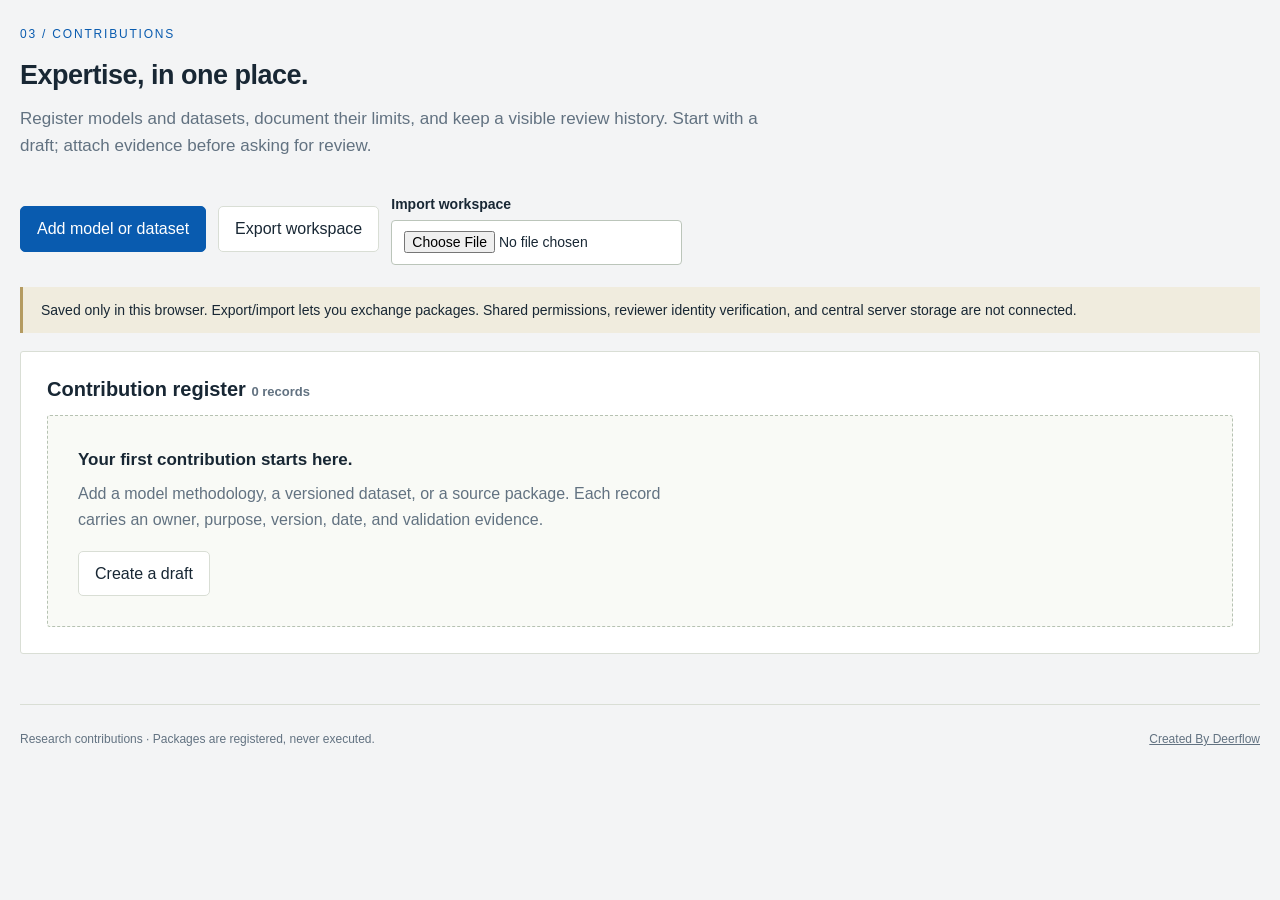
<file: contributions.html>
<!doctype html><html lang="en"><head><meta charset="utf-8"><meta name="viewport" content="width=device-width,initial-scale=1"><title>Specialist contributions · Risk Radar</title><link rel="stylesheet" href="app/workspace.css"><style>body{--paper:#f3f4f5;--ink:#182734;--green:#095baf;--muted:#627281}main{margin:0;padding:20px;max-width:none}.intro{padding:0 0 16px}h1{font:600 27px 'Segoe UI',sans-serif;letter-spacing:-.5px}h2{font:600 20px 'Segoe UI',sans-serif}.panel,.empty{border-radius:3px}</style></head><body><main><div id="app"></div><footer>Research contributions · Packages are registered, never executed.<a href="https://deerflow.tech" target="_blank" rel="noopener">Created By Deerflow</a></footer></main>
<dialog id="editor"><div class="dialoghead"><h2>Register a model or dataset</h2><button type="button" id="close" aria-label="Close editor">×</button></div><form id="entryform"><input type="hidden" name="id"><div class="fields"><label>Type<select name="kind"><option>Model</option><option>Dataset</option></select></label><label>Version<input name="version" required placeholder="1.0"></label></div><label>Title<input name="title" required></label><label>Owner and specialization<input name="owner" required placeholder="Name · specialist area"></label><div class="fields"><label>Company scope<select id="companyscope" name="company"></select></label><label>As-of date<input name="asof" type="date" required></label></div><label>Question this answers<textarea name="purpose" required></textarea></label><label>Model or dataset URL<input name="url" type="url" required placeholder="https://"></label><label>Inputs, units, assumptions and limitations<textarea name="limits" required></textarea></label><label>Validation or source evidence URL<input name="evidence" type="url" placeholder="https://"></label><label>Optional JSON package (500 KB maximum)<input name="file" type="file" accept=".json,application/json"></label><p id="formerror" role="alert"></p><button type="submit" class="primary">Save draft</button></form></dialog><script src="app/workspace.js"></script></body></html>
</file>
<file: app/radar-workbench.css>
/* Workbench layer: preserves the upstream research and computation surfaces. */
.wrap:has(#tab-start:not([style*="display: none"])) #tabhero{display:none}.start-head h2{font-size:28px!important}.start-head{padding-top:12px!important}.research-label{margin-bottom:10px!important}
@media(max-width:600px){.quick-actions{grid-template-columns:repeat(3,1fr);gap:6px}.quick-actions button{padding:9px 4px!important;gap:3px!important;align-items:flex-start!important}.quick-actions strong{font-size:12px!important}.quick-actions small,.quick-actions .step{display:none}.guide-strip{font-size:11px!important}.research-controls{padding:12px!important}}
.tabs{flex-wrap:nowrap!important}.tabs .tabbtn,.tabs .nav-label{flex-shrink:0}.start-head h2{text-transform:none!important}
.market-disclosure{margin:12px 0;color:var(--ink2)}.market-disclosure summary{font-size:12px}.browse-companies .persona{display:flex!important;flex-wrap:wrap;margin-top:12px}
body,body.editorial{--bg:#f3f4f5;--card:#fff;--card2:#e9edf1;--ink:#182734;--ink2:#465765;--ink3:#627281;--line:#d6dee5;--accent:#095baf;--th:#095baf;background:var(--bg);color:var(--ink);font:14px/1.55 'Hanken Grotesk','Segoe UI',sans-serif;padding:24px 32px}
body::before,body::after,.hmotif{display:none!important}
.wrap{margin-left:224px;max-width:1400px}.wrap>div:first-child{border-bottom:1px solid var(--line);padding-bottom:14px}
h1,h2,h3,.brand,#tabhero .ht{font-family:'Hanken Grotesk','Segoe UI',sans-serif!important;letter-spacing:-.025em}
h1{font-size:20px!important}h2{font-size:20px}.card,.kpi,.hedgecard{border:1px solid var(--line);border-radius:3px;box-shadow:none!important;background:var(--card);backdrop-filter:none!important}
.brand{left:24px;top:25px;font-size:23px;font-weight:700;color:#f4f8fc;width:190px}.brand:before{content:'◎  INDIA / RESEARCH';font:10px 'Spline Sans Mono',monospace;letter-spacing:.14em;color:#8ba9c0}.brand .brow{margin-top:8px}.brand button{background:#243a4d;color:#d4e2ed;border-color:#405367}#themebtn{display:none}
.tabs{width:224px;padding:148px 14px 24px;background:#132b3d;gap:3px;border:0}.tabs .tabbtn{color:#c3d1dc;border-radius:3px;font-size:13px;padding:9px 12px;animation:none!important;box-shadow:none!important}.tabs .tabbtn:hover{background:#243f54;color:white}.tabs .tabbtn.on{background:#d6e8f7;color:#103d61;box-shadow:none}.nav-label{color:#809bae;font-size:10px;letter-spacing:.13em;text-transform:uppercase;padding:20px 12px 5px}
#tabhero{background:none!important;border:0!important;padding:24px 0 12px!important;margin:0!important;min-height:0!important;box-shadow:none!important}#tabhero .ht{font-size:29px;color:var(--ink)}#tabhero .hs{max-width:760px;font-size:14px;color:var(--ink2)}
#live{padding:9px 14px;margin:14px 0;font-size:12px}#live .mrow{margin:3px 0;gap:18px}#live .mrow b{font-size:14px}.persona{display:none!important}
.guide-strip{display:flex;gap:12px;align-items:center;padding:10px 14px;border:1px solid #d6d7ca;background:#f4f1e4;color:#62562d;font-size:12px;margin:6px 0 18px}.guide-strip button{margin-left:auto;white-space:nowrap}
.start-head{display:grid;grid-template-columns:1.3fr 1fr;gap:36px;padding:12px 0 28px}.start-head h2{font-size:36px;line-height:1.12;margin:0 0 15px;max-width:510px}.start-head p{color:var(--ink2);max-width:490px}.research-label{font:11px 'Spline Sans Mono',monospace;color:var(--accent);letter-spacing:.1em;margin-bottom:16px}.quick-actions{display:grid;border-top:1px solid var(--line)}.quick-actions button{border:0;border-bottom:1px solid var(--line);background:transparent;text-align:left;color:var(--ink);padding:16px 8px;cursor:pointer;font:inherit;display:flex;gap:16px;align-items:center}.quick-actions button:hover{background:#e3ebf2}.quick-actions strong{display:block;font-size:16px}.quick-actions small{color:var(--ink2)}.step{font:12px 'Spline Sans Mono',monospace;color:var(--accent)}
.research-table{background:var(--card);border:1px solid var(--line)}.research-controls{display:flex;gap:14px;padding:18px;align-items:end;flex-wrap:wrap;border-bottom:1px solid var(--line)}.research-controls label{font-size:12px;font-weight:600;flex:1}.research-controls input,.research-controls select{display:block;margin-top:6px;width:100%;max-width:none;padding:10px;border:1px solid #acbac5;background:white;color:var(--ink);border-radius:3px;font:inherit}.research-controls label:first-child{flex:2}.table-scroll{overflow:auto}.research-table table{width:100%;border-collapse:collapse}.research-table th{text-align:left;font-size:11px;color:var(--ink3);padding:12px 18px;border-bottom:1px solid var(--line);white-space:nowrap}.research-table td{padding:12px 18px;border-bottom:1px solid var(--line)}.research-table tr:hover td{background:#f1f6fa}.research-table td small{display:block;color:var(--ink3)}.company-link{border:0;background:none;padding:0;color:var(--accent);font:600 14px inherit;text-align:left;cursor:pointer}.meter{display:inline-flex;align-items:center;gap:10px;font-variant-numeric:tabular-nums}.meter i{display:block;background:#dce5ec;width:60px;height:5px}.meter i b{display:block;background:#467a9c;height:5px}.result-count{margin:12px 18px;color:var(--ink3);font-size:12px}.company-context{display:flex;gap:10px;align-items:center;flex-wrap:wrap;border-bottom:1px solid var(--line);padding:12px 0;margin-bottom:12px}.company-context strong{margin-right:auto}.company-context button,.guide-strip button{font:inherit;border:1px solid var(--line);background:var(--card);color:var(--accent);padding:6px 12px;cursor:pointer;border-radius:3px}
.company-section-nav{display:flex;gap:6px;flex-wrap:wrap;margin:12px 0}.company-section-nav a{padding:6px 10px;border:1px solid var(--line);font-size:12px;text-decoration:none}.company-section-nav a:hover{background:var(--card2)}
#panel{scroll-margin-top:20px}#panel>.card{border-top:3px solid #47718d}.browse-companies{border:1px solid var(--line);padding:12px;background:var(--card);margin-bottom:18px}.browse-companies>summary{font-size:13px}#contribution-frame{width:100%;height:1000px;border:1px solid var(--line);background:#fff}button:focus-visible,a:focus-visible,summary:focus-visible,input:focus-visible,select:focus-visible{outline:3px solid #c78a21;outline-offset:3px}.t td{line-height:1.5}svg{max-width:100%}
@media(min-width:1600px){.wrap{margin-right:auto}}@media(max-width:920px){body,body.editorial{padding:16px}.wrap{margin-left:0}.brand{display:none}.tabs{position:relative;inset:auto;width:auto;padding:8px;display:flex;flex-direction:row;flex-wrap:nowrap;overflow:auto;margin:12px 0}.tabs .tabbtn{flex-shrink:0}.nav-label{display:none}.start-head{gap:20px}.start-head h2{font-size:29px}}@media(max-width:600px){.start-head{grid-template-columns:1fr;gap:12px}.research-controls{display:block}.research-controls label{display:block;margin-bottom:12px}.research-table td,.research-table th{padding:10px}.guide-strip{align-items:flex-start;flex-wrap:wrap}.guide-strip button{margin-left:0}.company-context strong{width:100%}.card{padding:12px!important}.crow{flex-wrap:wrap}.crow .cn{text-align:left}#tabhero .ht{font-size:25px}}
@media(prefers-reduced-motion:reduce){*,*::before,*::after{animation:none!important;transition:none!important;scroll-behavior:auto!important}}@media print{.tabs,.guide-strip,.company-context,.company-section-nav,.start-head{display:none!important}.wrap{margin:0}body{padding:0;background:white}}
</file>
<file: app/radar-atlas.css>
body.atlas{--bg:#101a21;--card:#18262f;--card2:#20343f;--ink:#e4eef0;--ink2:#a2b6c0;--ink3:#8ba0ab;--line:#30424c;--accent:#a4dec9;--th:#a4dec9;background:#101a21;color:var(--ink);padding:0 40px 30px;font-size:14px}
.tree-zoom{display:flex;align-items:end;gap:4px}.tree-zoom button{padding:11px 12px;border:1px solid #3c5663;background:#213640;color:#c7dce4;border-radius:8px;cursor:pointer}.atlas .tabs .tabbtn.on:hover{background:#a4dec9;color:#142d29}
.atlas #tab-cockpit .market-disclosure{display:block!important;color:#9db6c3}
.atlas .wrap{margin:0 auto;max-width:1440px;padding-top:110px}.atlas .old-header,.atlas .nav-label,.atlas .market-disclosure,.atlas .company-section-nav,.atlas .hmotif{display:none!important}.atlas .brand{position:absolute;top:27px;left:40px;width:auto;color:#e4eef0}.atlas .brand:before{display:none}.atlas-logo{font-size:27px;display:flex;gap:10px;align-items:center}.atlas-logo b{font-weight:650;letter-spacing:-1.4px}.atlas-logo b span{font-weight:400;color:#a4dec9}
.atlas .tabs{position:absolute;top:24px;right:40px;left:auto;bottom:auto;width:auto;height:auto;max-width:calc(100% - 280px);flex-direction:row;gap:5px;overflow:visible;padding:5px;background:#1a2a33;border:1px solid #30424c;border-radius:14px;z-index:40}.atlas .tabs .tabbtn{border-radius:9px;color:#a9bdc7;padding:10px 15px;font-size:13px}.atlas .tabs .tabbtn.on{background:#a4dec9;color:#142d29}.atlas .tabs .tabbtn:hover{background:#2d454e;color:#fff}.atlas-more{margin:0;position:relative}.atlas-more>summary{padding:10px 15px;list-style:none;color:#a9bdc7;font-size:13px}.atlas-more.active>summary{color:#a4dec9}.more-menu{position:absolute;right:0;top:48px;background:#1a2a33;border:1px solid #45606d;border-radius:12px;min-width:225px;padding:8px;box-shadow:0 20px 50px #0007}.more-menu button{display:block;width:100%}.atlas .guide-strip{background:none;border:0;padding:0;margin:0 0 22px;color:#91a6b1;justify-content:flex-end;font-size:11px}.atlas .guide-strip button{font-size:11px;background:none;border:0;color:#a4dec9;padding:0 0 0 12px;margin-left:0}.atlas .start-head{padding:0 0 30px!important;align-items:center;grid-template-columns:1.5fr 1fr;gap:30px}.atlas .start-head h2{font-size:clamp(29px,3vw,43px)!important;font-weight:500;line-height:1.16;margin:12px 0 0;color:#eef5f5;letter-spacing:-1.5px}.start-head h2 em{font-style:normal;color:#90adba}.atlas-eyebrow{font:10px 'Spline Sans Mono',monospace;letter-spacing:.15em;color:#a4dec9}.atlas-map-link{display:flex;align-items:center;gap:25px;justify-content:center;cursor:pointer;border:1px solid #405c62;border-radius:15px;background:radial-gradient(ellipse at 20% 40%,#2c494b,transparent 70%),#1b3036;color:#b4e5d5;padding:22px;font:inherit;text-align:left}.atlas-map-link:hover{border-color:#a4dec9}.mini-network{font:22px/1.8 monospace;white-space:nowrap;color:#80bfaa}.atlas-map-link strong{max-width:150px;font-weight:500;font-size:16px}.universe-strip{display:flex;gap:35px;padding:20px 0;color:#90a8b5;font-size:12px}.universe-strip b{font-size:19px;color:#e2edef;margin-right:6px;font-weight:500}.universe-key{margin-left:auto;align-self:center;font-size:11px}
.atlas .research-table{border:1px solid #30424c;border-radius:16px;overflow:hidden;background:#16242d}.atlas .research-controls{padding:16px 20px;background:#1a2a33;gap:16px}.atlas .research-controls label{font-size:10px;font-weight:400;color:#9db4bf;flex:1}.atlas .research-controls label:first-child{flex:3}.atlas .research-controls input,.atlas .research-controls select{background:#111e26;color:#d5e5eb;border:1px solid #38505b;border-radius:8px;padding:10px;font-size:13px}.atlas .research-table th{color:#829da9;font-size:10px;font-weight:500;border-color:#2b3f49}.atlas .research-table td{padding:16px 20px;border-color:#253a44}.atlas .research-table td small{font-size:11px;color:#819ca9;margin-top:4px}.atlas .research-table tr:hover td{background:#203540}.atlas .company-link{color:#e2edef;font-size:14px;font-weight:500}.atlas .meter{color:var(--score-color)}.atlas .meter i{background:#2c414b;width:80px;border-radius:3px}.atlas .meter i b{background:var(--score-color);border-radius:3px}.atlas .research-table td:last-child button{background:transparent;color:#9bcdbd;border:0;font-size:12px}.atlas .result-count{font-size:11px;color:#8ca5b2}.atlas .card,.atlas .kpi,.atlas .hedgecard{border-radius:12px;background:#18262f;border-color:#30424c}.atlas #tabhero{padding:4px 0 22px!important}.atlas #tabhero .ht{color:#e2edef;font-size:30px}.atlas #tabhero .hs{display:none}.atlas .company-context{border:0;padding:0;margin-bottom:16px}.atlas .company-context button,.atlas .ghost,.atlas .co,.atlas select,.atlas input{background:#213640;color:#c7dce4;border-color:#3a5360}.atlas .company-context strong{font-size:22px;font-weight:500}.atlas .browse-companies{background:#16242d;border-color:#30424c;border-radius:8px}.atlas .browse-companies summary{font-weight:400;color:#9db6c3}.atlas .brief-disclosure{border-top:1px solid #30424c;margin:0;padding:14px 0}.atlas .brief-disclosure summary{font-size:13px;font-weight:500;color:#c8dbe3}.atlas .brief-disclosure[open] summary{margin-bottom:15px;color:#a4dec9}.atlas .brief-tree-link{margin-bottom:18px}.atlas .lbl{color:#90a8b5}.atlas h2{color:#d1e2e9}.atlas .sub{color:#91a9b5}.atlas .kcap,.atlas .meta{color:#90a8b5}.atlas .t th,.atlas .t td{border-color:#30424c}.atlas .ptile{background:#203640}.atlas .atlas-action{border:1px solid #54766e;border-radius:8px;background:#26453f;color:#b6ecdb;padding:10px 13px;cursor:pointer;font:500 12px 'Hanken Grotesk',sans-serif}.atlas .atlas-action:hover{background:#345e55}.atlas-heading{display:flex;align-items:center;justify-content:space-between;margin-bottom:22px}.atlas-heading h2{font-size:34px;font-weight:500;text-transform:none;margin:8px 0;letter-spacing:-1px}.approx-label{font-size:11px;color:#d4c18d;border:1px solid #5b5846;border-radius:25px;padding:5px 10px}.tree-toolbar{display:flex;gap:16px;margin-bottom:20px}.tree-toolbar label{font-size:11px;color:#91a9b5}.tree-toolbar select{display:block;padding:11px 14px;margin-top:6px;border:1px solid #3c5663;border-radius:9px;font:14px 'Hanken Grotesk',sans-serif;max-width:100%}.tree-picker{flex:1}.tree-picker select{width:100%;max-width:450px}.tree-layout{display:grid;grid-template-columns:minmax(0,1fr) 245px;border:1px solid #38505c;border-radius:16px;overflow:hidden;min-height:460px}.tree-canvas{background-image:radial-gradient(#3b515c 1px,transparent 1px);background-size:20px 20px;background-color:#13232c;min-width:0}.tree-caption{padding:18px 24px;color:#9eb9c5;font-size:11px;border-bottom:1px solid #29414d;background:#162832}#tree-graph{overflow:auto;max-height:650px;padding:12px}.tree-stage{position:relative}.tree-stage svg{position:absolute;max-width:none;pointer-events:none}.tree-stage path{fill:none;stroke:#4d7a7b;stroke-width:1.7}.tree-node{position:absolute;width:235px;min-height:64px;text-align:left;border:1px solid #3e6269;border-radius:10px;background:#1c3440;color:#e0ecee;padding:12px 15px;cursor:pointer;box-shadow:0 5px 15px #0002}.tree-node span{display:block;font:500 13px 'Hanken Grotesk',sans-serif}.tree-node small{display:block;margin-top:5px;color:#8eacb9;font-size:10px}.tree-node.company{border-left:3px solid #a4dec9;background:#23423e}.tree-node.product{border-left:3px solid #d3b776}.tree-node.commodity{border-left:3px solid #7ca9d1}.tree-node.selected,.tree-node:hover{outline:2px solid #a4dec9;outline-offset:3px}#tree-inspector{padding:25px 20px;background:#1a2c35;border-left:1px solid #38505c}#tree-inspector h3{font-size:22px;font-weight:500;line-height:1.3;margin:14px 0 28px}#tree-inspector p{font-size:12px;color:#91a9b5}.inspector-metric{margin-bottom:28px}.inspector-metric b{font:500 38px 'Hanken Grotesk',sans-serif;display:block;color:#b8e4d6}.inspector-metric b small{font-size:16px;color:#89a5af;margin-left:5px}.inspector-metric>span{font-size:11px;color:#91a9b5}.tree-footnote{font-size:11px;color:#7f9ba9;max-width:880px;margin-top:16px}.tree-empty{padding:15px 25px;color:#9eb9c5}.atlas-credit{display:block;text-align:right;font-size:10px;color:#6e8b98;margin-top:30px}.atlas[data-view=dependencies] #tabhero{display:none}.atlas .research-table .table-scroll{max-height:560px;overflow:auto}.atlas .research-table thead{position:sticky;top:0;background:#16242d;z-index:1}
@media(max-width:1050px){body.atlas{padding:0 22px 24px}.atlas .brand{left:22px}.atlas .tabs .tabbtn{padding:10px}.atlas .tabs{right:22px;max-width:calc(100% - 230px)}.tree-layout{grid-template-columns:minmax(0,1fr) 200px}.universe-key{display:none}}
@media(max-width:760px){body.atlas{padding:0 16px 20px}.atlas .wrap{padding-top:145px}.atlas .brand{display:block;left:18px;top:17px}.atlas .tabs{top:70px;left:16px;right:16px;max-width:none;overflow:visible;gap:0;justify-content:space-between}.atlas .tabs .tabbtn{font-size:10px;padding:8px 6px;white-space:normal}.atlas-more>summary{font-size:10px;padding:8px 6px}.atlas .guide-strip{margin-bottom:14px}.atlas .start-head{grid-template-columns:1fr;gap:18px;padding-bottom:8px!important}.atlas .start-head h2{font-size:30px!important}.atlas-map-link{padding:10px 16px;justify-content:space-between}.atlas-map-link strong{max-width:none;font-size:13px}.mini-network{font-size:15px;line-height:1.1}.universe-strip{gap:16px;font-size:10px}.universe-strip b{font-size:17px}.atlas .research-controls{display:flex;flex-wrap:wrap;padding:12px!important;gap:10px}.atlas .research-controls label{min-width:110px;margin:0}.atlas .research-controls label:first-child{flex-basis:100%}.atlas .research-table td{padding:13px 12px}.atlas .research-table th{padding:10px 12px}.atlas .research-table td:nth-child(3),.atlas .research-table th:nth-child(3),.atlas .research-table td:last-child,.atlas .research-table th:last-child{display:none}.atlas .research-table td:first-child{min-width:160px}.atlas .meter i{width:38px}.tree-layout{grid-template-columns:1fr}.tree-toolbar{flex-wrap:wrap;gap:10px}.tree-picker{min-width:180px}.tree-layout #tree-inspector{border-left:0;border-top:1px solid #38505c;padding:20px}.inspector-metric{display:inline-block;margin:0 30px 20px 0}.atlas-heading h2{font-size:28px}.approx-label{font-size:9px}.atlas .tree-node{touch-action:manipulation}.atlas .more-menu{right:0}.atlas .company-context strong{width:100%}}
@media(max-width:760px){.atlas .tabs{display:grid;grid-template-columns:repeat(3,minmax(0,1fr));margin:0;padding:5px;gap:3px}.atlas .tabs .tabbtn{min-width:0;text-align:center;padding:9px 4px;font-size:11px}.atlas-more>summary{text-align:center;font-size:11px;padding:9px 4px}.atlas .wrap{padding-top:180px}.atlas .more-menu{min-width:220px}.tree-caption::after{content:' · Swipe to explore';color:#a4dec9}.tree-toolbar label{min-width:0}.approx-label{max-width:130px;text-align:center}}
@media print{body.atlas{background:white;color:black}.atlas .tabs,.atlas .brand,.atlas .guide-strip{display:none}.atlas .wrap{padding-top:0}.atlas .card{background:white;color:black}.brief-disclosure>*{display:block!important}}
</file>
<file: app/radar-markets.css>
.scenario-examples,.market-tools{display:flex;gap:12px;align-items:end;flex-wrap:wrap;padding:16px;background:var(--card);border:1px solid var(--line);border-radius:12px;margin:15px 0}.scenario-examples label{flex:1;min-width:220px;font-size:12px}.scenario-examples select,.market-tools select,.market-tools input[type=search]{display:block;padding:10px;border:1px solid var(--line);border-radius:8px;font:inherit}.scenario-examples select{width:100%;margin-top:5px}.scenario-examples p{width:100%;margin:0;font-size:12px;color:var(--ink2)}.scenario-examples p:empty{display:none}.scenario-examples button:disabled{opacity:.4;cursor:default}.market-tools label{font-size:12px}.market-tools input[type=checkbox]{width:auto}.market-tools input[type=search]{flex:1;min-width:180px}#quotes-state{font-size:12px;color:var(--ink2)}.market-intro h2{font-size:26px;text-transform:none}.market-intro p{color:var(--ink2);font-size:13px}#quotes-rows td{font-size:12px}#quotes-rows td:first-child{max-width:330px}#quotes-rows a{font-size:10px}.quote-card{display:flex;gap:12px;align-items:center;flex-wrap:wrap;padding:16px 20px;margin-bottom:16px;background:#203730;border:1px solid #476a5e;border-radius:12px}.quote-card .quote-label{width:100%;font-size:10px;text-transform:uppercase;color:#a4cbbd}.quote-card>b{font-size:25px;color:#b8e4d6}.quote-card small{font-size:12px}.quote-card .meta{font-size:11px}.market-shortcut{margin-right:auto!important}.atlas #tab-markets .research-table td,.atlas #tab-markets .research-table th{display:table-cell!important}#scdials input,#scassume input{accent-color:#a4dec9}.atlas #tab-scenarios>.lbl{font-size:11px;margin-top:22px}
.atlas [hidden]{display:none!important}
@media screen{.atlas .brand{display:flex!important}}
</file>
<file: app/workspace.css>
:root{--paper:#f5f4ef;--ink:#20342e;--muted:#65716a;--line:#d9ded5;--green:#245947;--white:#fff;--amber:#855e19}*{box-sizing:border-box}body{margin:0;background:var(--paper);color:var(--ink);font:16px/1.6 'Segoe UI',sans-serif}a{color:var(--green)}button,input,select,textarea{font:inherit}button,a,input,select,textarea,summary{outline-offset:4px}button{cursor:pointer;border:1px solid var(--line);background:white;color:var(--ink);padding:9px 16px;border-radius:5px}button:hover{background:#edf2e9}button:disabled{opacity:.5;cursor:not-allowed}.primary{background:var(--green);color:white;border-color:var(--green)}.primary:hover{background:#163e30}.sidebar{width:242px;position:fixed;inset:0 auto 0 0;padding:35px 25px;background:#e9ede4;border-right:1px solid var(--line);display:flex;flex-direction:column}.brand{text-decoration:none;font-size:23px;font-weight:650;display:flex;gap:12px;align-items:center}.mark{font:italic 35px Georgia;background:var(--ink);color:#f6f1db;width:43px;text-align:center;border-radius:50%}.eyebrow,.topbar{font-size:11px;letter-spacing:1.8px;font-weight:650}.eyebrow{margin:42px 0 17px;color:var(--muted)}nav{display:grid;gap:8px}nav a{padding:12px 10px;text-decoration:none;border-radius:5px;color:var(--muted);font-size:12px}nav a span{margin-left:14px;font-size:15px}nav a.active{background:#fff;color:var(--green);font-weight:650}.sidebar-bottom{margin-top:auto;font-size:14px}.sidebar-bottom small{display:block;color:var(--muted);border-top:1px solid var(--line);padding-top:20px}main{margin-left:242px;padding:0 48px;max-width:1600px}.topbar{padding:24px 0;border-bottom:1px solid var(--line);display:flex;justify-content:space-between;color:var(--muted);gap:20px}h1{font:normal clamp(34px,4vw,54px)/1.15 Georgia,serif;letter-spacing:-1.6px;margin:14px 0}h2{font:normal 27px/1.25 Georgia,serif;margin:0 0 14px}h3{font-size:17px;margin:0 0 8px}p{margin:8px 0 18px}.intro{padding:40px 0 30px;max-width:760px}.intro p{color:var(--muted);font-size:17px}.kicker{font-size:12px;text-transform:uppercase;letter-spacing:1.8px;color:var(--green)}.toolbar{display:flex;gap:12px;align-items:center;flex-wrap:wrap;margin-bottom:22px}.toolbar input{flex:1;min-width:180px}.toolbar label{margin:0}.count,.hint{font-size:13px;color:var(--muted)}input,select,textarea{padding:10px 12px;border:1px solid #bbc5ba;background:white;color:var(--ink);border-radius:4px;max-width:100%;width:100%}label{display:block;font-size:14px;font-weight:600;margin:13px 0}label input,label textarea,label select{display:block;margin-top:5px;font-weight:400}.company-list{border-top:1px solid var(--line)}.company-row{display:grid;grid-template-columns:1.3fr 1fr auto;gap:20px;align-items:center;padding:21px 4px;border-bottom:1px solid var(--line)}.company-row a{font-size:18px;font-weight:600;text-decoration:none}.company-row p{font-size:14px;color:var(--muted);margin:0}.tag{font-size:12px;background:#e7ecdf;padding:4px 10px;border-radius:20px;display:inline-block;color:#46573b}.tag.pending{background:#f5ead0;color:var(--amber)}.panel{background:white;border:1px solid var(--line);border-radius:8px;padding:26px;margin-bottom:20px}.split{display:grid;grid-template-columns:1.4fr 1fr;gap:22px}.empty{border:1px dashed #b6c2b2;padding:30px;background:#f9faf6;border-radius:6px}.empty p{max-width:600px;color:var(--muted)}.actions{display:flex;gap:9px;flex-wrap:wrap;margin-top:18px}.meta{display:flex;gap:22px;flex-wrap:wrap;color:var(--muted);font-size:13px}.record{padding:22px 0;border-bottom:1px solid var(--line)}.record p{max-width:800px;overflow-wrap:anywhere}.record h3{display:flex;gap:12px;align-items:center;flex-wrap:wrap}.fields{display:grid;grid-template-columns:1fr 1fr;gap:15px}details{margin-top:14px}summary{cursor:pointer;color:var(--green)}pre{white-space:pre-wrap;overflow-wrap:anywhere;font-size:12px}footer{border-top:1px solid var(--line);padding:25px 0;margin-top:50px;font-size:12px;color:var(--muted);display:flex;justify-content:space-between;gap:20px}footer a{color:var(--muted)}dialog{border:0;border-radius:10px;padding:30px;width:min(650px,94vw);max-height:90vh;color:var(--ink)}dialog::backdrop{background:#15271ed0}.dialoghead{display:flex;justify-content:space-between;align-items:center}#formerror{color:#963b25}.back{display:inline-block;margin-top:24px}.notice{border-left:3px solid #b49b61;padding:12px 18px;background:#f0ecde;font-size:14px;margin:18px 0} @media(max-width:850px){.sidebar{position:static;width:auto;padding:18px}.sidebar .eyebrow,.sidebar-bottom{display:none}nav{display:flex;margin-top:16px;flex-wrap:wrap}nav a span{margin-left:7px}.brand{font-size:20px}main{margin:0;padding:0 20px}.split{grid-template-columns:1fr}.intro{padding-top:28px}.company-row{grid-template-columns:1fr auto;gap:8px}.company-row p{grid-column:1}.company-row .tag{grid-column:2;grid-row:1/3}.fields{grid-template-columns:1fr}.topbar{font-size:10px}.panel{padding:19px}footer{flex-wrap:wrap}}@media(prefers-reduced-motion:no-preference){.intro{animation:appear .35s ease-out}@keyframes appear{from{opacity:0;transform:translateY(7px)}to{opacity:1;transform:none}}}
</file>
